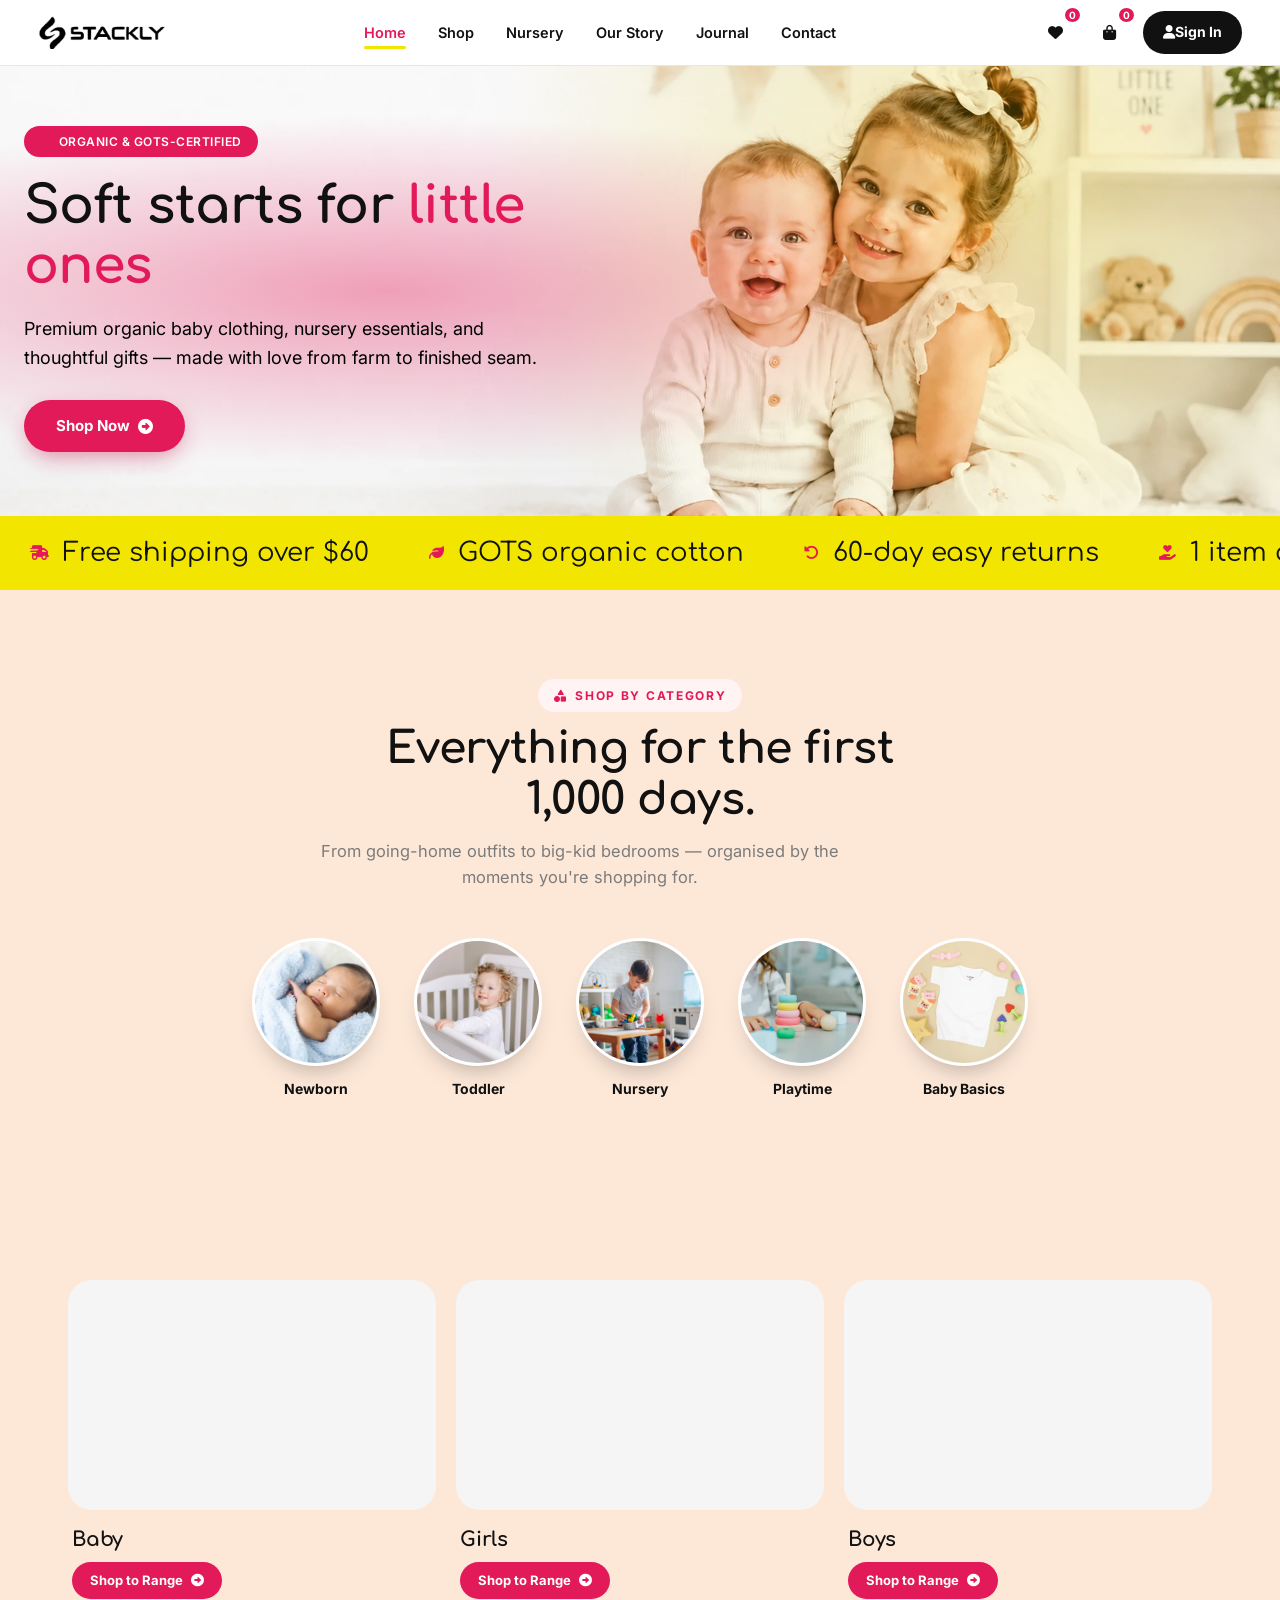
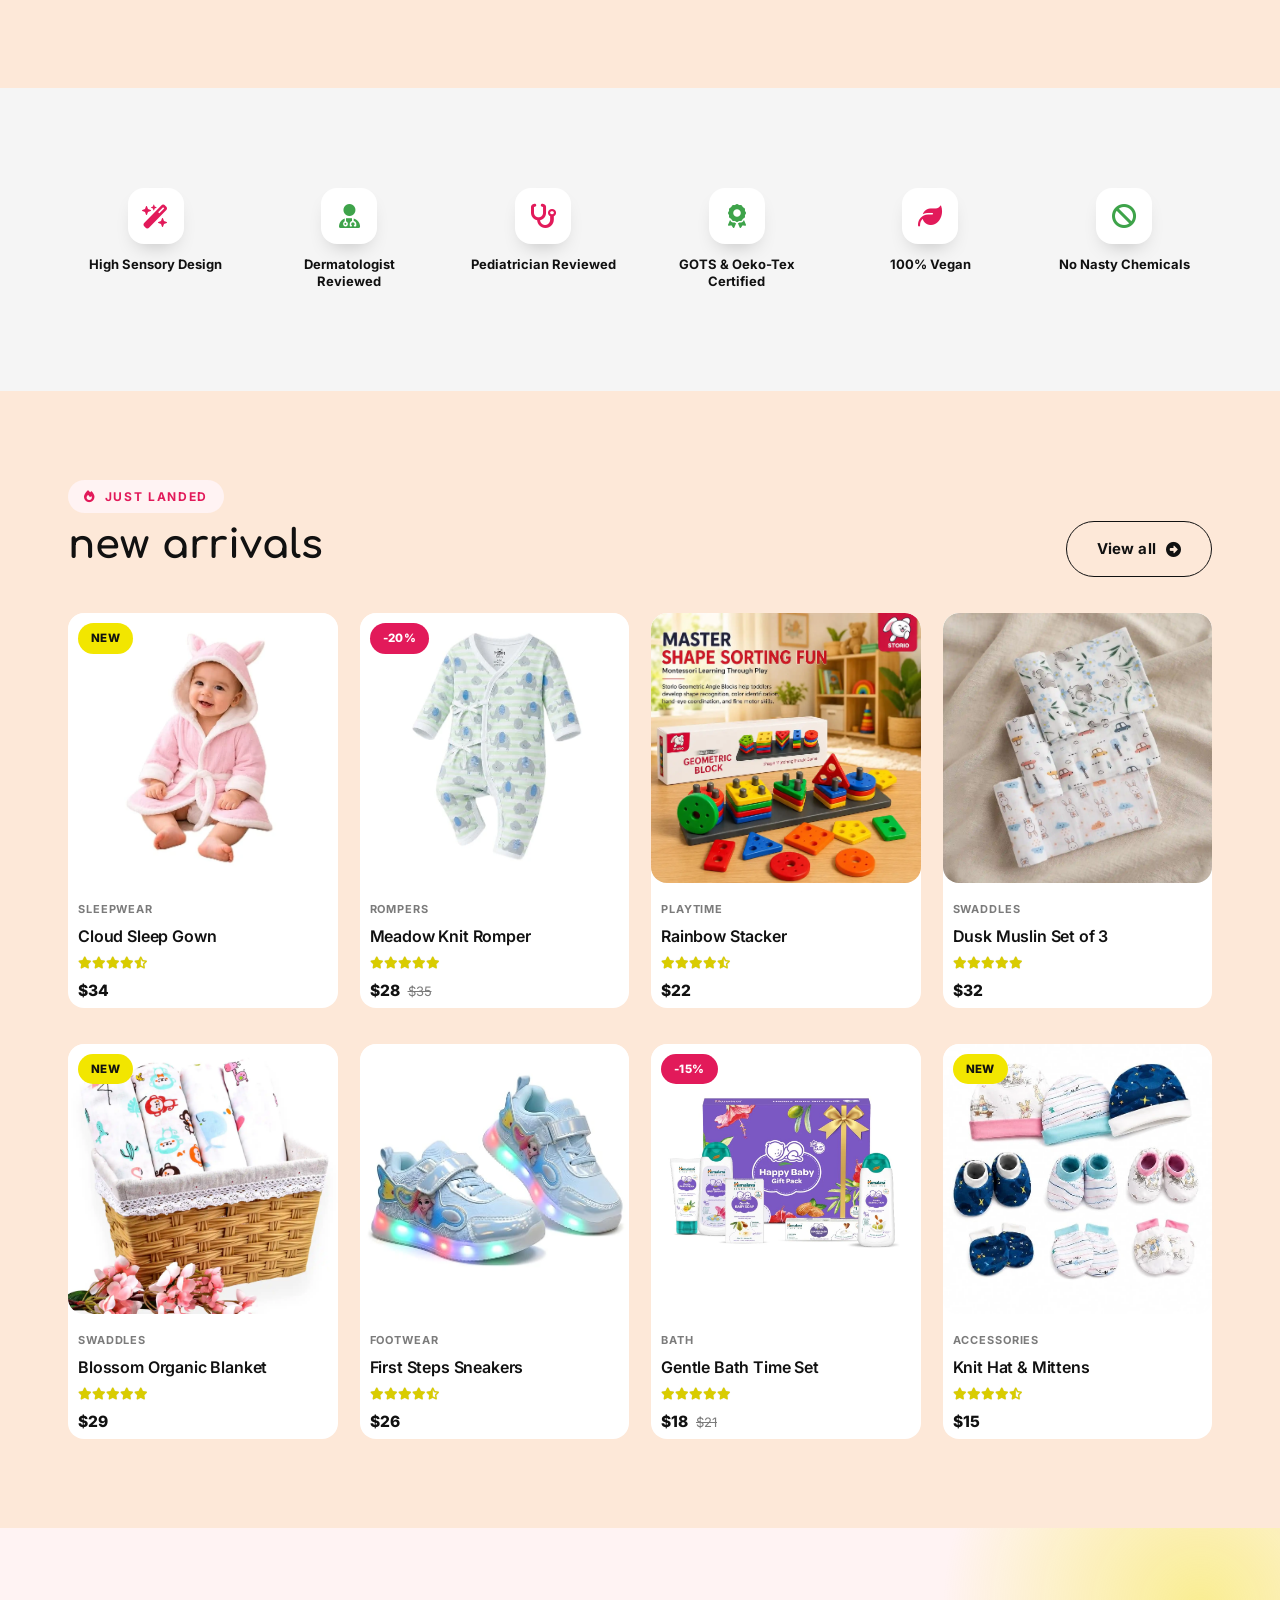
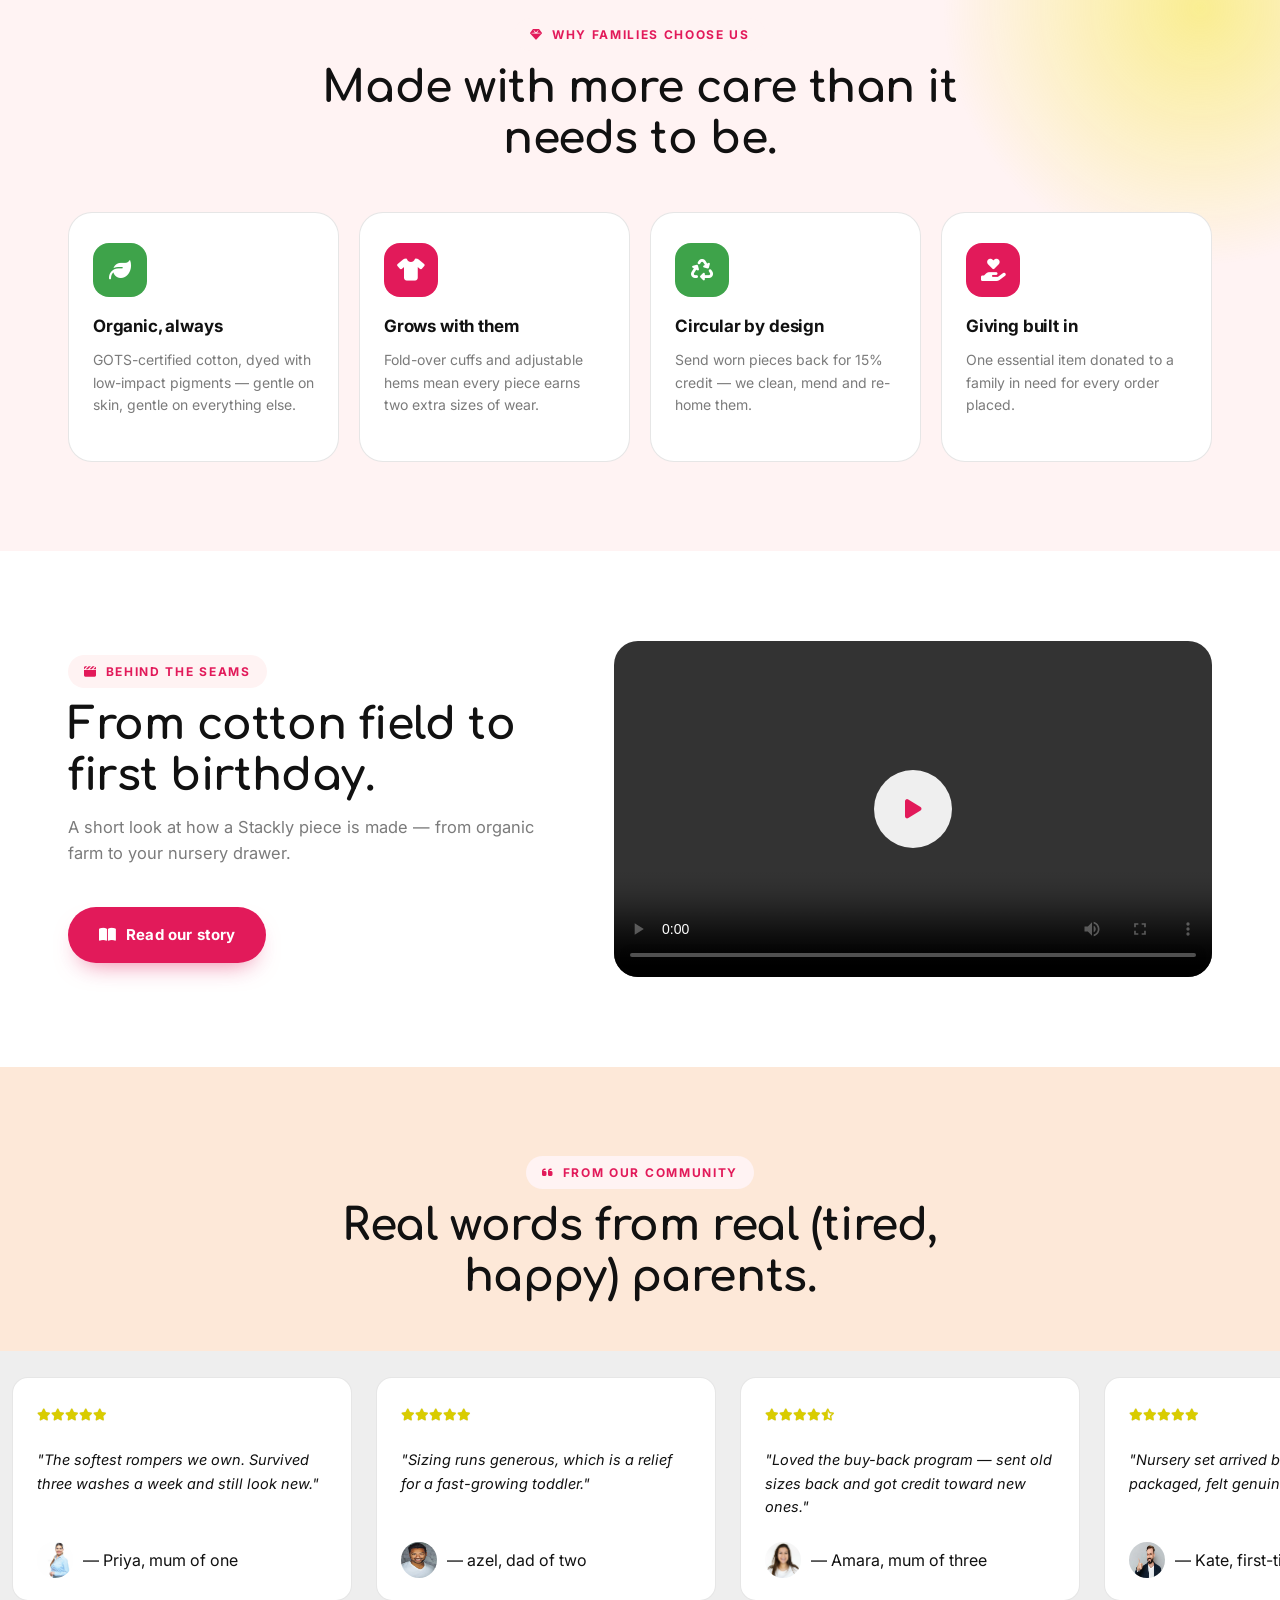
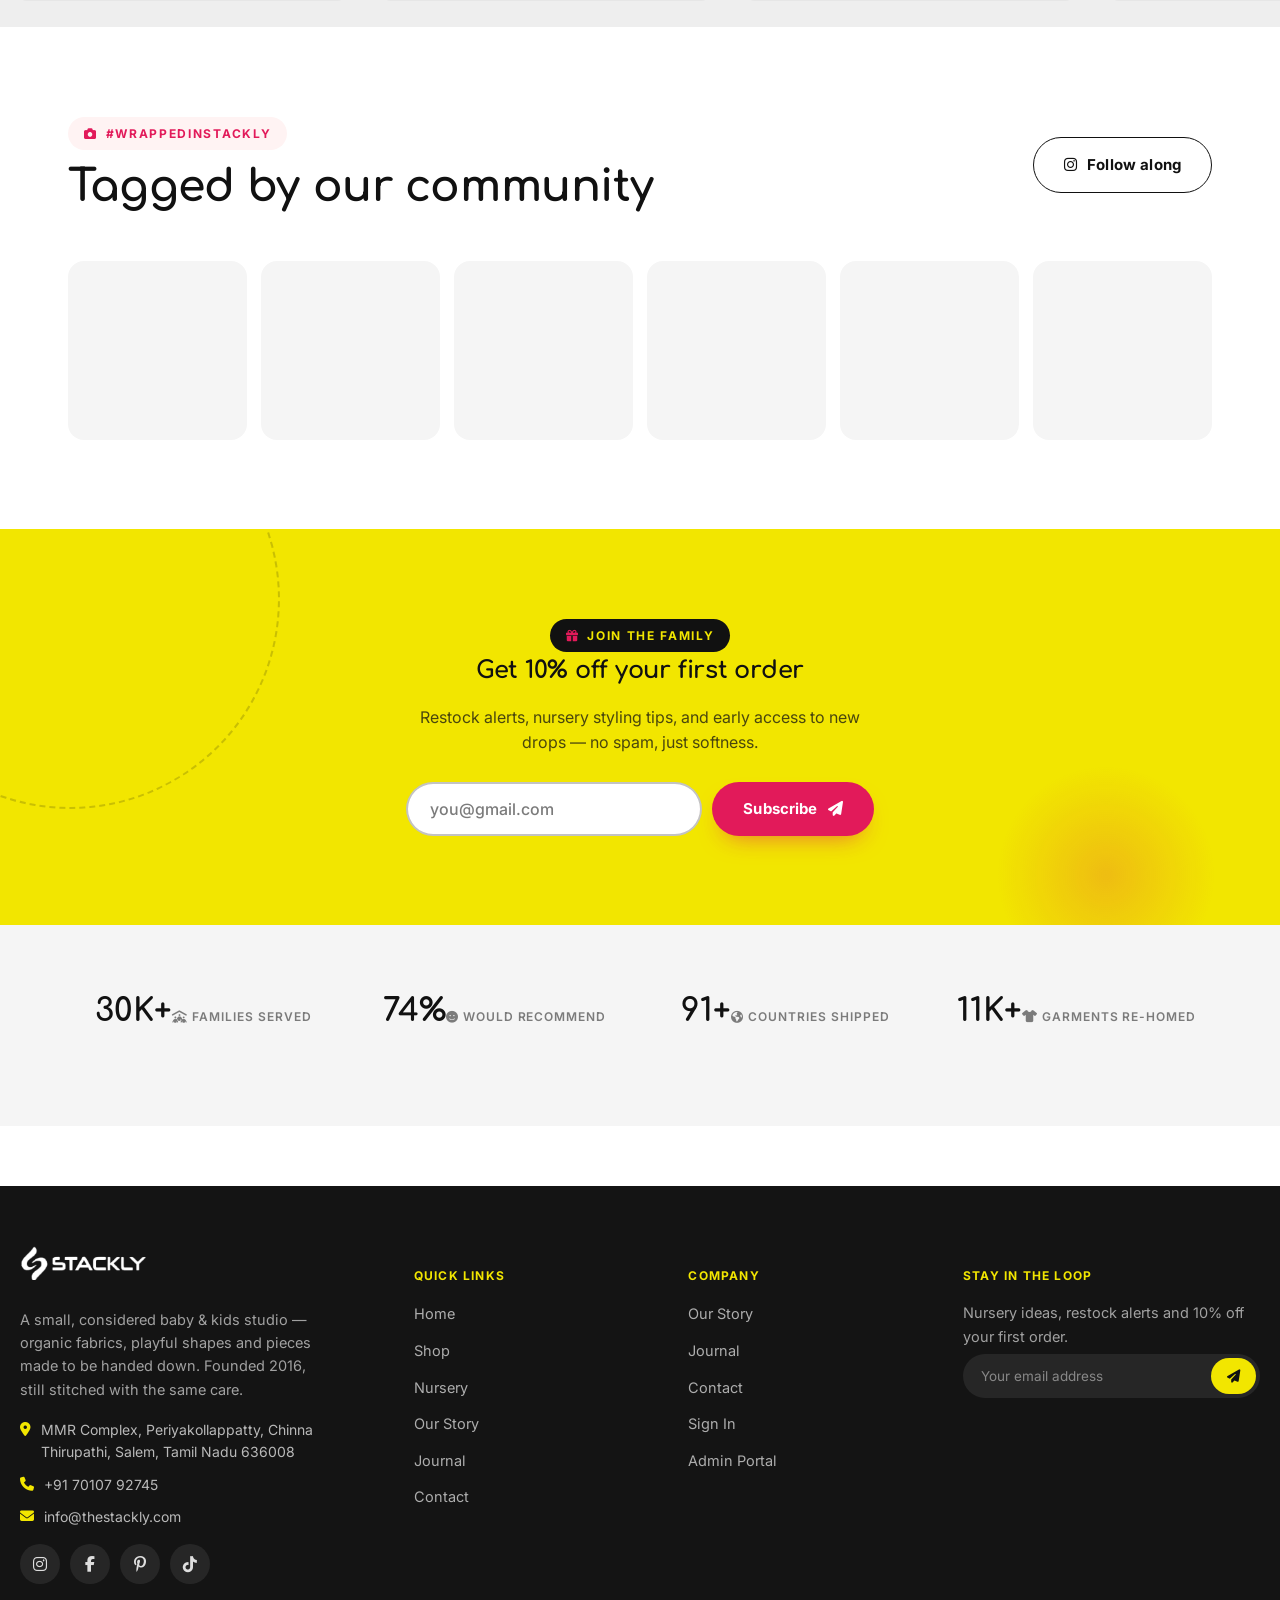
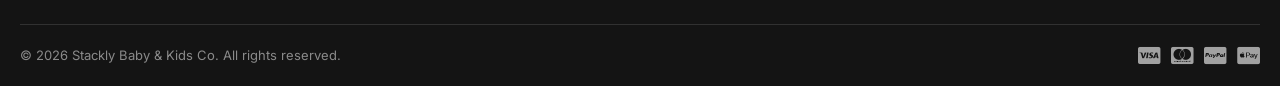
<file: index.html>
<!DOCTYPE html>
<html lang="en">
<head>
<meta charset="UTF-8">
<meta name="viewport" content="width=device-width, initial-scale=1, viewport-fit=cover">
<title>Stackly — Premium Baby &amp; Kids Essentials</title>
<meta name="description" content="Organic, playful baby and kids clothing, nursery decor and gifts — made to be handed down.">
<link rel="preconnect" href="https://fonts.googleapis.com">
<link rel="stylesheet" href="https://cdnjs.cloudflare.com/ajax/libs/font-awesome/6.5.2/css/all.min.css">
<link rel="stylesheet" href="css/style.css">
<link rel="stylesheet" href="css/home.css">
<link rel="preload" as="image" href="Assets/Hero_bg.webp">
</head>
<body>

<header class="site-header">
    <div class="header-inner">
      <div class="header-side left">
        <nav class="main-nav" aria-label="Primary">
          <a href="index.html">Home</a>
          <a href="shop.html">Shop</a>
          <a href="nursery.html">Nursery</a>
          <a href="about.html">Our Story</a>
          <a href="blog.html">Journal</a>
          <a href="contact.html">Contact</a>
        </nav>
      </div>

      <a href="index.html" class="brand">
        <img src="Assets/logo_black (6).webp" alt="Stackly" class="brand-logo">
      </a>

      <div class="header-side right">
        <button class="icon-btn hide-mobile" id="wishBtn" aria-label="Wishlist" onclick="location.href='wishlist.html'">
          <i class="fa-solid fa-heart"></i><span class="badge" id="wishBadge">0</span>
        </button>
        <button class="icon-btn hide-mobile" id="cartBtn" aria-label="Cart" onclick="location.href='cart.html'">
          <i class="fa-solid fa-bag-shopping"></i><span class="badge" id="cartBadge">0</span>
        </button>
        <a href="login.html" class="btn-signin hide-mobile"><i class="fa-solid fa-user"></i><span>Sign In</span></a>
        <button class="hamburger" id="hamburger" aria-label="Open menu" aria-expanded="false">
          <span></span><span></span><span></span>
        </button>
      </div>
    </div>
</header>

<div class="mobile-nav" id="mobileNav">
    <div class="scrim"></div>
    <div class="panel">
      <div class="mobile-nav-top">
        <a href="index.html" class="brand">
          <img src="Assets/logo_black (6).webp" alt="Stackly" class="mobile-brand-logo">
        </a>
        <button class="mobile-close" id="mobileNavClose" aria-label="Close menu"><i class="fa-solid fa-xmark"></i></button>
      </div>
      <ul>
        <li><a href="index.html"><span>Home</span><i class="fa-solid fa-circle-right"></i></a></li>
        <li><a href="shop.html"><span>Shop</span><i class="fa-solid fa-circle-right"></i></a></li>
        <li><a href="nursery.html"><span>Nursery</span><i class="fa-solid fa-circle-right"></i></a></li>
        <li><a href="about.html"><span>Our Story</span><i class="fa-solid fa-circle-right"></i></a></li>
        <li><a href="blog.html"><span>Journal</span><i class="fa-solid fa-circle-right"></i></a></li>
        <li><a href="contact.html"><span>Contact</span><i class="fa-solid fa-circle-right"></i></a></li>
      </ul>
      <div class="mobile-nav-actions">
        <a href="wishlist.html" class="btn btn-outline btn-block"><i class="fa-solid fa-heart"></i> Wishlist <span class="badge" id="wishBadgeMob">0</span></a>
        <a href="cart.html" class="btn btn-outline btn-block"><i class="fa-solid fa-bag-shopping"></i> My Bag <span class="badge" id="cartBadgeMob">0</span></a>
        <a href="login.html" class="btn btn-primary btn-block"><i class="fa-solid fa-user"></i> Sign In</a>
      </div>
      <div class="mobile-nav-foot">
        <a href="404.html" data-social-404 aria-label="Instagram"><i class="fa-brands fa-instagram"></i></a>
        <a href="404.html" data-social-404 aria-label="Facebook"><i class="fa-brands fa-facebook-f"></i></a>
        <a href="404.html" data-social-404 aria-label="Pinterest"><i class="fa-brands fa-pinterest-p"></i></a>
        <a href="404.html" data-social-404 aria-label="TikTok"><i class="fa-brands fa-tiktok"></i></a>
      </div>
    </div>
</div>

<main>

<!-- ============ 1. HERO ============ -->
<section class="hero">
  <div class="hero-svg-decor">
    <!-- Layer 1: Morphing blobs -->
    <svg class="hsd-layer-blobs" viewBox="0 0 400 600" preserveAspectRatio="xMidYMid slice" fill="none">
      <path class="blob-a" d="M-40,180 Q60,80 180,120 Q280,160 340,60 Q400,-20 440,100 Q480,220 380,280 Q280,340 200,300 Q100,260 40,320 Q-40,380 -40,180Z" fill="var(--pink)" opacity=".08"/>
      <path class="blob-b" d="M320,420 Q400,340 460,400 Q520,460 480,540 Q440,620 360,580 Q280,540 300,460 Q320,400 320,420Z" fill="var(--yellow)" opacity=".1"/>
      <path class="blob-c" d="M-20,440 Q40,380 120,420 Q200,460 180,540 Q160,620 80,580 Q0,540 -20,440Z" fill="var(--pink)" opacity=".06"/>
    </svg>
    <!-- Layer 2: Wave curves -->
    <svg class="hsd-layer-waves" viewBox="0 0 400 600" preserveAspectRatio="xMidYMid slice" fill="none">
      <path d="M-20,520 Q80,480 160,500 Q240,520 320,490 Q400,460 440,500 L440,620 L-20,620Z" fill="var(--pink)" opacity=".06"/>
      <path d="M-20,550 Q60,520 140,540 Q220,560 300,530 Q380,500 440,530 L440,620 L-20,620Z" fill="var(--yellow)" opacity=".05"/>
      <path d="M-20,575 Q100,555 180,570 Q260,585 340,565 Q420,545 440,565 L440,620 L-20,620Z" fill="var(--pink)" opacity=".04"/>
    </svg>
    <!-- Layer 3: Floating circles -->
    <svg class="hsd-layer-circles" viewBox="0 0 400 600" preserveAspectRatio="xMidYMid slice" fill="none">
      <circle class="fc" cx="320" cy="100" r="45" fill="var(--pink)" opacity=".1"/>
      <circle class="fc" cx="60" cy="200" r="28" fill="var(--yellow)" opacity=".12"/>
      <circle class="fc" cx="260" cy="320" r="18" fill="var(--pink)" opacity=".08"/>
      <circle class="fc" cx="140" cy="140" r="12" fill="var(--yellow)" opacity=".1"/>
      <circle class="fc" cx="350" cy="400" r="32" fill="var(--pink)" opacity=".07"/>
      <circle class="fc" cx="80" cy="450" r="22" fill="var(--yellow)" opacity=".09"/>
      <circle class="fc" cx="200" cy="80" r="10" fill="var(--pink)" opacity=".1"/>
      <circle class="fc" cx="300" cy="240" r="8" fill="var(--yellow)" opacity=".12"/>
    </svg>
    <!-- Layer 4: Twinkling stars -->
    <svg class="hsd-layer-stars" viewBox="0 0 400 600" preserveAspectRatio="xMidYMid slice" fill="none">
      <path class="tw" d="M340,60 L344,72 L356,72 L346,80 L350,92 L340,84 L330,92 L334,80 L324,72 L336,72Z" fill="var(--yellow)" opacity=".3"/>
      <path class="tw" d="M80,100 L83,108 L91,108 L85,113 L87,121 L80,116 L73,121 L75,113 L69,108 L77,108Z" fill="var(--pink)" opacity=".25"/>
      <path class="tw" d="M300,280 L303,288 L311,288 L305,293 L307,301 L300,296 L293,301 L295,293 L289,288 L297,288Z" fill="var(--yellow)" opacity=".2"/>
      <path class="tw" d="M50,380 L53,388 L61,388 L55,393 L57,401 L50,396 L43,401 L45,393 L39,388 L47,388Z" fill="var(--pink)" opacity=".22"/>
      <path class="tw" d="M220,500 L223,508 L231,508 L225,513 L227,521 L220,516 L213,521 L215,513 L209,508 L217,508Z" fill="var(--yellow)" opacity=".18"/>
      <path class="tw" d="M380,200 L382,206 L388,206 L383,210 L385,216 L380,212 L375,216 L377,210 L372,206 L378,206Z" fill="var(--pink)" opacity=".2"/>
    </svg>
    <!-- Layer 5: Dot grid -->
    <svg class="hsd-layer-dots" viewBox="0 0 400 600" preserveAspectRatio="xMidYMid slice" fill="none">
      <circle cx="40" cy="60" r="2" fill="var(--pink)" opacity=".2"/>
      <circle cx="80" cy="60" r="2" fill="var(--pink)" opacity=".15"/>
      <circle cx="120" cy="60" r="2" fill="var(--pink)" opacity=".2"/>
      <circle cx="160" cy="60" r="2" fill="var(--pink)" opacity=".15"/>
      <circle cx="200" cy="60" r="2" fill="var(--pink)" opacity=".2"/>
      <circle cx="240" cy="60" r="2" fill="var(--pink)" opacity=".15"/>
      <circle cx="280" cy="60" r="2" fill="var(--pink)" opacity=".2"/>
      <circle cx="320" cy="60" r="2" fill="var(--pink)" opacity=".15"/>
      <circle cx="360" cy="60" r="2" fill="var(--pink)" opacity=".2"/>
      <circle cx="60" cy="100" r="2" fill="var(--pink)" opacity=".15"/>
      <circle cx="100" cy="100" r="2" fill="var(--pink)" opacity=".2"/>
      <circle cx="140" cy="100" r="2" fill="var(--pink)" opacity=".15"/>
      <circle cx="180" cy="100" r="2" fill="var(--pink)" opacity=".2"/>
      <circle cx="220" cy="100" r="2" fill="var(--pink)" opacity=".15"/>
      <circle cx="260" cy="100" r="2" fill="var(--pink)" opacity=".2"/>
      <circle cx="300" cy="100" r="2" fill="var(--pink)" opacity=".15"/>
      <circle cx="340" cy="100" r="2" fill="var(--pink)" opacity=".2"/>
      <circle cx="40" cy="140" r="2" fill="var(--pink)" opacity=".2"/>
      <circle cx="80" cy="140" r="2" fill="var(--pink)" opacity=".15"/>
      <circle cx="120" cy="140" r="2" fill="var(--pink)" opacity=".2"/>
      <circle cx="160" cy="140" r="2" fill="var(--pink)" opacity=".15"/>
      <circle cx="200" cy="140" r="2" fill="var(--pink)" opacity=".2"/>
      <circle cx="240" cy="140" r="2" fill="var(--pink)" opacity=".15"/>
      <circle cx="280" cy="140" r="2" fill="var(--pink)" opacity=".2"/>
      <circle cx="320" cy="140" r="2" fill="var(--pink)" opacity=".15"/>
      <circle cx="360" cy="140" r="2" fill="var(--pink)" opacity=".2"/>
      <circle cx="60" cy="180" r="2" fill="var(--pink)" opacity=".15"/>
      <circle cx="100" cy="180" r="2" fill="var(--pink)" opacity=".2"/>
      <circle cx="140" cy="180" r="2" fill="var(--pink)" opacity=".15"/>
      <circle cx="180" cy="180" r="2" fill="var(--pink)" opacity=".2"/>
      <circle cx="220" cy="180" r="2" fill="var(--pink)" opacity=".15"/>
      <circle cx="260" cy="180" r="2" fill="var(--pink)" opacity=".2"/>
      <circle cx="300" cy="180" r="2" fill="var(--pink)" opacity=".15"/>
      <circle cx="340" cy="180" r="2" fill="var(--pink)" opacity=".2"/>
    </svg>
  </div>
  <div class="hero-content">
    <span class="eyebrow"><i class="fa-solid fa-leaf"></i> Organic &amp; GOTS-Certified</span>
    <h1>Soft starts for <span style="color:var(--pink);">little ones</span></h1>
    <p>Premium organic baby clothing, nursery essentials, and thoughtful gifts — made with love from farm to finished seam.</p>
    <a href="404.html" class="hero-shop-btn">Shop Now <i class="fa-solid fa-circle-right"></i></a>
  </div>
</section>

<!-- ============ 2. MARQUEE ============ -->
<section class="marquee-strip" aria-label="Highlights">
  <div class="marquee-track">
    <span><i class="fa-solid fa-truck-fast"></i> Free shipping over $60</span>
    <span><i class="fa-solid fa-leaf"></i> GOTS organic cotton</span>
    <span><i class="fa-solid fa-rotate-left"></i> 60-day easy returns</span>
    <span><i class="fa-solid fa-hand-holding-heart"></i> 1 item donated per order</span>
    <span><i class="fa-solid fa-truck-fast"></i> Free shipping over $60</span>
    <span><i class="fa-solid fa-leaf"></i> GOTS organic cotton</span>
    <span><i class="fa-solid fa-rotate-left"></i> 60-day easy returns</span>
    <span><i class="fa-solid fa-hand-holding-heart"></i> 1 item donated per order</span>
  </div>
</section>

<!-- ============ 3. SHOP BY CATEGORY — circular promo tiles ============ -->
<section class="section" style="background:#FDE8D8;">
  <div class="container">
    <div class="section-head center" style="margin-left:auto;margin-right:auto;">
      <span class="eyebrow"><i class="fa-solid fa-shapes"></i> Shop by category</span>
      <h2>Everything for the first 1,000&nbsp;days.</h2>
      <p>From going-home outfits to big-kid bedrooms — organised by the moments you're shopping for.</p>
    </div>
    <div class="promo-tiles stagger">
      <a href="404.html" class="promo-tile reveal-scale">
        <span class="pt-img"><img src="Assets/Newborn.webp" alt="Newborn clothing"></span>
        <span class="pt-lbl">Newborn</span>
      </a>
      <a href="404.html" class="promo-tile reveal-scale">
        <span class="pt-img"><img src="Assets/toddler.webp" alt="Toddler playwear"></span>
        <span class="pt-lbl">Toddler</span>
      </a>
      <a href="nursery.html" class="promo-tile reveal-scale">
        <span class="pt-img"><img src="Assets/Nursery.webp" alt="Nursery decor"></span>
        <span class="pt-lbl">Nursery</span>
      </a>
      <a href="404.html" class="promo-tile reveal-scale">
        <span class="pt-img"><img src="Assets/Playtime.webp" alt="Toys"></span>
        <span class="pt-lbl">Playtime</span>
      </a>
      <a href="404.html" class="promo-tile reveal-scale">
        <span class="pt-img"><img src="Assets/baby_basics.webp" alt="Swaddles and basics"></span>
        <span class="pt-lbl">Baby Basics</span>
      </a>
    </div>
  </div>
</section>

<!-- ============ 4. BIG CATEGORY TILES (Baby / Girls / Boys) ============ -->
<section class="section" style="background:#FDE8D8;">
  <div class="container">
    <div class="cat-tiles stagger">
      <div class="cat-tile-wrap reveal-scale">
        <a href="404.html" class="cat-tile">
          <video src="Assets/baby-laughing-compressed.mp4" autoplay loop muted playsinline translate="no" disablePictureInPicture disableRemotePlayback controlsList="nodownload noplaybackrate noremoteplayback nopictureinpicture" alt="Baby"></video>
        </a>
        <span class="ct-copy"><h4>Baby</h4><a href="404.html">Shop to Range <i class="fa-solid fa-circle-right"></i></a></span>
      </div>
      <div class="cat-tile-wrap reveal-scale">
        <a href="404.html" class="cat-tile">
          <video src="Assets/girl.mp4" autoplay loop muted playsinline translate="no" disablePictureInPicture disableRemotePlayback controlsList="nodownload noplaybackrate noremoteplayback nopictureinpicture" alt="Baby"></video>
        </a>
        <span class="ct-copy"><h4>Girls</h4><a href="404.html">Shop to Range <i class="fa-solid fa-circle-right"></i></a></span>
      </div>
      <div class="cat-tile-wrap reveal-scale">
        <a href="404.html" class="cat-tile">
           <video src="Assets/boy.mp4" autoplay loop muted playsinline translate="no" disablePictureInPicture disableRemotePlayback controlsList="nodownload noplaybackrate noremoteplayback nopictureinpicture" alt="Baby"></video>
        </a>
        <span class="ct-copy"><h4>Boys</h4><a href="404.html">Shop to Range <i class="fa-solid fa-circle-right"></i></a></span>
      </div>
    </div>
  </div>
</section>

<!-- ============ 5. TRUST BADGES ============ -->
<section class="trust-strip section">
  <div class="container">
    <div class="trust-grid stagger">
      <div class="trust-item reveal-scale"><div class="ti-icon"><i class="fa-solid fa-wand-magic-sparkles"></i></div><span>High Sensory Design</span></div>
      <div class="trust-item reveal-scale"><div class="ti-icon"><i class="fa-solid fa-user-doctor"></i></div><span>Dermatologist Reviewed</span></div>
      <div class="trust-item reveal-scale"><div class="ti-icon"><i class="fa-solid fa-stethoscope"></i></div><span>Pediatrician Reviewed</span></div>
      <div class="trust-item reveal-scale"><div class="ti-icon"><i class="fa-solid fa-award"></i></div><span>GOTS &amp; Oeko-Tex Certified</span></div>
      <div class="trust-item reveal-scale"><div class="ti-icon"><i class="fa-solid fa-leaf"></i></div><span>100% Vegan</span></div>
      <div class="trust-item reveal-scale"><div class="ti-icon"><i class="fa-solid fa-ban"></i></div><span>No Nasty Chemicals</span></div>
    </div>
  </div>
</section>

<!-- ============ 6. NEW ARRIVALS ============ -->
<section class="section newarr-section">
  <div class="container">
    <div class="newarr-head">
      <div>
        <span class="eyebrow"><i class="fa-solid fa-fire"></i> Just landed</span>
        <h2>new arrivals</h2>
      </div>
      <a href="404.html" class="btn btn-outline">View all <i class="fa-solid fa-circle-right"></i></a>
    </div>

    <div class="product-row">
      <article class="product-card reveal">
        <div class="product-media">
          <span class="chip chip-new" style="position:absolute;left:10px;top:10px;z-index:2;">New</span>
          <img src="Assets/sleep_gown.webp" alt="Organic cotton sleep gown">
          <div class="product-actions">
            <button data-wish aria-label="Add to wishlist"><i class="fa-solid fa-heart"></i></button>
            <button data-cart aria-label="Add to bag"><i class="fa-solid fa-bag-shopping"></i></button>
          </div>
        </div>
        <div class="product-info">
          <span class="p-cat">Sleepwear</span>
          <h4>Cloud Sleep Gown</h4>
          <div class="stars"><i class="fa-solid fa-star"></i><i class="fa-solid fa-star"></i><i class="fa-solid fa-star"></i><i class="fa-solid fa-star"></i><i class="fa-solid fa-star-half-stroke"></i></div>
          <div class="product-price"><span class="now">$34</span></div>
        </div>
      </article>

      <article class="product-card reveal">
        <div class="product-media">
          <span class="chip chip-sale" style="position:absolute;left:10px;top:10px;z-index:2;">-20%</span>
          <img src="Assets/Romber.webp" alt="Knit romper set">
          <div class="product-actions">
            <button data-wish aria-label="Add to wishlist"><i class="fa-solid fa-heart"></i></button>
            <button data-cart aria-label="Add to bag"><i class="fa-solid fa-bag-shopping"></i></button>
          </div>
        </div>
        <div class="product-info">
          <span class="p-cat">Rompers</span>
          <h4>Meadow Knit Romper</h4>
          <div class="stars"><i class="fa-solid fa-star"></i><i class="fa-solid fa-star"></i><i class="fa-solid fa-star"></i><i class="fa-solid fa-star"></i><i class="fa-solid fa-star"></i></div>
          <div class="product-price"><span class="now">$28</span><span class="was">$35</span></div>
        </div>
      </article>

      <article class="product-card reveal">
        <div class="product-media">
          <img src="Assets/stacker.webp" alt="Wooden stacking toy">
          <div class="product-actions">
            <button data-wish aria-label="Add to wishlist"><i class="fa-solid fa-heart"></i></button>
            <button data-cart aria-label="Add to bag"><i class="fa-solid fa-bag-shopping"></i></button>
          </div>
        </div>
        <div class="product-info">
          <span class="p-cat">Playtime</span>
          <h4>Rainbow Stacker</h4>
          <div class="stars"><i class="fa-solid fa-star"></i><i class="fa-solid fa-star"></i><i class="fa-solid fa-star"></i><i class="fa-solid fa-star"></i><i class="fa-solid fa-star-half-stroke"></i></div>
          <div class="product-price"><span class="now">$22</span></div>
        </div>
      </article>

      <article class="product-card reveal">
        <div class="product-media">
          <img src="Assets/Muslin.webp" alt="Muslin swaddle blanket set">
          <div class="product-actions">
            <button data-wish aria-label="Add to wishlist"><i class="fa-solid fa-heart"></i></button>
            <button data-cart aria-label="Add to bag"><i class="fa-solid fa-bag-shopping"></i></button>
          </div>
        </div>
        <div class="product-info">
          <span class="p-cat">Swaddles</span>
          <h4>Dusk Muslin Set of 3</h4>
          <div class="stars"><i class="fa-solid fa-star"></i><i class="fa-solid fa-star"></i><i class="fa-solid fa-star"></i><i class="fa-solid fa-star"></i><i class="fa-solid fa-star"></i></div>
          <div class="product-price"><span class="now">$32</span></div>
        </div>
      </article>
    </div>

    <div class="product-row">
      <article class="product-card reveal">
        <div class="product-media">
          <span class="chip chip-new" style="position:absolute;left:10px;top:10px;z-index:2;">New</span>
          <img src="Assets/blanket.webp" alt="Organic baby blanket">
          <div class="product-actions">
            <button data-wish aria-label="Add to wishlist"><i class="fa-solid fa-heart"></i></button>
            <button data-cart aria-label="Add to bag"><i class="fa-solid fa-bag-shopping"></i></button>
          </div>
        </div>
        <div class="product-info">
          <span class="p-cat">Swaddles</span>
          <h4>Blossom Organic Blanket</h4>
          <div class="stars"><i class="fa-solid fa-star"></i><i class="fa-solid fa-star"></i><i class="fa-solid fa-star"></i><i class="fa-solid fa-star"></i><i class="fa-solid fa-star"></i></div>
          <div class="product-price"><span class="now">$29</span></div>
        </div>
      </article>

      <article class="product-card reveal">
        <div class="product-media">
          <img src="Assets/sneakers.webp" alt="Baby sneakers">
          <div class="product-actions">
            <button data-wish aria-label="Add to wishlist"><i class="fa-solid fa-heart"></i></button>
            <button data-cart aria-label="Add to bag"><i class="fa-solid fa-bag-shopping"></i></button>
          </div>
        </div>
        <div class="product-info">
          <span class="p-cat">Footwear</span>
          <h4>First Steps Sneakers</h4>
          <div class="stars"><i class="fa-solid fa-star"></i><i class="fa-solid fa-star"></i><i class="fa-solid fa-star"></i><i class="fa-solid fa-star"></i><i class="fa-solid fa-star-half-stroke"></i></div>
          <div class="product-price"><span class="now">$26</span></div>
        </div>
      </article>

      <article class="product-card reveal">
        <div class="product-media">
          <span class="chip chip-sale" style="position:absolute;left:10px;top:10px;z-index:2;">-15%</span>
          <img src="Assets/bath_time.webp" alt="Baby bath set">
          <div class="product-actions">
            <button data-wish aria-label="Add to wishlist"><i class="fa-solid fa-heart"></i></button>
            <button data-cart aria-label="Add to bag"><i class="fa-solid fa-bag-shopping"></i></button>
          </div>
        </div>
        <div class="product-info">
          <span class="p-cat">Bath</span>
          <h4>Gentle Bath Time Set</h4>
          <div class="stars"><i class="fa-solid fa-star"></i><i class="fa-solid fa-star"></i><i class="fa-solid fa-star"></i><i class="fa-solid fa-star"></i><i class="fa-solid fa-star"></i></div>
          <div class="product-price"><span class="now">$18</span><span class="was">$21</span></div>
        </div>
      </article>

      <article class="product-card reveal">
        <div class="product-media">
          <span class="chip chip-new" style="position:absolute;left:10px;top:10px;z-index:2;">New</span>
          <img src="Assets/Hat_and_mittens.webp" alt="Baby hat and mittens">
          <div class="product-actions">
            <button data-wish aria-label="Add to wishlist"><i class="fa-solid fa-heart"></i></button>
            <button data-cart aria-label="Add to bag"><i class="fa-solid fa-bag-shopping"></i></button>
          </div>
        </div>
        <div class="product-info">
          <span class="p-cat">Accessories</span>
          <h4>Knit Hat & Mittens</h4>
          <div class="stars"><i class="fa-solid fa-star"></i><i class="fa-solid fa-star"></i><i class="fa-solid fa-star"></i><i class="fa-solid fa-star"></i><i class="fa-solid fa-star-half-stroke"></i></div>
          <div class="product-price"><span class="now">$15</span></div>
        </div>
      </article>
    </div>
  </div>
</section>

<!-- ============ 7. WHY BLOOMWICK ============ -->
<section class="section why-section">
  <div class="blob why-blob floaty-slow"></div>
  <div class="container">
    <div class="section-head center" style="margin-left:auto;margin-right:auto;">
      <span class="eyebrow"><i class="fa-solid fa-gem"></i> Why families choose us</span>
      <h2>Made with more care than it needs to be.</h2>
    </div>
    <div class="why-grid stagger">
      <div class="tilt-card why-card reveal-scale">
        <div class="tilt-inner">
          <div class="why-icon"><i class="fa-solid fa-leaf"></i></div>
          <h4>Organic, always</h4>
          <p>GOTS-certified cotton, dyed with low-impact pigments — gentle on skin, gentle on everything else.</p>
        </div>
      </div>
      <div class="tilt-card why-card reveal-scale">
        <div class="tilt-inner">
          <div class="why-icon"><i class="fa-solid fa-shirt"></i></div>
          <h4>Grows with them</h4>
          <p>Fold-over cuffs and adjustable hems mean every piece earns two extra sizes of wear.</p>
        </div>
      </div>
      <div class="tilt-card why-card reveal-scale">
        <div class="tilt-inner">
          <div class="why-icon"><i class="fa-solid fa-recycle"></i></div>
          <h4>Circular by design</h4>
          <p>Send worn pieces back for 15% credit — we clean, mend and re-home them.</p>
        </div>
      </div>
      <div class="tilt-card why-card reveal-scale">
        <div class="tilt-inner">
          <div class="why-icon"><i class="fa-solid fa-hand-holding-heart"></i></div>
          <h4>Giving built in</h4>
          <p>One essential item donated to a family in need for every order placed.</p>
        </div>
      </div>
    </div>
  </div>
</section>

<!-- ============ 8. LIFESTYLE VIDEO ============ -->
<section class="section">
  <div class="container video-grid">
    <div class="section-head" style="margin-bottom:0;">
      <span class="eyebrow"><i class="fa-solid fa-clapperboard"></i> Behind the seams</span>
      <h2>From cotton field to first birthday.</h2>
      <p>A short look at how a Stackly piece is made — from organic farm to your nursery drawer.</p>
      <a href="about.html" class="btn btn-primary mt-3"><i class="fa-solid fa-book-open"></i> Read our story</a>
    </div>
    <div class="video-frame reveal-scale">
      <video preload="metadata" playsinline controls translate="no" disablePictureInPicture disableRemotePlayback controlsList="nodownload noplaybackrate noremoteplayback nopictureinpicture">
        <source src="Assets/Birthday_video.mp4" type="video/mp4">
      </video>
      <button class="play-btn" aria-label="Play video"><i class="fa-solid fa-play"></i></button>
    </div>
  </div>
</section>

<!-- ============ 9. TESTIMONIALS MARQUEE ============ -->
<section class="section testi-section">
  <div class="container">
    <div class="section-head center">
      <span class="eyebrow"><i class="fa-solid fa-quote-left"></i> From our community</span>
      <h2>Real words from real (tired, happy) parents.</h2>
    </div>
  </div>
  <div class="marquee-strip testi-strip">
    <div class="marquee-track" style="animation-duration:38s;">
      <div class="testi-card"><div class="stars"><i class="fa-solid fa-star"></i><i class="fa-solid fa-star"></i><i class="fa-solid fa-star"></i><i class="fa-solid fa-star"></i><i class="fa-solid fa-star"></i></div><p>"The softest rompers we own. Survived three washes a week and still look new."</p><div class="testi-author"><img class="testi-avatar" src="Assets/Meera.webp" alt="Meera"><span>— Priya, mum of one</span></div></div>
      <div class="testi-card"><div class="stars"><i class="fa-solid fa-star"></i><i class="fa-solid fa-star"></i><i class="fa-solid fa-star"></i><i class="fa-solid fa-star"></i><i class="fa-solid fa-star"></i></div><p>"Sizing runs generous, which is a relief for a fast-growing toddler."</p><div class="testi-author"><img class="testi-avatar" src="Assets/Rahul.webp" alt="Rahul"><span>— azel, dad of two</span></div></div>
      <div class="testi-card"><div class="stars"><i class="fa-solid fa-star"></i><i class="fa-solid fa-star"></i><i class="fa-solid fa-star"></i><i class="fa-solid fa-star"></i><i class="fa-solid fa-star-half-stroke"></i></div><p>"Loved the buy-back program — sent old sizes back and got credit toward new ones."</p><div class="testi-author"><img class="testi-avatar" src="Assets/Anaya.webp" alt="Anaya"><span>— Amara, mum of three</span></div></div>
      <div class="testi-card"><div class="stars"><i class="fa-solid fa-star"></i><i class="fa-solid fa-star"></i><i class="fa-solid fa-star"></i><i class="fa-solid fa-star"></i><i class="fa-solid fa-star"></i></div><p>"Nursery set arrived beautifully packaged, felt genuinely premium."</p><div class="testi-author"><img class="testi-avatar" src="Assets/Daniel.webp" alt="James"><span>— Kate, first-time mum</span></div></div>
      <div class="testi-card"><div class="stars"><i class="fa-solid fa-star"></i><i class="fa-solid fa-star"></i><i class="fa-solid fa-star"></i><i class="fa-solid fa-star"></i><i class="fa-solid fa-star"></i></div><p>"The softest rompers we own. Survived three washes a week and still look new."</p><div class="testi-author"><img class="testi-avatar" src="Assets/Meera.webp" alt="Meera"><span>— Priya, mum of one</span></div></div>
      <div class="testi-card"><div class="stars"><i class="fa-solid fa-star"></i><i class="fa-solid fa-star"></i><i class="fa-solid fa-star"></i><i class="fa-solid fa-star"></i><i class="fa-solid fa-star"></i></div><p>"Sizing runs generous, which is a relief for a fast-growing toddler."</p><div class="testi-author"><img class="testi-avatar" src="Assets/Rahul.webp" alt="David"><span>— Daniel, dad of two</span></div></div>
    </div>
  </div>
</section>

<!-- ============ 10. GALLERY ============ -->
<section class="section gallery-section">
  <div class="container">
    <div class="section-head flex items-center justify-between" style="max-width:none;flex-wrap:wrap;gap:16px;">
      <div>
        <span class="eyebrow"><i class="fa-solid fa-camera"></i> #WrappedInStackly</span>
        <h2>Tagged by our community</h2>
      </div>
      <a href="404.html" data-social-404 class="btn btn-outline"><i class="fa-brands fa-instagram"></i> Follow along</a>
    </div>
    <div class="gallery-grid stagger">
      <div class="gallery-item reveal-scale"><video src="Assets/community1_compressed.mp4" muted loop autoplay playsinline style="width:100%;height:100%;object-fit:cover;"></video><span class="gallery-overlay"><i class="fa-solid fa-heart"></i> 214</span></div>
      <div class="gallery-item reveal-scale"><video src="Assets/community2..mp4" muted loop autoplay playsinline style="width:100%;height:100%;object-fit:cover;"></video><span class="gallery-overlay"><i class="fa-solid fa-heart"></i> 189</span></div>
      <div class="gallery-item reveal-scale"><video src="Assets/community3_compressed.mp4" muted loop autoplay playsinline style="width:100%;height:100%;object-fit:cover;"></video><span class="gallery-overlay"><i class="fa-solid fa-heart"></i> 302</span></div>
      <div class="gallery-item reveal-scale"><video src="Assets/community4_compressed.mp4" muted loop autoplay playsinline style="width:100%;height:100%;object-fit:cover;"></video><span class="gallery-overlay"><i class="fa-solid fa-heart"></i> 411</span></div>
      <div class="gallery-item reveal-scale"><video src="Assets/community5_compressed.mp4" muted loop autoplay playsinline style="width:100%;height:100%;object-fit:cover;"></video>
      <span class="gallery-overlay"><i class="fa-solid fa-heart"></i> 156</span></div>
      <div class="gallery-item reveal-scale"><video src="Assets/community6_compressed.mp4" muted loop autoplay playsinline style="width:100%;height:100%;object-fit:cover;"></video><span class="gallery-overlay"><i class="fa-solid fa-heart"></i> 268</span></div>
    </div>
  </div>
</section>

<!-- ============ 11. NEWSLETTER CTA ============ -->
<section class="section newsletter-section">
  <div class="blob nl-blob-a spin-slow"></div>
  <div class="blob nl-blob-b floaty"></div>
  <div class="container newsletter-inner reveal-scale">
    <span class="eyebrow" style="background:var(--ink);color:var(--yellow);"><i class="fa-solid fa-gift"></i> Join the family</span>
    <h2>Get 10% off your first order</h2>
    <p style="max-width:48ch;margin:14px auto 0;">Restock alerts, nursery styling tips, and early access to new drops — no spam, just softness.</p>
    <form class="newsletter-form" data-newsletter>
      <input type="email" required placeholder="you@gmail.com" aria-label="Email address">
      <button type="submit" class="btn btn-primary">Subscribe <i class="fa-solid fa-paper-plane"></i></button>
    </form>
    <p class="newsletter-error" data-newsletter-error style="display:none;">Only Gmail addresses are allowed</p>
  </div>
</section>

<!-- ============ 12. STATS / TRUST ============ -->
<section class="section stats-section">
  <div class="container stats-grid stagger">
    <div class="stat reveal"><span class="num" data-target="40" data-suffix="K+">0</span><span class="lbl"><i class="fa-solid fa-people-roof"></i> Families served</span></div>
    <div class="stat reveal"><span class="num" data-target="98" data-suffix="%">0</span><span class="lbl"><i class="fa-solid fa-face-smile"></i> Would recommend</span></div>
    <div class="stat reveal"><span class="num" data-target="120" data-suffix="+">0</span><span class="lbl"><i class="fa-solid fa-earth-americas"></i> Countries shipped</span></div>
    <div class="stat reveal"><span class="num" data-target="15" data-suffix="K+">0</span><span class="lbl"><i class="fa-solid fa-shirt"></i> Garments re-homed</span></div>
  </div>
</section>

</main>

<!-- ============ FOOTER ============ -->
<footer class="site-footer">
    <div class="container footer-top">
      <div class="footer-grid">
        <div class="footer-brand">
          <a href="index.html" class="brand" style="align-items:flex-start;text-align:left">
            <img src="Assets/logo_white (6).webp" alt="Stackly" class="footer-logo">
          </a>
          <p>A small, considered baby &amp; kids studio — organic fabrics, playful shapes and pieces made to be handed down. Founded 2016, still stitched with the same care.</p>
          <div class="footer-addr">
            <div><i class="fa-solid fa-location-dot"></i><span>MMR Complex, Periyakollappatty, Chinna Thirupathi, Salem, Tamil Nadu 636008</span></div>
            <div><i class="fa-solid fa-phone"></i><span>+91 70107 92745</span></div>
            <div><i class="fa-solid fa-envelope"></i><span>info@thestackly.com</span></div>
          </div>
          <div class="footer-social">
            <a href="404.html" data-social-404 aria-label="Instagram"><i class="fa-brands fa-instagram"></i></a>
            <a href="404.html" data-social-404 aria-label="Facebook"><i class="fa-brands fa-facebook-f"></i></a>
            <a href="404.html" data-social-404 aria-label="Pinterest"><i class="fa-brands fa-pinterest-p"></i></a>
            <a href="404.html" data-social-404 aria-label="TikTok"><i class="fa-brands fa-tiktok"></i></a>
          </div>
        </div>

        <div class="footer-col">
          <h5>Quick Links <i class="fa-solid fa-circle-down show-mobile"></i></h5>
          <ul>
            <li><a href="index.html">Home</a></li>
            <li><a href="shop.html">Shop</a></li>
            <li><a href="nursery.html">Nursery</a></li>
            <li><a href="about.html">Our Story</a></li>
            <li><a href="blog.html">Journal</a></li>
            <li><a href="contact.html">Contact</a></li>
          </ul>
        </div>

        <div class="footer-col">
          <h5>Company <i class="fa-solid fa-circle-down show-mobile"></i></h5>
          <ul>
            <li><a href="404.html">Our Story</a></li>
            <li><a href="404.html">Journal</a></li>
            <li><a href="404.html">Contact</a></li>
            <li><a href="404.html">Sign In</a></li>
            <li><a href="404.html">Admin Portal</a></li>
          </ul>
        </div>

        <div class="footer-col">
          <h5>Stay in the Loop <i class="fa-solid fa-circle-down show-mobile"></i></h5>
          <ul>
            <li style="color:rgba(255,255,255,.6);font-size:14.5px;">Nursery ideas, restock alerts and 10% off your first order.</li>
          </ul>
          <form class="newsletter-mini" data-newsletter>
            <input type="email" required placeholder="Your email address" aria-label="Email address">
            <button type="submit" aria-label="Subscribe"><i class="fa-solid fa-paper-plane"></i></button>
          </form>
          <p data-newsletter-error style="display:none; color:#e74c3c; font-size:12px; margin-top:6px;">Only Gmail addresses are allowed.</p>
        </div>
      </div>
    </div>
    <div class="container footer-bottom">
      <span>&copy; 2026 Stackly Baby &amp; Kids Co. All rights reserved.</span>
      <div class="pay-icons">
        <i class="fa-brands fa-cc-visa"></i>
        <i class="fa-brands fa-cc-mastercard"></i>
        <i class="fa-brands fa-cc-paypal"></i>
        <i class="fa-brands fa-cc-apple-pay"></i>
      </div>
    </div>
</footer>

<button class="to-top" aria-label="Back to top"><i class="fa-solid fa-circle-up"></i></button>

<script src="js/main.js"></script>
</body>
</html>
</file>
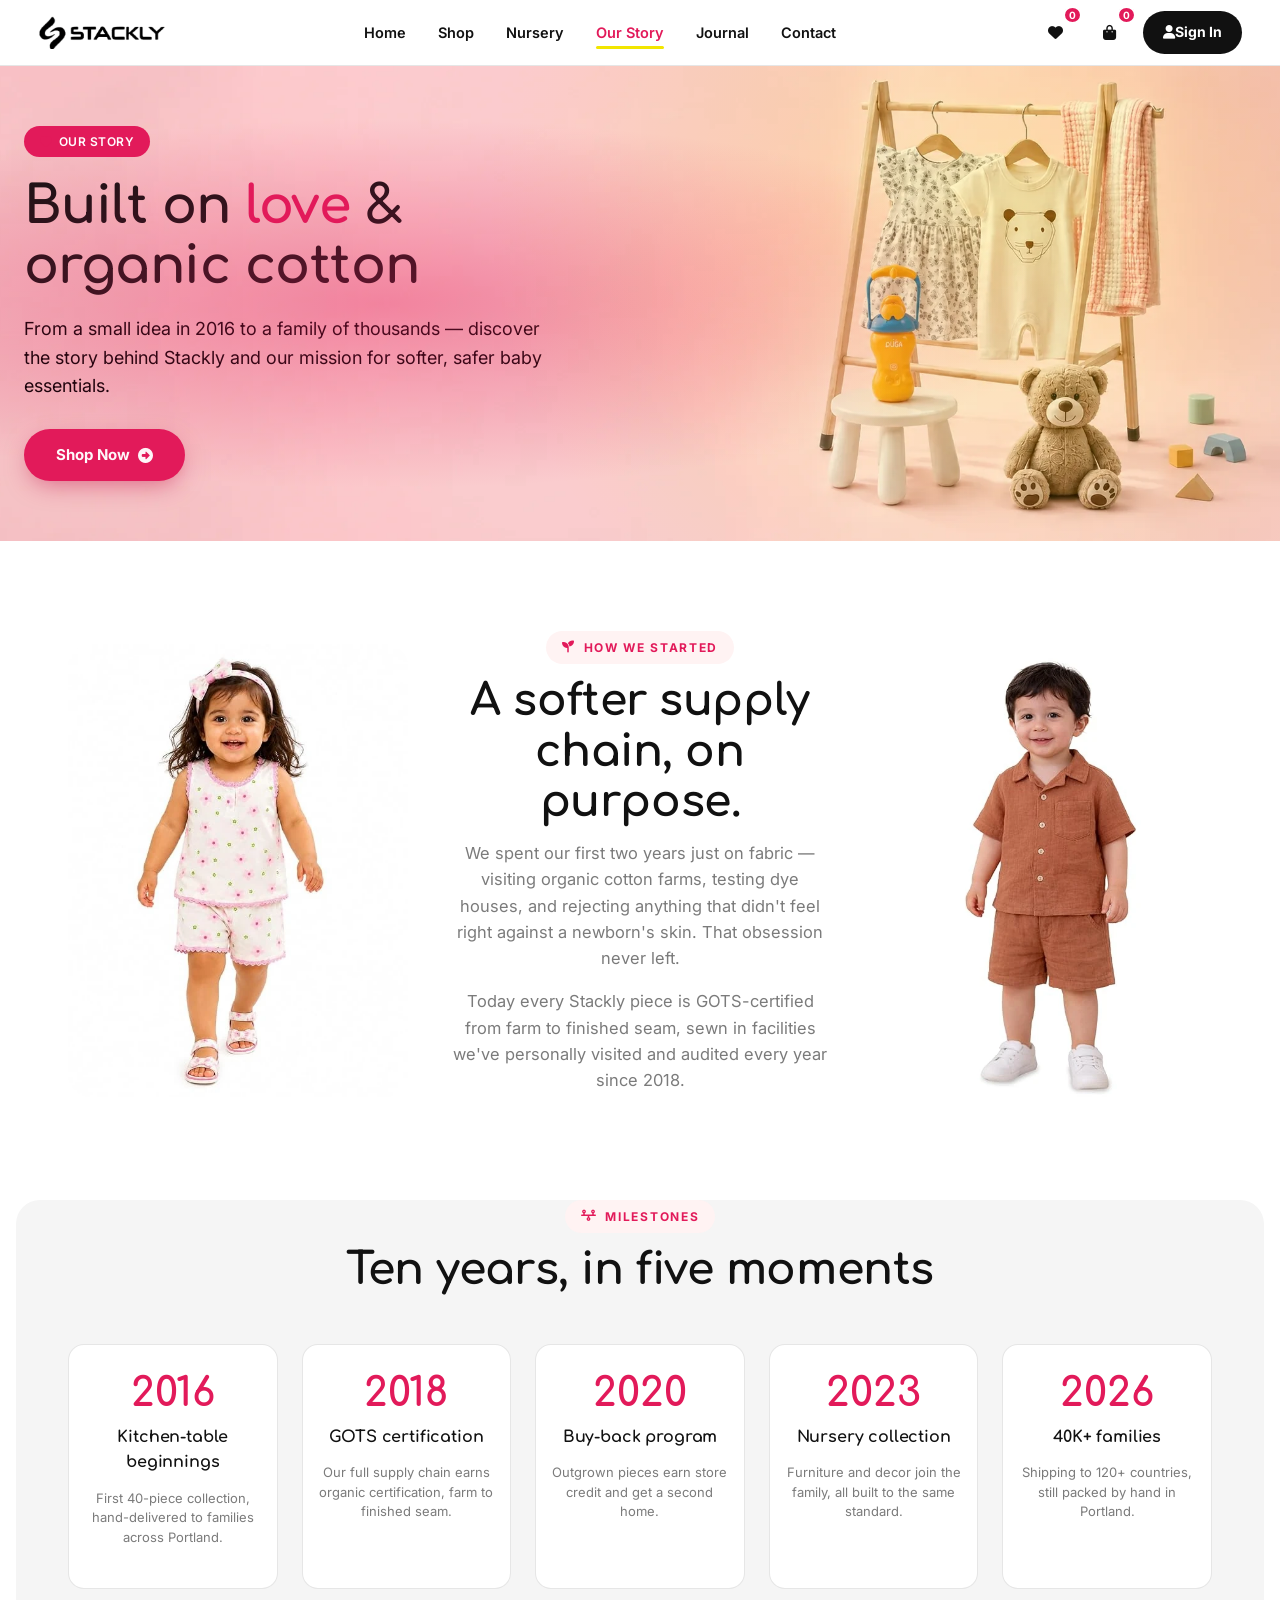
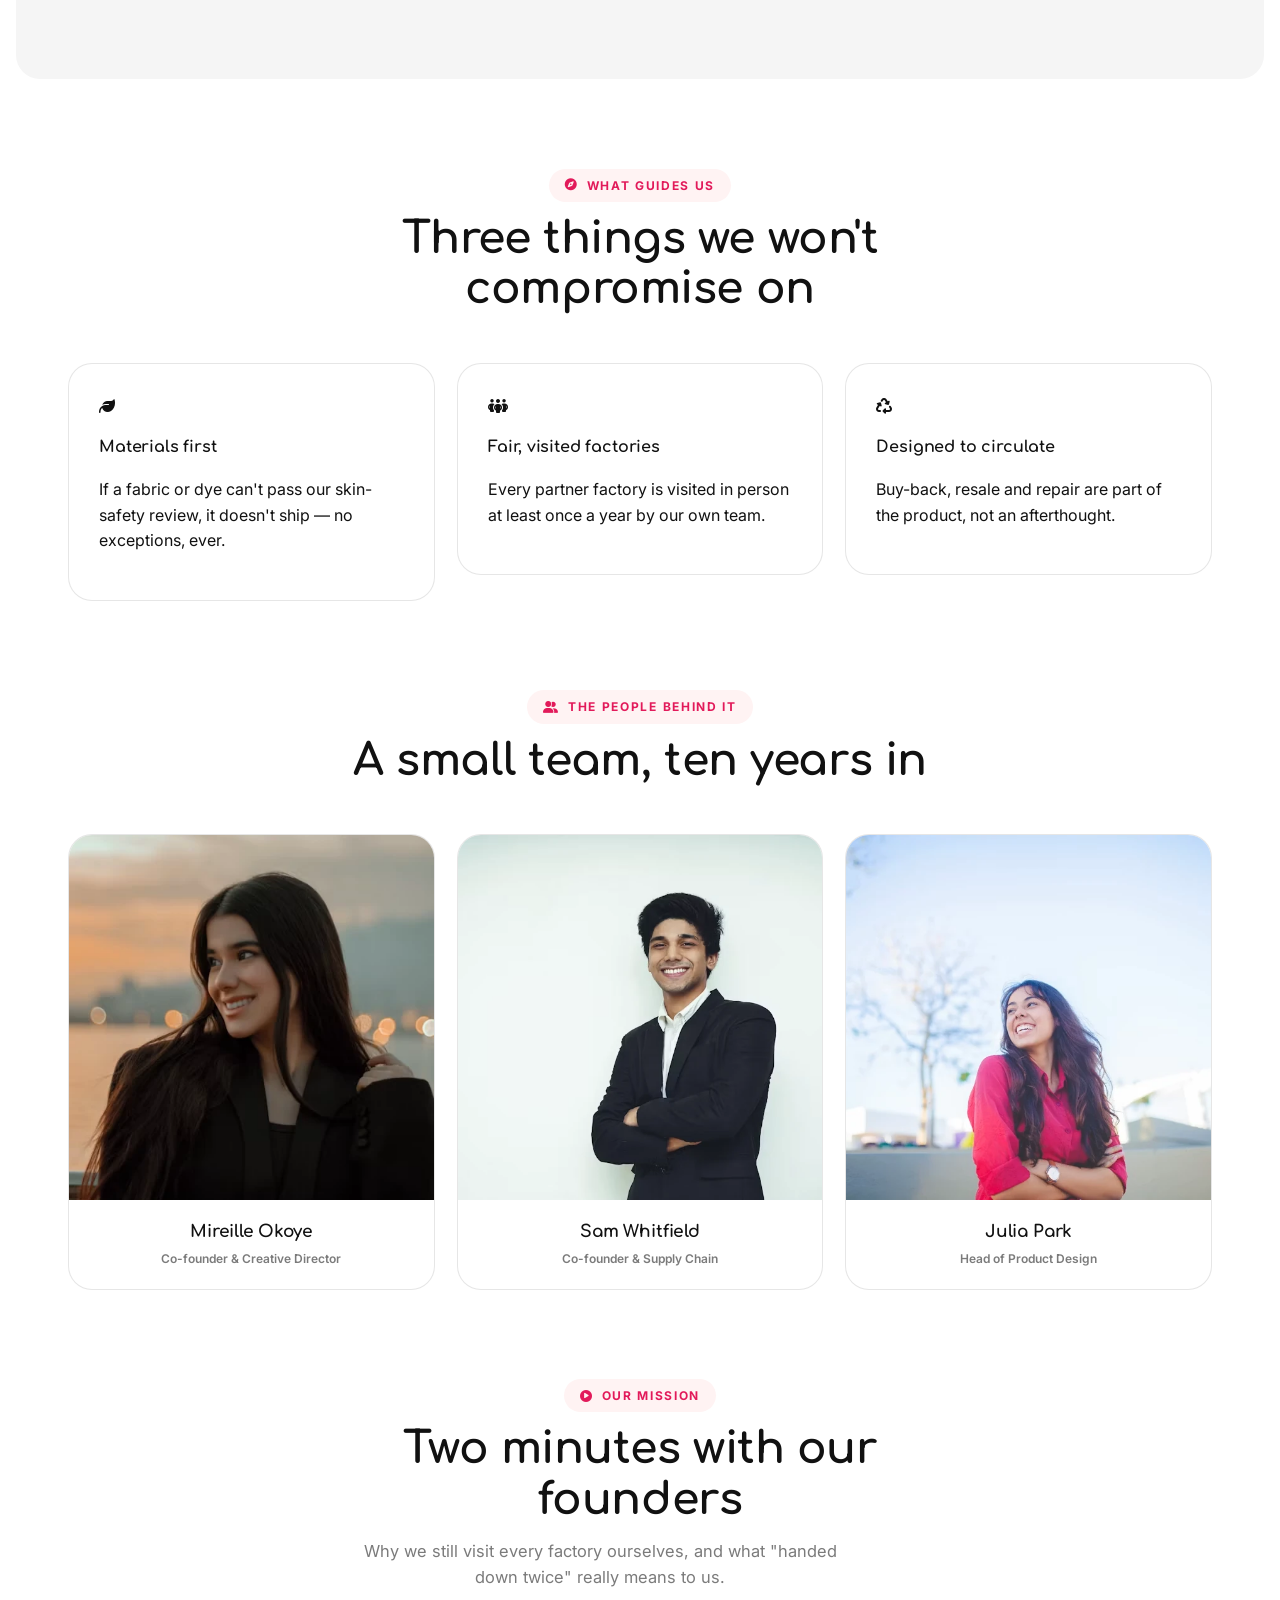
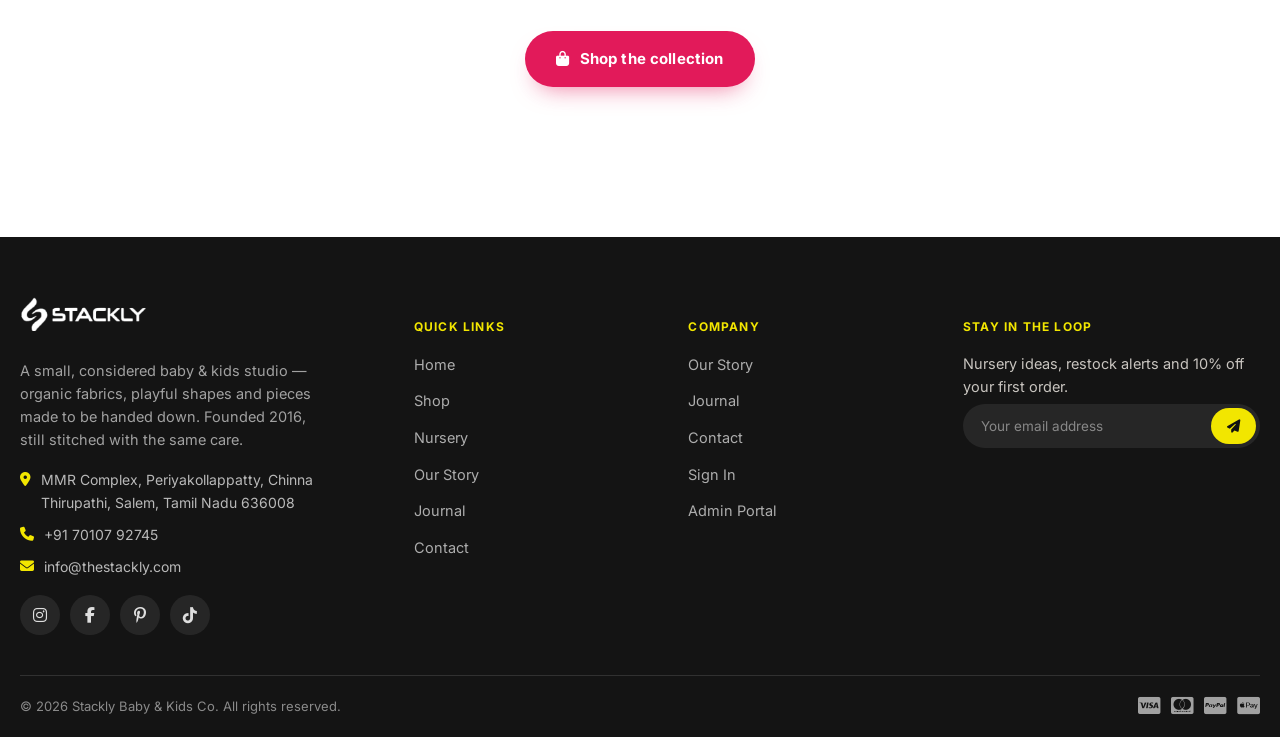
<file: about.html>
<!DOCTYPE html>
<html lang="en">
<head>
<meta charset="UTF-8">
<meta name="viewport" content="width=device-width, initial-scale=1, viewport-fit=cover">
<title>Our Story — Stackly Baby & Kids</title>
<meta name="description" content="Meet the team behind Stackly and learn how our organic baby and kids essentials are made.">
<link rel="preconnect" href="https://fonts.googleapis.com">
<link rel="stylesheet" href="https://cdnjs.cloudflare.com/ajax/libs/font-awesome/6.5.2/css/all.min.css">
<link rel="stylesheet" href="css/style.css">
<link rel="stylesheet" href="css/pages.css">
</head>
<body>
<header class="site-header">
    <div class="header-inner">
      <div class="header-side left">
        <nav class="main-nav" aria-label="Primary">
          <a href="index.html">Home</a>
          <a href="shop.html">Shop</a>
          <a href="nursery.html">Nursery</a>
          <a href="about.html">Our Story</a>
          <a href="blog.html">Journal</a>
          <a href="contact.html">Contact</a>
        </nav>
      </div>

      <a href="index.html" class="brand">
        <img src="Assets/logo_black (4).webp" alt="Stackly" class="brand-logo">
      </a>

      <div class="header-side right">
        <button class="icon-btn hide-mobile" id="wishBtn" aria-label="Wishlist" onclick="location.href='wishlist.html'">
          <i class="fa-solid fa-heart"></i><span class="badge" id="wishBadge">0</span>
        </button>
        <button class="icon-btn hide-mobile" id="cartBtn" aria-label="Cart" onclick="location.href='cart.html'">
          <i class="fa-solid fa-bag-shopping"></i><span class="badge" id="cartBadge">0</span>
        </button>
        <a href="login.html" class="btn-signin hide-mobile"><i class="fa-solid fa-user"></i><span>Sign In</span></a>
        <button class="hamburger" id="hamburger" aria-label="Open menu" aria-expanded="false">
          <span></span><span></span><span></span>
        </button>
      </div>
    </div>
  </header>

  <div class="mobile-nav" id="mobileNav">
    <div class="scrim"></div>
    <div class="panel">
      <div class="mobile-nav-top">
        <a href="index.html" class="brand">
          <img src="Assets/logo_black (6).webp" alt="Stackly" class="mobile-brand-logo">
        </a>
        <button class="mobile-close" id="mobileNavClose" aria-label="Close menu"><i class="fa-solid fa-xmark"></i></button>
      </div>
      <ul>
        <li><a href="index.html"><span>Home</span><i class="fa-solid fa-circle-right"></i></a></li>
        <li><a href="shop.html"><span>Shop</span><i class="fa-solid fa-circle-right"></i></a></li>
        <li><a href="nursery.html"><span>Nursery</span><i class="fa-solid fa-circle-right"></i></a></li>
        <li><a href="about.html"><span>Our Story</span><i class="fa-solid fa-circle-right"></i></a></li>
        <li><a href="blog.html"><span>Journal</span><i class="fa-solid fa-circle-right"></i></a></li>
        <li><a href="contact.html"><span>Contact</span><i class="fa-solid fa-circle-right"></i></a></li>
      </ul>
      <div class="mobile-nav-actions">
        <a href="wishlist.html" class="btn btn-outline btn-block"><i class="fa-solid fa-heart"></i> Wishlist <span class="badge" id="wishBadgeMob">0</span></a>
        <a href="cart.html" class="btn btn-outline btn-block"><i class="fa-solid fa-bag-shopping"></i> My Bag <span class="badge" id="cartBadgeMob">0</span></a>
        <a href="login.html" class="btn btn-primary btn-block"><i class="fa-solid fa-user"></i> Sign In</a>
      </div>
      <div class="mobile-nav-foot">
        <a href="404.html" data-social-404 aria-label="Instagram"><i class="fa-brands fa-instagram"></i></a>
        <a href="404.html" data-social-404 aria-label="Facebook"><i class="fa-brands fa-facebook-f"></i></a>
        <a href="404.html" data-social-404 aria-label="Pinterest"><i class="fa-brands fa-pinterest-p"></i></a>
        <a href="404.html" data-social-404 aria-label="TikTok"><i class="fa-brands fa-tiktok"></i></a>
      </div>
    </div>
  </div>

<main>
<!-- 1. PAGE BANNER -->
<section class="hero about-hero">
  <div class="hero-svg-decor">
    <!-- Layer 1: Morphing blobs -->
    <svg class="hsd-layer-blobs" viewBox="0 0 400 600" preserveAspectRatio="xMidYMid slice" fill="none">
      <path class="blob-a" d="M300,120 Q400,60 460,140 Q520,220 440,280 Q360,340 280,280 Q200,220 300,120Z" fill="var(--pink)" opacity=".08"/>
      <path class="blob-b" d="M-40,380 Q40,320 140,360 Q240,400 200,500 Q160,600 60,540 Q-40,480 -40,380Z" fill="var(--yellow)" opacity=".1"/>
      <path class="blob-c" d="M340,420 Q420,360 480,440 Q540,520 460,580 Q380,640 320,560 Q260,480 340,420Z" fill="var(--pink)" opacity=".06"/>
    </svg>
    <!-- Layer 2: Wave curves -->
    <svg class="hsd-layer-waves" viewBox="0 0 400 600" preserveAspectRatio="xMidYMid slice" fill="none">
      <path d="M-20,500 Q80,460 160,480 Q240,500 320,470 Q400,440 440,480 L440,620 L-20,620Z" fill="var(--pink)" opacity=".06"/>
      <path d="M-20,540 Q60,510 140,530 Q220,550 300,520 Q380,490 440,520 L440,620 L-20,620Z" fill="var(--yellow)" opacity=".05"/>
      <path d="M-20,570 Q100,550 180,565 Q260,580 340,560 Q420,540 440,555 L440,620 L-20,620Z" fill="var(--pink)" opacity=".04"/>
    </svg>
    <!-- Layer 3: Floating circles -->
    <svg class="hsd-layer-circles" viewBox="0 0 400 600" preserveAspectRatio="xMidYMid slice" fill="none">
      <circle class="fc" cx="60" cy="80" r="42" fill="var(--pink)" opacity=".1"/>
      <circle class="fc" cx="320" cy="180" r="26" fill="var(--yellow)" opacity=".12"/>
      <circle class="fc" cx="140" cy="300" r="20" fill="var(--pink)" opacity=".08"/>
      <circle class="fc" cx="360" cy="120" r="14" fill="var(--yellow)" opacity=".1"/>
      <circle class="fc" cx="80" cy="420" r="34" fill="var(--pink)" opacity=".07"/>
      <circle class="fc" cx="300" cy="380" r="18" fill="var(--yellow)" opacity=".09"/>
      <circle class="fc" cx="200" cy="60" r="10" fill="var(--pink)" opacity=".1"/>
      <circle class="fc" cx="160" cy="220" r="8" fill="var(--yellow)" opacity=".12"/>
    </svg>
    <!-- Layer 4: Twinkling stars -->
    <svg class="hsd-layer-stars" viewBox="0 0 400 600" preserveAspectRatio="xMidYMid slice" fill="none">
      <path class="tw" d="M60,50 L63,58 L71,58 L65,63 L67,71 L60,66 L53,71 L55,63 L49,58 L57,58Z" fill="var(--yellow)" opacity=".3"/>
      <path class="tw" d="M340,90 L343,98 L351,98 L345,103 L347,111 L340,106 L333,111 L335,103 L329,98 L337,98Z" fill="var(--pink)" opacity=".25"/>
      <path class="tw" d="M100,350 L103,358 L111,358 L105,363 L107,371 L100,366 L93,371 L95,363 L89,358 L97,358Z" fill="var(--yellow)" opacity=".2"/>
      <path class="tw" d="M350,440 L353,448 L361,448 L355,453 L357,461 L350,456 L343,461 L345,453 L339,448 L347,448Z" fill="var(--pink)" opacity=".22"/>
      <path class="tw" d="M180,520 L183,528 L191,528 L185,533 L187,541 L180,536 L173,541 L175,533 L169,528 L177,528Z" fill="var(--yellow)" opacity=".18"/>
      <path class="tw" d="M280,250 L282,256 L288,256 L283,260 L285,266 L280,262 L275,266 L277,260 L272,256 L278,256Z" fill="var(--pink)" opacity=".2"/>
    </svg>
    <!-- Layer 5: Dot grid -->
    <svg class="hsd-layer-dots" viewBox="0 0 400 600" preserveAspectRatio="xMidYMid slice" fill="none">
      <circle cx="40" cy="60" r="2" fill="var(--pink)" opacity=".2"/>
      <circle cx="80" cy="60" r="2" fill="var(--pink)" opacity=".15"/>
      <circle cx="120" cy="60" r="2" fill="var(--pink)" opacity=".2"/>
      <circle cx="160" cy="60" r="2" fill="var(--pink)" opacity=".15"/>
      <circle cx="200" cy="60" r="2" fill="var(--pink)" opacity=".2"/>
      <circle cx="240" cy="60" r="2" fill="var(--pink)" opacity=".15"/>
      <circle cx="280" cy="60" r="2" fill="var(--pink)" opacity=".2"/>
      <circle cx="320" cy="60" r="2" fill="var(--pink)" opacity=".15"/>
      <circle cx="360" cy="60" r="2" fill="var(--pink)" opacity=".2"/>
      <circle cx="60" cy="100" r="2" fill="var(--pink)" opacity=".15"/>
      <circle cx="100" cy="100" r="2" fill="var(--pink)" opacity=".2"/>
      <circle cx="140" cy="100" r="2" fill="var(--pink)" opacity=".15"/>
      <circle cx="180" cy="100" r="2" fill="var(--pink)" opacity=".2"/>
      <circle cx="220" cy="100" r="2" fill="var(--pink)" opacity=".15"/>
      <circle cx="260" cy="100" r="2" fill="var(--pink)" opacity=".2"/>
      <circle cx="300" cy="100" r="2" fill="var(--pink)" opacity=".15"/>
      <circle cx="340" cy="100" r="2" fill="var(--pink)" opacity=".2"/>
      <circle cx="40" cy="140" r="2" fill="var(--pink)" opacity=".2"/>
      <circle cx="80" cy="140" r="2" fill="var(--pink)" opacity=".15"/>
      <circle cx="120" cy="140" r="2" fill="var(--pink)" opacity=".2"/>
      <circle cx="160" cy="140" r="2" fill="var(--pink)" opacity=".15"/>
      <circle cx="200" cy="140" r="2" fill="var(--pink)" opacity=".2"/>
      <circle cx="240" cy="140" r="2" fill="var(--pink)" opacity=".15"/>
      <circle cx="280" cy="140" r="2" fill="var(--pink)" opacity=".2"/>
      <circle cx="320" cy="140" r="2" fill="var(--pink)" opacity=".15"/>
      <circle cx="360" cy="140" r="2" fill="var(--pink)" opacity=".2"/>
      <circle cx="60" cy="180" r="2" fill="var(--pink)" opacity=".15"/>
      <circle cx="100" cy="180" r="2" fill="var(--pink)" opacity=".2"/>
      <circle cx="140" cy="180" r="2" fill="var(--pink)" opacity=".15"/>
      <circle cx="180" cy="180" r="2" fill="var(--pink)" opacity=".2"/>
      <circle cx="220" cy="180" r="2" fill="var(--pink)" opacity=".15"/>
      <circle cx="260" cy="180" r="2" fill="var(--pink)" opacity=".2"/>
      <circle cx="300" cy="180" r="2" fill="var(--pink)" opacity=".15"/>
      <circle cx="340" cy="180" r="2" fill="var(--pink)" opacity=".2"/>
    </svg>
  </div>
  <div class="hero-content">
    <span class="eyebrow"><i class="fa-solid fa-heart"></i> Our Story</span>
    <h1>Built on <span style="color:var(--pink);">love</span> &amp; organic cotton</h1>
    <p>From a small idea in 2016 to a family of thousands — discover the story behind Stackly and our mission for softer, safer baby essentials.</p>
    <a href="404.html" class="hero-shop-btn">Shop Now <i class="fa-solid fa-circle-right"></i></a>
  </div>
</section>

<!-- 2. STORY -->
<section class="section">
  <div class="container">
    <div class="story-grid reveal-scale">
      <img src="Assets/organic_cotton1.webp" alt="Founders reviewing organic cotton" class="reveal-scale story-img" style="border-radius:var(--radius-lg);width:100%;aspect-ratio:3/4;object-fit:cover;">
      <div class="section-head reveal" style="margin-bottom:0; text-align:center; padding:0 16px;">
        <span class="eyebrow"><i class="fa-solid fa-seedling"></i> How we started</span>
        <h2>A softer supply chain, on purpose.</h2>
        <p>We spent our first two years just on fabric — visiting organic cotton farms, testing dye houses, and rejecting anything that didn't feel right against a newborn's skin. That obsession never left.</p>
        <p class="mt-2">Today every Stackly piece is GOTS-certified from farm to finished seam, sewn in facilities we've personally visited and audited every year since 2018.</p>
      </div>
      <img src="Assets/organic_cotton2.webp" alt="Organic cotton farm visit" class="reveal-scale story-img" style="border-radius:var(--radius-lg);width:100%;aspect-ratio:3/4;object-fit:cover;">
    </div>
  </div>
</section>

<!-- 3. TIMELINE -->
<section class="section" style="padding-top:0;background:var(--gray); border-radius:var(--radius-lg); margin:0 16px;">
  <div class="container">
    <div class="section-head center">
      <span class="eyebrow"><i class="fa-solid fa-timeline"></i> Milestones</span>
      <h2>Ten years, in five moments</h2>
    </div>
    <div class="ms-grid stagger">
      <div class="ms-card reveal-scale">
        <div style="font-family:var(--font-display); font-size:clamp(28px,4vw,40px); font-weight:700; color:var(--pink); line-height:1;">2016</div>
        <h4 style="margin:12px 0 6px;">Kitchen-table beginnings</h4>
        <p style="font-size:13px; color:var(--ink-soft); line-height:1.5;">First 40-piece collection, hand-delivered to families across Portland.</p>
      </div>
      <div class="ms-card reveal-scale">
        <div style="font-family:var(--font-display); font-size:clamp(28px,4vw,40px); font-weight:700; color:var(--pink); line-height:1;">2018</div>
        <h4 style="margin:12px 0 6px;">GOTS certification</h4>
        <p style="font-size:13px; color:var(--ink-soft); line-height:1.5;">Our full supply chain earns organic certification, farm to finished seam.</p>
      </div>
      <div class="ms-card reveal-scale">
        <div style="font-family:var(--font-display); font-size:clamp(28px,4vw,40px); font-weight:700; color:var(--pink); line-height:1;">2020</div>
        <h4 style="margin:12px 0 6px;">Buy-back program</h4>
        <p style="font-size:13px; color:var(--ink-soft); line-height:1.5;">Outgrown pieces earn store credit and get a second home.</p>
      </div>
      <div class="ms-card reveal-scale">
        <div style="font-family:var(--font-display); font-size:clamp(28px,4vw,40px); font-weight:700; color:var(--pink); line-height:1;">2023</div>
        <h4 style="margin:12px 0 6px;">Nursery collection</h4>
        <p style="font-size:13px; color:var(--ink-soft); line-height:1.5;">Furniture and decor join the family, all built to the same standard.</p>
      </div>
      <div class="ms-card reveal-scale">
        <div style="font-family:var(--font-display); font-size:clamp(28px,4vw,40px); font-weight:700; color:var(--pink); line-height:1;">2026</div>
        <h4 style="margin:12px 0 6px;">40K+ families</h4>
        <p style="font-size:13px; color:var(--ink-soft); line-height:1.5;">Shipping to 120+ countries, still packed by hand in Portland.</p>
      </div>
    </div>
  </div>
</section>

<!-- 4. VALUES — 3D TILT -->
<section class="section">
  <div class="container">
    <div class="section-head center">
      <span class="eyebrow"><i class="fa-solid fa-compass"></i> What guides us</span>
      <h2>Three things we won't compromise on</h2>
    </div>
    <div class="values-grid stagger">
      <div class="tilt-card reveal-scale">
        <div class="tilt-inner value-card">
          <div class="why-icon"><i class="fa-solid fa-leaf"></i></div>
          <h4>Materials first</h4>
          <p>If a fabric or dye can't pass our skin-safety review, it doesn't ship — no exceptions, ever.</p>
        </div>
      </div>
      <div class="tilt-card reveal-scale">
        <div class="tilt-inner value-card">
          <div class="why-icon"><i class="fa-solid fa-people-group"></i></div>
          <h4>Fair, visited factories</h4>
          <p>Every partner factory is visited in person at least once a year by our own team.</p>
        </div>
      </div>
      <div class="tilt-card reveal-scale">
        <div class="tilt-inner value-card">
          <div class="why-icon"><i class="fa-solid fa-recycle"></i></div>
          <h4>Designed to circulate</h4>
          <p>Buy-back, resale and repair are part of the product, not an afterthought.</p>
        </div>
      </div>
    </div>
  </div>
</section>

<!-- 5. TEAM -->
<section class="section" style="padding-top:0;">
  <div class="container">
    <div class="section-head center">
      <span class="eyebrow"><i class="fa-solid fa-user-group"></i> The people behind it</span>
      <h2>A small team, ten years in</h2>
    </div>
    <div class="team-grid stagger">
      <div class="team-card reveal-scale">
        <div class="team-card-img">
          <img src="Assets/Bhavya.webp" alt="Portrait of Stackly co-founder">
          <div class="tc-social">
            <a href="404.html" aria-label="Instagram"><i class="fa-brands fa-instagram"></i></a>
            <a href="404.html" aria-label="Twitter"><i class="fa-brands fa-x-twitter"></i></a>
            <a href="404.html" aria-label="LinkedIn"><i class="fa-brands fa-linkedin-in"></i></a>
          </div>
        </div>
        <div class="tc-info"><h4>Mireille Okoye</h4><span>Co-founder &amp; Creative Director</span></div>
      </div>
      <div class="team-card reveal-scale">
        <div class="team-card-img">
          <img src="Assets/sam.webp" alt="Portrait of Stackly co-founder">
          <div class="tc-social">
            <a href="404.html" aria-label="Instagram"><i class="fa-brands fa-instagram"></i></a>
            <a href="404.html" aria-label="Twitter"><i class="fa-brands fa-x-twitter"></i></a>
            <a href="404.html" aria-label="LinkedIn"><i class="fa-brands fa-linkedin-in"></i></a>
          </div>
        </div>
        <div class="tc-info"><h4>Sam Whitfield</h4><span>Co-founder &amp; Supply Chain</span></div>
      </div>
      <div class="team-card reveal-scale">
        <div class="team-card-img">
          <img src="Assets/juli.webp" alt="Portrait of Stackly design lead">
          <div class="tc-social">
            <a href="404.html" aria-label="Instagram"><i class="fa-brands fa-instagram"></i></a>
            <a href="404.html" aria-label="Twitter"><i class="fa-brands fa-x-twitter"></i></a>
            <a href="404.html" aria-label="LinkedIn"><i class="fa-brands fa-linkedin-in"></i></a>
          </div>
        </div>
        <div class="tc-info"><h4>Julia Park</h4><span>Head of Product Design</span></div>
      </div>
    </div>
  </div>
</section>

<!-- 6. CTA -->
<section class="section" style="padding-top:0;">
  <div class="container">
    <div class="section-head center" style="max-width:600px; margin:0 auto;">
      <span class="eyebrow"><i class="fa-solid fa-circle-play"></i> Our mission</span>
      <h2>Two minutes with our founders</h2>
      <p>Why we still visit every factory ourselves, and what "handed down twice" really means to us.</p>
      <a href="404.html" class="btn btn-primary mt-3"><i class="fa-solid fa-bag-shopping"></i> Shop the collection</a>
    </div>
  </div>
</section>

</main>
<footer class="site-footer">
    <div class="container footer-top">
      <div class="footer-grid">
        <div class="footer-brand">
          <a href="index.html" class="brand" style="align-items:flex-start;text-align:left">
            <img src="Assets/logo_white (4).webp" alt="Stackly" class="footer-logo">
          </a>
          <p>A small, considered baby &amp; kids studio — organic fabrics, playful shapes and pieces made to be handed down. Founded 2016, still stitched with the same care.</p>
          <div class="footer-addr">
            <div><i class="fa-solid fa-location-dot"></i><span>MMR Complex, Periyakollappatty, Chinna Thirupathi, Salem, Tamil Nadu 636008</span></div>
            <div><i class="fa-solid fa-phone"></i><span>+91 70107 92745</span></div>
            <div><i class="fa-solid fa-envelope"></i><span>info@thestackly.com</span></div>
          </div>
          <div class="footer-social">
            <a href="404.html" data-social-404 aria-label="Instagram"><i class="fa-brands fa-instagram"></i></a>
            <a href="404.html" data-social-404 aria-label="Facebook"><i class="fa-brands fa-facebook-f"></i></a>
            <a href="404.html" data-social-404 aria-label="Pinterest"><i class="fa-brands fa-pinterest-p"></i></a>
            <a href="404.html" data-social-404 aria-label="TikTok"><i class="fa-brands fa-tiktok"></i></a>
          </div>
        </div>

        <div class="footer-col">
          <h5>Quick Links <i class="fa-solid fa-circle-down show-mobile"></i></h5>
          <ul>
            <li><a href="index.html">Home</a></li>
            <li><a href="shop.html">Shop</a></li>
            <li><a href="nursery.html">Nursery</a></li>
            <li><a href="about.html">Our Story</a></li>
            <li><a href="blog.html">Journal</a></li>
            <li><a href="contact.html">Contact</a></li>
          </ul>
        </div>

        <div class="footer-col">
          <h5>Company <i class="fa-solid fa-circle-down show-mobile"></i></h5>
          <ul>
            <li><a href="404.html">Our Story</a></li>
            <li><a href="404.html">Journal</a></li>
            <li><a href="404.html">Contact</a></li>
            <li><a href="404.html">Sign In</a></li>
            <li><a href="404.html">Admin Portal</a></li>
          </ul>
        </div>

        <div class="footer-col">
          <h5>Stay in the Loop <i class="fa-solid fa-circle-down show-mobile"></i></h5>
          <ul>
            <li style="color:rgba(251,246,239,.78);font-size:14.5px;">Nursery ideas, restock alerts and 10% off your first order.</li>
          </ul>
          <form class="newsletter-mini" data-newsletter>
            <input type="email" required placeholder="Your email address" aria-label="Email address">
            <button type="submit" aria-label="Subscribe"><i class="fa-solid fa-paper-plane"></i></button>
          </form>
          <p data-newsletter-error style="display:none; color:#e74c3c; font-size:12px; margin-top:6px;">Only Gmail addresses are allowed.</p>
        </div>
      </div>
    </div>
    <div class="container footer-bottom">
      <span>&copy; 2026 Stackly Baby &amp; Kids Co. All rights reserved.</span>
      <div class="pay-icons">
        <i class="fa-brands fa-cc-visa"></i>
        <i class="fa-brands fa-cc-mastercard"></i>
        <i class="fa-brands fa-cc-paypal"></i>
        <i class="fa-brands fa-cc-apple-pay"></i>
      </div>
    </div>
  </footer>

  <button class="to-top" aria-label="Back to top"><i class="fa-solid fa-circle-up"></i></button>

<script src="js/main.js"></script>

</body>
</html>
</file>
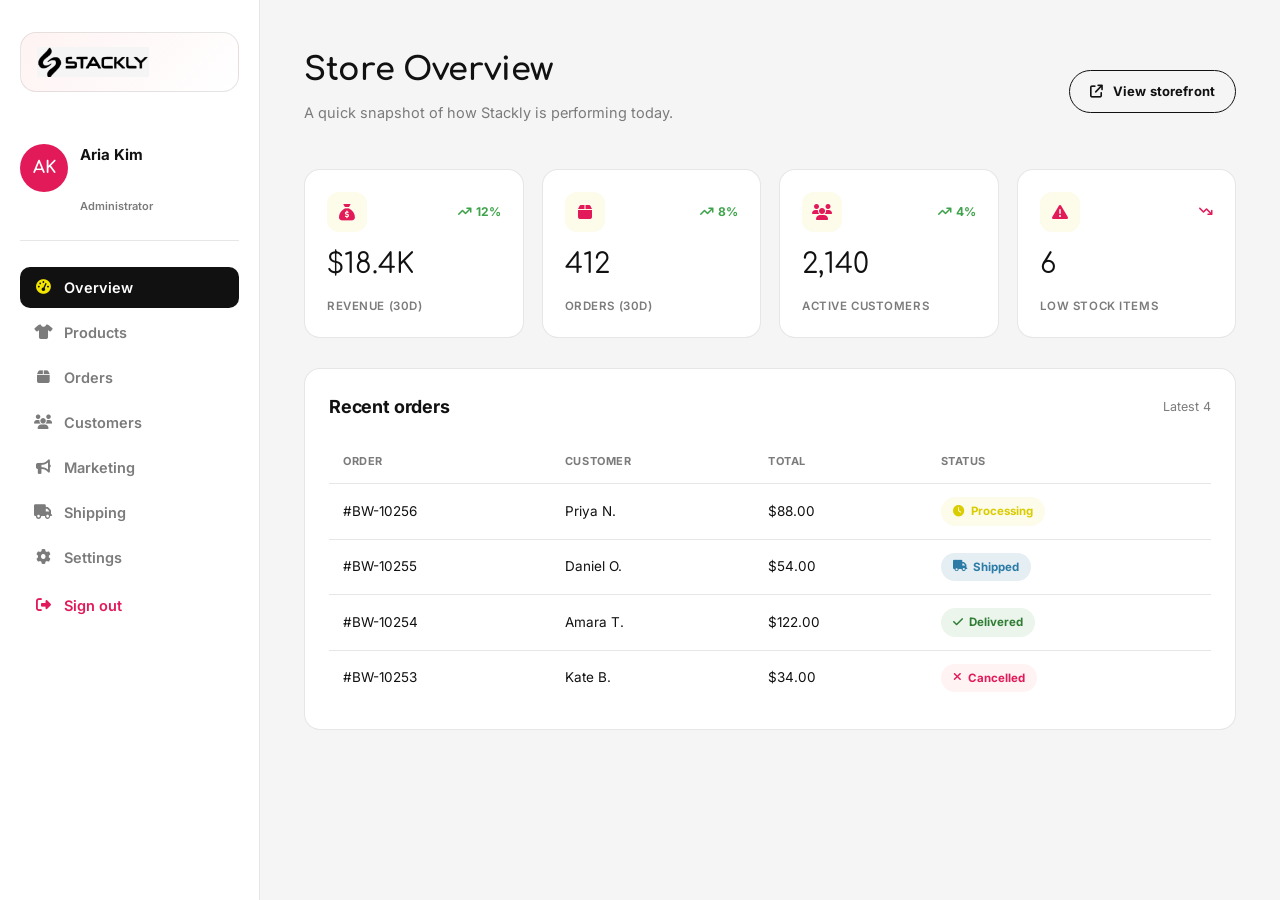
<file: admin-dashboard.html>
<!DOCTYPE html>
<html lang="en">
<head>
<meta charset="UTF-8">
<meta name="viewport" content="width=device-width, initial-scale=1, viewport-fit=cover">
<title>Admin Dashboard — Stackly</title>
<meta name="description" content="Manage products, orders and customers from the Stackly admin dashboard.">
<link rel="preconnect" href="https://fonts.googleapis.com">
<link rel="stylesheet" href="https://cdnjs.cloudflare.com/ajax/libs/font-awesome/6.5.2/css/all.min.css">
<link rel="stylesheet" href="css/style.css">
<link rel="stylesheet" href="css/dashboard.css">
<link rel="stylesheet" href="css/login.css">
</head>
<body class="dash-body">

<!-- MOBILE HEADER -->
<header class="dash-mob-header">
  <a href="index.html" class="brand">
    <img src="Assets/logo_black (4).webp" alt="Stackly" class="brand-logo">
  </a>
  <button class="hamburger" id="dashHamburger" aria-label="Open menu" aria-expanded="false">
    <span></span><span></span><span></span>
  </button>
</header>

<!-- MOBILE DRAWER -->
<div class="dash-mob-drawer" id="dashDrawer">
  <div class="dash-mob-scrim" id="dashScrim"></div>
  <div class="dash-mob-panel">
    <div class="dash-mob-top">
      <a href="index.html" class="dash-logo">
        <img src="Assets/logo_black (4).webp" alt="Stackly">
      </a>
    </div>
    <div class="dash-profile">
      <div class="dash-avatar" style="background:var(--pink);">AK</div>
      <div><h5>Aria Kim</h5><span>Administrator</span></div>
    </div>
    <nav class="dash-nav">
      <button data-panel="overview" data-title="Store Overview" class="active"><i class="fa-solid fa-gauge-high"></i> Overview</button>
      <button data-panel="products" data-title="Products"><i class="fa-solid fa-shirt"></i> Products</button>
      <button data-panel="orders" data-title="Order Queue"><i class="fa-solid fa-box"></i> Orders</button>
      <button data-panel="customers" data-title="Customers"><i class="fa-solid fa-users"></i> Customers</button>
      <button data-panel="marketing" data-title="Marketing"><i class="fa-solid fa-bullhorn"></i> Marketing</button>
      <button data-panel="shipping" data-title="Shipping Zones"><i class="fa-solid fa-truck"></i> Shipping</button>
      <button data-panel="settings" data-title="Store Settings"><i class="fa-solid fa-gear"></i> Settings</button>
      <a href="login.html" data-logout class="dash-nav-link"><i class="fa-solid fa-right-from-bracket"></i> Sign out</a>
    </nav>
  </div>
</div>

<main>
  <aside class="dash-sidebar">
    <a href="index.html" class="dash-logo">
      <img src="Assets/logo_black (4).webp" alt="Stackly">
    </a>
    <div class="dash-profile">
      <div class="dash-avatar" style="background:var(--pink);">AK</div>
      <div><h5>Aria Kim</h5><span>Administrator</span></div>
    </div>
    <nav class="dash-nav">
      <button data-panel="overview" data-title="Store Overview" class="active"><i class="fa-solid fa-gauge-high"></i> Overview</button>
      <button data-panel="products" data-title="Products"><i class="fa-solid fa-shirt"></i> Products</button>
      <button data-panel="orders" data-title="Order Queue"><i class="fa-solid fa-box"></i> Orders</button>
      <button data-panel="customers" data-title="Customers"><i class="fa-solid fa-users"></i> Customers</button>
      <button data-panel="marketing" data-title="Marketing"><i class="fa-solid fa-bullhorn"></i> Marketing</button>
      <button data-panel="shipping" data-title="Shipping Zones"><i class="fa-solid fa-truck"></i> Shipping</button>
      <button data-panel="settings" data-title="Store Settings"><i class="fa-solid fa-gear"></i> Settings</button>
      <a href="login.html" data-logout class="dash-nav-link"><i class="fa-solid fa-right-from-bracket"></i> Sign out</a>
    </nav>
  </aside>

  <div class="dash-main">
    <div class="dash-topbar">
      <div>
        <h1 id="dashPanelTitle">Store Overview</h1>
        <p>A quick snapshot of how Stackly is performing today.</p>
      </div>
      <a href="404.html" class="btn btn-outline btn-sm"><i class="fa-solid fa-arrow-up-right-from-square"></i> View storefront</a>
    </div>

    <!-- OVERVIEW -->
    <div class="dash-panel active" id="panel-overview">
      <div class="dash-stats">
        <div class="dash-stat-card"><div class="dsc-top"><div class="dsc-icon"><i class="fa-solid fa-sack-dollar"></i></div><span class="dsc-trend up"><i class="fa-solid fa-arrow-trend-up"></i> 12%</span></div><span class="dsc-num">$18.4K</span><span class="dsc-lbl">Revenue (30d)</span></div>
        <div class="dash-stat-card"><div class="dsc-top"><div class="dsc-icon"><i class="fa-solid fa-box"></i></div><span class="dsc-trend up"><i class="fa-solid fa-arrow-trend-up"></i> 8%</span></div><span class="dsc-num">412</span><span class="dsc-lbl">Orders (30d)</span></div>
        <div class="dash-stat-card"><div class="dsc-top"><div class="dsc-icon"><i class="fa-solid fa-users"></i></div><span class="dsc-trend up"><i class="fa-solid fa-arrow-trend-up"></i> 4%</span></div><span class="dsc-num">2,140</span><span class="dsc-lbl">Active customers</span></div>
        <div class="dash-stat-card"><div class="dsc-top"><div class="dsc-icon"><i class="fa-solid fa-triangle-exclamation"></i></div><span class="dsc-trend down"><i class="fa-solid fa-arrow-trend-down"></i></span></div><span class="dsc-num">6</span><span class="dsc-lbl">Low stock items</span></div>
      </div>

      <div class="dash-card">
        <div class="dash-card-head"><h3>Recent orders</h3><span style="font-size:12.5px;color:var(--ink-soft);">Latest 4</span></div>
        <div class="dash-table-wrap">
          <table class="dash-table">
            <thead><tr><th>Order</th><th>Customer</th><th>Total</th><th>Status</th></tr></thead>
            <tbody>
              <tr><td>#BW-10256</td><td>Priya N.</td><td>$88.00</td><td><span class="status-pill pending"><i class="fa-solid fa-clock"></i> Processing</span></td></tr>
              <tr><td>#BW-10255</td><td>Daniel O.</td><td>$54.00</td><td><span class="status-pill shipped"><i class="fa-solid fa-truck"></i> Shipped</span></td></tr>
              <tr><td>#BW-10254</td><td>Amara T.</td><td>$122.00</td><td><span class="status-pill paid"><i class="fa-solid fa-check"></i> Delivered</span></td></tr>
              <tr><td>#BW-10253</td><td>Kate B.</td><td>$34.00</td><td><span class="status-pill cancelled"><i class="fa-solid fa-xmark"></i> Cancelled</span></td></tr>
            </tbody>
          </table>
        </div>
      </div>
    </div>

    <!-- PRODUCTS -->
    <div class="dash-panel" id="panel-products">
      <div class="dash-card">
        <div class="dash-card-head">
          <h3>Product catalogue</h3>
          <button class="btn btn-primary btn-sm" type="button" onclick="location.href='404.html'"><i class="fa-solid fa-plus"></i> Add product</button>
        </div>
        <div class="dash-table-wrap">
          <table class="dash-table">
            <thead><tr><th>Product</th><th>Category</th><th>Price</th><th>Stock</th><th></th></tr></thead>
            <tbody>
              <tr><td>Cloud Sleep Gown</td><td>Sleepwear</td><td>$34.00</td><td>128</td><td class="row-actions"><button aria-label="Edit" onclick="location.href='404.html'"><i class="fa-solid fa-pen"></i></button><button aria-label="Delete" onclick="location.href='404.html'"><i class="fa-solid fa-trash"></i></button></td></tr>
              <tr><td>Meadow Knit Romper</td><td>Rompers</td><td>$28.00</td><td>6</td><td class="row-actions"><button aria-label="Edit" onclick="location.href='404.html'"><i class="fa-solid fa-pen"></i></button><button aria-label="Delete" onclick="location.href='404.html'"><i class="fa-solid fa-trash"></i></button></td></tr>
              <tr><td>Rainbow Stacker</td><td>Toys</td><td>$22.00</td><td>54</td><td class="row-actions"><button aria-label="Edit" onclick="location.href='404.html'"><i class="fa-solid fa-pen"></i></button><button aria-label="Delete" onclick="location.href='404.html'"><i class="fa-solid fa-trash"></i></button></td></tr>
              <tr><td>Bramble Oak Crib</td><td>Furniture</td><td>$420.00</td><td>9</td><td class="row-actions"><button aria-label="Edit" onclick="location.href='404.html'"><i class="fa-solid fa-pen"></i></button><button aria-label="Delete" onclick="location.href='404.html'"><i class="fa-solid fa-trash"></i></button></td></tr>
            </tbody>
          </table>
        </div>
      </div>
    </div>

    <!-- ORDERS -->
    <div class="dash-panel" id="panel-orders">
      <div class="dash-card">
        <div class="dash-card-head"><h3>Order queue</h3></div>
        <div class="dash-table-wrap">
          <table class="dash-table">
            <thead><tr><th>Order</th><th>Customer</th><th>Items</th><th>Total</th><th>Status</th><th></th></tr></thead>
            <tbody>
              <tr><td>#BW-10256</td><td>Priya N.</td><td>3</td><td>$88.00</td><td><span class="status-pill pending"><i class="fa-solid fa-clock"></i> Processing</span></td><td class="row-actions"><button aria-label="View" onclick="location.href='404.html'"><i class="fa-solid fa-eye"></i></button></td></tr>
              <tr><td>#BW-10255</td><td>Daniel O.</td><td>2</td><td>$54.00</td><td><span class="status-pill shipped"><i class="fa-solid fa-truck"></i> Shipped</span></td><td class="row-actions"><button aria-label="View" onclick="location.href='404.html'"><i class="fa-solid fa-eye"></i></button></td></tr>
              <tr><td>#BW-10254</td><td>Amara T.</td><td>4</td><td>$122.00</td><td><span class="status-pill paid"><i class="fa-solid fa-check"></i> Delivered</span></td><td class="row-actions"><button aria-label="View" onclick="location.href='404.html'"><i class="fa-solid fa-eye"></i></button></td></tr>
            </tbody>
          </table>
        </div>
      </div>
    </div>

    <!-- CUSTOMERS -->
    <div class="dash-panel" id="panel-customers">
      <div class="dash-card">
        <div class="dash-card-head"><h3>Customers</h3></div>
        <div class="dash-table-wrap">
          <table class="dash-table">
            <thead><tr><th>Name</th><th>Email</th><th>Orders</th><th>Lifetime value</th></tr></thead>
            <tbody>
              <tr><td>Priya Nair</td><td>priya@email.com</td><td>6</td><td>$310.00</td></tr>
              <tr><td>Daniel Osei</td><td>daniel@email.com</td><td>3</td><td>$142.00</td></tr>
              <tr><td>Amara Thompson</td><td>amara@email.com</td><td>9</td><td>$486.00</td></tr>
              <tr><td>Kate Bennett</td><td>kate@email.com</td><td>2</td><td>$68.00</td></tr>
            </tbody>
          </table>
        </div>
      </div>
    </div>

    <!-- MARKETING -->
    <div class="dash-panel" id="panel-marketing">
      <div class="dash-stats">
        <div class="dash-stat-card"><div class="dsc-top"><div class="dsc-icon"><i class="fa-solid fa-ticket"></i></div><span class="dsc-trend up"><i class="fa-solid fa-arrow-trend-up"></i> 24%</span></div><span class="dsc-num">8</span><span class="dsc-lbl">Active coupons</span></div>
        <div class="dash-stat-card"><div class="dsc-top"><div class="dsc-icon"><i class="fa-solid fa-envelope"></i></div><span class="dsc-trend up"><i class="fa-solid fa-arrow-trend-up"></i> 12%</span></div><span class="dsc-num">3,420</span><span class="dsc-lbl">Emails sent (30d)</span></div>
        <div class="dash-stat-card"><div class="dsc-top"><div class="dsc-icon"><i class="fa-solid fa-mouse-pointer"></i></div></div><span class="dsc-num">4.2%</span><span class="dsc-lbl">Click rate</span></div>
        <div class="dash-stat-card"><div class="dsc-top"><div class="dsc-icon"><i class="fa-solid fa-coins"></i></div></div><span class="dsc-num">$2,140</span><span class="dsc-lbl">Revenue from promos</span></div>
      </div>
      <div class="dash-card">
        <div class="dash-card-head"><h3>Coupon codes</h3><button class="btn btn-primary btn-sm" type="button" onclick="location.href='404.html'"><i class="fa-solid fa-plus"></i> Create coupon</button></div>
        <div class="dash-table-wrap">
          <table class="dash-table">
            <thead><tr><th>Code</th><th>Type</th><th>Value</th><th>Uses</th><th>Expires</th><th>Status</th></tr></thead>
            <tbody>
              <tr><td><strong>SUMMER15</strong></td><td>Percentage</td><td>15% off</td><td>312 / 500</td><td>Sep 30, 2026</td><td><span class="status-pill paid"><i class="fa-solid fa-check"></i> Active</span></td></tr>
              <tr><td><strong>WELCOME10</strong></td><td>Percentage</td><td>10% off</td><td>1,204 / —</td><td>No expiry</td><td><span class="status-pill paid"><i class="fa-solid fa-check"></i> Active</span></td></tr>
              <tr><td><strong>FREESHIP</strong></td><td>Free shipping</td><td>$0 delivery</td><td>856 / 1,000</td><td>Dec 31, 2026</td><td><span class="status-pill paid"><i class="fa-solid fa-check"></i> Active</span></td></tr>
              <tr><td><strong>FLASH50</strong></td><td>Fixed amount</td><td>$50 off</td><td>48 / 50</td><td>Aug 20, 2026</td><td><span class="status-pill pending"><i class="fa-solid fa-clock"></i> Expiring</span></td></tr>
              <tr><td><strong>EXPIRED20</strong></td><td>Percentage</td><td>20% off</td><td>500 / 500</td><td>Jul 01, 2026</td><td><span class="status-pill cancelled"><i class="fa-solid fa-xmark"></i> Expired</span></td></tr>
            </tbody>
          </table>
        </div>
      </div>
      <div class="dash-card">
        <div class="dash-card-head"><h3>Email campaigns</h3><button class="btn btn-primary btn-sm" type="button" onclick="location.href='404.html'"><i class="fa-solid fa-plus"></i> New campaign</button></div>
        <div class="dash-table-wrap">
          <table class="dash-table">
            <thead><tr><th>Campaign</th><th>Subject</th><th>Sent</th><th>Opened</th><th>Clicked</th><th>Status</th></tr></thead>
            <tbody>
              <tr><td>Back to School</td><td>Gear up for nursery — 15% off</td><td>2,840</td><td>42%</td><td>8.1%</td><td><span class="status-pill shipped"><i class="fa-solid fa-check"></i> Sent</span></td></tr>
              <tr><td>New Arrivals Aug</td><td>Just in: Fall collection is here</td><td>3,102</td><td>38%</td><td>6.4%</td><td><span class="status-pill shipped"><i class="fa-solid fa-check"></i> Sent</span></td></tr>
              <tr><td>Win-back Flow</td><td>We miss you — here's 20% off</td><td>—</td><td>—</td><td>—</td><td><span class="status-pill pending"><i class="fa-solid fa-clock"></i> Draft</span></td></tr>
            </tbody>
          </table>
        </div>
      </div>
    </div>

    <!-- SHIPPING -->
    <div class="dash-panel" id="panel-shipping">
      <div class="dash-card">
        <div class="dash-card-head"><h3>Shipping zones</h3><button class="btn btn-primary btn-sm" type="button" onclick="location.href='404.html'"><i class="fa-solid fa-plus"></i> Add zone</button></div>
        <div class="dash-table-wrap">
          <table class="dash-table">
            <thead><tr><th>Zone</th><th>Regions</th><th>Method</th><th>Rate</th><th>Est. Delivery</th><th>Status</th></tr></thead>
            <tbody>
              <tr><td><strong>Domestic — Standard</strong></td><td>United States</td><td>USPS Priority</td><td>$5.99 (free over $60)</td><td>3–5 business days</td><td><span class="status-pill paid"><i class="fa-solid fa-check"></i> Active</span></td></tr>
              <tr><td><strong>Domestic — Express</strong></td><td>United States</td><td>FedEx 2-Day</td><td>$14.99</td><td>2 business days</td><td><span class="status-pill paid"><i class="fa-solid fa-check"></i> Active</span></td></tr>
              <tr><td><strong>Canada</strong></td><td>Canada</td><td>UPS Standard</td><td>$12.99</td><td>5–8 business days</td><td><span class="status-pill paid"><i class="fa-solid fa-check"></i> Active</span></td></tr>
              <tr><td><strong>International</strong></td><td>UK, EU, Australia</td><td>DHL Express</td><td>$24.99</td><td>7–14 business days</td><td><span class="status-pill paid"><i class="fa-solid fa-check"></i> Active</span></td></tr>
              <tr><td><strong>Local Pickup</strong></td><td>Salem, Tamil Nadu</td><td>In-store pickup</td><td>Free</td><td>Ready in 2 hours</td><td><span class="status-pill pending"><i class="fa-solid fa-clock"></i> Limited</span></td></tr>
            </tbody>
          </table>
        </div>
      </div>
      <div class="dash-card">
        <div class="dash-card-head"><h3>Fulfilled shipments</h3><span style="font-size:12.5px;color:var(--ink-soft);">Last 7 days</span></div>
        <div class="dash-stats" style="margin-bottom:0;">
          <div class="dash-stat-card"><div class="dsc-top"><div class="dsc-icon"><i class="fa-solid fa-box"></i></div></div><span class="dsc-num">86</span><span class="dsc-lbl">Shipped</span></div>
          <div class="dash-stat-card"><div class="dsc-top"><div class="dsc-icon"><i class="fa-solid fa-truck"></i></div></div><span class="dsc-num">42</span><span class="dsc-lbl">In transit</span></div>
          <div class="dash-stat-card"><div class="dsc-top"><div class="dsc-icon"><i class="fa-solid fa-circle-check"></i></div></div><span class="dsc-num">71</span><span class="dsc-lbl">Delivered</span></div>
          <div class="dash-stat-card"><div class="dsc-top"><div class="dsc-icon"><i class="fa-solid fa-triangle-exclamation"></i></div></div><span class="dsc-num">3</span><span class="dsc-lbl">Exceptions</span></div>
        </div>
      </div>
    </div>

    <!-- SETTINGS -->
    <div class="dash-panel" id="panel-settings">
      <!-- Profile Header -->
      <div class="settings-profile">
        <div class="settings-profile-avatar" style="background:var(--pink);">AK</div>
        <div class="settings-profile-info">
          <h3>Aria Kim</h3>
          <p>admin@thestackly.com</p>
          <span class="sp-role"><i class="fa-solid fa-shield-halved"></i> Administrator</span>
        </div>
        <div class="settings-profile-actions">
          <button type="button" class="btn btn-primary btn-sm" onclick="location.href='404.html'"><i class="fa-solid fa-camera"></i> Change Photo</button>
        </div>
      </div>

      <!-- Store Information -->
      <div class="settings-section">
        <div class="settings-section-head">
          <i class="fa-solid fa-store"></i>
          <div><h3>Store Information</h3><p>Basic details about your store</p></div>
        </div>
        <form id="adminSettingsForm">
          <div class="settings-grid">
            <div class="field"><label for="storeName">Store name</label><input id="storeName" type="text" value="Stackly Baby & Kids Co."></div>
            <div class="field"><label for="storeEmail">Support email</label><input id="storeEmail" type="email" value="info@thestackly.com"></div>
            <div class="field"><label for="storePhone">Support phone</label><input id="storePhone" type="tel" value="+91 70107 92745"></div>
            <div class="field"><label for="storeAddress">Store address</label><textarea id="storeAddress" rows="3">MMR Complex, Periyakollappatty, Chinna Thirupathi, Salem, Tamil Nadu 636008</textarea></div>
          </div>
          <div class="settings-actions">
            <button type="submit" class="btn btn-primary" onclick="location.href='404.html'"><i class="fa-solid fa-floppy-disk"></i> Save changes</button>
            <button type="button" class="btn-outline" onclick="location.href='404.html'">Cancel</button>
          </div>
        </form>
      </div>

      <!-- Regional & Payment -->
      <div class="settings-section">
        <div class="settings-section-head">
          <i class="fa-solid fa-globe"></i>
          <div><h3>Regional &amp; Payment</h3><p>Configure currency, timezone and tax settings</p></div>
        </div>
        <form>
          <div class="settings-grid">
            <div class="field"><label for="storeCurrency">Currency</label><select id="storeCurrency"><option selected>USD ($)</option><option>EUR (€)</option><option>GBP (£)</option><option>INR (₹)</option></select></div>
            <div class="field"><label for="storeTimezone">Timezone</label><select id="storeTimezone"><option selected>America/Los_Angeles (PT)</option><option>America/New_York (ET)</option><option>Europe/London (GMT)</option><option>Asia/Kolkata (IST)</option></select></div>
            <div class="field"><label for="storeTax">Tax rate (%)</label><input id="storeTax" type="number" value="8.5" step="0.1" min="0" max="30"></div>
          </div>
          <div class="settings-actions">
            <button type="submit" class="btn btn-primary" onclick="location.href='404.html'"><i class="fa-solid fa-floppy-disk"></i> Save settings</button>
          </div>
        </form>
      </div>
    </div>
  </div>

</main>

<script src="js/main.js"></script>
<script src="js/dashboard.js"></script>
</body>
</html>
</file>
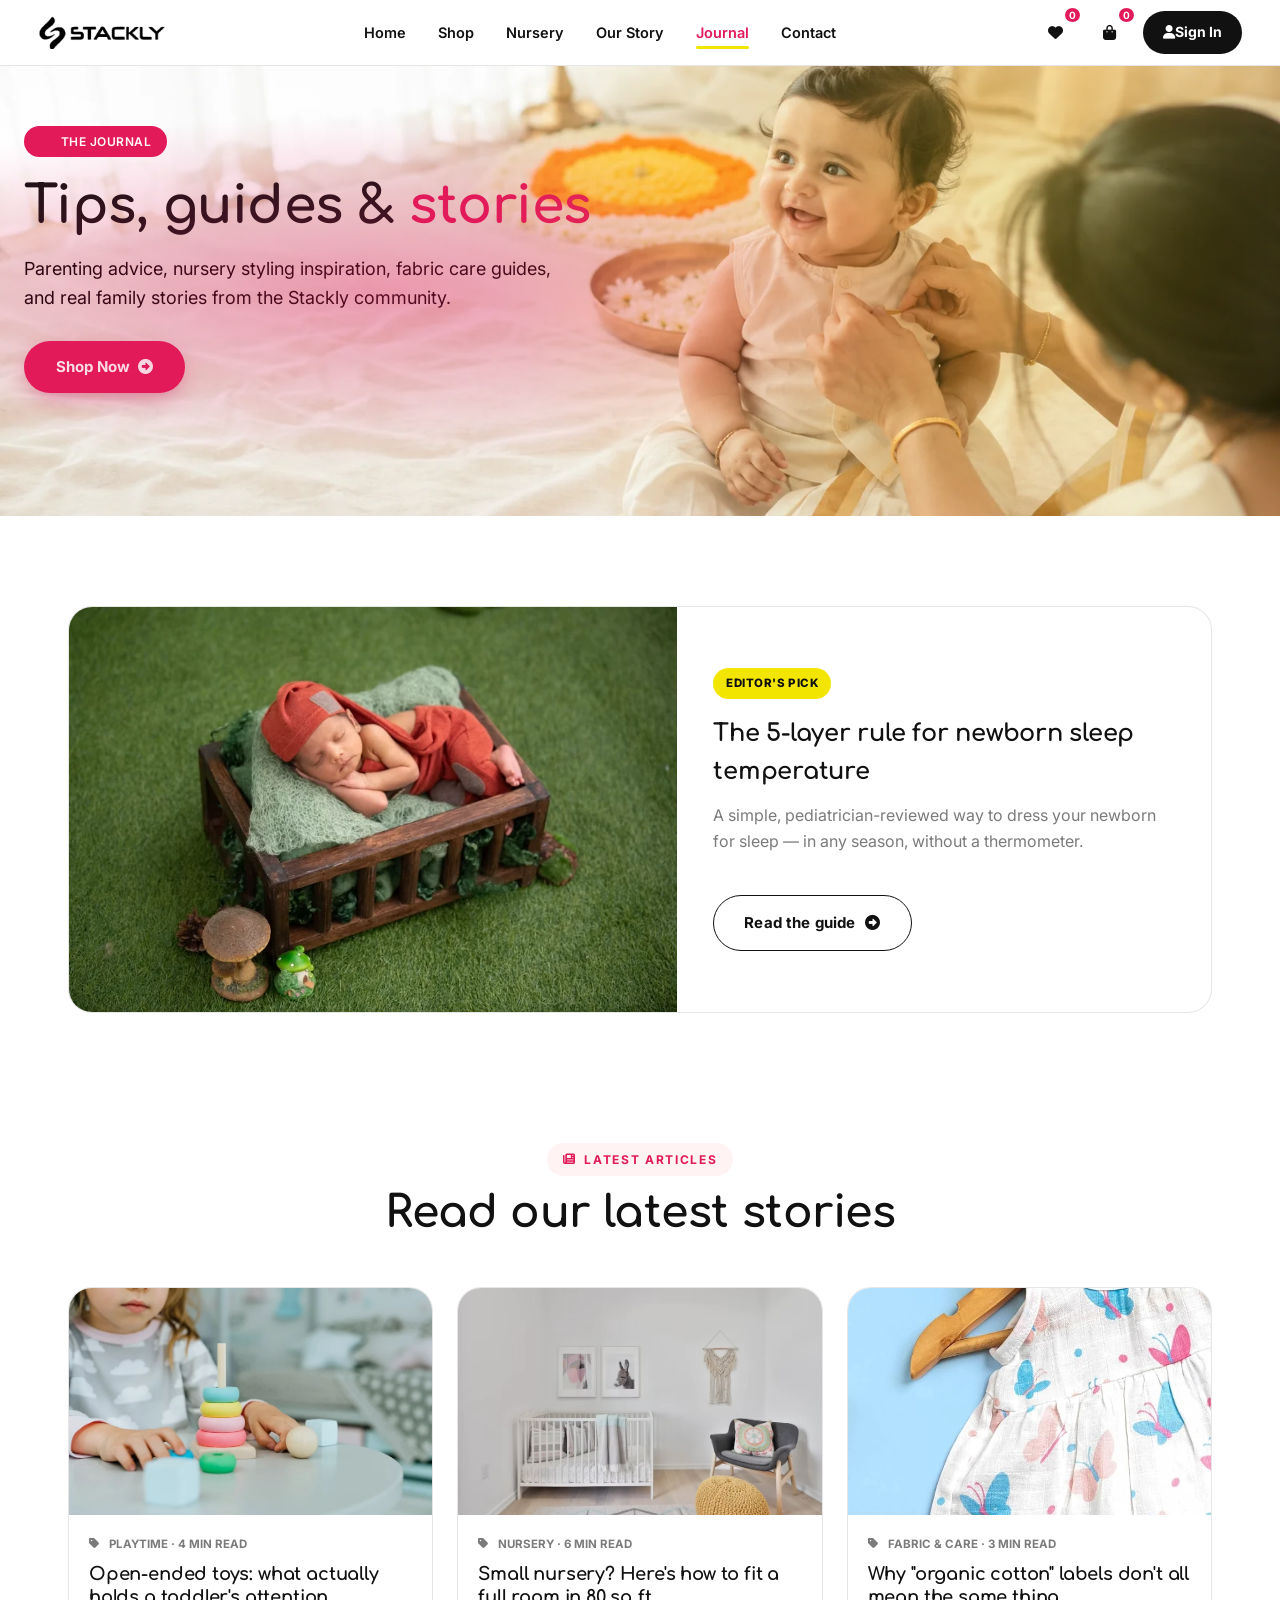
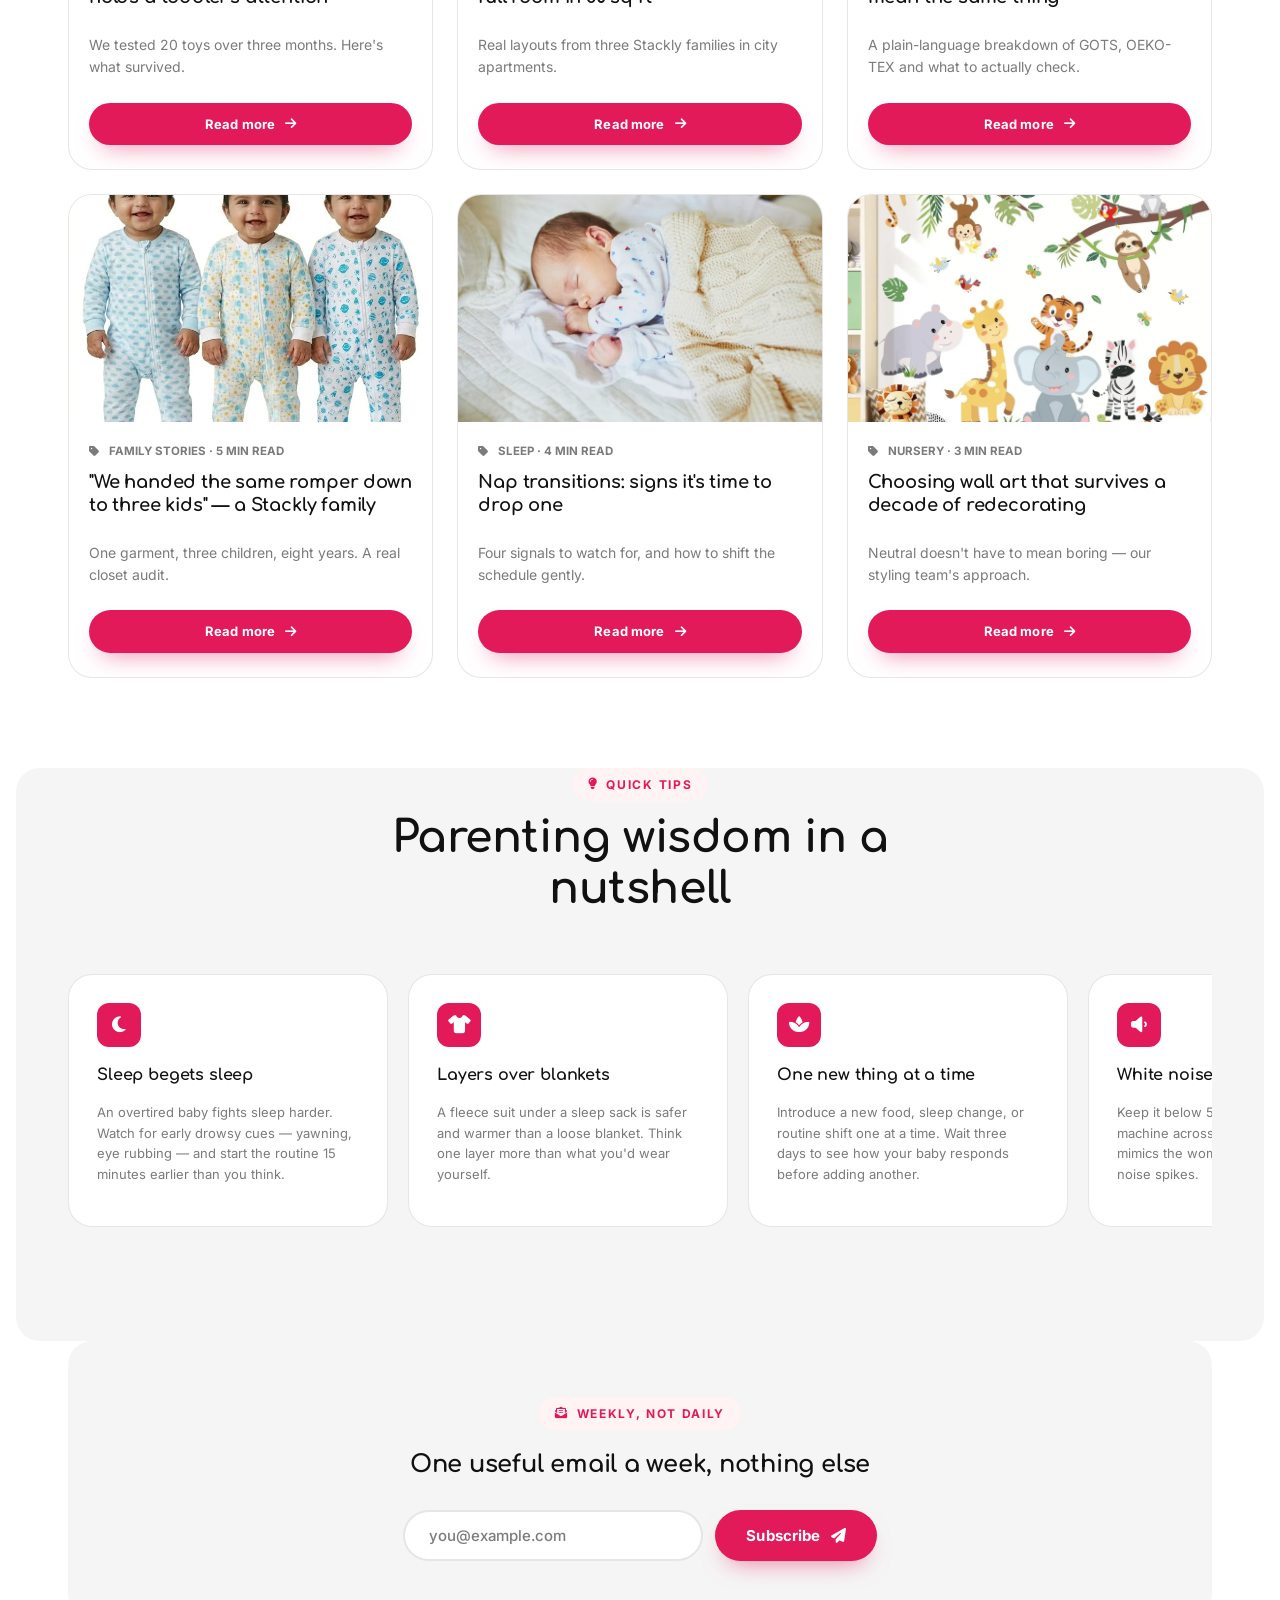
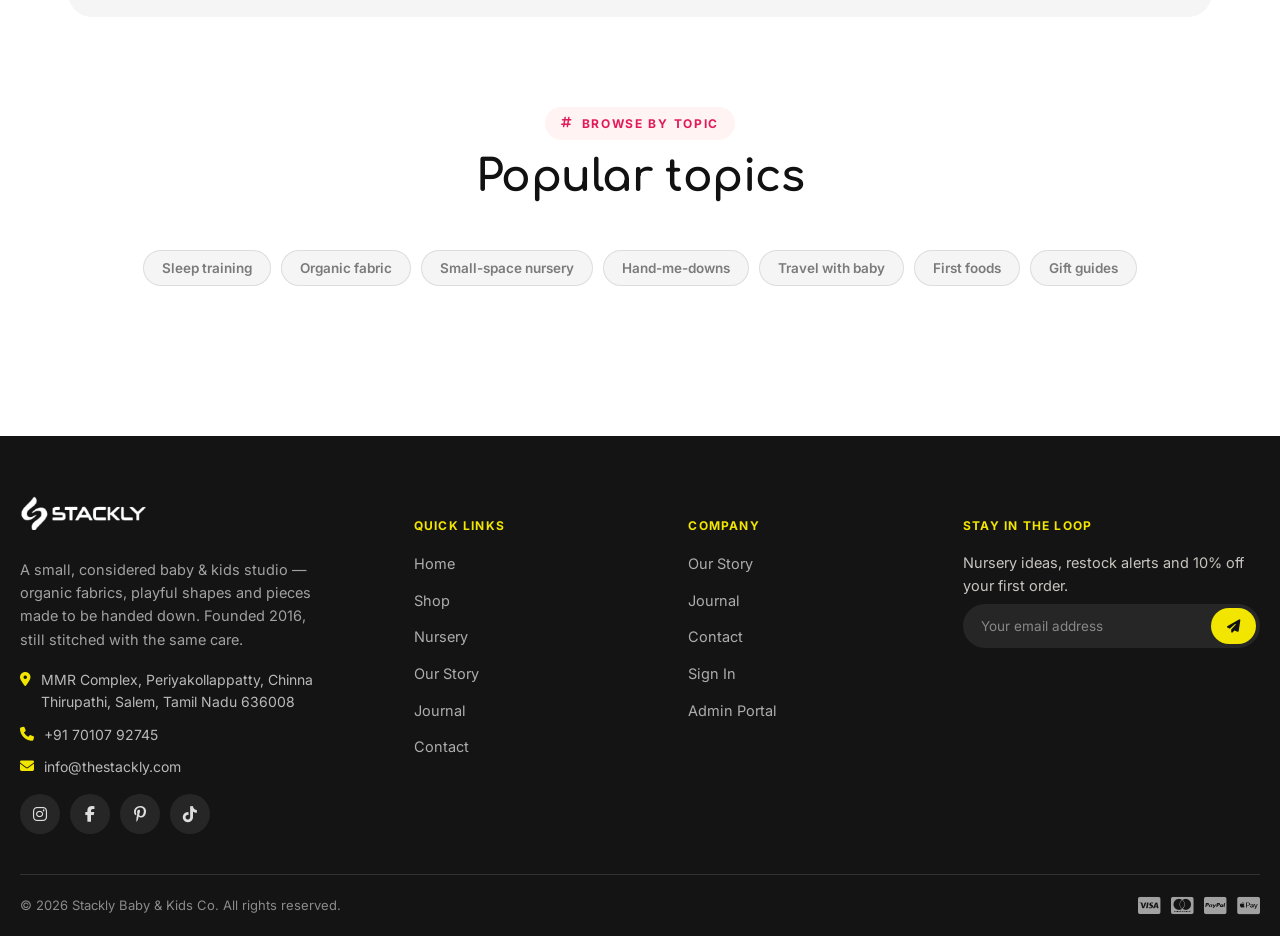
<file: blog.html>
<!DOCTYPE html>
<html lang="en">
<head>
<meta charset="UTF-8">
<meta name="viewport" content="width=device-width, initial-scale=1, viewport-fit=cover">
<title>Journal — Stackly Baby & Kids</title>
<meta name="description" content="Parenting tips, nursery styling and fabric guides from the Stackly journal.">
<link rel="preconnect" href="https://fonts.googleapis.com">
<link rel="stylesheet" href="https://cdnjs.cloudflare.com/ajax/libs/font-awesome/6.5.2/css/all.min.css">
<link rel="stylesheet" href="css/style.css">
<link rel="stylesheet" href="css/pages.css">
</head>
<body>
<header class="site-header">
    <div class="header-inner">
      <div class="header-side left">
        <nav class="main-nav" aria-label="Primary">
          <a href="index.html">Home</a>
          <a href="shop.html">Shop</a>
          <a href="nursery.html">Nursery</a>
          <a href="about.html">Our Story</a>
          <a href="blog.html">Journal</a>
          <a href="contact.html">Contact</a>
        </nav>
      </div>

      <a href="index.html" class="brand">
        <img src="Assets/logo_black (4).webp" alt="Stackly" class="brand-logo">
      </a>

      <div class="header-side right">
        <button class="icon-btn hide-mobile" id="wishBtn" aria-label="Wishlist" onclick="location.href='wishlist.html'">
          <i class="fa-solid fa-heart"></i><span class="badge" id="wishBadge">0</span>
        </button>
        <button class="icon-btn hide-mobile" id="cartBtn" aria-label="Cart" onclick="location.href='cart.html'">
          <i class="fa-solid fa-bag-shopping"></i><span class="badge" id="cartBadge">0</span>
        </button>
        <a href="login.html" class="btn-signin hide-mobile"><i class="fa-solid fa-user"></i><span>Sign In</span></a>
        <button class="hamburger" id="hamburger" aria-label="Open menu" aria-expanded="false">
          <span></span><span></span><span></span>
        </button>
      </div>
    </div>
  </header>

  <div class="mobile-nav" id="mobileNav">
    <div class="scrim"></div>
    <div class="panel">
      <div class="mobile-nav-top">
        <a href="index.html" class="brand">
          <img src="Assets/logo_black (6).webp" alt="Stackly" class="mobile-brand-logo">
        </a>
        <button class="mobile-close" id="mobileNavClose" aria-label="Close menu"><i class="fa-solid fa-xmark"></i></button>
      </div>
      <ul>
        <li><a href="index.html"><span>Home</span><i class="fa-solid fa-circle-right"></i></a></li>
        <li><a href="shop.html"><span>Shop</span><i class="fa-solid fa-circle-right"></i></a></li>
        <li><a href="nursery.html"><span>Nursery</span><i class="fa-solid fa-circle-right"></i></a></li>
        <li><a href="about.html"><span>Our Story</span><i class="fa-solid fa-circle-right"></i></a></li>
        <li><a href="blog.html"><span>Journal</span><i class="fa-solid fa-circle-right"></i></a></li>
        <li><a href="contact.html"><span>Contact</span><i class="fa-solid fa-circle-right"></i></a></li>
      </ul>
      <div class="mobile-nav-actions">
        <a href="wishlist.html" class="btn btn-outline btn-block"><i class="fa-solid fa-heart"></i> Wishlist <span class="badge" id="wishBadgeMob">0</span></a>
        <a href="cart.html" class="btn btn-outline btn-block"><i class="fa-solid fa-bag-shopping"></i> My Bag <span class="badge" id="cartBadgeMob">0</span></a>
        <a href="login.html" class="btn btn-primary btn-block"><i class="fa-solid fa-user"></i> Sign In</a>
      </div>
      <div class="mobile-nav-foot">
        <a href="404.html" data-social-404 aria-label="Instagram"><i class="fa-brands fa-instagram"></i></a>
        <a href="404.html" data-social-404 aria-label="Facebook"><i class="fa-brands fa-facebook-f"></i></a>
        <a href="404.html" data-social-404 aria-label="Pinterest"><i class="fa-brands fa-pinterest-p"></i></a>
        <a href="404.html" data-social-404 aria-label="TikTok"><i class="fa-brands fa-tiktok"></i></a>
      </div>
    </div>
  </div>

<main>
<!-- 1. PAGE BANNER -->
<section class="hero journal-hero">
  <div class="hero-svg-decor">
    <!-- Layer 1: Morphing blobs -->
    <svg class="hsd-layer-blobs" viewBox="0 0 400 600" preserveAspectRatio="xMidYMid slice" fill="none">
      <path class="blob-a" d="M-20,160 Q80,80 190,120 Q300,160 360,60 Q420,-20 460,100 Q500,220 400,280 Q300,340 200,300 Q100,260 -20,160Z" fill="var(--pink)" opacity=".08"/>
      <path class="blob-b" d="M330,400 Q410,320 480,380 Q550,440 510,540 Q470,640 390,600 Q310,560 330,480 Q350,420 330,400Z" fill="var(--yellow)" opacity=".1"/>
      <path class="blob-c" d="M-30,480 Q30,420 110,460 Q190,500 170,580 Q150,660 70,620 Q-10,580 -30,480Z" fill="var(--pink)" opacity=".06"/>
    </svg>
    <!-- Layer 2: Wave curves -->
    <svg class="hsd-layer-waves" viewBox="0 0 400 600" preserveAspectRatio="xMidYMid slice" fill="none">
      <path d="M-20,515 Q80,475 160,495 Q240,515 320,485 Q400,455 440,495 L440,620 L-20,620Z" fill="var(--pink)" opacity=".06"/>
      <path d="M-20,548 Q60,518 140,538 Q220,558 300,528 Q380,498 440,528 L440,620 L-20,620Z" fill="var(--yellow)" opacity=".05"/>
      <path d="M-20,574 Q100,554 180,569 Q260,584 340,564 Q420,544 440,559 L440,620 L-20,620Z" fill="var(--pink)" opacity=".04"/>
    </svg>
    <!-- Layer 3: Floating circles -->
    <svg class="hsd-layer-circles" viewBox="0 0 400 600" preserveAspectRatio="xMidYMid slice" fill="none">
      <circle class="fc" cx="50" cy="100" r="44" fill="var(--pink)" opacity=".1"/>
      <circle class="fc" cx="330" cy="200" r="28" fill="var(--yellow)" opacity=".12"/>
      <circle class="fc" cx="150" cy="340" r="18" fill="var(--pink)" opacity=".08"/>
      <circle class="fc" cx="370" cy="140" r="14" fill="var(--yellow)" opacity=".1"/>
      <circle class="fc" cx="90" cy="460" r="38" fill="var(--pink)" opacity=".07"/>
      <circle class="fc" cx="310" cy="420" r="20" fill="var(--yellow)" opacity=".09"/>
      <circle class="fc" cx="210" cy="80" r="10" fill="var(--pink)" opacity=".1"/>
      <circle class="fc" cx="170" cy="240" r="8" fill="var(--yellow)" opacity=".12"/>
    </svg>
    <!-- Layer 4: Twinkling stars -->
    <svg class="hsd-layer-stars" viewBox="0 0 400 600" preserveAspectRatio="xMidYMid slice" fill="none">
      <path class="tw" d="M50,55 L54,67 L66,67 L56,75 L60,87 L50,79 L40,87 L44,75 L34,67 L46,67Z" fill="var(--yellow)" opacity=".3"/>
      <path class="tw" d="M350,85 L353,93 L361,93 L355,98 L357,106 L350,101 L343,106 L345,98 L339,93 L347,93Z" fill="var(--pink)" opacity=".25"/>
      <path class="tw" d="M110,370 L113,378 L121,378 L115,383 L117,391 L110,386 L103,391 L105,383 L99,378 L107,378Z" fill="var(--yellow)" opacity=".2"/>
      <path class="tw" d="M360,460 L363,468 L371,468 L365,473 L367,481 L360,476 L353,481 L355,473 L349,468 L357,468Z" fill="var(--pink)" opacity=".22"/>
      <path class="tw" d="M190,530 L193,538 L201,538 L195,543 L197,551 L190,546 L183,551 L185,543 L179,538 L187,538Z" fill="var(--yellow)" opacity=".18"/>
      <path class="tw" d="M290,270 L292,276 L298,276 L293,280 L295,286 L290,282 L285,286 L287,280 L282,276 L288,276Z" fill="var(--pink)" opacity=".2"/>
    </svg>
    <!-- Layer 5: Dot grid -->
    <svg class="hsd-layer-dots" viewBox="0 0 400 600" preserveAspectRatio="xMidYMid slice" fill="none">
      <circle cx="40" cy="60" r="2" fill="var(--pink)" opacity=".2"/>
      <circle cx="80" cy="60" r="2" fill="var(--pink)" opacity=".15"/>
      <circle cx="120" cy="60" r="2" fill="var(--pink)" opacity=".2"/>
      <circle cx="160" cy="60" r="2" fill="var(--pink)" opacity=".15"/>
      <circle cx="200" cy="60" r="2" fill="var(--pink)" opacity=".2"/>
      <circle cx="240" cy="60" r="2" fill="var(--pink)" opacity=".15"/>
      <circle cx="280" cy="60" r="2" fill="var(--pink)" opacity=".2"/>
      <circle cx="320" cy="60" r="2" fill="var(--pink)" opacity=".15"/>
      <circle cx="360" cy="60" r="2" fill="var(--pink)" opacity=".2"/>
      <circle cx="60" cy="100" r="2" fill="var(--pink)" opacity=".15"/>
      <circle cx="100" cy="100" r="2" fill="var(--pink)" opacity=".2"/>
      <circle cx="140" cy="100" r="2" fill="var(--pink)" opacity=".15"/>
      <circle cx="180" cy="100" r="2" fill="var(--pink)" opacity=".2"/>
      <circle cx="220" cy="100" r="2" fill="var(--pink)" opacity=".15"/>
      <circle cx="260" cy="100" r="2" fill="var(--pink)" opacity=".2"/>
      <circle cx="300" cy="100" r="2" fill="var(--pink)" opacity=".15"/>
      <circle cx="340" cy="100" r="2" fill="var(--pink)" opacity=".2"/>
      <circle cx="40" cy="140" r="2" fill="var(--pink)" opacity=".2"/>
      <circle cx="80" cy="140" r="2" fill="var(--pink)" opacity=".15"/>
      <circle cx="120" cy="140" r="2" fill="var(--pink)" opacity=".2"/>
      <circle cx="160" cy="140" r="2" fill="var(--pink)" opacity=".15"/>
      <circle cx="200" cy="140" r="2" fill="var(--pink)" opacity=".2"/>
      <circle cx="240" cy="140" r="2" fill="var(--pink)" opacity=".15"/>
      <circle cx="280" cy="140" r="2" fill="var(--pink)" opacity=".2"/>
      <circle cx="320" cy="140" r="2" fill="var(--pink)" opacity=".15"/>
      <circle cx="360" cy="140" r="2" fill="var(--pink)" opacity=".2"/>
      <circle cx="60" cy="180" r="2" fill="var(--pink)" opacity=".15"/>
      <circle cx="100" cy="180" r="2" fill="var(--pink)" opacity=".2"/>
      <circle cx="140" cy="180" r="2" fill="var(--pink)" opacity=".15"/>
      <circle cx="180" cy="180" r="2" fill="var(--pink)" opacity=".2"/>
      <circle cx="220" cy="180" r="2" fill="var(--pink)" opacity=".15"/>
      <circle cx="260" cy="180" r="2" fill="var(--pink)" opacity=".2"/>
      <circle cx="300" cy="180" r="2" fill="var(--pink)" opacity=".15"/>
      <circle cx="340" cy="180" r="2" fill="var(--pink)" opacity=".2"/>
    </svg>
  </div>
  <div class="hero-content">
    <span class="eyebrow"><i class="fa-solid fa-book-open"></i> The Journal</span>
    <h1>Tips, guides &amp; <span style="color:var(--pink);">stories</span></h1>
    <p>Parenting advice, nursery styling inspiration, fabric care guides, and real family stories from the Stackly community.</p>
    <a href="404.html" class="hero-shop-btn">Shop Now <i class="fa-solid fa-circle-right"></i></a>
  </div>
</section>

<!-- 2. FEATURED POST -->
<section class="section">
  <div class="container">
    <div class="blog-featured reveal-scale">
      <img src="Assets/baby_sleeping.webp" alt="Baby wrapped in muslin blanket">
      <div class="bf-copy">
        <span class="chip chip-new">Editor's pick</span>
        <h2 class="mt-2">The 5-layer rule for newborn sleep temperature</h2>
        <p style="margin-top:12px;color:var(--ink-soft);">A simple, pediatrician-reviewed way to dress your newborn for sleep — in any season, without a thermometer.</p>
        <a href="404.html" class="btn btn-outline mt-3">Read the guide <i class="fa-solid fa-circle-right"></i></a>
      </div>
    </div>
  </div>
</section>

<!-- 3. BLOG GRID -->
<section class="section" style="padding-top:0;">
  <div class="container">
    <div class="section-head center">
      <span class="eyebrow"><i class="fa-solid fa-newspaper"></i> Latest articles</span>
      <h2>Read our latest stories</h2>
    </div>
    <div class="blog-grid stagger">
      <article class="blog-card reveal">
        <div class="bc-media"><img src="Assets/Playtime.webp" alt="Toddler playing with wooden toys"></div>
        <div class="bc-body"><span class="bc-meta"><i class="fa-solid fa-tag"></i> Playtime · 4 min read</span><h4>Open-ended toys: what actually holds a toddler's attention</h4><p>We tested 20 toys over three months. Here's what survived.</p><a href="404.html" class="btn btn-primary btn-sm">Read more <i class="fa-solid fa-arrow-right"></i></a></div>
      </article>
      <article class="blog-card reveal">
        <div class="bc-media"><img src="Assets/small_nursery.webp" alt="Nursery styled corner"></div>
        <div class="bc-body"><span class="bc-meta"><i class="fa-solid fa-tag"></i> Nursery · 6 min read</span><h4>Small nursery? Here's how to fit a full room in 80 sq ft</h4><p>Real layouts from three Stackly families in city apartments.</p><a href="404.html" class="btn btn-primary btn-sm">Read more <i class="fa-solid fa-arrow-right"></i></a></div>
      </article>
      <article class="blog-card reveal">
        <div class="bc-media"><img src="Assets/cotton_labels.webp" alt="Folded organic cotton muslins"></div>
        <div class="bc-body"><span class="bc-meta"><i class="fa-solid fa-tag"></i> Fabric &amp; Care · 3 min read</span><h4>Why "organic cotton" labels don't all mean the same thing</h4><p>A plain-language breakdown of GOTS, OEKO-TEX and what to actually check.</p><a href="404.html" class="btn btn-primary btn-sm">Read more <i class="fa-solid fa-arrow-right"></i></a></div>
      </article>
      <article class="blog-card reveal">
        <div class="bc-media"><img src="Assets/three_romber.webp" alt="Parent holding baby in knitwear"></div>
        <div class="bc-body"><span class="bc-meta"><i class="fa-solid fa-tag"></i> Family Stories · 5 min read</span><h4>"We handed the same romper down to three kids" — a Stackly family</h4><p>One garment, three children, eight years. A real closet audit.</p><a href="404.html" class="btn btn-primary btn-sm">Read more <i class="fa-solid fa-arrow-right"></i></a></div>
      </article>
      <article class="blog-card reveal">
        <div class="bc-media"><img src="Assets/nap_transitions.webp" alt="Toddler outdoors in autumn"></div>
        <div class="bc-body"><span class="bc-meta"><i class="fa-solid fa-tag"></i> Sleep · 4 min read</span><h4>Nap transitions: signs it's time to drop one</h4><p>Four signals to watch for, and how to shift the schedule gently.</p><a href="404.html" class="btn btn-primary btn-sm">Read more <i class="fa-solid fa-arrow-right"></i></a></div>
      </article>
      <article class="blog-card reveal">
        <div class="bc-media"><img src="Assets/wall__decor.webp" alt="Framed nursery wall art"></div>
        <div class="bc-body"><span class="bc-meta"><i class="fa-solid fa-tag"></i> Nursery · 3 min read</span><h4>Choosing wall art that survives a decade of redecorating</h4><p>Neutral doesn't have to mean boring — our styling team's approach.</p><a href="404.html" class="btn btn-primary btn-sm">Read more <i class="fa-solid fa-arrow-right"></i></a></div>
      </article>
    </div>
  </div>
</section>

<!-- 4. PARENTING TIPS CAROUSEL -->
<section class="section" style="padding-top:0; background:var(--gray); border-radius:var(--radius-lg); margin:0 16px;">
  <div class="container">
    <div class="section-head center">
      <span class="eyebrow"><i class="fa-solid fa-lightbulb"></i> Quick tips</span>
      <h2>Parenting wisdom in a nutshell</h2>
    </div>
    <div class="tips-viewport">
    <div id="tipsCarousel" style="display:flex; gap:20px; padding:12px 0 24px;" class="stagger">
      <div class="reveal-scale tc-card"><div class="tc-icon"><i class="fa-solid fa-moon"></i></div><h4 style="margin-bottom:8px;">Sleep begets sleep</h4><p style="font-size:13px; color:var(--ink-soft); line-height:1.6;">An overtired baby fights sleep harder. Watch for early drowsy cues — yawning, eye rubbing — and start the routine 15 minutes earlier than you think.</p></div>
      <div class="reveal-scale tc-card"><div class="tc-icon"><i class="fa-solid fa-shirt"></i></div><h4 style="margin-bottom:8px;">Layers over blankets</h4><p style="font-size:13px; color:var(--ink-soft); line-height:1.6;">A fleece suit under a sleep sack is safer and warmer than a loose blanket. Think one layer more than what you'd wear yourself.</p></div>
      <div class="reveal-scale tc-card"><div class="tc-icon"><i class="fa-solid fa-spa"></i></div><h4 style="margin-bottom:8px;">One new thing at a time</h4><p style="font-size:13px; color:var(--ink-soft); line-height:1.6;">Introduce a new food, sleep change, or routine shift one at a time. Wait three days to see how your baby responds before adding another.</p></div>
      <div class="reveal-scale tc-card"><div class="tc-icon"><i class="fa-solid fa-volume-low"></i></div><h4 style="margin-bottom:8px;">White noise works</h4><p style="font-size:13px; color:var(--ink-soft); line-height:1.6;">Keep it below 50 dB and place the machine across the room. A steady hum mimics the womb and blocks household noise spikes.</p></div>
      <div class="reveal-scale tc-card"><div class="tc-icon"><i class="fa-solid fa-heart"></i></div><h4 style="margin-bottom:8px;">Skin-to-skin calms</h4><p style="font-size:13px; color:var(--ink-soft); line-height:1.6;">Even five minutes of bare chest contact lowers cortisol for both parent and baby. Try it before bedtime when fussiness peaks.</p></div>
      <!-- duplicated for seamless loop -->
      <div class="tc-card"><div class="tc-icon"><i class="fa-solid fa-moon"></i></div><h4 style="margin-bottom:8px;">Sleep begets sleep</h4><p style="font-size:13px; color:var(--ink-soft); line-height:1.6;">An overtired baby fights sleep harder. Watch for early drowsy cues — yawning, eye rubbing — and start the routine 15 minutes earlier than you think.</p></div>
      <div class="tc-card"><div class="tc-icon"><i class="fa-solid fa-shirt"></i></div><h4 style="margin-bottom:8px;">Layers over blankets</h4><p style="font-size:13px; color:var(--ink-soft); line-height:1.6;">A fleece suit under a sleep sack is safer and warmer than a loose blanket. Think one layer more than what you'd wear yourself.</p></div>
      <div class="tc-card"><div class="tc-icon"><i class="fa-solid fa-spa"></i></div><h4 style="margin-bottom:8px;">One new thing at a time</h4><p style="font-size:13px; color:var(--ink-soft); line-height:1.6;">Introduce a new food, sleep change, or routine shift one at a time. Wait three days to see how your baby responds before adding another.</p></div>
      <div class="tc-card"><div class="tc-icon"><i class="fa-solid fa-volume-low"></i></div><h4 style="margin-bottom:8px;">White noise works</h4><p style="font-size:13px; color:var(--ink-soft); line-height:1.6;">Keep it below 50 dB and place the machine across the room. A steady hum mimics the womb and blocks household noise spikes.</p></div>
      <div class="tc-card"><div class="tc-icon"><i class="fa-solid fa-heart"></i></div><h4 style="margin-bottom:8px;">Skin-to-skin calms</h4><p style="font-size:13px; color:var(--ink-soft); line-height:1.6;">Even five minutes of bare chest contact lowers cortisol for both parent and baby. Try it before bedtime when fussiness peaks.</p></div>
    </div>
    </div>
  </div>
</section>

<!-- 5. NEWSLETTER CTA -->
<section class="section" style="padding-top:0;">
  <div class="container">
    <div class="simple-cta reveal-scale">
      <span class="eyebrow"><i class="fa-solid fa-envelope-open-text"></i> Weekly, not daily</span>
      <h2 class="mt-2">One useful email a week, nothing else</h2>
      <form class="newsletter-form" data-newsletter style="justify-content:center;">
        <input type="email" required placeholder="you@example.com" aria-label="Email address">
        <button type="submit" class="btn btn-primary">Subscribe <i class="fa-solid fa-paper-plane"></i></button>
      </form>
      <p data-newsletter-error style="display:none; color:#e74c3c; font-size:13px; margin-top:8px; text-align:center;">Only Gmail addresses are allowed.</p>
    </div>
  </div>
</section>

<!-- 6. POPULAR TOPICS -->
<section class="section" style="padding-top:0;">
  <div class="container">
    <div class="section-head center">
      <span class="eyebrow"><i class="fa-solid fa-hashtag"></i> Browse by topic</span>
      <h2>Popular topics</h2>
    </div>
    <div class="filter-chips" style="justify-content:center;margin-top:26px;">
      <button onclick="window.location.href='404.html'">Sleep training</button>
      <button onclick="window.location.href='404.html'">Organic fabric</button>
      <button onclick="window.location.href='404.html'">Small-space nursery</button>
      <button onclick="window.location.href='404.html'">Hand-me-downs</button>
      <button onclick="window.location.href='404.html'">Travel with baby</button>
      <button onclick="window.location.href='404.html'">First foods</button>
      <button onclick="window.location.href='404.html'">Gift guides</button>
    </div>
  </div>
</section>

</main>
<footer class="site-footer">
    <div class="container footer-top">
      <div class="footer-grid">
        <div class="footer-brand">
          <a href="index.html" class="brand" style="align-items:flex-start;text-align:left">
            <img src="Assets/logo_white (4).webp" alt="Stackly" class="footer-logo">
          </a>
          <p>A small, considered baby &amp; kids studio — organic fabrics, playful shapes and pieces made to be handed down. Founded 2016, still stitched with the same care.</p>
          <div class="footer-addr">
            <div><i class="fa-solid fa-location-dot"></i><span>MMR Complex, Periyakollappatty, Chinna Thirupathi, Salem, Tamil Nadu 636008</span></div>
            <div><i class="fa-solid fa-phone"></i><span>+91 70107 92745</span></div>
            <div><i class="fa-solid fa-envelope"></i><span>info@thestackly.com</span></div>
          </div>
          <div class="footer-social">
            <a href="404.html" data-social-404 aria-label="Instagram"><i class="fa-brands fa-instagram"></i></a>
            <a href="404.html" data-social-404 aria-label="Facebook"><i class="fa-brands fa-facebook-f"></i></a>
            <a href="404.html" data-social-404 aria-label="Pinterest"><i class="fa-brands fa-pinterest-p"></i></a>
            <a href="404.html" data-social-404 aria-label="TikTok"><i class="fa-brands fa-tiktok"></i></a>
          </div>
        </div>

        <div class="footer-col">
          <h5>Quick Links <i class="fa-solid fa-circle-down show-mobile"></i></h5>
          <ul>
            <li><a href="index.html">Home</a></li>
            <li><a href="shop.html">Shop</a></li>
            <li><a href="nursery.html">Nursery</a></li>
            <li><a href="about.html">Our Story</a></li>
            <li><a href="blog.html">Journal</a></li>
            <li><a href="contact.html">Contact</a></li>
          </ul>
        </div>

        <div class="footer-col">
          <h5>Company <i class="fa-solid fa-circle-down show-mobile"></i></h5>
          <ul>
            <li><a href="404.html">Our Story</a></li>
            <li><a href="404.html">Journal</a></li>
            <li><a href="404.html">Contact</a></li>
            <li><a href="404.html">Sign In</a></li>
            <li><a href="404.html">Admin Portal</a></li>
          </ul>
        </div>

        <div class="footer-col">
          <h5>Stay in the Loop <i class="fa-solid fa-circle-down show-mobile"></i></h5>
          <ul>
            <li style="color:rgba(251,246,239,.78);font-size:14.5px;">Nursery ideas, restock alerts and 10% off your first order.</li>
          </ul>
          <form class="newsletter-mini" data-newsletter>
            <input type="email" required placeholder="Your email address" aria-label="Email address">
            <button type="submit" aria-label="Subscribe"><i class="fa-solid fa-paper-plane"></i></button>
          </form>
          <p data-newsletter-error style="display:none; color:#e74c3c; font-size:12px; margin-top:6px;">Only Gmail addresses are allowed.</p>
        </div>
      </div>
    </div>
    <div class="container footer-bottom">
      <span>&copy; 2026 Stackly Baby &amp; Kids Co. All rights reserved.</span>
      <div class="pay-icons">
        <i class="fa-brands fa-cc-visa"></i>
        <i class="fa-brands fa-cc-mastercard"></i>
        <i class="fa-brands fa-cc-paypal"></i>
        <i class="fa-brands fa-cc-apple-pay"></i>
      </div>
    </div>
  </footer>

  <button class="to-top" aria-label="Back to top"><i class="fa-solid fa-circle-up"></i></button>

<script src="js/main.js"></script>

</body>
</html>
</file>
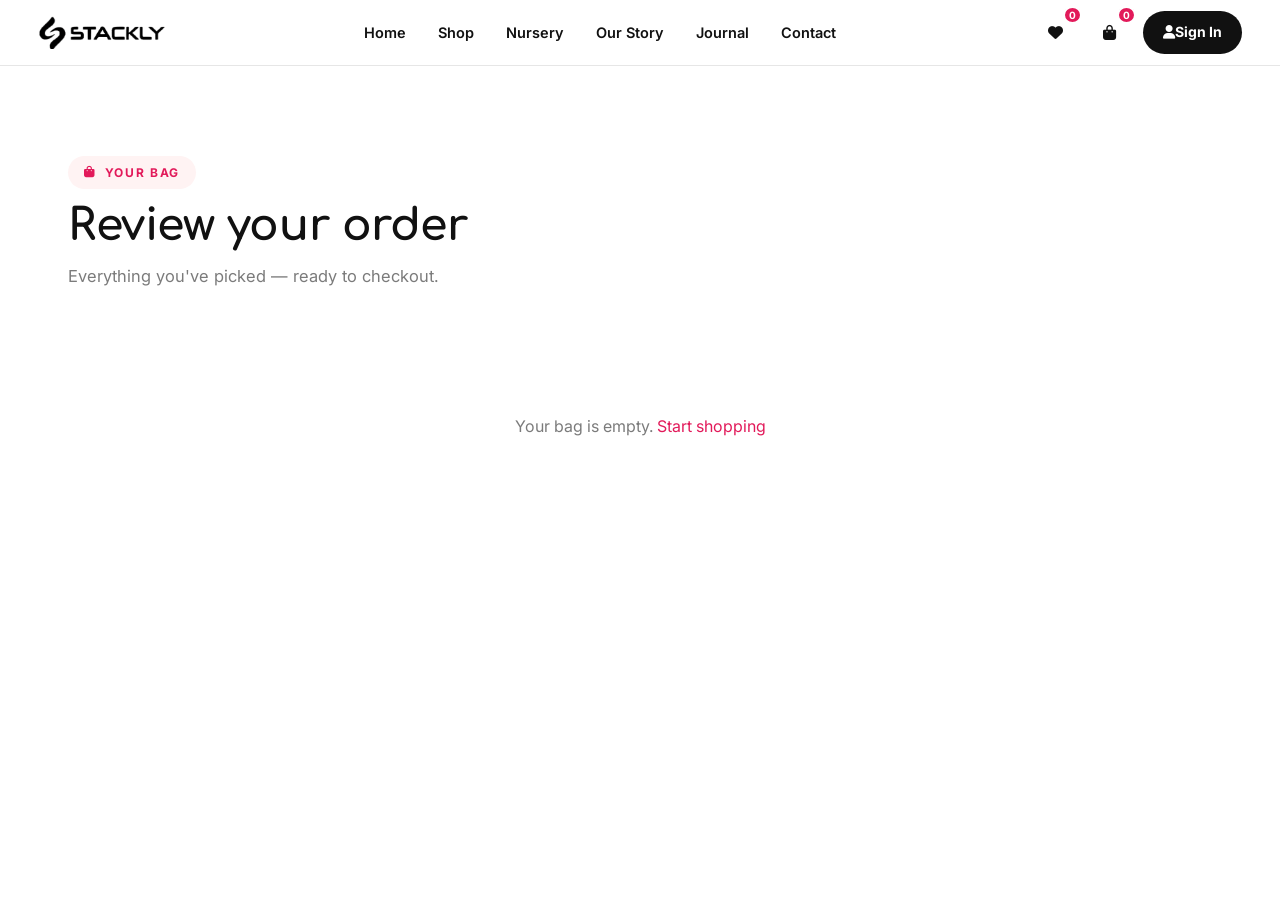
<file: cart.html>
<!DOCTYPE html>
<html lang="en">
<head>
<meta charset="UTF-8">
<meta name="viewport" content="width=device-width, initial-scale=1, viewport-fit=cover">
<title>My Bag — Stackly Baby & Kids</title>
<meta name="description" content="Review your bag and check out organic baby and kids essentials.">
<link rel="preconnect" href="https://fonts.googleapis.com">
<link rel="stylesheet" href="https://cdnjs.cloudflare.com/ajax/libs/font-awesome/6.5.2/css/all.min.css">
<link rel="stylesheet" href="css/style.css">
<link rel="stylesheet" href="css/pages.css">
</head>
<body>
<header class="site-header">
    <div class="header-inner">
      <div class="header-side left">
        <nav class="main-nav" aria-label="Primary">
          <a href="index.html">Home</a>
          <a href="shop.html">Shop</a>
          <a href="nursery.html">Nursery</a>
          <a href="about.html">Our Story</a>
          <a href="blog.html">Journal</a>
          <a href="contact.html">Contact</a>
        </nav>
      </div>

      <a href="index.html" class="brand">
        <img src="Assets/logo_black (4).webp" alt="Stackly" class="brand-logo">
      </a>

      <div class="header-side right">
        <button class="icon-btn hide-mobile" id="wishBtn" aria-label="Wishlist" onclick="location.href='wishlist.html'">
          <i class="fa-solid fa-heart"></i><span class="badge" id="wishBadge">0</span>
        </button>
        <button class="icon-btn hide-mobile" id="cartBtn" aria-label="Cart" onclick="location.href='cart.html'">
          <i class="fa-solid fa-bag-shopping"></i><span class="badge" id="cartBadge">0</span>
        </button>
        <a href="login.html" class="btn-signin hide-mobile"><i class="fa-solid fa-user"></i><span>Sign In</span></a>
        <button class="hamburger" id="hamburger" aria-label="Open menu" aria-expanded="false">
          <span></span><span></span><span></span>
        </button>
      </div>
    </div>
  </header>

  <div class="mobile-nav" id="mobileNav">
    <div class="scrim"></div>
    <div class="panel">
      <div class="mobile-nav-top">
        <a href="index.html" class="brand">
          <img src="Assets/logo_black (6).webp" alt="Stackly" class="mobile-brand-logo">
        </a>
        <button class="mobile-close" id="mobileNavClose" aria-label="Close menu"><i class="fa-solid fa-xmark"></i></button>
      </div>
      <ul>
        <li><a href="index.html"><span>Home</span><i class="fa-solid fa-circle-right"></i></a></li>
        <li><a href="shop.html"><span>Shop</span><i class="fa-solid fa-circle-right"></i></a></li>
        <li><a href="nursery.html"><span>Nursery</span><i class="fa-solid fa-circle-right"></i></a></li>
        <li><a href="about.html"><span>Our Story</span><i class="fa-solid fa-circle-right"></i></a></li>
        <li><a href="blog.html"><span>Journal</span><i class="fa-solid fa-circle-right"></i></a></li>
        <li><a href="contact.html"><span>Contact</span><i class="fa-solid fa-circle-right"></i></a></li>
      </ul>
      <div class="mobile-nav-actions">
        <a href="wishlist.html" class="btn btn-outline btn-block"><i class="fa-solid fa-heart"></i> Wishlist <span class="badge" id="wishBadgeMob">0</span></a>
        <a href="cart.html" class="btn btn-outline btn-block"><i class="fa-solid fa-bag-shopping"></i> My Bag <span class="badge" id="cartBadgeMob">0</span></a>
        <a href="login.html" class="btn btn-primary btn-block"><i class="fa-solid fa-user"></i> Sign In</a>
      </div>
      <div class="mobile-nav-foot">
        <a href="404.html" data-social-404 aria-label="Instagram"><i class="fa-brands fa-instagram"></i></a>
        <a href="404.html" data-social-404 aria-label="Facebook"><i class="fa-brands fa-facebook-f"></i></a>
        <a href="404.html" data-social-404 aria-label="Pinterest"><i class="fa-brands fa-pinterest-p"></i></a>
        <a href="404.html" data-social-404 aria-label="TikTok"><i class="fa-brands fa-tiktok"></i></a>
      </div>
    </div>
  </div>

<main>
<!-- CART PAGE -->
<section class="section">
  <div class="container">
    <div class="section-head">
      <span class="eyebrow"><i class="fa-solid fa-bag-shopping"></i> Your bag</span>
      <h2>Review your order</h2>
      <p>Everything you've picked — ready to checkout.</p>
    </div>
    <div class="product-grid" id="cartGrid"></div>
    <div id="cartSummary" style="display:none; max-width:400px; margin:36px auto 0; padding:28px; background:#fff; border:1px solid var(--line); border-radius:var(--radius-md); text-align:center;">
      <div style="display:flex; justify-content:space-between; align-items:center; margin-bottom:16px;">
        <span style="font-size:15px; font-weight:700; color:var(--ink);">Total</span>
        <span id="cartTotal" style="font-family:var(--font-display); font-size:24px; font-weight:700; color:var(--pink);"></span>
      </div>
      <button class="btn btn-primary btn-block" style="padding:14px 24px; font-size:15px;" onclick="location.href='404.html'"><i class="fa-solid fa-lock"></i> Proceed to Checkout</button>
    </div>
  </div>
</section>
</main>

<script src="js/main.js"></script>
</body>
</html>
</file>
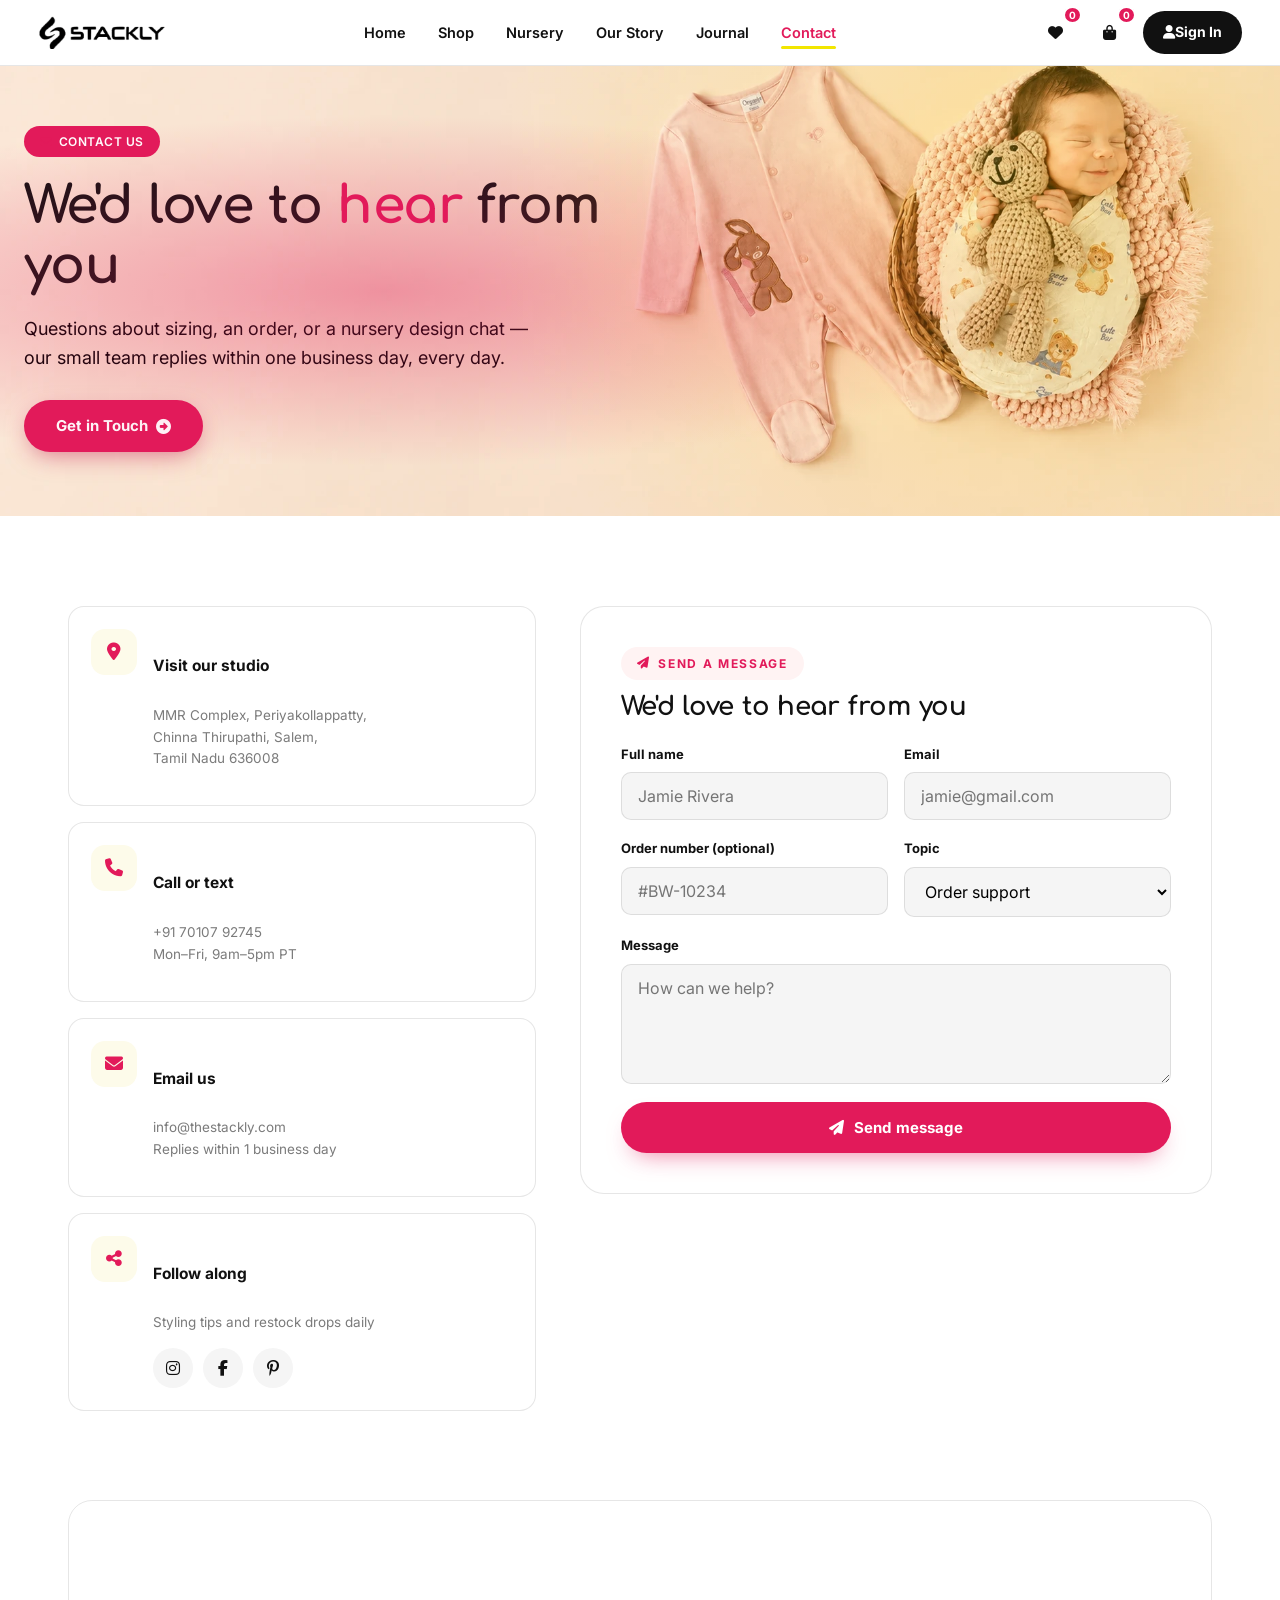
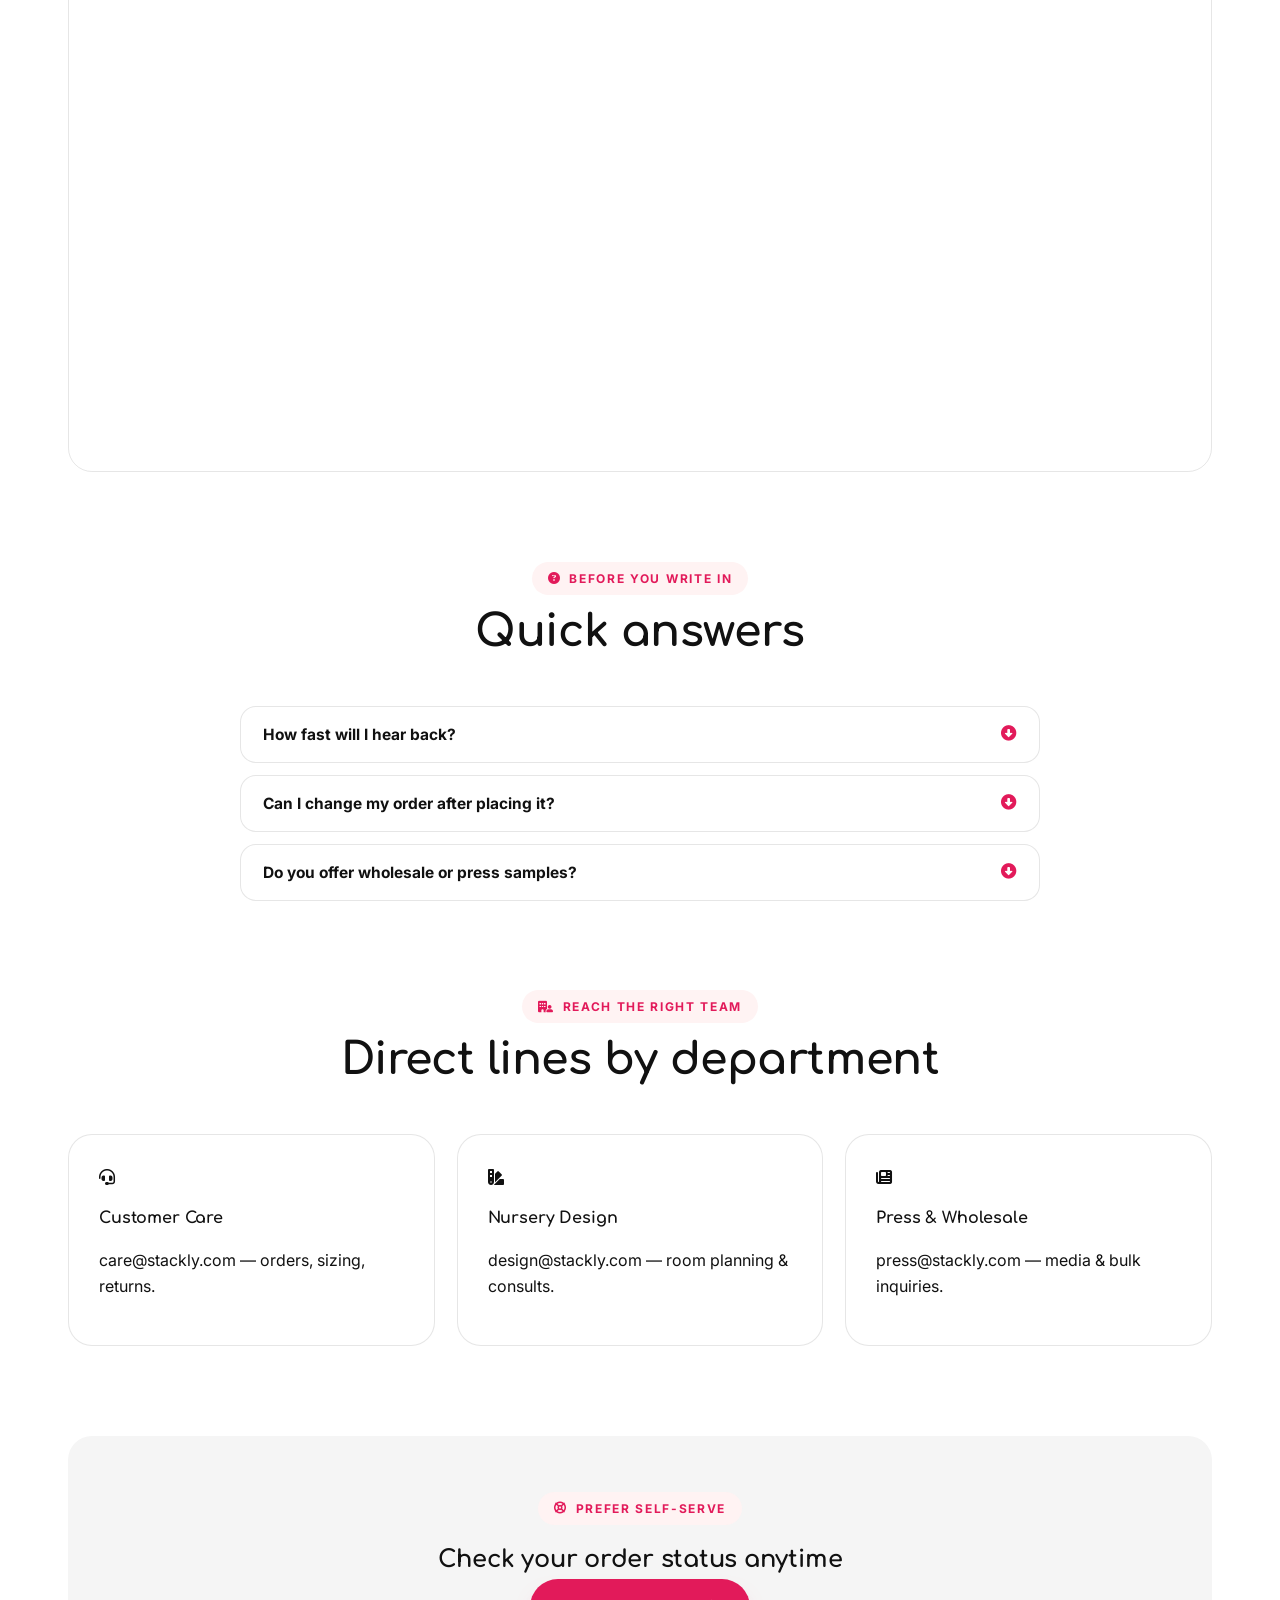
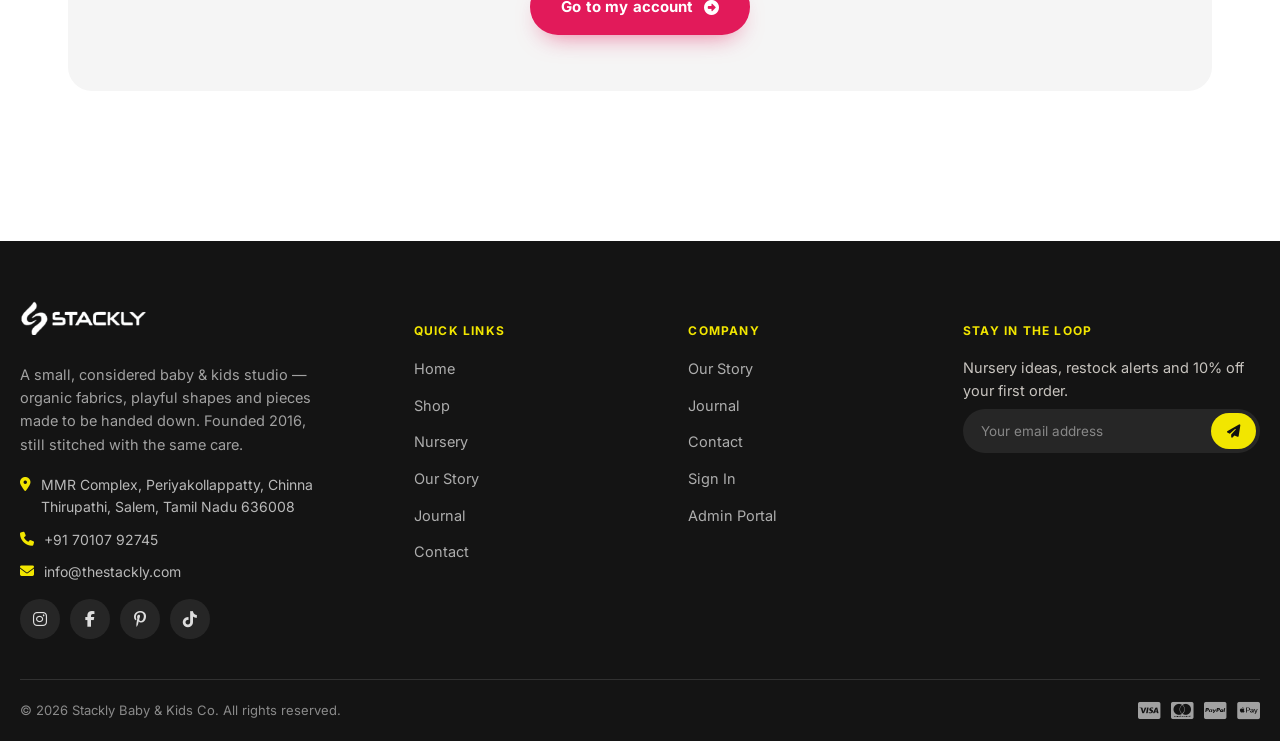
<file: contact.html>
<!DOCTYPE html>
<html lang="en">
<head>
<meta charset="UTF-8">
<meta name="viewport" content="width=device-width, initial-scale=1, viewport-fit=cover">
<title>Contact — Stackly Baby & Kids</title>
<meta name="description" content="Get in touch with the Stackly team for order support, sizing help or nursery design chats.">
<link rel="preconnect" href="https://fonts.googleapis.com">
<link rel="stylesheet" href="https://cdnjs.cloudflare.com/ajax/libs/font-awesome/6.5.2/css/all.min.css">
<link rel="stylesheet" href="css/style.css">
<link rel="stylesheet" href="css/pages.css">
</head>
<body>
<header class="site-header">
    <div class="header-inner">
      <div class="header-side left">
        <nav class="main-nav" aria-label="Primary">
          <a href="index.html">Home</a>
          <a href="shop.html">Shop</a>
          <a href="nursery.html">Nursery</a>
          <a href="about.html">Our Story</a>
          <a href="blog.html">Journal</a>
          <a href="contact.html">Contact</a>
        </nav>
      </div>

      <a href="index.html" class="brand">
        <img src="Assets/logo_black (4).webp" alt="Stackly" class="brand-logo">
      </a>

      <div class="header-side right">
        <button class="icon-btn hide-mobile" id="wishBtn" aria-label="Wishlist" onclick="location.href='wishlist.html'">
          <i class="fa-solid fa-heart"></i><span class="badge" id="wishBadge">0</span>
        </button>
        <button class="icon-btn hide-mobile" id="cartBtn" aria-label="Cart" onclick="location.href='cart.html'">
          <i class="fa-solid fa-bag-shopping"></i><span class="badge" id="cartBadge">0</span>
        </button>
        <a href="login.html" class="btn-signin hide-mobile"><i class="fa-solid fa-user"></i><span>Sign In</span></a>
        <button class="hamburger" id="hamburger" aria-label="Open menu" aria-expanded="false">
          <span></span><span></span><span></span>
        </button>
      </div>
    </div>
  </header>

  <div class="mobile-nav" id="mobileNav">
    <div class="scrim"></div>
    <div class="panel">
      <div class="mobile-nav-top">
        <a href="index.html" class="brand">
          <img src="Assets/logo_black (6).webp" alt="Stackly" class="mobile-brand-logo">
        </a>
        <button class="mobile-close" id="mobileNavClose" aria-label="Close menu"><i class="fa-solid fa-xmark"></i></button>
      </div>
      <ul>
        <li><a href="index.html"><span>Home</span><i class="fa-solid fa-circle-right"></i></a></li>
        <li><a href="shop.html"><span>Shop</span><i class="fa-solid fa-circle-right"></i></a></li>
        <li><a href="nursery.html"><span>Nursery</span><i class="fa-solid fa-circle-right"></i></a></li>
        <li><a href="about.html"><span>Our Story</span><i class="fa-solid fa-circle-right"></i></a></li>
        <li><a href="blog.html"><span>Journal</span><i class="fa-solid fa-circle-right"></i></a></li>
        <li><a href="contact.html"><span>Contact</span><i class="fa-solid fa-circle-right"></i></a></li>
      </ul>
      <div class="mobile-nav-actions">
        <a href="wishlist.html" class="btn btn-outline btn-block"><i class="fa-solid fa-heart"></i> Wishlist <span class="badge" id="wishBadgeMob">0</span></a>
        <a href="cart.html" class="btn btn-outline btn-block"><i class="fa-solid fa-bag-shopping"></i> My Bag <span class="badge" id="cartBadgeMob">0</span></a>
        <a href="login.html" class="btn btn-primary btn-block"><i class="fa-solid fa-user"></i> Sign In</a>
      </div>
      <div class="mobile-nav-foot">
        <a href="404.html" data-social-404 aria-label="Instagram"><i class="fa-brands fa-instagram"></i></a>
        <a href="404.html" data-social-404 aria-label="Facebook"><i class="fa-brands fa-facebook-f"></i></a>
        <a href="404.html" data-social-404 aria-label="Pinterest"><i class="fa-brands fa-pinterest-p"></i></a>
        <a href="404.html" data-social-404 aria-label="TikTok"><i class="fa-brands fa-tiktok"></i></a>
      </div>
    </div>
  </div>

<main>
<!-- 1. PAGE BANNER -->
<section class="hero contact-hero">
  <div class="hero-svg-decor">
    <!-- Layer 1: Morphing blobs -->
    <svg class="hsd-layer-blobs" viewBox="0 0 400 600" preserveAspectRatio="xMidYMid slice" fill="none">
      <path class="blob-a" d="M310,150 Q410,70 480,150 Q550,230 470,290 Q390,350 310,290 Q230,230 310,150Z" fill="var(--pink)" opacity=".08"/>
      <path class="blob-b" d="M-20,400 Q60,340 150,380 Q240,420 200,520 Q160,620 60,580 Q-40,540 -20,400Z" fill="var(--yellow)" opacity=".1"/>
      <path class="blob-c" d="M350,440 Q430,380 490,460 Q550,540 470,600 Q390,660 330,580 Q270,500 350,440Z" fill="var(--pink)" opacity=".06"/>
    </svg>
    <!-- Layer 2: Wave curves -->
    <svg class="hsd-layer-waves" viewBox="0 0 400 600" preserveAspectRatio="xMidYMid slice" fill="none">
      <path d="M-20,505 Q80,465 160,485 Q240,505 320,475 Q400,445 440,485 L440,620 L-20,620Z" fill="var(--pink)" opacity=".06"/>
      <path d="M-20,542 Q60,512 140,532 Q220,552 300,522 Q380,492 440,522 L440,620 L-20,620Z" fill="var(--yellow)" opacity=".05"/>
      <path d="M-20,573 Q100,553 180,568 Q260,583 340,563 Q420,543 440,558 L440,620 L-20,620Z" fill="var(--pink)" opacity=".04"/>
    </svg>
    <!-- Layer 3: Floating circles -->
    <svg class="hsd-layer-circles" viewBox="0 0 400 600" preserveAspectRatio="xMidYMid slice" fill="none">
      <circle class="fc" cx="70" cy="110" r="46" fill="var(--pink)" opacity=".1"/>
      <circle class="fc" cx="340" cy="220" r="26" fill="var(--yellow)" opacity=".12"/>
      <circle class="fc" cx="170" cy="360" r="20" fill="var(--pink)" opacity=".08"/>
      <circle class="fc" cx="380" cy="130" r="14" fill="var(--yellow)" opacity=".1"/>
      <circle class="fc" cx="100" cy="480" r="34" fill="var(--pink)" opacity=".07"/>
      <circle class="fc" cx="300" cy="440" r="22" fill="var(--yellow)" opacity=".09"/>
      <circle class="fc" cx="220" cy="90" r="10" fill="var(--pink)" opacity=".1"/>
      <circle class="fc" cx="180" cy="260" r="9" fill="var(--yellow)" opacity=".12"/>
    </svg>
    <!-- Layer 4: Twinkling stars -->
    <svg class="hsd-layer-stars" viewBox="0 0 400 600" preserveAspectRatio="xMidYMid slice" fill="none">
      <path class="tw" d="M80,60 L84,72 L96,72 L86,80 L90,92 L80,84 L70,92 L74,80 L64,72 L76,72Z" fill="var(--yellow)" opacity=".3"/>
      <path class="tw" d="M370,95 L373,103 L381,103 L375,108 L377,116 L370,111 L363,116 L365,108 L359,103 L367,103Z" fill="var(--pink)" opacity=".25"/>
      <path class="tw" d="M120,380 L123,388 L131,388 L125,393 L127,401 L120,396 L113,401 L115,393 L109,388 L117,388Z" fill="var(--yellow)" opacity=".2"/>
      <path class="tw" d="M380,480 L383,488 L391,488 L385,493 L387,501 L380,496 L373,501 L375,493 L369,488 L377,488Z" fill="var(--pink)" opacity=".22"/>
      <path class="tw" d="M210,540 L213,548 L221,548 L215,553 L217,561 L210,556 L203,561 L205,553 L199,548 L207,548Z" fill="var(--yellow)" opacity=".18"/>
      <path class="tw" d="M300,280 L302,286 L308,286 L303,290 L305,296 L300,292 L295,296 L297,290 L292,286 L298,286Z" fill="var(--pink)" opacity=".2"/>
    </svg>
    <!-- Layer 5: Dot grid -->
    <svg class="hsd-layer-dots" viewBox="0 0 400 600" preserveAspectRatio="xMidYMid slice" fill="none">
      <circle cx="40" cy="60" r="2" fill="var(--pink)" opacity=".2"/>
      <circle cx="80" cy="60" r="2" fill="var(--pink)" opacity=".15"/>
      <circle cx="120" cy="60" r="2" fill="var(--pink)" opacity=".2"/>
      <circle cx="160" cy="60" r="2" fill="var(--pink)" opacity=".15"/>
      <circle cx="200" cy="60" r="2" fill="var(--pink)" opacity=".2"/>
      <circle cx="240" cy="60" r="2" fill="var(--pink)" opacity=".15"/>
      <circle cx="280" cy="60" r="2" fill="var(--pink)" opacity=".2"/>
      <circle cx="320" cy="60" r="2" fill="var(--pink)" opacity=".15"/>
      <circle cx="360" cy="60" r="2" fill="var(--pink)" opacity=".2"/>
      <circle cx="60" cy="100" r="2" fill="var(--pink)" opacity=".15"/>
      <circle cx="100" cy="100" r="2" fill="var(--pink)" opacity=".2"/>
      <circle cx="140" cy="100" r="2" fill="var(--pink)" opacity=".15"/>
      <circle cx="180" cy="100" r="2" fill="var(--pink)" opacity=".2"/>
      <circle cx="220" cy="100" r="2" fill="var(--pink)" opacity=".15"/>
      <circle cx="260" cy="100" r="2" fill="var(--pink)" opacity=".2"/>
      <circle cx="300" cy="100" r="2" fill="var(--pink)" opacity=".15"/>
      <circle cx="340" cy="100" r="2" fill="var(--pink)" opacity=".2"/>
      <circle cx="40" cy="140" r="2" fill="var(--pink)" opacity=".2"/>
      <circle cx="80" cy="140" r="2" fill="var(--pink)" opacity=".15"/>
      <circle cx="120" cy="140" r="2" fill="var(--pink)" opacity=".2"/>
      <circle cx="160" cy="140" r="2" fill="var(--pink)" opacity=".15"/>
      <circle cx="200" cy="140" r="2" fill="var(--pink)" opacity=".2"/>
      <circle cx="240" cy="140" r="2" fill="var(--pink)" opacity=".15"/>
      <circle cx="280" cy="140" r="2" fill="var(--pink)" opacity=".2"/>
      <circle cx="320" cy="140" r="2" fill="var(--pink)" opacity=".15"/>
      <circle cx="360" cy="140" r="2" fill="var(--pink)" opacity=".2"/>
      <circle cx="60" cy="180" r="2" fill="var(--pink)" opacity=".15"/>
      <circle cx="100" cy="180" r="2" fill="var(--pink)" opacity=".2"/>
      <circle cx="140" cy="180" r="2" fill="var(--pink)" opacity=".15"/>
      <circle cx="180" cy="180" r="2" fill="var(--pink)" opacity=".2"/>
      <circle cx="220" cy="180" r="2" fill="var(--pink)" opacity=".15"/>
      <circle cx="260" cy="180" r="2" fill="var(--pink)" opacity=".2"/>
      <circle cx="300" cy="180" r="2" fill="var(--pink)" opacity=".15"/>
      <circle cx="340" cy="180" r="2" fill="var(--pink)" opacity=".2"/>
    </svg>
  </div>
  <div class="hero-content">
    <span class="eyebrow"><i class="fa-solid fa-envelope"></i> Contact Us</span>
    <h1>We'd love to <span style="color:var(--pink);">hear</span> from you</h1>
    <p>Questions about sizing, an order, or a nursery design chat — our small team replies within one business day, every day.</p>
    <a href="#contactForm" class="hero-shop-btn">Get in Touch <i class="fa-solid fa-circle-right"></i></a>
  </div>
</section>

<!-- 2. CONTACT INFO + FORM -->
<section class="section">
  <div class="container contact-grid">
    <div class="contact-cards reveal">
      <div class="contact-info-card">
        <div class="ci-icon"><i class="fa-solid fa-location-dot"></i></div>
        <div><h5>Visit our studio</h5><p>MMR Complex, Periyakollappatty,<br>Chinna Thirupathi, Salem,<br>Tamil Nadu 636008</p></div>
      </div>
      <div class="contact-info-card">
        <div class="ci-icon"><i class="fa-solid fa-phone"></i></div>
        <div><h5>Call or text</h5><p>+91 70107 92745<br>Mon–Fri, 9am–5pm PT</p></div>
      </div>
      <div class="contact-info-card">
        <div class="ci-icon"><i class="fa-solid fa-envelope"></i></div>
        <div><h5>Email us</h5><p>info@thestackly.com<br>Replies within 1 business day</p></div>
      </div>
      <div class="contact-info-card">
        <div class="ci-icon"><i class="fa-solid fa-share-nodes"></i></div>
        <div><h5>Follow along</h5><p>Styling tips and restock drops daily</p>
          <div class="footer-social" style="margin-top:10px;">
            <a href="404.html" data-social-404 aria-label="Instagram" style="background:var(--gray);color:var(--ink);"><i class="fa-brands fa-instagram"></i></a>
            <a href="404.html" data-social-404 aria-label="Facebook" style="background:var(--gray);color:var(--ink);"><i class="fa-brands fa-facebook-f"></i></a>
            <a href="404.html" data-social-404 aria-label="Pinterest" style="background:var(--gray);color:var(--ink);"><i class="fa-brands fa-pinterest-p"></i></a>
          </div>
        </div>
      </div>
    </div>

    <form class="contact-form reveal-scale" id="contactForm">
      <div class="section-head" style="margin-bottom:22px;">
        <span class="eyebrow"><i class="fa-solid fa-paper-plane"></i> Send a message</span>
        <h2 style="font-size:26px;">We'd love to hear from you</h2>
      </div>
      <div class="form-row">
        <div class="field"><label for="cName">Full name</label><input id="cName" type="text" required placeholder="Jamie Rivera"><p id="cNameError" style="display:none; color:#e74c3c; font-size:12px; margin-top:4px;">Only alphabets are allowed.</p></div>
        <div class="field"><label for="cEmail">Email</label><input id="cEmail" type="email" required placeholder="jamie@gmail.com"><p id="cEmailError" style="display:none; color:#e74c3c; font-size:12px; margin-top:4px;">Only Gmail addresses are allowed.</p></div>
      </div>
      <div class="form-row">
        <div class="field"><label for="cOrder">Order number (optional)</label><input id="cOrder" type="text" placeholder="#BW-10234"></div>
        <div class="field"><label for="cTopic">Topic</label>
          <select id="cTopic">
            <option>Order support</option>
            <option>Sizing help</option>
            <option>Nursery design chat</option>
            <option>Press &amp; partnerships</option>
            <option>Something else</option>
          </select>
        </div>
      </div>
      <div class="field"><label for="cMsg">Message</label><textarea id="cMsg" required placeholder="How can we help?"></textarea></div>
      <button type="submit" class="btn btn-primary btn-block"><i class="fa-solid fa-paper-plane"></i> Send message</button>
    </form>
  </div>
</section>

<!-- 3. MAP -->
<section class="section" style="padding-top:0;">
  <div class="container">
    <div class="map-frame reveal-scale">
      <iframe src="https://www.google.com/maps/embed?pb=!1m18!1m12!1m3!1d3907.161535800872!2d78.17140487410012!3d11.682961841820818!2m3!1f0!2f0!3f0!3m2!1i1024!2i768!4f13.1!3m3!1m2!1s0x3babefef7fd970bb%3A0xe11aef1a71994f9!2sStackly!5e0!3m2!1sen!2sin!4v1787053106220!5m2!1sen!2sin" title="Stackly studio location map" loading="lazy" allowfullscreen="" referrerpolicy="strict-origin-when-cross-origin" style="border:0;width:100%;height:100%;"></iframe>
    </div>
  </div>
</section>

<!-- 4. FAQ -->
<section class="section" style="padding-top:0;">
  <div class="container">
    <div class="section-head center">
      <span class="eyebrow"><i class="fa-solid fa-circle-question"></i> Before you write in</span>
      <h2>Quick answers</h2>
    </div>
    <div class="faq-list">
      <div class="faq-item">
        <button class="faq-q">How fast will I hear back? <i class="fa-solid fa-circle-down"></i></button>
        <div class="faq-a"><p>Within one business day — usually much sooner during weekday mornings.</p></div>
      </div>
      <div class="faq-item">
        <button class="faq-q">Can I change my order after placing it? <i class="fa-solid fa-circle-down"></i></button>
        <div class="faq-a"><p>Yes, within 2 hours of ordering. After that it's already in our packing queue.</p></div>
      </div>
      <div class="faq-item">
        <button class="faq-q">Do you offer wholesale or press samples? <i class="fa-solid fa-circle-down"></i></button>
        <div class="faq-a"><p>Yes — select "Press &amp; partnerships" above and our team will follow up directly.</p></div>
      </div>
    </div>
  </div>
</section>

<!-- 5. DEPARTMENTS -->
<section class="section" style="padding-top:0;">
  <div class="container">
    <div class="section-head center">
      <span class="eyebrow"><i class="fa-solid fa-building-user"></i> Reach the right team</span>
      <h2>Direct lines by department</h2>
    </div>
    <div class="values-grid stagger">
      <div class="value-card reveal-scale"><div class="why-icon"><i class="fa-solid fa-headset"></i></div><h4>Customer Care</h4><p>care@stackly.com — orders, sizing, returns.</p></div>
      <div class="value-card reveal-scale"><div class="why-icon"><i class="fa-solid fa-swatchbook"></i></div><h4>Nursery Design</h4><p>design@stackly.com — room planning &amp; consults.</p></div>
      <div class="value-card reveal-scale"><div class="why-icon"><i class="fa-solid fa-newspaper"></i></div><h4>Press &amp; Wholesale</h4><p>press@stackly.com — media &amp; bulk inquiries.</p></div>
    </div>
  </div>
</section>

<!-- 6. CTA -->
<section class="section" style="padding-top:0;">
  <div class="container">
    <div class="simple-cta reveal-scale">
      <span class="eyebrow"><i class="fa-solid fa-life-ring"></i> Prefer self-serve</span>
      <h2 class="mt-2">Check your order status anytime</h2>
      <a href="login.html" class="btn btn-primary">Go to my account <i class="fa-solid fa-circle-right"></i></a>
    </div>
  </div>
</section>


</main>
<footer class="site-footer">
    <div class="container footer-top">
      <div class="footer-grid">
        <div class="footer-brand">
          <a href="index.html" class="brand" style="align-items:flex-start;text-align:left">
            <img src="Assets/logo_white (4).webp" alt="Stackly" class="footer-logo">
          </a>
          <p>A small, considered baby &amp; kids studio — organic fabrics, playful shapes and pieces made to be handed down. Founded 2016, still stitched with the same care.</p>
          <div class="footer-addr">
            <div><i class="fa-solid fa-location-dot"></i><span>MMR Complex, Periyakollappatty, Chinna Thirupathi, Salem, Tamil Nadu 636008</span></div>
            <div><i class="fa-solid fa-phone"></i><span>+91 70107 92745</span></div>
            <div><i class="fa-solid fa-envelope"></i><span>info@thestackly.com</span></div>
          </div>
          <div class="footer-social">
            <a href="404.html" data-social-404 aria-label="Instagram"><i class="fa-brands fa-instagram"></i></a>
            <a href="404.html" data-social-404 aria-label="Facebook"><i class="fa-brands fa-facebook-f"></i></a>
            <a href="404.html" data-social-404 aria-label="Pinterest"><i class="fa-brands fa-pinterest-p"></i></a>
            <a href="404.html" data-social-404 aria-label="TikTok"><i class="fa-brands fa-tiktok"></i></a>
          </div>
        </div>

        <div class="footer-col">
          <h5>Quick Links <i class="fa-solid fa-circle-down show-mobile"></i></h5>
          <ul>
            <li><a href="index.html">Home</a></li>
            <li><a href="shop.html">Shop</a></li>
            <li><a href="nursery.html">Nursery</a></li>
            <li><a href="about.html">Our Story</a></li>
            <li><a href="blog.html">Journal</a></li>
            <li><a href="contact.html">Contact</a></li>
          </ul>
        </div>

        <div class="footer-col">
          <h5>Company <i class="fa-solid fa-circle-down show-mobile"></i></h5>
          <ul>
            <li><a href="404.html">Our Story</a></li>
            <li><a href="404.html">Journal</a></li>
            <li><a href="404.html">Contact</a></li>
            <li><a href="404.html">Sign In</a></li>
            <li><a href="404.html">Admin Portal</a></li>
          </ul>
        </div>

        <div class="footer-col">
          <h5>Stay in the Loop <i class="fa-solid fa-circle-down show-mobile"></i></h5>
          <ul>
            <li style="color:rgba(251,246,239,.78);font-size:14.5px;">Nursery ideas, restock alerts and 10% off your first order.</li>
          </ul>
          <form class="newsletter-mini" data-newsletter>
            <input type="email" required placeholder="Your email address" aria-label="Email address">
            <button type="submit" aria-label="Subscribe"><i class="fa-solid fa-paper-plane"></i></button>
          </form>
          <p data-newsletter-error style="display:none; color:#e74c3c; font-size:12px; margin-top:6px;">Only Gmail addresses are allowed.</p>
        </div>
      </div>
    </div>
    <div class="container footer-bottom">
      <span>&copy; 2026 Stackly Baby &amp; Kids Co. All rights reserved.</span>
      <div class="pay-icons">
        <i class="fa-brands fa-cc-visa"></i>
        <i class="fa-brands fa-cc-mastercard"></i>
        <i class="fa-brands fa-cc-paypal"></i>
        <i class="fa-brands fa-cc-apple-pay"></i>
      </div>
    </div>
  </footer>

  <button class="to-top" aria-label="Back to top"><i class="fa-solid fa-circle-up"></i></button>

<script src="js/main.js"></script>

</body>
</html>
</file>
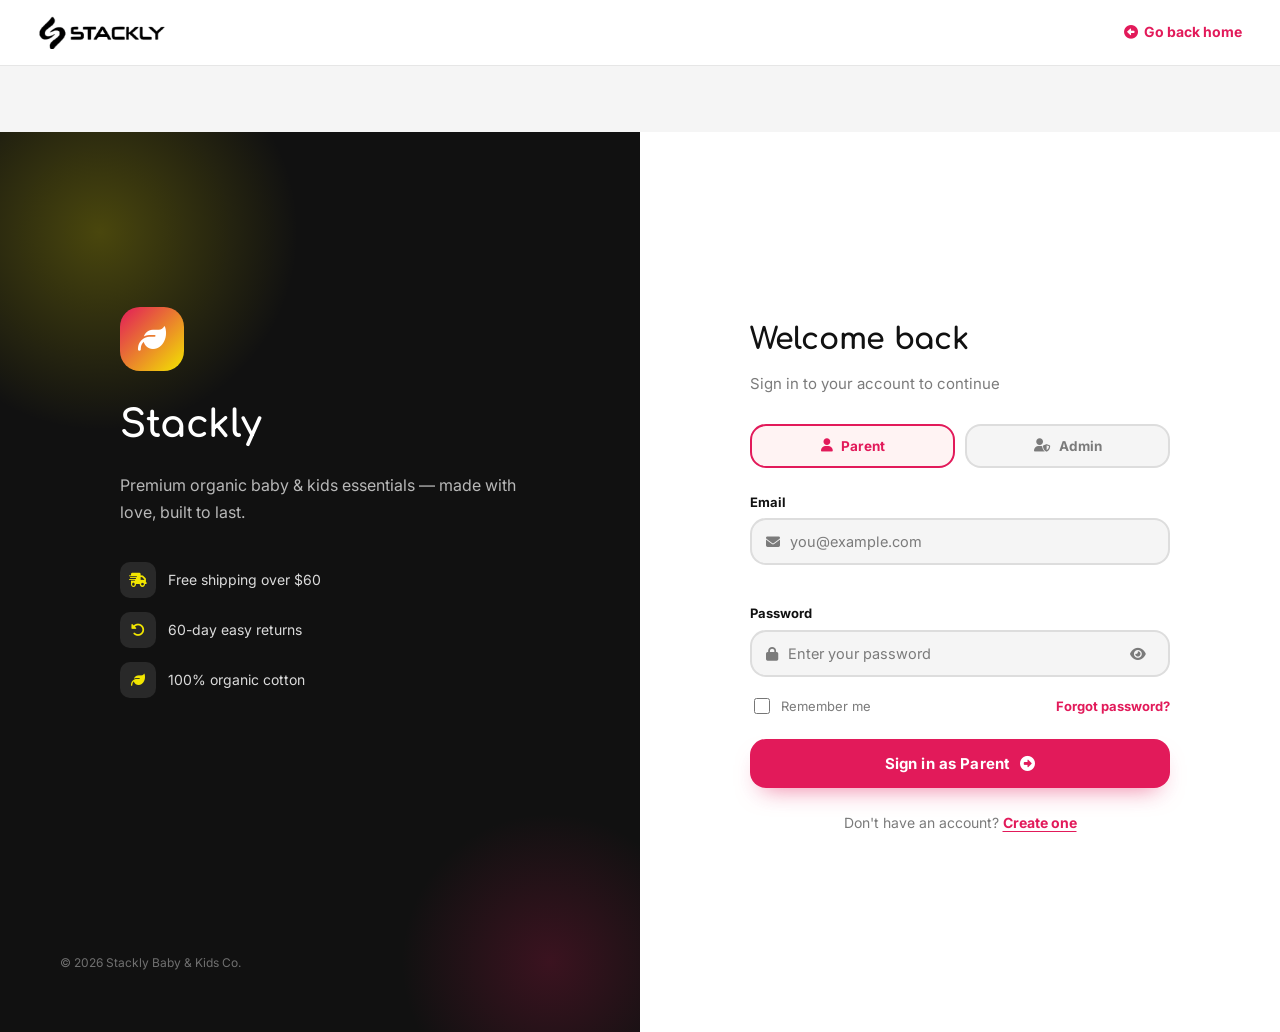
<file: login.html>
<!DOCTYPE html>
<html lang="en">
<head>
<meta charset="UTF-8">
<meta name="viewport" content="width=device-width, initial-scale=1, viewport-fit=cover">
<title>Sign In — Stackly</title>
<meta name="description" content="Sign in to your Stackly parent or admin account.">
<link rel="preconnect" href="https://fonts.googleapis.com">
<link rel="stylesheet" href="https://cdnjs.cloudflare.com/ajax/libs/font-awesome/6.5.2/css/all.min.css">
<link rel="stylesheet" href="css/style.css">
<link rel="stylesheet" href="css/login.css">
</head>
<body class="auth-body">

<header class="auth-topbar">
  <a href="index.html" class="brand">
    <img src="Assets/logo_black (4).webp" alt="Stackly" class="brand-logo">
  </a>
  <a href="index.html" class="auth-topbar-link"><i class="fa-solid fa-circle-left"></i> Go back home</a>
</header>

<main class="auth-page">
  <!-- LEFT — decorative panel -->
  <div class="auth-visual">
    <div class="av-blob av-blob-1"></div>
    <div class="av-blob av-blob-2"></div>
    <div class="av-content">
      <div class="av-icon"><i class="fa-solid fa-leaf"></i></div>
      <h2>Stackly</h2>
      <p>Premium organic baby &amp; kids essentials — made with love, built to last.</p>
      <div class="av-features">
        <div class="av-feat"><i class="fa-solid fa-truck-fast"></i><span>Free shipping over $60</span></div>
        <div class="av-feat"><i class="fa-solid fa-rotate-left"></i><span>60-day easy returns</span></div>
        <div class="av-feat"><i class="fa-solid fa-leaf"></i><span>100% organic cotton</span></div>
      </div>
    </div>
    <div class="av-footer">&copy; 2026 Stackly Baby &amp; Kids Co.</div>
  </div>

  <!-- RIGHT — form panel -->
  <div class="auth-form-panel">
    <div class="afp-inner">

      <!-- Sign In form -->
      <div class="auth-form active" id="signinForm">
        <div class="afp-header">
          <h1>Welcome back</h1>
          <p>Sign in to your account to continue</p>
        </div>

        <div class="role-pills">
          <button class="role-pill active" data-role="user" type="button"><i class="fa-solid fa-user"></i> Parent</button>
          <button class="role-pill" data-role="admin" type="button"><i class="fa-solid fa-user-shield"></i> Admin</button>
        </div>

        <form id="formSignin" novalidate>
          <div class="field">
            <label for="siEmail">Email</label>
            <div class="input-wrap"><i class="fa-solid fa-envelope"></i><input id="siEmail" type="email" required placeholder="you@example.com" autocomplete="username"></div>
            <span class="field-error" id="siEmailErr"></span>
          </div>
          <div class="field">
            <label for="siPassword">Password</label>
            <div class="input-wrap"><i class="fa-solid fa-lock"></i><input id="siPassword" type="password" required placeholder="Enter your password" autocomplete="current-password" minlength="6"><button type="button" class="pw-toggle" data-target="siPassword" aria-label="Show password"><i class="fa-solid fa-eye"></i></button></div>
          </div>
          <div class="afp-row">
            <label class="check-label"><input type="checkbox"> Remember me</label>
            <a href="404.html" class="afp-link">Forgot password?</a>
          </div>
          <button type="submit" class="btn btn-primary btn-block afp-submit"><span id="signinBtnLabel">Sign in as Parent</span> <i class="fa-solid fa-circle-right"></i></button>
        </form>

        <p class="afp-switch">Don't have an account? <a href="signup.html" class="link-btn">Create one</a></p>
      </div>

    </div>
  </div>
</main>

<script src="js/main.js"></script>
<script src="js/login.js"></script>
</body>
</html>
</file>
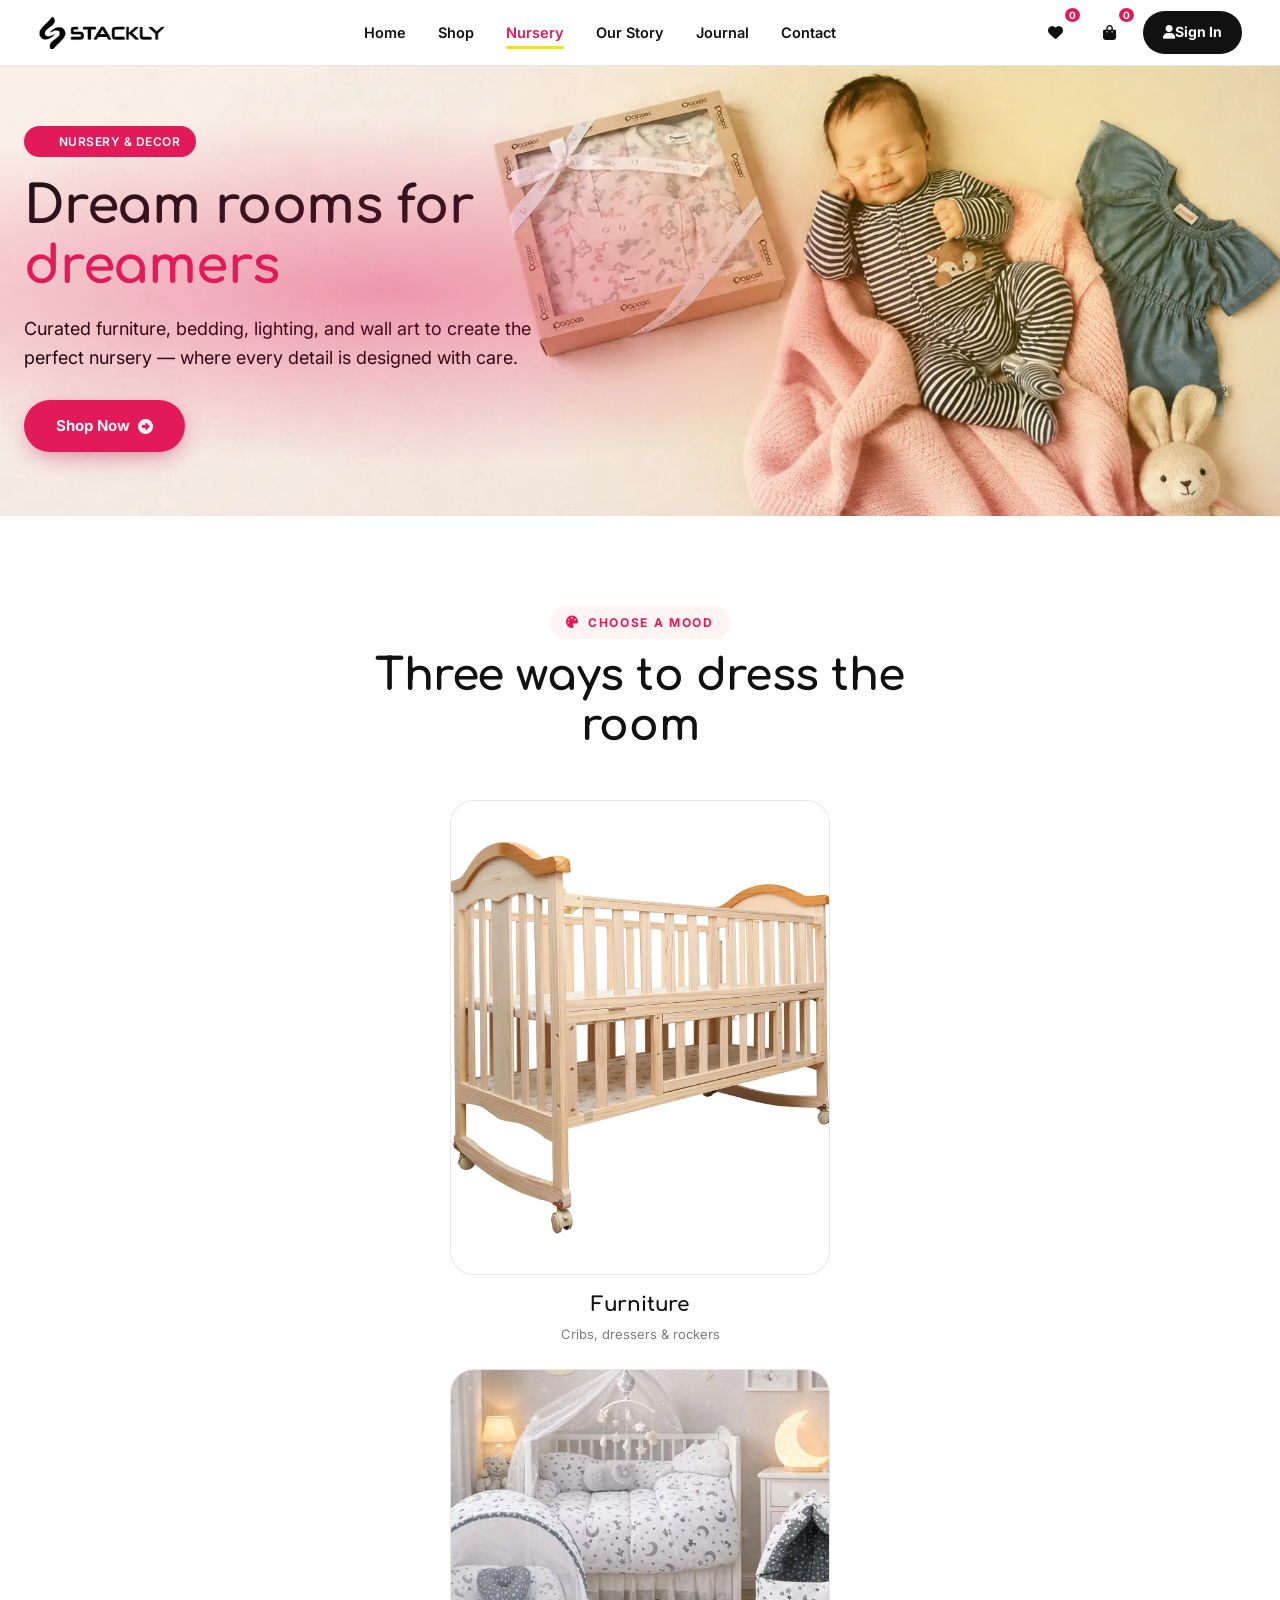
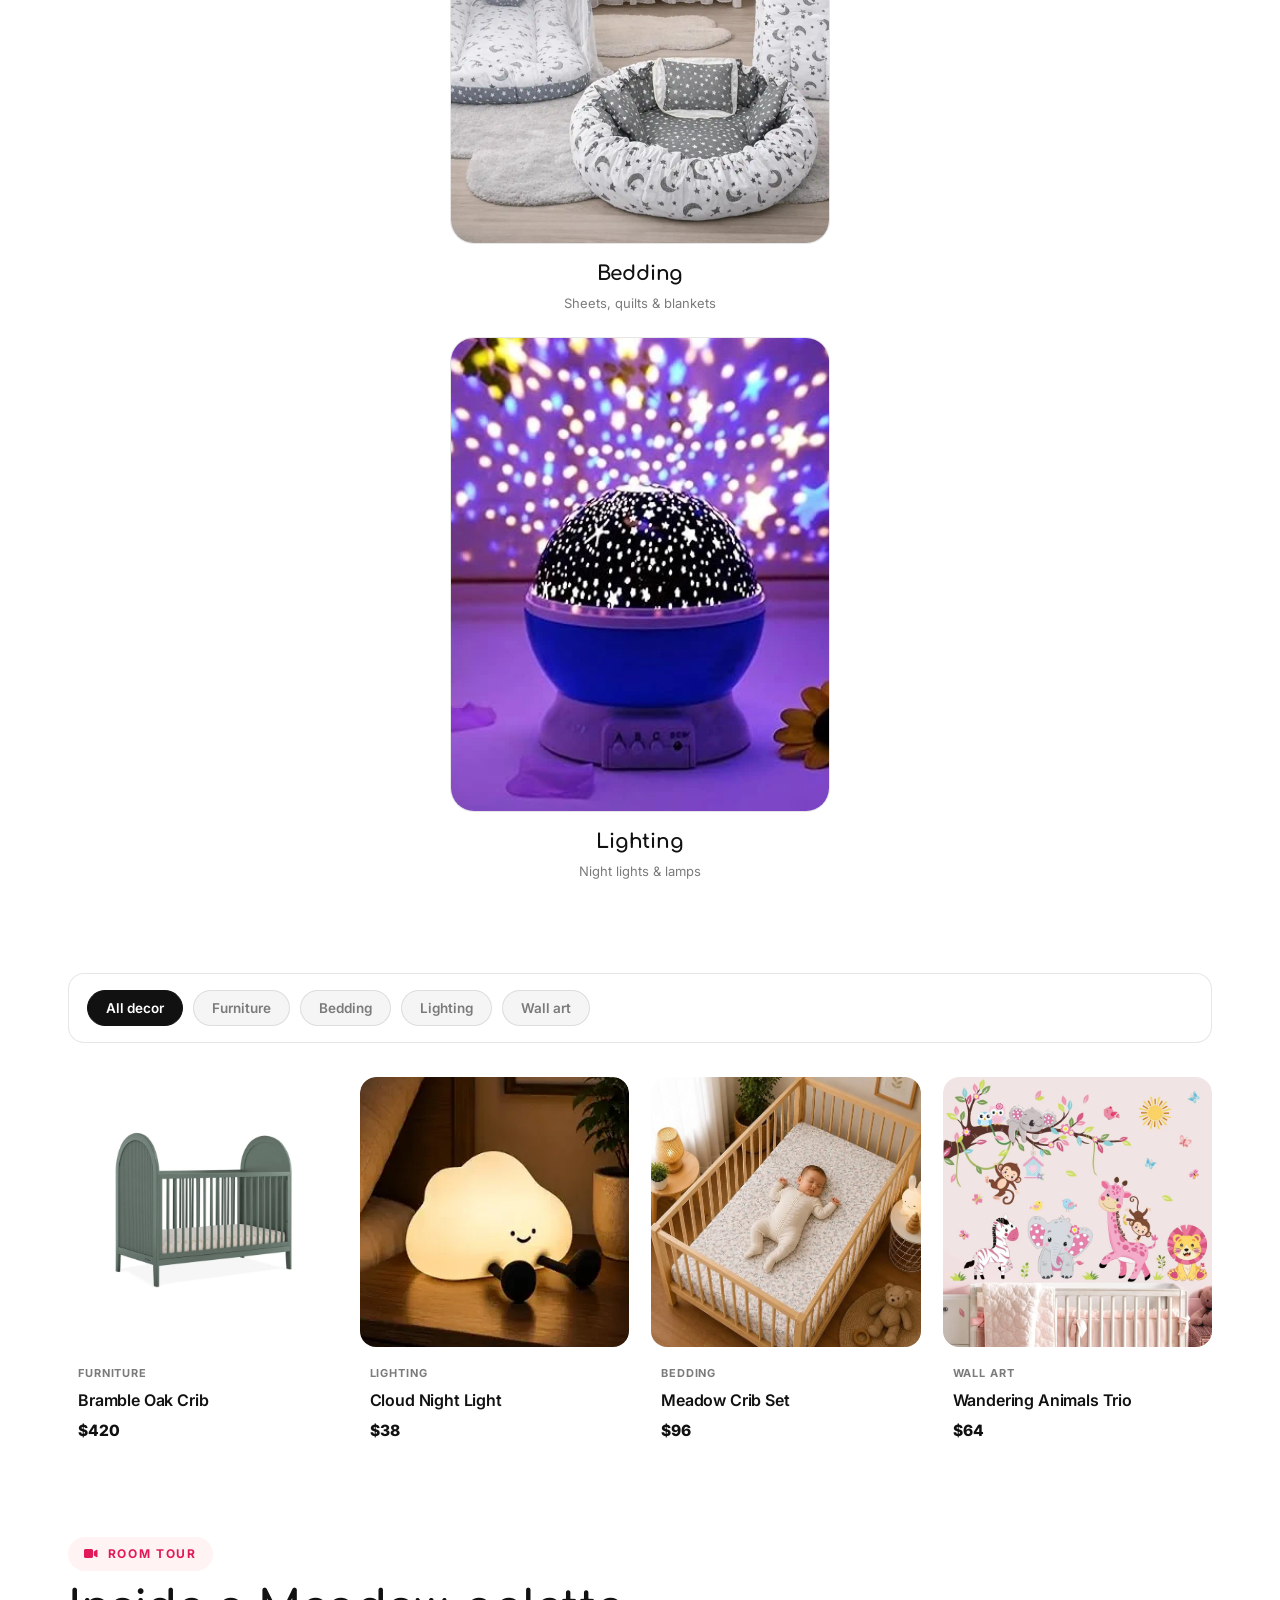
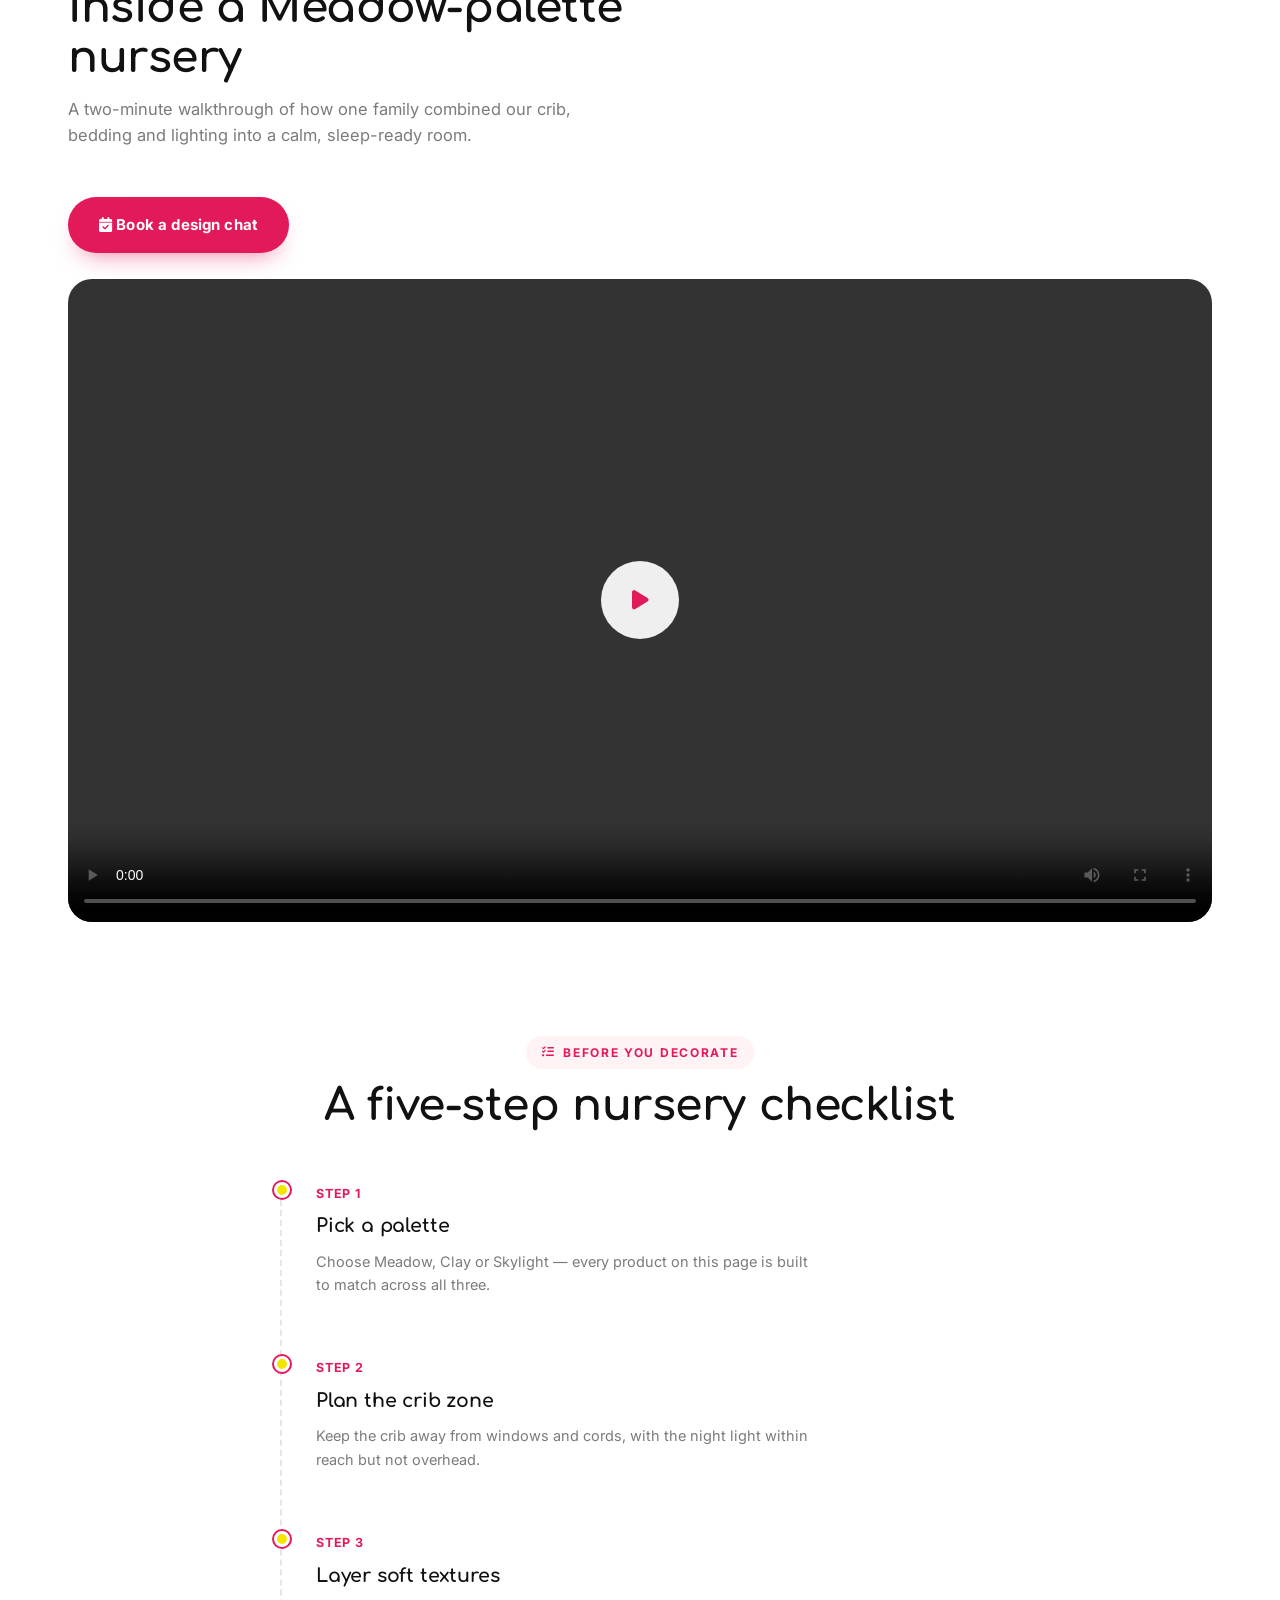
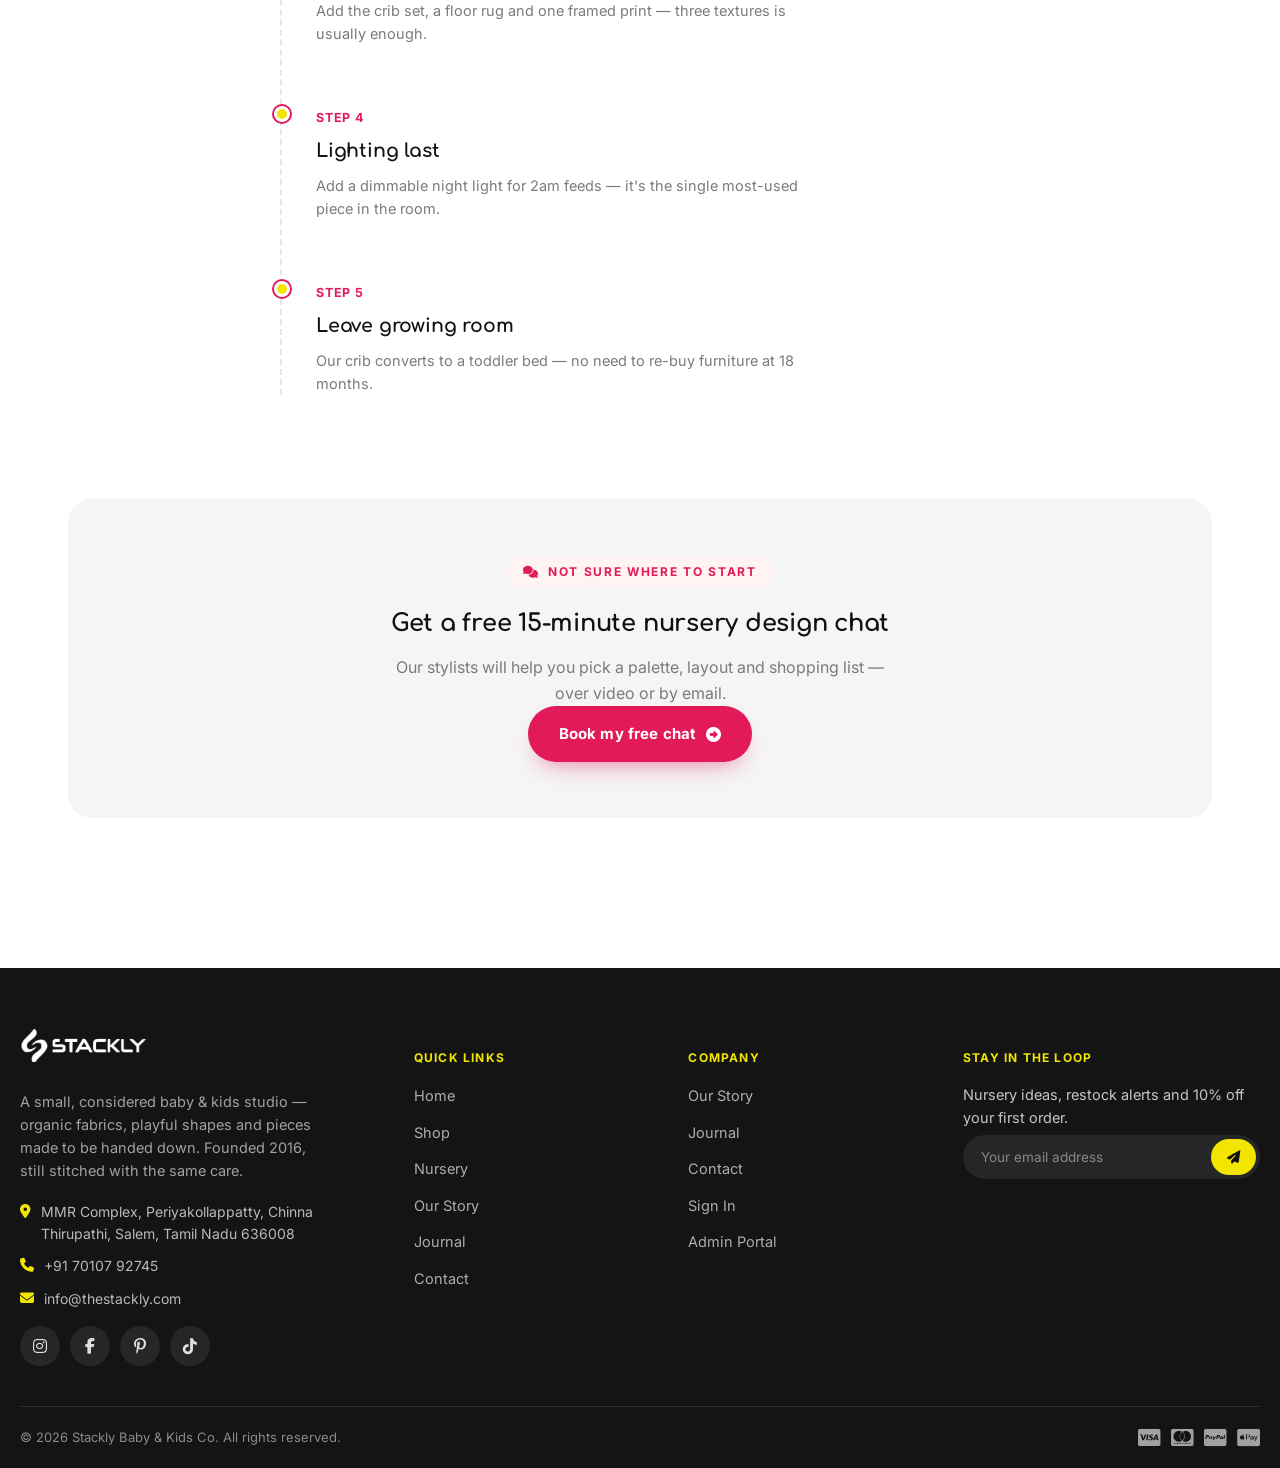
<file: nursery.html>
<!DOCTYPE html>
<html lang="en">
<head>
<meta charset="UTF-8">
<meta name="viewport" content="width=device-width, initial-scale=1, viewport-fit=cover">
<title>Nursery & Decor — Stackly Baby & Kids</title>
<meta name="description" content="Curated nursery furniture, bedding, lighting and wall art collections from Stackly.">
<link rel="preconnect" href="https://fonts.googleapis.com">
<link rel="stylesheet" href="https://cdnjs.cloudflare.com/ajax/libs/font-awesome/6.5.2/css/all.min.css">
<link rel="stylesheet" href="css/style.css">
<link rel="stylesheet" href="css/pages.css">
</head>
<body>
<header class="site-header">
    <div class="header-inner">
      <div class="header-side left">
        <nav class="main-nav" aria-label="Primary">
          <a href="index.html">Home</a>
          <a href="shop.html">Shop</a>
          <a href="nursery.html">Nursery</a>
          <a href="about.html">Our Story</a>
          <a href="blog.html">Journal</a>
          <a href="contact.html">Contact</a>
        </nav>
      </div>

      <a href="index.html" class="brand">
        <img src="Assets/logo_black (4).webp" alt="Stackly" class="brand-logo">
      </a>

      <div class="header-side right">
        <button class="icon-btn hide-mobile" id="wishBtn" aria-label="Wishlist" onclick="location.href='wishlist.html'">
          <i class="fa-solid fa-heart"></i><span class="badge" id="wishBadge">0</span>
        </button>
        <button class="icon-btn hide-mobile" id="cartBtn" aria-label="Cart" onclick="location.href='cart.html'">
          <i class="fa-solid fa-bag-shopping"></i><span class="badge" id="cartBadge">0</span>
        </button>
        <a href="login.html" class="btn-signin hide-mobile"><i class="fa-solid fa-user"></i><span>Sign In</span></a>
        <button class="hamburger" id="hamburger" aria-label="Open menu" aria-expanded="false">
          <span></span><span></span><span></span>
        </button>
      </div>
    </div>
  </header>

  <div class="mobile-nav" id="mobileNav">
    <div class="scrim"></div>
    <div class="panel">
      <div class="mobile-nav-top">
        <a href="index.html" class="brand">
          <img src="Assets/logo_black (6).webp" alt="Stackly" class="mobile-brand-logo">
        </a>
        <button class="mobile-close" id="mobileNavClose" aria-label="Close menu"><i class="fa-solid fa-xmark"></i></button>
      </div>
      <ul>
        <li><a href="index.html"><span>Home</span><i class="fa-solid fa-circle-right"></i></a></li>
        <li><a href="shop.html"><span>Shop</span><i class="fa-solid fa-circle-right"></i></a></li>
        <li><a href="nursery.html"><span>Nursery</span><i class="fa-solid fa-circle-right"></i></a></li>
        <li><a href="about.html"><span>Our Story</span><i class="fa-solid fa-circle-right"></i></a></li>
        <li><a href="blog.html"><span>Journal</span><i class="fa-solid fa-circle-right"></i></a></li>
        <li><a href="contact.html"><span>Contact</span><i class="fa-solid fa-circle-right"></i></a></li>
      </ul>
      <div class="mobile-nav-actions">
        <a href="wishlist.html" class="btn btn-outline btn-block"><i class="fa-solid fa-heart"></i> Wishlist <span class="badge" id="wishBadgeMob">0</span></a>
        <a href="cart.html" class="btn btn-outline btn-block"><i class="fa-solid fa-bag-shopping"></i> My Bag <span class="badge" id="cartBadgeMob">0</span></a>
        <a href="login.html" class="btn btn-primary btn-block"><i class="fa-solid fa-user"></i> Sign In</a>
      </div>
      <div class="mobile-nav-foot">
        <a href="404.html" data-social-404 aria-label="Instagram"><i class="fa-brands fa-instagram"></i></a>
        <a href="404.html" data-social-404 aria-label="Facebook"><i class="fa-brands fa-facebook-f"></i></a>
        <a href="404.html" data-social-404 aria-label="Pinterest"><i class="fa-brands fa-pinterest-p"></i></a>
        <a href="404.html" data-social-404 aria-label="TikTok"><i class="fa-brands fa-tiktok"></i></a>
      </div>
    </div>
  </div>

<main>
<!-- 1. PAGE BANNER -->
<section class="hero nursery-hero">
  <div class="hero-svg-decor">
    <!-- Layer 1: Morphing blobs -->
    <svg class="hsd-layer-blobs" viewBox="0 0 400 600" preserveAspectRatio="xMidYMid slice" fill="none">
      <path class="blob-a" d="M-10,130 Q90,50 200,90 Q310,130 370,30 Q430,-50 470,70 Q510,190 410,250 Q310,310 210,270 Q110,230 -10,130Z" fill="var(--pink)" opacity=".08"/>
      <path class="blob-b" d="M340,370 Q420,290 490,350 Q560,410 520,510 Q480,610 400,570 Q320,530 340,450 Q360,390 340,370Z" fill="var(--yellow)" opacity=".1"/>
      <path class="blob-c" d="M-20,470 Q40,410 120,450 Q200,490 180,570 Q160,650 80,610 Q0,570 -20,470Z" fill="var(--pink)" opacity=".06"/>
    </svg>
    <!-- Layer 2: Wave curves -->
    <svg class="hsd-layer-waves" viewBox="0 0 400 600" preserveAspectRatio="xMidYMid slice" fill="none">
      <path d="M-20,518 Q80,478 160,498 Q240,518 320,488 Q400,458 440,498 L440,620 L-20,620Z" fill="var(--pink)" opacity=".06"/>
      <path d="M-20,550 Q60,520 140,540 Q220,560 300,530 Q380,500 440,530 L440,620 L-20,620Z" fill="var(--yellow)" opacity=".05"/>
      <path d="M-20,576 Q100,556 180,571 Q260,586 340,566 Q420,546 440,561 L440,620 L-20,620Z" fill="var(--pink)" opacity=".04"/>
    </svg>
    <!-- Layer 3: Floating circles -->
    <svg class="hsd-layer-circles" viewBox="0 0 400 600" preserveAspectRatio="xMidYMid slice" fill="none">
      <circle class="fc" cx="330" cy="80" r="50" fill="var(--pink)" opacity=".1"/>
      <circle class="fc" cx="60" cy="190" r="32" fill="var(--yellow)" opacity=".12"/>
      <circle class="fc" cx="250" cy="310" r="24" fill="var(--pink)" opacity=".08"/>
      <circle class="fc" cx="130" cy="110" r="16" fill="var(--yellow)" opacity=".1"/>
      <circle class="fc" cx="360" cy="400" r="38" fill="var(--pink)" opacity=".07"/>
      <circle class="fc" cx="80" cy="470" r="26" fill="var(--yellow)" opacity=".09"/>
      <circle class="fc" cx="200" cy="60" r="12" fill="var(--pink)" opacity=".1"/>
      <circle class="fc" cx="310" cy="230" r="10" fill="var(--yellow)" opacity=".12"/>
    </svg>
    <!-- Layer 4: Twinkling stars -->
    <svg class="hsd-layer-stars" viewBox="0 0 400 600" preserveAspectRatio="xMidYMid slice" fill="none">
      <path class="tw" d="M350,50 L354,62 L366,62 L356,70 L360,82 L350,74 L340,82 L344,70 L334,62 L346,62Z" fill="var(--yellow)" opacity=".3"/>
      <path class="tw" d="M70,80 L73,88 L81,88 L75,93 L77,101 L70,96 L63,101 L65,93 L59,88 L67,88Z" fill="var(--pink)" opacity=".25"/>
      <path class="tw" d="M290,290 L293,298 L301,298 L295,303 L297,311 L290,306 L283,311 L285,303 L279,298 L287,298Z" fill="var(--yellow)" opacity=".2"/>
      <path class="tw" d="M50,420 L53,428 L61,428 L55,433 L57,441 L50,436 L43,441 L45,433 L39,428 L47,428Z" fill="var(--pink)" opacity=".22"/>
      <path class="tw" d="M230,510 L233,518 L241,518 L235,523 L237,531 L230,526 L223,531 L225,523 L219,518 L227,518Z" fill="var(--yellow)" opacity=".18"/>
      <path class="tw" d="M400,180 L402,186 L408,186 L403,190 L405,196 L400,192 L395,196 L397,190 L392,186 L398,186Z" fill="var(--pink)" opacity=".2"/>
    </svg>
    <!-- Layer 5: Dot grid -->
    <svg class="hsd-layer-dots" viewBox="0 0 400 600" preserveAspectRatio="xMidYMid slice" fill="none">
      <circle cx="40" cy="60" r="2" fill="var(--pink)" opacity=".2"/>
      <circle cx="80" cy="60" r="2" fill="var(--pink)" opacity=".15"/>
      <circle cx="120" cy="60" r="2" fill="var(--pink)" opacity=".2"/>
      <circle cx="160" cy="60" r="2" fill="var(--pink)" opacity=".15"/>
      <circle cx="200" cy="60" r="2" fill="var(--pink)" opacity=".2"/>
      <circle cx="240" cy="60" r="2" fill="var(--pink)" opacity=".15"/>
      <circle cx="280" cy="60" r="2" fill="var(--pink)" opacity=".2"/>
      <circle cx="320" cy="60" r="2" fill="var(--pink)" opacity=".15"/>
      <circle cx="360" cy="60" r="2" fill="var(--pink)" opacity=".2"/>
      <circle cx="60" cy="100" r="2" fill="var(--pink)" opacity=".15"/>
      <circle cx="100" cy="100" r="2" fill="var(--pink)" opacity=".2"/>
      <circle cx="140" cy="100" r="2" fill="var(--pink)" opacity=".15"/>
      <circle cx="180" cy="100" r="2" fill="var(--pink)" opacity=".2"/>
      <circle cx="220" cy="100" r="2" fill="var(--pink)" opacity=".15"/>
      <circle cx="260" cy="100" r="2" fill="var(--pink)" opacity=".2"/>
      <circle cx="300" cy="100" r="2" fill="var(--pink)" opacity=".15"/>
      <circle cx="340" cy="100" r="2" fill="var(--pink)" opacity=".2"/>
      <circle cx="40" cy="140" r="2" fill="var(--pink)" opacity=".2"/>
      <circle cx="80" cy="140" r="2" fill="var(--pink)" opacity=".15"/>
      <circle cx="120" cy="140" r="2" fill="var(--pink)" opacity=".2"/>
      <circle cx="160" cy="140" r="2" fill="var(--pink)" opacity=".15"/>
      <circle cx="200" cy="140" r="2" fill="var(--pink)" opacity=".2"/>
      <circle cx="240" cy="140" r="2" fill="var(--pink)" opacity=".15"/>
      <circle cx="280" cy="140" r="2" fill="var(--pink)" opacity=".2"/>
      <circle cx="320" cy="140" r="2" fill="var(--pink)" opacity=".15"/>
      <circle cx="360" cy="140" r="2" fill="var(--pink)" opacity=".2"/>
      <circle cx="60" cy="180" r="2" fill="var(--pink)" opacity=".15"/>
      <circle cx="100" cy="180" r="2" fill="var(--pink)" opacity=".2"/>
      <circle cx="140" cy="180" r="2" fill="var(--pink)" opacity=".15"/>
      <circle cx="180" cy="180" r="2" fill="var(--pink)" opacity=".2"/>
      <circle cx="220" cy="180" r="2" fill="var(--pink)" opacity=".15"/>
      <circle cx="260" cy="180" r="2" fill="var(--pink)" opacity=".2"/>
      <circle cx="300" cy="180" r="2" fill="var(--pink)" opacity=".15"/>
      <circle cx="340" cy="180" r="2" fill="var(--pink)" opacity=".2"/>
    </svg>
  </div>
  <div class="hero-content">
    <span class="eyebrow"><i class="fa-solid fa-palette"></i> Nursery &amp; Decor</span>
    <h1>Dream rooms for <span style="color:var(--pink);">dreamers</span></h1>
    <p>Curated furniture, bedding, lighting, and wall art to create the perfect nursery — where every detail is designed with care.</p>
    <a href="404.html" class="hero-shop-btn">Shop Now <i class="fa-solid fa-circle-right"></i></a>
  </div>
</section>

<!-- 2. ROOM INSPIRATION -->
<section class="section">
  <div class="container">
    <div class="section-head center" style="margin-left:auto;margin-right:auto;">
      <span class="eyebrow"><i class="fa-solid fa-palette"></i> Choose a mood</span>
      <h2>Three ways to dress the room</h2>
    </div>
    <div style="display:flex; flex-direction:column; align-items:center; gap:22px;">
      <div class="reveal-scale" style="width:100%; max-width:380px; text-align:center;">
        <div class="cat-card spotlight-card shape-blob" style="aspect-ratio:4/5; display:block;">
          <img src="Assets/Cribs__1_ (1).webp" alt="Nursery furniture">
        </div>
        <div style="padding:14px 4px 0;"><h4 style="font-size:20px; color:var(--ink);">Furniture</h4><span style="font-family:var(--font-body); font-size:13px; color:var(--ink-soft);">Cribs, dressers &amp; rockers</span></div>
      </div>
      <div class="reveal-scale" style="width:100%; max-width:380px; text-align:center;">
        <div class="cat-card spotlight-card shape-squircle" style="aspect-ratio:4/5; display:block;">
          <img src="Assets/bedding.webp" alt="Nursery bedding">
        </div>
        <div style="padding:14px 4px 0;"><h4 style="font-size:20px; color:var(--ink);">Bedding</h4><span style="font-family:var(--font-body); font-size:13px; color:var(--ink-soft);">Sheets, quilts &amp; blankets</span></div>
      </div>
      <div class="reveal-scale" style="width:100%; max-width:380px; text-align:center;">
        <div class="cat-card spotlight-card shape-hex" style="aspect-ratio:4/5; display:block;">
          <img src="Assets/Night_light.webp" alt="Nursery lighting">
        </div>
        <div style="padding:14px 4px 0;"><h4 style="font-size:20px; color:var(--ink);">Lighting</h4><span style="font-family:var(--font-body); font-size:13px; color:var(--ink-soft);">Night lights &amp; lamps</span></div>
      </div>
    </div>
  </div>
</section>

<!-- 3. PRODUCT GRID -->
<section class="section" id="nursery-shop" style="padding-top:0;">
  <div class="container">
    <div class="filter-bar">
      <div class="filter-chips">
        <button class="active">All decor</button>
        <button>Furniture</button>
        <button>Bedding</button>
        <button>Lighting</button>
        <button>Wall art</button>
      </div>
    </div>
    <div class="product-grid stagger">
      <article class="product-card reveal">
        <div class="product-media"><img src="Assets/oak_crib.webp" alt="Oak crib">
          <div class="product-actions"><button data-wish aria-label="Wishlist"><i class="fa-solid fa-heart"></i></button><button data-cart aria-label="Add to bag"><i class="fa-solid fa-bag-shopping"></i></button></div></div>
        <div class="product-info"><span class="p-cat">Furniture</span><h4>Bramble Oak Crib</h4><div class="product-price"><span class="now">$420</span></div></div>
      </article>
      <article class="product-card reveal">
        <div class="product-media"><img src="Assets/Cloud_Night_Light.webp" alt="Cloud night light">
          <div class="product-actions"><button data-wish aria-label="Wishlist"><i class="fa-solid fa-heart"></i></button><button data-cart aria-label="Add to bag"><i class="fa-solid fa-bag-shopping"></i></button></div></div>
        <div class="product-info"><span class="p-cat">Lighting</span><h4>Cloud Night Light</h4><div class="product-price"><span class="now">$38</span></div></div>
      </article>
      <article class="product-card reveal">
        <div class="product-media"><img src="Assets/Meadow_Crib_Set.webp" alt="Crib bedding set">
          <div class="product-actions"><button data-wish aria-label="Wishlist"><i class="fa-solid fa-heart"></i></button><button data-cart aria-label="Add to bag"><i class="fa-solid fa-bag-shopping"></i></button></div></div>
        <div class="product-info"><span class="p-cat">Bedding</span><h4>Meadow Crib Set</h4><div class="product-price"><span class="now">$96</span></div></div>
      </article>
      <article class="product-card reveal">
        <div class="product-media"><img src="Assets/Wandering_Animals_Trio.webp" alt="Framed wall art set">
          <div class="product-actions"><button data-wish aria-label="Wishlist"><i class="fa-solid fa-heart"></i></button><button data-cart aria-label="Add to bag"><i class="fa-solid fa-bag-shopping"></i></button></div></div>
        <div class="product-info"><span class="p-cat">Wall Art</span><h4>Wandering Animals Trio</h4><div class="product-price"><span class="now">$64</span></div></div>
      </article>
    </div>
  </div>
</section>

<!-- 4. ROOM TOUR VIDEO -->
<section class="section" style="padding-top:0;">
  <div class="container video-grid">
    <div class="section-head" style="margin-bottom:0; padding-right:20px;">
      <span class="eyebrow"><i class="fa-solid fa-video"></i> Room tour</span>
      <h2>Inside a Meadow-palette nursery</h2>
      <p>A two-minute walkthrough of how one family combined our crib, bedding and lighting into a calm, sleep-ready room.</p>
      <a href="404.html" class="btn btn-primary" style="margin-top:32px; display:inline-block;"><i class="fa-solid fa-calendar-check"></i> Book a design chat</a>
    </div>
    <br>
    <div class="video-frame reveal-scale">
      <video preload="metadata" playsinline controls translate="no" disablePictureInPicture disableRemotePlayback controlsList="nodownload noplaybackrate noremoteplayback nopictureinpicture">
        <source src="Assets/crib_compressed.mp4" type="video/mp4">
      </video>
      <button class="play-btn" aria-label="Play video"><i class="fa-solid fa-play"></i></button>
    </div>
  </div>
</section>

<!-- 5. DESIGN CHECKLIST -->
<section class="section" style="padding-top:0; margin-top:24px;">
  <div class="container">
    <div class="section-head center">
      <span class="eyebrow"><i class="fa-solid fa-list-check"></i> Before you decorate</span>
      <h2>A five-step nursery checklist</h2>
    </div>
    <div class="timeline stagger" style="max-width:720px;margin-left:auto;margin-right:auto;">
      <div class="timeline-item reveal"><span class="yr">Step 1</span><h4>Pick a palette</h4><p>Choose Meadow, Clay or Skylight — every product on this page is built to match across all three.</p></div>
      <div class="timeline-item reveal"><span class="yr">Step 2</span><h4>Plan the crib zone</h4><p>Keep the crib away from windows and cords, with the night light within reach but not overhead.</p></div>
      <div class="timeline-item reveal"><span class="yr">Step 3</span><h4>Layer soft textures</h4><p>Add the crib set, a floor rug and one framed print — three textures is usually enough.</p></div>
      <div class="timeline-item reveal"><span class="yr">Step 4</span><h4>Lighting last</h4><p>Add a dimmable night light for 2am feeds — it's the single most-used piece in the room.</p></div>
      <div class="timeline-item reveal"><span class="yr">Step 5</span><h4>Leave growing room</h4><p>Our crib converts to a toddler bed — no need to re-buy furniture at 18 months.</p></div>
    </div>
  </div>
</section>

<!-- 6. CTA -->
<section class="section" style="padding-top:0;">
  <div class="container">
    <div class="simple-cta reveal-scale">
      <span class="eyebrow"><i class="fa-solid fa-comments"></i> Not sure where to start</span>
      <h2 class="mt-2">Get a free 15-minute nursery design chat</h2>
      <p style="color:var(--ink-soft);max-width:52ch;margin:12px auto 0;">Our stylists will help you pick a palette, layout and shopping list — over video or by email.</p>
      <a href="404.html" class="btn btn-primary">Book my free chat <i class="fa-solid fa-circle-right"></i></a>
    </div>
  </div>
</section>

</main>
<footer class="site-footer">
    <div class="container footer-top">
      <div class="footer-grid">
        <div class="footer-brand">
          <a href="index.html" class="brand" style="align-items:flex-start;text-align:left">
            <img src="Assets/logo_white (4).webp" alt="Stackly" class="footer-logo">
          </a>
          <p>A small, considered baby &amp; kids studio — organic fabrics, playful shapes and pieces made to be handed down. Founded 2016, still stitched with the same care.</p>
          <div class="footer-addr">
            <div><i class="fa-solid fa-location-dot"></i><span>MMR Complex, Periyakollappatty, Chinna Thirupathi, Salem, Tamil Nadu 636008</span></div>
            <div><i class="fa-solid fa-phone"></i><span>+91 70107 92745</span></div>
            <div><i class="fa-solid fa-envelope"></i><span>info@thestackly.com</span></div>
          </div>
          <div class="footer-social">
            <a href="404.html" data-social-404 aria-label="Instagram"><i class="fa-brands fa-instagram"></i></a>
            <a href="404.html" data-social-404 aria-label="Facebook"><i class="fa-brands fa-facebook-f"></i></a>
            <a href="404.html" data-social-404 aria-label="Pinterest"><i class="fa-brands fa-pinterest-p"></i></a>
            <a href="404.html" data-social-404 aria-label="TikTok"><i class="fa-brands fa-tiktok"></i></a>
          </div>
        </div>

        <div class="footer-col">
          <h5>Quick Links <i class="fa-solid fa-circle-down show-mobile"></i></h5>
          <ul>
            <li><a href="index.html">Home</a></li>
            <li><a href="shop.html">Shop</a></li>
            <li><a href="nursery.html">Nursery</a></li>
            <li><a href="about.html">Our Story</a></li>
            <li><a href="blog.html">Journal</a></li>
            <li><a href="contact.html">Contact</a></li>
          </ul>
        </div>

        <div class="footer-col">
          <h5>Company <i class="fa-solid fa-circle-down show-mobile"></i></h5>
          <ul>
            <li><a href="404.html">Our Story</a></li>
            <li><a href="404.html">Journal</a></li>
            <li><a href="404.html">Contact</a></li>
            <li><a href="404.html">Sign In</a></li>
            <li><a href="404.html">Admin Portal</a></li>
          </ul>
        </div>

        <div class="footer-col">
          <h5>Stay in the Loop <i class="fa-solid fa-circle-down show-mobile"></i></h5>
          <ul>
            <li style="color:rgba(251,246,239,.78);font-size:14.5px;">Nursery ideas, restock alerts and 10% off your first order.</li>
          </ul>
          <form class="newsletter-mini" data-newsletter>
            <input type="email" required placeholder="Your email address" aria-label="Email address">
            <button type="submit" aria-label="Subscribe"><i class="fa-solid fa-paper-plane"></i></button>
          </form>
          <p data-newsletter-error style="display:none; color:#e74c3c; font-size:12px; margin-top:6px;">Only Gmail addresses are allowed.</p>
        </div>
      </div>
    </div>
    <div class="container footer-bottom">
      <span>&copy; 2026 Stackly Baby &amp; Kids Co. All rights reserved.</span>
      <div class="pay-icons">
        <i class="fa-brands fa-cc-visa"></i>
        <i class="fa-brands fa-cc-mastercard"></i>
        <i class="fa-brands fa-cc-paypal"></i>
        <i class="fa-brands fa-cc-apple-pay"></i>
      </div>
    </div>
  </footer>

  <button class="to-top" aria-label="Back to top"><i class="fa-solid fa-circle-up"></i></button>

<script src="js/main.js"></script>

</body>
</html>
</file>
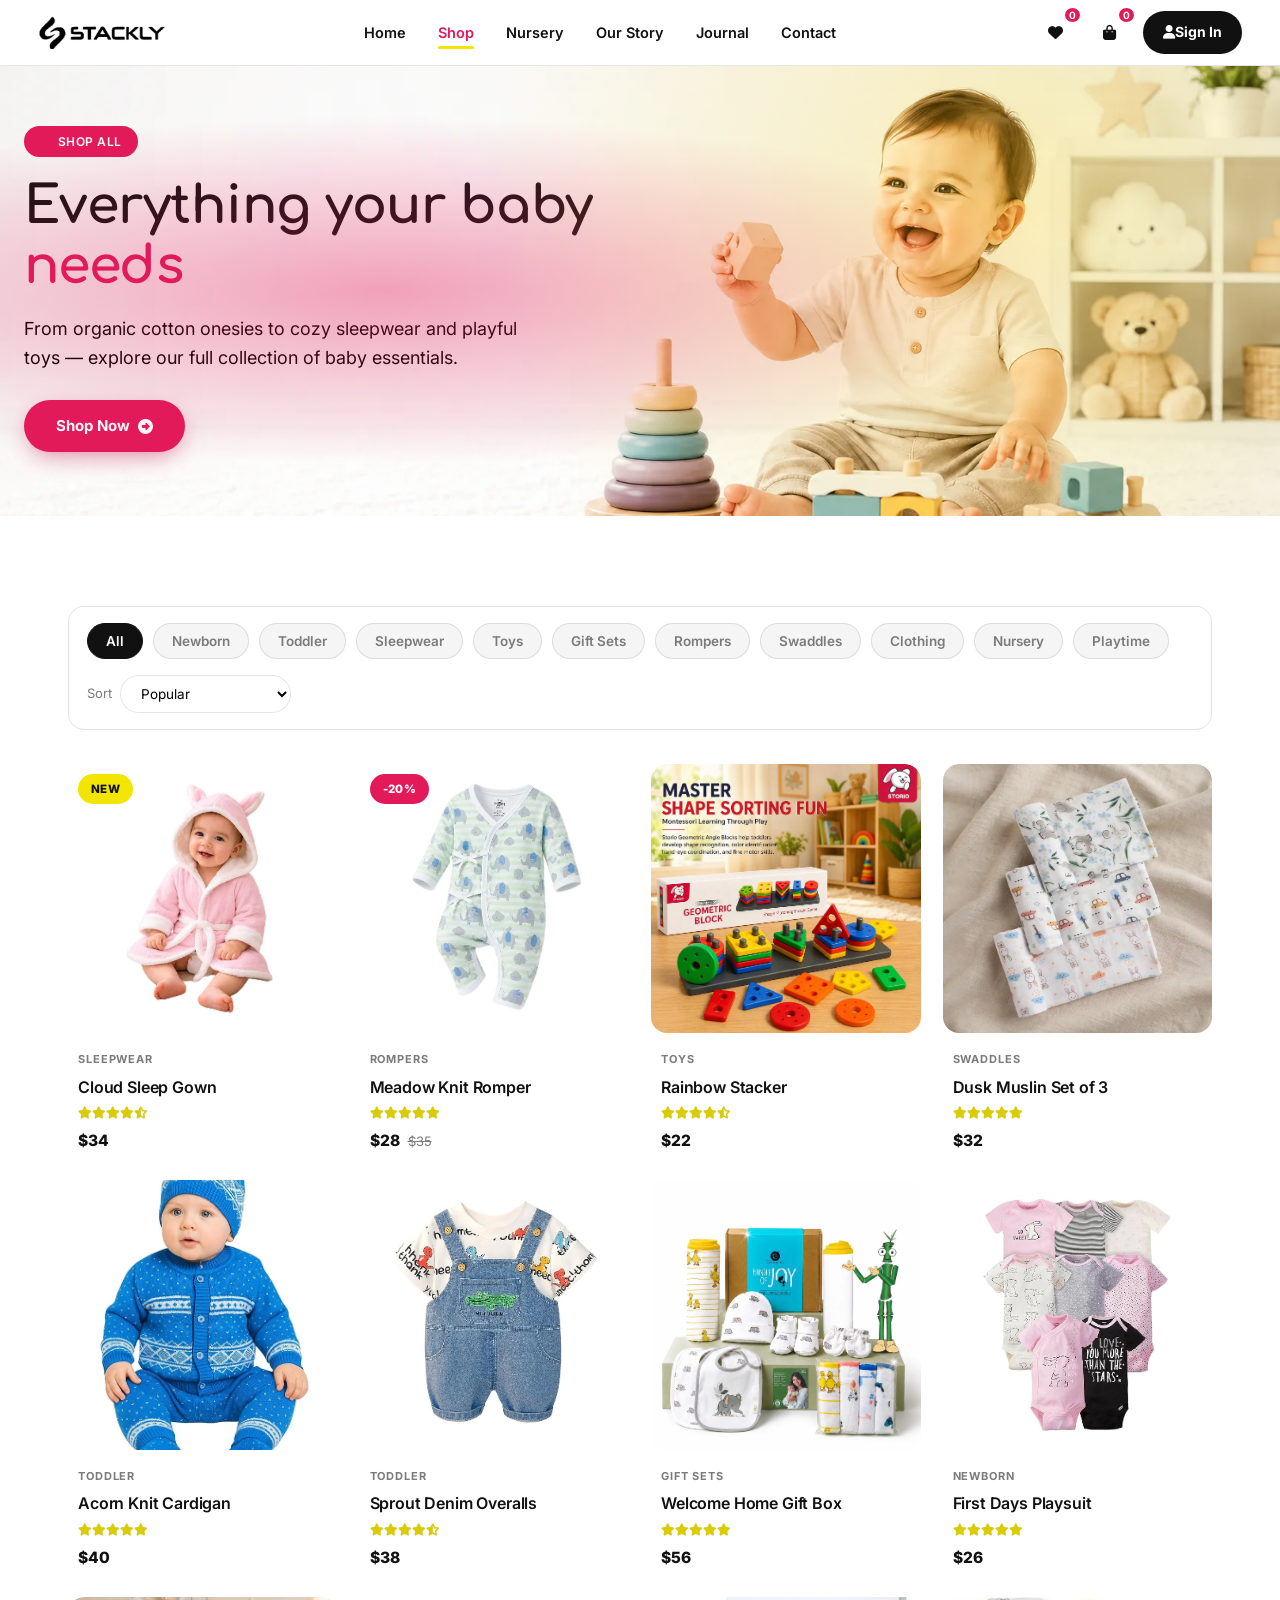
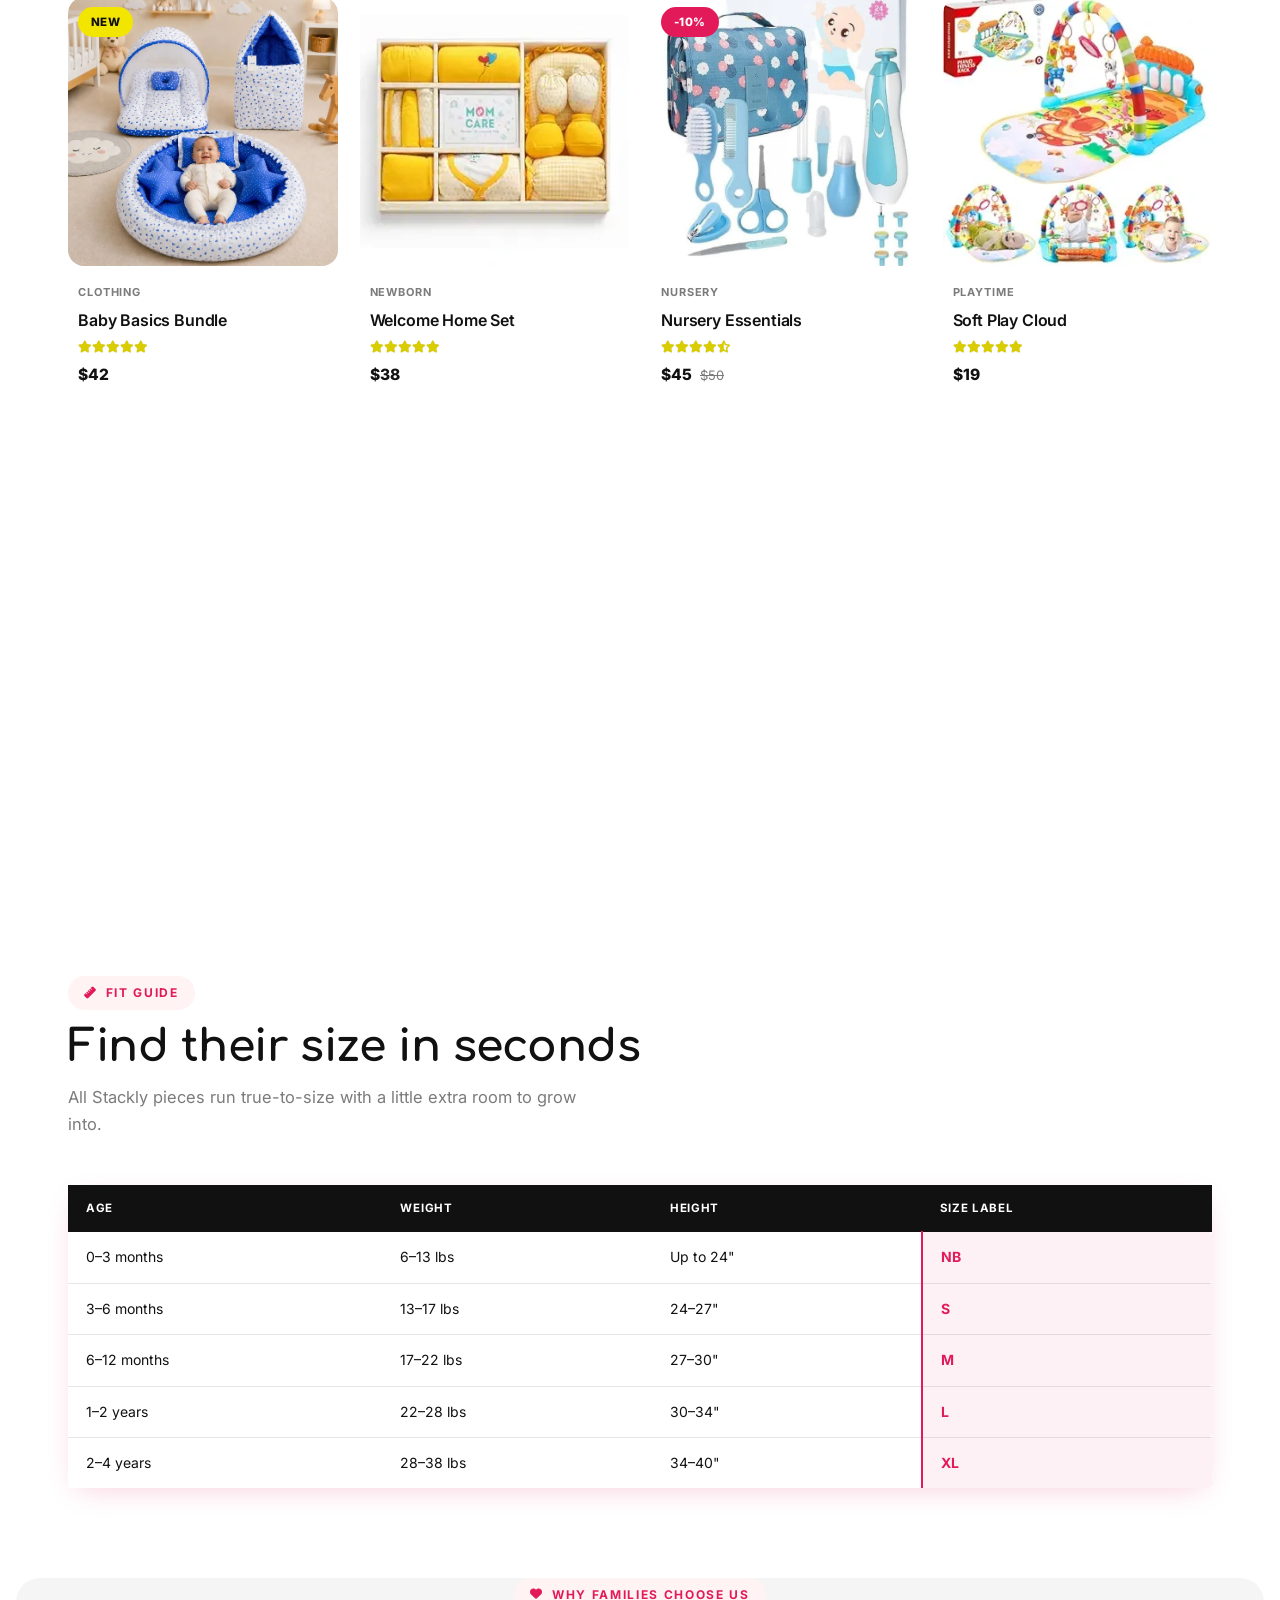
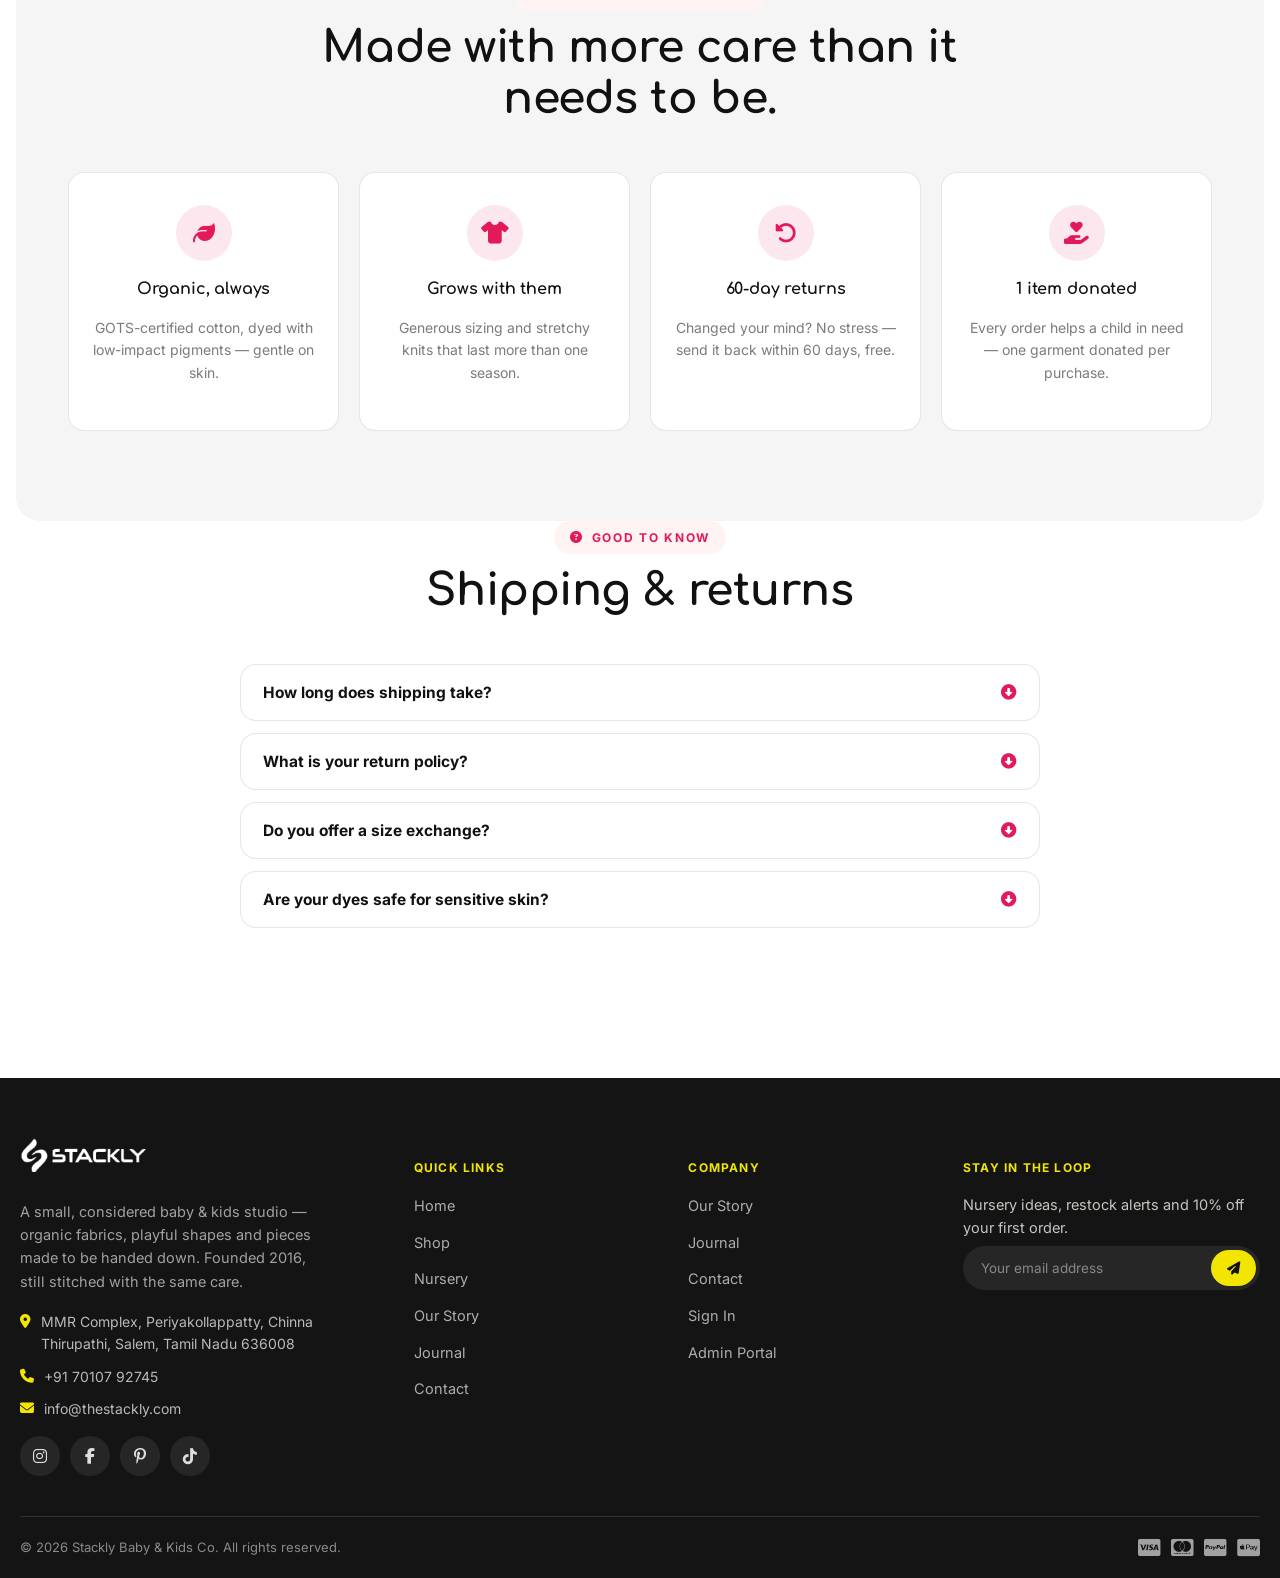
<file: shop.html>
<!DOCTYPE html>
<html lang="en">
<head>
<meta charset="UTF-8">
<meta name="viewport" content="width=device-width, initial-scale=1, viewport-fit=cover">
<title>Shop All — Stackly Baby & Kids</title>
<meta name="description" content="Shop organic baby and kids clothing, sleepwear, toys and gift sets at Stackly.">
<link rel="preconnect" href="https://fonts.googleapis.com">
<link rel="stylesheet" href="https://cdnjs.cloudflare.com/ajax/libs/font-awesome/6.5.2/css/all.min.css">
<link rel="stylesheet" href="css/style.css">
<link rel="stylesheet" href="css/pages.css">
</head>
<body>
<header class="site-header">
    <div class="header-inner">
      <div class="header-side left">
        <nav class="main-nav" aria-label="Primary">
          <a href="index.html">Home</a>
          <a href="shop.html">Shop</a>
          <a href="nursery.html">Nursery</a>
          <a href="about.html">Our Story</a>
          <a href="blog.html">Journal</a>
          <a href="contact.html">Contact</a>
        </nav>
      </div>

      <a href="index.html" class="brand">
        <img src="Assets/logo_black (4).webp" alt="Stackly" class="brand-logo">
      </a>

      <div class="header-side right">
        <button class="icon-btn hide-mobile" id="wishBtn" aria-label="Wishlist" onclick="location.href='wishlist.html'">
          <i class="fa-solid fa-heart"></i><span class="badge" id="wishBadge">0</span>
        </button>
        <button class="icon-btn hide-mobile" id="cartBtn" aria-label="Cart" onclick="location.href='cart.html'">
          <i class="fa-solid fa-bag-shopping"></i><span class="badge" id="cartBadge">0</span>
        </button>
        <a href="login.html" class="btn-signin hide-mobile"><i class="fa-solid fa-user"></i><span>Sign In</span></a>
        <button class="hamburger" id="hamburger" aria-label="Open menu" aria-expanded="false">
          <span></span><span></span><span></span>
        </button>
      </div>
    </div>
  </header>

  <div class="mobile-nav" id="mobileNav">
    <div class="scrim"></div>
    <div class="panel">
      <div class="mobile-nav-top">
        <a href="index.html" class="brand">
          <img src="Assets/logo_black (6).webp" alt="Stackly" class="mobile-brand-logo">
        </a>
        <button class="mobile-close" id="mobileNavClose" aria-label="Close menu"><i class="fa-solid fa-xmark"></i></button>
      </div>
      <ul>
        <li><a href="index.html"><span>Home</span><i class="fa-solid fa-circle-right"></i></a></li>
        <li><a href="shop.html"><span>Shop</span><i class="fa-solid fa-circle-right"></i></a></li>
        <li><a href="nursery.html"><span>Nursery</span><i class="fa-solid fa-circle-right"></i></a></li>
        <li><a href="about.html"><span>Our Story</span><i class="fa-solid fa-circle-right"></i></a></li>
        <li><a href="blog.html"><span>Journal</span><i class="fa-solid fa-circle-right"></i></a></li>
        <li><a href="contact.html"><span>Contact</span><i class="fa-solid fa-circle-right"></i></a></li>
      </ul>
      <div class="mobile-nav-actions">
        <a href="wishlist.html" class="btn btn-outline btn-block"><i class="fa-solid fa-heart"></i> Wishlist <span class="badge" id="wishBadgeMob">0</span></a>
        <a href="cart.html" class="btn btn-outline btn-block"><i class="fa-solid fa-bag-shopping"></i> My Bag <span class="badge" id="cartBadgeMob">0</span></a>
        <a href="login.html" class="btn btn-primary btn-block"><i class="fa-solid fa-user"></i> Sign In</a>
      </div>
      <div class="mobile-nav-foot">
        <a href="404.html" data-social-404 aria-label="Instagram"><i class="fa-brands fa-instagram"></i></a>
        <a href="404.html" data-social-404 aria-label="Facebook"><i class="fa-brands fa-facebook-f"></i></a>
        <a href="404.html" data-social-404 aria-label="Pinterest"><i class="fa-brands fa-pinterest-p"></i></a>
        <a href="404.html" data-social-404 aria-label="TikTok"><i class="fa-brands fa-tiktok"></i></a>
      </div>
    </div>
  </div>

<main>
<!-- 1. PAGE BANNER -->
<section class="hero shop-hero">
  <div class="hero-svg-decor">
    <!-- Layer 1: Morphing blobs -->
    <svg class="hsd-layer-blobs" viewBox="0 0 400 600" preserveAspectRatio="xMidYMid slice" fill="none">
      <path class="blob-a" d="M-30,140 Q70,60 180,100 Q290,140 350,40 Q410,-40 450,80 Q490,200 390,260 Q290,320 190,280 Q90,240 -30,140Z" fill="var(--pink)" opacity=".08"/>
      <path class="blob-b" d="M300,380 Q380,300 460,360 Q540,420 500,520 Q460,620 380,580 Q300,540 320,460 Q340,400 300,380Z" fill="var(--yellow)" opacity=".1"/>
      <path class="blob-c" d="M-10,460 Q50,400 130,440 Q210,480 190,560 Q170,640 90,600 Q10,560 -10,460Z" fill="var(--pink)" opacity=".06"/>
    </svg>
    <!-- Layer 2: Wave curves -->
    <svg class="hsd-layer-waves" viewBox="0 0 400 600" preserveAspectRatio="xMidYMid slice" fill="none">
      <path d="M-20,510 Q80,470 160,490 Q240,510 320,480 Q400,450 440,490 L440,620 L-20,620Z" fill="var(--pink)" opacity=".06"/>
      <path d="M-20,545 Q60,515 140,535 Q220,555 300,525 Q380,495 440,525 L440,620 L-20,620Z" fill="var(--yellow)" opacity=".05"/>
      <path d="M-20,572 Q100,552 180,567 Q260,582 340,562 Q420,542 440,557 L440,620 L-20,620Z" fill="var(--pink)" opacity=".04"/>
    </svg>
    <!-- Layer 3: Floating circles -->
    <svg class="hsd-layer-circles" viewBox="0 0 400 600" preserveAspectRatio="xMidYMid slice" fill="none">
      <circle class="fc" cx="340" cy="90" r="48" fill="var(--pink)" opacity=".1"/>
      <circle class="fc" cx="50" cy="180" r="30" fill="var(--yellow)" opacity=".12"/>
      <circle class="fc" cx="240" cy="280" r="22" fill="var(--pink)" opacity=".08"/>
      <circle class="fc" cx="120" cy="120" r="16" fill="var(--yellow)" opacity=".1"/>
      <circle class="fc" cx="370" cy="380" r="36" fill="var(--pink)" opacity=".07"/>
      <circle class="fc" cx="70" cy="440" r="24" fill="var(--yellow)" opacity=".09"/>
      <circle class="fc" cx="190" cy="70" r="12" fill="var(--pink)" opacity=".1"/>
      <circle class="fc" cx="310" cy="210" r="9" fill="var(--yellow)" opacity=".12"/>
    </svg>
    <!-- Layer 4: Twinkling stars -->
    <svg class="hsd-layer-stars" viewBox="0 0 400 600" preserveAspectRatio="xMidYMid slice" fill="none">
      <path class="tw" d="M360,55 L364,67 L376,67 L366,75 L370,87 L360,79 L350,87 L354,75 L344,67 L356,67Z" fill="var(--yellow)" opacity=".3"/>
      <path class="tw" d="M60,90 L63,98 L71,98 L65,103 L67,111 L60,106 L53,111 L55,103 L49,98 L57,98Z" fill="var(--pink)" opacity=".25"/>
      <path class="tw" d="M280,260 L283,268 L291,268 L285,273 L287,281 L280,276 L273,281 L275,273 L269,268 L277,268Z" fill="var(--yellow)" opacity=".2"/>
      <path class="tw" d="M40,400 L43,408 L51,408 L45,413 L47,421 L40,416 L33,421 L35,413 L29,408 L37,408Z" fill="var(--pink)" opacity=".22"/>
      <path class="tw" d="M200,490 L203,498 L211,498 L205,503 L207,511 L200,506 L193,511 L195,503 L189,498 L197,498Z" fill="var(--yellow)" opacity=".18"/>
      <path class="tw" d="M390,190 L392,196 L398,196 L393,200 L395,206 L390,202 L385,206 L387,200 L382,196 L388,196Z" fill="var(--pink)" opacity=".2"/>
    </svg>
    <!-- Layer 5: Dot grid -->
    <svg class="hsd-layer-dots" viewBox="0 0 400 600" preserveAspectRatio="xMidYMid slice" fill="none">
      <circle cx="40" cy="60" r="2" fill="var(--pink)" opacity=".2"/>
      <circle cx="80" cy="60" r="2" fill="var(--pink)" opacity=".15"/>
      <circle cx="120" cy="60" r="2" fill="var(--pink)" opacity=".2"/>
      <circle cx="160" cy="60" r="2" fill="var(--pink)" opacity=".15"/>
      <circle cx="200" cy="60" r="2" fill="var(--pink)" opacity=".2"/>
      <circle cx="240" cy="60" r="2" fill="var(--pink)" opacity=".15"/>
      <circle cx="280" cy="60" r="2" fill="var(--pink)" opacity=".2"/>
      <circle cx="320" cy="60" r="2" fill="var(--pink)" opacity=".15"/>
      <circle cx="360" cy="60" r="2" fill="var(--pink)" opacity=".2"/>
      <circle cx="60" cy="100" r="2" fill="var(--pink)" opacity=".15"/>
      <circle cx="100" cy="100" r="2" fill="var(--pink)" opacity=".2"/>
      <circle cx="140" cy="100" r="2" fill="var(--pink)" opacity=".15"/>
      <circle cx="180" cy="100" r="2" fill="var(--pink)" opacity=".2"/>
      <circle cx="220" cy="100" r="2" fill="var(--pink)" opacity=".15"/>
      <circle cx="260" cy="100" r="2" fill="var(--pink)" opacity=".2"/>
      <circle cx="300" cy="100" r="2" fill="var(--pink)" opacity=".15"/>
      <circle cx="340" cy="100" r="2" fill="var(--pink)" opacity=".2"/>
      <circle cx="40" cy="140" r="2" fill="var(--pink)" opacity=".2"/>
      <circle cx="80" cy="140" r="2" fill="var(--pink)" opacity=".15"/>
      <circle cx="120" cy="140" r="2" fill="var(--pink)" opacity=".2"/>
      <circle cx="160" cy="140" r="2" fill="var(--pink)" opacity=".15"/>
      <circle cx="200" cy="140" r="2" fill="var(--pink)" opacity=".2"/>
      <circle cx="240" cy="140" r="2" fill="var(--pink)" opacity=".15"/>
      <circle cx="280" cy="140" r="2" fill="var(--pink)" opacity=".2"/>
      <circle cx="320" cy="140" r="2" fill="var(--pink)" opacity=".15"/>
      <circle cx="360" cy="140" r="2" fill="var(--pink)" opacity=".2"/>
      <circle cx="60" cy="180" r="2" fill="var(--pink)" opacity=".15"/>
      <circle cx="100" cy="180" r="2" fill="var(--pink)" opacity=".2"/>
      <circle cx="140" cy="180" r="2" fill="var(--pink)" opacity=".15"/>
      <circle cx="180" cy="180" r="2" fill="var(--pink)" opacity=".2"/>
      <circle cx="220" cy="180" r="2" fill="var(--pink)" opacity=".15"/>
      <circle cx="260" cy="180" r="2" fill="var(--pink)" opacity=".2"/>
      <circle cx="300" cy="180" r="2" fill="var(--pink)" opacity=".15"/>
      <circle cx="340" cy="180" r="2" fill="var(--pink)" opacity=".2"/>
    </svg>
  </div>
  <div class="hero-content">
    <span class="eyebrow"><i class="fa-solid fa-bag-shopping"></i> Shop All</span>
    <h1>Everything your baby <span style="color:var(--pink);">needs</span></h1>
    <p>From organic cotton onesies to cozy sleepwear and playful toys — explore our full collection of baby essentials.</p>
    <a href="404.html" class="hero-shop-btn">Shop Now <i class="fa-solid fa-circle-right"></i></a>
  </div>
</section>

<!-- 2. FILTER + PRODUCT GRID -->
<section class="section" id="shop-grid">
  <div class="container">
    <div class="filter-bar">
      <div class="filter-chips">
        <button class="active">All</button>
        <button>Newborn</button>
        <button>Toddler</button>
        <button>Sleepwear</button>
        <button>Toys</button>
        <button>Gift Sets</button>
        <button>Rompers</button>
        <button>Swaddles</button>
        <button>Clothing</button>
        <button>Nursery</button>
        <button>Playtime</button>
      </div>
      <div class="sort-select">
        <label for="sortBy" class="hide-mobile" style="font-size:13px;color:var(--ink-soft);">Sort</label>
        <select id="sortBy">
          <option>Popular</option>
          <option>Newest</option>
          <option>Price: Low to High</option>
          <option>Price: High to Low</option>
        </select>
      </div>
    </div>

    <div class="product-grid stagger">
      <article class="product-card reveal">
        <div class="product-media"><span class="chip chip-new" style="position:absolute;left:10px;top:10px;z-index:2;">New</span>
          <img src="Assets/sleep_gown.webp" alt="Organic sleep gown">
          <div class="product-actions"><button data-wish aria-label="Wishlist"><i class="fa-solid fa-heart"></i></button><button data-cart aria-label="Add to bag"><i class="fa-solid fa-bag-shopping"></i></button></div>
        </div>
        <div class="product-info"><span class="p-cat">Sleepwear</span><h4>Cloud Sleep Gown</h4><div class="stars"><i class="fa-solid fa-star"></i><i class="fa-solid fa-star"></i><i class="fa-solid fa-star"></i><i class="fa-solid fa-star"></i><i class="fa-solid fa-star-half-stroke"></i></div><div class="product-price"><span class="now">$34</span></div></div>
      </article>
      <article class="product-card reveal">
        <div class="product-media"><span class="chip chip-sale" style="position:absolute;left:10px;top:10px;z-index:2;">-20%</span>
          <img src="Assets/Romber.webp" alt="Knit romper">
          <div class="product-actions"><button data-wish aria-label="Wishlist"><i class="fa-solid fa-heart"></i></button><button data-cart aria-label="Add to bag"><i class="fa-solid fa-bag-shopping"></i></button></div>
        </div>
        <div class="product-info"><span class="p-cat">Rompers</span><h4>Meadow Knit Romper</h4><div class="stars"><i class="fa-solid fa-star"></i><i class="fa-solid fa-star"></i><i class="fa-solid fa-star"></i><i class="fa-solid fa-star"></i><i class="fa-solid fa-star"></i></div><div class="product-price"><span class="now">$28</span><span class="was">$35</span></div></div>
      </article>
      <article class="product-card reveal">
        <div class="product-media"><img src="Assets/stacker.webp" alt="Wooden stacking toy">
          <div class="product-actions"><button data-wish aria-label="Wishlist"><i class="fa-solid fa-heart"></i></button><button data-cart aria-label="Add to bag"><i class="fa-solid fa-bag-shopping"></i></button></div>
        </div>
        <div class="product-info"><span class="p-cat">Toys</span><h4>Rainbow Stacker</h4><div class="stars"><i class="fa-solid fa-star"></i><i class="fa-solid fa-star"></i><i class="fa-solid fa-star"></i><i class="fa-solid fa-star"></i><i class="fa-solid fa-star-half-stroke"></i></div><div class="product-price"><span class="now">$22</span></div></div>
      </article>
      <article class="product-card reveal">
        <div class="product-media"><img src="Assets/Muslin.webp" alt="Muslin swaddle set">
          <div class="product-actions"><button data-wish aria-label="Wishlist"><i class="fa-solid fa-heart"></i></button><button data-cart aria-label="Add to bag"><i class="fa-solid fa-bag-shopping"></i></button></div>
        </div>
        <div class="product-info"><span class="p-cat">Swaddles</span><h4>Dusk Muslin Set of 3</h4><div class="stars"><i class="fa-solid fa-star"></i><i class="fa-solid fa-star"></i><i class="fa-solid fa-star"></i><i class="fa-solid fa-star"></i><i class="fa-solid fa-star"></i></div><div class="product-price"><span class="now">$32</span></div></div>
      </article>
      <article class="product-card reveal">
        <div class="product-media"><img src="Assets/Acorn_Knit_Cardigan.webp" alt="Knit cardigan">
          <div class="product-actions"><button data-wish aria-label="Wishlist"><i class="fa-solid fa-heart"></i></button><button data-cart aria-label="Add to bag"><i class="fa-solid fa-bag-shopping"></i></button></div>
        </div>
        <div class="product-info"><span class="p-cat">Toddler</span><h4>Acorn Knit Cardigan</h4><div class="stars"><i class="fa-solid fa-star"></i><i class="fa-solid fa-star"></i><i class="fa-solid fa-star"></i><i class="fa-solid fa-star"></i><i class="fa-solid fa-star"></i></div><div class="product-price"><span class="now">$40</span></div></div>
      </article>
      <article class="product-card reveal">
        <div class="product-media"><img src="Assets/Sprout_Denim_Overalls.webp" alt="Playtime overalls">
          <div class="product-actions"><button data-wish aria-label="Wishlist"><i class="fa-solid fa-heart"></i></button><button data-cart aria-label="Add to bag"><i class="fa-solid fa-bag-shopping"></i></button></div>
        </div>
        <div class="product-info"><span class="p-cat">Toddler</span><h4>Sprout Denim Overalls</h4><div class="stars"><i class="fa-solid fa-star"></i><i class="fa-solid fa-star"></i><i class="fa-solid fa-star"></i><i class="fa-solid fa-star"></i><i class="fa-solid fa-star-half-stroke"></i></div><div class="product-price"><span class="now">$38</span></div></div>
      </article>
      <article class="product-card reveal">
        <div class="product-media"><img src="Assets/Welcome_Home_Gift_Box.webp" alt="Gift box set">
          <div class="product-actions"><button data-wish aria-label="Wishlist"><i class="fa-solid fa-heart"></i></button><button data-cart aria-label="Add to bag"><i class="fa-solid fa-bag-shopping"></i></button></div>
        </div>
        <div class="product-info"><span class="p-cat">Gift Sets</span><h4>Welcome Home Gift Box</h4><div class="stars"><i class="fa-solid fa-star"></i><i class="fa-solid fa-star"></i><i class="fa-solid fa-star"></i><i class="fa-solid fa-star"></i><i class="fa-solid fa-star"></i></div><div class="product-price"><span class="now">$56</span></div></div>
      </article>
      <article class="product-card reveal">
        <div class="product-media"><img src="Assets/First_Days_Playsuit.webp" alt="Playsuit set">
          <div class="product-actions"><button data-wish aria-label="Wishlist"><i class="fa-solid fa-heart"></i></button><button data-cart aria-label="Add to bag"><i class="fa-solid fa-bag-shopping"></i></button></div>
        </div>
        <div class="product-info"><span class="p-cat">Newborn</span><h4>First Days Playsuit</h4><div class="stars"><i class="fa-solid fa-star"></i><i class="fa-solid fa-star"></i><i class="fa-solid fa-star"></i><i class="fa-solid fa-star"></i><i class="fa-solid fa-star"></i></div><div class="product-price"><span class="now">$26</span></div></div>
      </article>
      <article class="product-card reveal">
        <div class="product-media">
          <span class="chip chip-new" style="position:absolute;left:10px;top:10px;z-index:2;">New</span>
          <img src="Assets/Baby_Basics_Bundle.webp" alt="Baby basics set">
          <div class="product-actions"><button data-wish aria-label="Wishlist"><i class="fa-solid fa-heart"></i></button><button data-cart aria-label="Add to bag"><i class="fa-solid fa-bag-shopping"></i></button></div>
        </div>
        <div class="product-info"><span class="p-cat">Clothing</span><h4>Baby Basics Bundle</h4><div class="stars"><i class="fa-solid fa-star"></i><i class="fa-solid fa-star"></i><i class="fa-solid fa-star"></i><i class="fa-solid fa-star"></i><i class="fa-solid fa-star"></i></div><div class="product-price"><span class="now">$42</span></div></div>
      </article>
      <article class="product-card reveal">
        <div class="product-media">
          <img src="Assets/Welcome_Home_Set.webp" alt="Newborn set">
          <div class="product-actions"><button data-wish aria-label="Wishlist"><i class="fa-solid fa-heart"></i></button><button data-cart aria-label="Add to bag"><i class="fa-solid fa-bag-shopping"></i></button></div>
        </div>
        <div class="product-info"><span class="p-cat">Newborn</span><h4>Welcome Home Set</h4><div class="stars"><i class="fa-solid fa-star"></i><i class="fa-solid fa-star"></i><i class="fa-solid fa-star"></i><i class="fa-solid fa-star"></i><i class="fa-solid fa-star"></i></div><div class="product-price"><span class="now">$38</span></div></div>
      </article>
      <article class="product-card reveal">
        <div class="product-media">
          <span class="chip chip-sale" style="position:absolute;left:10px;top:10px;z-index:2;">-10%</span>
          <img src="Assets/Nursery_Essentials.webp" alt="Nursery decor">
          <div class="product-actions"><button data-wish aria-label="Wishlist"><i class="fa-solid fa-heart"></i></button><button data-cart aria-label="Add to bag"><i class="fa-solid fa-bag-shopping"></i></button></div>
        </div>
        <div class="product-info"><span class="p-cat">Nursery</span><h4>Nursery Essentials</h4><div class="stars"><i class="fa-solid fa-star"></i><i class="fa-solid fa-star"></i><i class="fa-solid fa-star"></i><i class="fa-solid fa-star"></i><i class="fa-solid fa-star-half-stroke"></i></div><div class="product-price"><span class="now">$45</span><span class="was">$50</span></div></div>
      </article>
      <article class="product-card reveal">
        <div class="product-media">
          <img src="Assets/Soft_Play_Cloud.webp" alt="Playtime toy">
          <div class="product-actions"><button data-wish aria-label="Wishlist"><i class="fa-solid fa-heart"></i></button><button data-cart aria-label="Add to bag"><i class="fa-solid fa-bag-shopping"></i></button></div>
        </div>
        <div class="product-info"><span class="p-cat">Playtime</span><h4>Soft Play Cloud</h4><div class="stars"><i class="fa-solid fa-star"></i><i class="fa-solid fa-star"></i><i class="fa-solid fa-star"></i><i class="fa-solid fa-star"></i><i class="fa-solid fa-star"></i></div><div class="product-price"><span class="now">$19</span></div></div>
      </article>
    </div>
  </div>
</section>

<!-- 3. COLLECTION BANNER -->
<section class="section" style="padding-top:0;">
  <div class="container">
    <div class="collection-banner reveal-scale">
      <img src="Assets/Naptime.webp" alt="Nursery collection">
      <div class="cb-copy">
        <span class="chip chip-new">Limited run</span>
        <h2>The Nap-Time Nursery Edit</h2>
        <p>Coordinated bedding, wall decor and night lights, designed as one calm collection.</p>
        <a href="nursery.html" class="btn btn-gold mt-3">Explore the edit <i class="fa-solid fa-circle-right"></i></a>
      </div>
    </div>
  </div>
</section>

<!-- 4. SIZE GUIDE -->
<section class="section" style="padding-top:0;">
  <div class="container">
    <div class="section-head">
      <span class="eyebrow"><i class="fa-solid fa-ruler"></i> Fit guide</span>
      <h2>Find their size in seconds</h2>
      <p>All Stackly pieces run true-to-size with a little extra room to grow into.</p>
    </div>
    <div class="size-table-wrap reveal">
      <table class="size-table">
        <thead><tr><th>Age</th><th>Weight</th><th>Height</th><th>Size Label</th></tr></thead>
        <tbody>
          <tr><td>0–3 months</td><td>6–13 lbs</td><td>Up to 24"</td><td>NB</td></tr>
          <tr><td>3–6 months</td><td>13–17 lbs</td><td>24–27"</td><td>S</td></tr>
          <tr><td>6–12 months</td><td>17–22 lbs</td><td>27–30"</td><td>M</td></tr>
          <tr><td>1–2 years</td><td>22–28 lbs</td><td>30–34"</td><td>L</td></tr>
          <tr><td>2–4 years</td><td>28–38 lbs</td><td>34–40"</td><td>XL</td></tr>
        </tbody>
      </table>
    </div>
  </div>
</section>

<!-- 5. WHY BLOOMWICK -->
<section class="section" style="padding-top:0; background:var(--gray); border-radius:var(--radius-lg); margin:0 16px;">
  <div class="container">
    <div class="section-head center" style="margin-left:auto;margin-right:auto;">
      <span class="eyebrow"><i class="fa-solid fa-heart"></i> Why families choose us</span>
      <h2>Made with more care than it needs to be.</h2>
    </div>
    <div class="why-grid stagger">
      <div class="reveal-scale" style="background:#fff; border-radius:var(--radius-md); padding:32px 24px; text-align:center; border:1px solid var(--line); transition:transform .3s ease, box-shadow .3s ease;" onmouseover="this.style.transform='translateY(-6px)'; this.style.boxShadow='0 16px 40px -12px rgba(0,0,0,.18)';" onmouseout="this.style.transform=''; this.style.boxShadow='';">
        <div style="width:56px;height:56px;border-radius:50%;background:rgba(226,26,90,.1);display:flex;align-items:center;justify-content:center;margin:0 auto 16px;font-size:22px;color:var(--pink);"><i class="fa-solid fa-leaf"></i></div>
        <h4 style="margin-bottom:8px;">Organic, always</h4>
        <p style="font-size:14px;color:var(--ink-soft);line-height:1.6;">GOTS-certified cotton, dyed with low-impact pigments — gentle on skin.</p>
      </div>
      <div class="reveal-scale" style="background:#fff; border-radius:var(--radius-md); padding:32px 24px; text-align:center; border:1px solid var(--line); transition:transform .3s ease, box-shadow .3s ease;" onmouseover="this.style.transform='translateY(-6px)'; this.style.boxShadow='0 16px 40px -12px rgba(0,0,0,.18)';" onmouseout="this.style.transform=''; this.style.boxShadow='';">
        <div style="width:56px;height:56px;border-radius:50%;background:rgba(226,26,90,.1);display:flex;align-items:center;justify-content:center;margin:0 auto 16px;font-size:22px;color:var(--pink);"><i class="fa-solid fa-shirt"></i></div>
        <h4 style="margin-bottom:8px;">Grows with them</h4>
        <p style="font-size:14px;color:var(--ink-soft);line-height:1.6;">Generous sizing and stretchy knits that last more than one season.</p>
      </div>
      <div class="reveal-scale" style="background:#fff; border-radius:var(--radius-md); padding:32px 24px; text-align:center; border:1px solid var(--line); transition:transform .3s ease, box-shadow .3s ease;" onmouseover="this.style.transform='translateY(-6px)'; this.style.boxShadow='0 16px 40px -12px rgba(0,0,0,.18)';" onmouseout="this.style.transform=''; this.style.boxShadow='';">
        <div style="width:56px;height:56px;border-radius:50%;background:rgba(226,26,90,.1);display:flex;align-items:center;justify-content:center;margin:0 auto 16px;font-size:22px;color:var(--pink);"><i class="fa-solid fa-rotate-left"></i></div>
        <h4 style="margin-bottom:8px;">60-day returns</h4>
        <p style="font-size:14px;color:var(--ink-soft);line-height:1.6;">Changed your mind? No stress — send it back within 60 days, free.</p>
      </div>
      <div class="reveal-scale" style="background:#fff; border-radius:var(--radius-md); padding:32px 24px; text-align:center; border:1px solid var(--line); transition:transform .3s ease, box-shadow .3s ease;" onmouseover="this.style.transform='translateY(-6px)'; this.style.boxShadow='0 16px 40px -12px rgba(0,0,0,.18)';" onmouseout="this.style.transform=''; this.style.boxShadow='';">
        <div style="width:56px;height:56px;border-radius:50%;background:rgba(226,26,90,.1);display:flex;align-items:center;justify-content:center;margin:0 auto 16px;font-size:22px;color:var(--pink);"><i class="fa-solid fa-hand-holding-heart"></i></div>
        <h4 style="margin-bottom:8px;">1 item donated</h4>
        <p style="font-size:14px;color:var(--ink-soft);line-height:1.6;">Every order helps a child in need — one garment donated per purchase.</p>
      </div>
    </div>
  </div>
</section>

<!-- 6. FAQ -->
<section class="section" style="padding-top:0;">
  <div class="container">
    <div class="section-head center">
      <span class="eyebrow"><i class="fa-solid fa-circle-question"></i> Good to know</span>
      <h2>Shipping &amp; returns</h2>
    </div>
    <div class="faq-list">
      <div class="faq-item">
        <button class="faq-q">How long does shipping take? <i class="fa-solid fa-circle-down"></i></button>
        <div class="faq-a"><p>Orders ship within 1–2 business days and arrive in 3–6 days domestically, 7–14 days internationally.</p></div>
      </div>
      <div class="faq-item">
        <button class="faq-q">What is your return policy? <i class="fa-solid fa-circle-down"></i></button>
        <div class="faq-a"><p>Unworn items can be returned within 60 days for a full refund or store credit — no questions asked.</p></div>
      </div>
      <div class="faq-item">
        <button class="faq-q">Do you offer a size exchange? <i class="fa-solid fa-circle-down"></i></button>
        <div class="faq-a"><p>Yes, free size exchanges within 90 days of delivery — just start a request from your account.</p></div>
      </div>
      <div class="faq-item">
        <button class="faq-q">Are your dyes safe for sensitive skin? <i class="fa-solid fa-circle-down"></i></button>
        <div class="faq-a"><p>All dyes are OEKO-TEX certified and free from azo compounds, formaldehyde and heavy metals.</p></div>
      </div>
    </div>
  </div>
</section>

</main>
<footer class="site-footer">
    <div class="container footer-top">
      <div class="footer-grid">
        <div class="footer-brand">
          <a href="index.html" class="brand" style="align-items:flex-start;text-align:left">
            <img src="Assets/logo_white (4).webp" alt="Stackly" class="footer-logo">
          </a>
          <p>A small, considered baby &amp; kids studio — organic fabrics, playful shapes and pieces made to be handed down. Founded 2016, still stitched with the same care.</p>
          <div class="footer-addr">
            <div><i class="fa-solid fa-location-dot"></i><span>MMR Complex, Periyakollappatty, Chinna Thirupathi, Salem, Tamil Nadu 636008</span></div>
            <div><i class="fa-solid fa-phone"></i><span>+91 70107 92745</span></div>
            <div><i class="fa-solid fa-envelope"></i><span>info@thestackly.com</span></div>
          </div>
          <div class="footer-social">
            <a href="404.html" data-social-404 aria-label="Instagram"><i class="fa-brands fa-instagram"></i></a>
            <a href="404.html" data-social-404 aria-label="Facebook"><i class="fa-brands fa-facebook-f"></i></a>
            <a href="404.html" data-social-404 aria-label="Pinterest"><i class="fa-brands fa-pinterest-p"></i></a>
            <a href="404.html" data-social-404 aria-label="TikTok"><i class="fa-brands fa-tiktok"></i></a>
          </div>
        </div>

        <div class="footer-col">
          <h5>Quick Links <i class="fa-solid fa-circle-down show-mobile"></i></h5>
          <ul>
            <li><a href="index.html">Home</a></li>
            <li><a href="shop.html">Shop</a></li>
            <li><a href="nursery.html">Nursery</a></li>
            <li><a href="about.html">Our Story</a></li>
            <li><a href="blog.html">Journal</a></li>
            <li><a href="contact.html">Contact</a></li>
          </ul>
        </div>

        <div class="footer-col">
          <h5>Company <i class="fa-solid fa-circle-down show-mobile"></i></h5>
          <ul>
            <li><a href="404.html">Our Story</a></li>
            <li><a href="404.html">Journal</a></li>
            <li><a href="404.html">Contact</a></li>
            <li><a href="404.html">Sign In</a></li>
            <li><a href="404.html">Admin Portal</a></li>
          </ul>
        </div>

        <div class="footer-col">
          <h5>Stay in the Loop <i class="fa-solid fa-circle-down show-mobile"></i></h5>
          <ul>
            <li style="color:rgba(251,246,239,.78);font-size:14.5px;">Nursery ideas, restock alerts and 10% off your first order.</li>
          </ul>
          <form class="newsletter-mini" data-newsletter>
            <input type="email" required placeholder="Your email address" aria-label="Email address">
            <button type="submit" aria-label="Subscribe"><i class="fa-solid fa-paper-plane"></i></button>
          </form>
          <p data-newsletter-error style="display:none; color:#e74c3c; font-size:12px; margin-top:6px;">Only Gmail addresses are allowed.</p>
        </div>
      </div>
    </div>
    <div class="container footer-bottom">
      <span>&copy; 2026 Stackly Baby &amp; Kids Co. All rights reserved.</span>
      <div class="pay-icons">
        <i class="fa-brands fa-cc-visa"></i>
        <i class="fa-brands fa-cc-mastercard"></i>
        <i class="fa-brands fa-cc-paypal"></i>
        <i class="fa-brands fa-cc-apple-pay"></i>
      </div>
    </div>
  </footer>

  <button class="to-top" aria-label="Back to top"><i class="fa-solid fa-circle-up"></i></button>

<script src="js/main.js"></script>

</body>
</html>
</file>
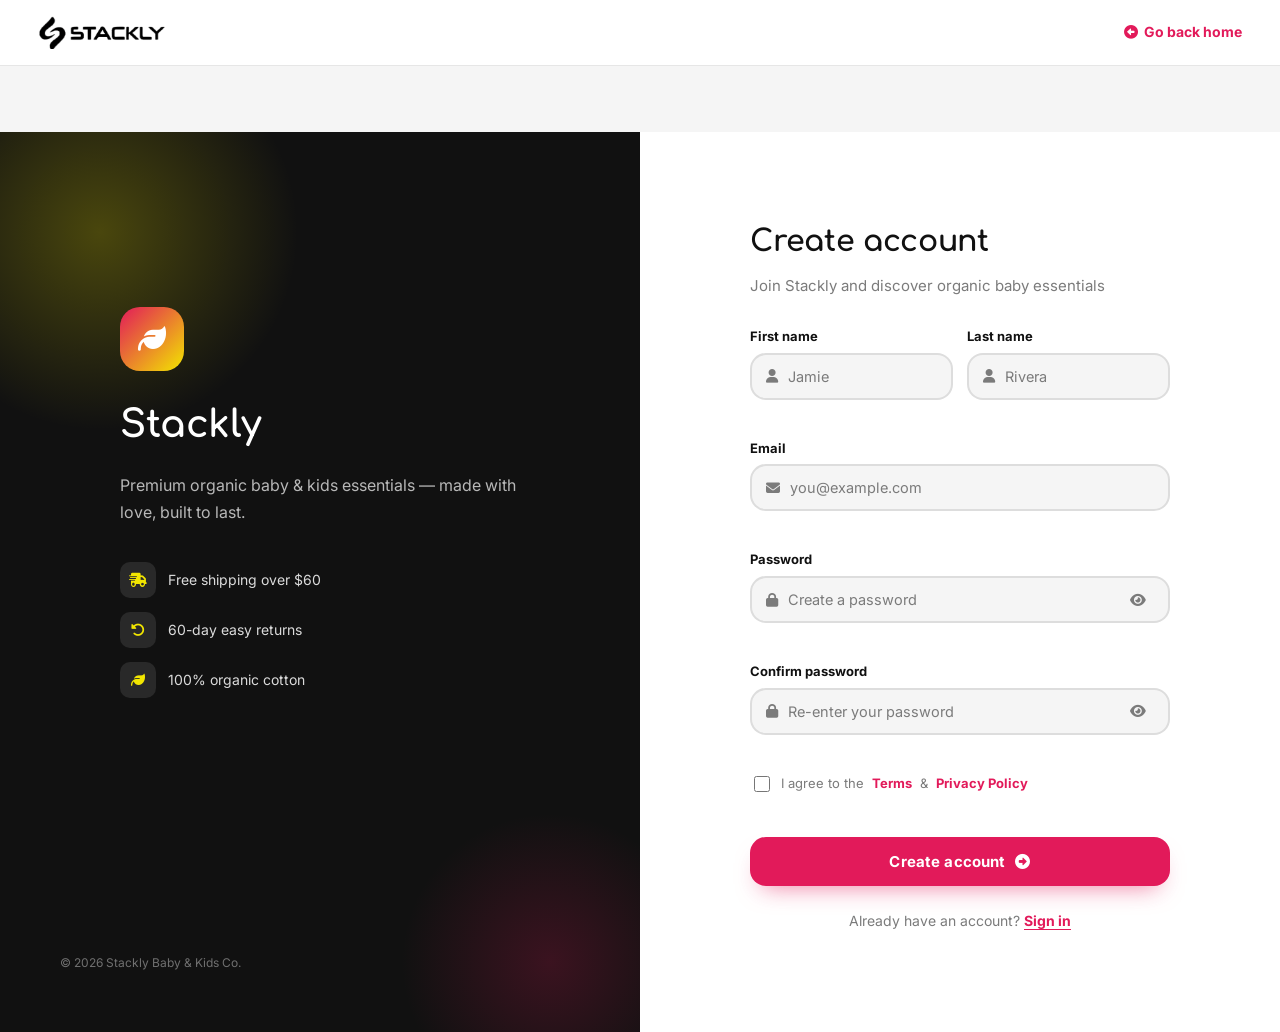
<file: signup.html>
<!DOCTYPE html>
<html lang="en">
<head>
<meta charset="UTF-8">
<meta name="viewport" content="width=device-width, initial-scale=1, viewport-fit=cover">
<title>Create Account — Stackly</title>
<meta name="description" content="Create a new Stackly account to shop organic baby & kids essentials.">
<link rel="preconnect" href="https://fonts.googleapis.com">
<link rel="stylesheet" href="https://cdnjs.cloudflare.com/ajax/libs/font-awesome/6.5.2/css/all.min.css">
<link rel="stylesheet" href="css/style.css">
<link rel="stylesheet" href="css/login.css">
</head>
<body class="auth-body">

<header class="auth-topbar">
  <a href="index.html" class="brand">
    <img src="Assets/logo_black (4).webp" alt="Stackly" class="brand-logo">
  </a>
  <a href="index.html" class="auth-topbar-link"><i class="fa-solid fa-circle-left"></i> Go back home</a>
</header>

<main class="auth-page">
  <!-- LEFT — decorative panel -->
  <div class="auth-visual">
    <div class="av-blob av-blob-1"></div>
    <div class="av-blob av-blob-2"></div>
    <div class="av-content">
      <div class="av-icon"><i class="fa-solid fa-leaf"></i></div>
      <h2>Stackly</h2>
      <p>Premium organic baby &amp; kids essentials — made with love, built to last.</p>
      <div class="av-features">
        <div class="av-feat"><i class="fa-solid fa-truck-fast"></i><span>Free shipping over $60</span></div>
        <div class="av-feat"><i class="fa-solid fa-rotate-left"></i><span>60-day easy returns</span></div>
        <div class="av-feat"><i class="fa-solid fa-leaf"></i><span>100% organic cotton</span></div>
      </div>
    </div>
    <div class="av-footer">&copy; 2026 Stackly Baby &amp; Kids Co.</div>
  </div>

  <!-- RIGHT — form panel -->
  <div class="auth-form-panel">
    <div class="afp-inner">

      <!-- Sign Up form -->
      <div class="auth-form active" id="signupForm">
        <div class="afp-header">
          <h1>Create account</h1>
          <p>Join Stackly and discover organic baby essentials</p>
        </div>

        <form id="formSignup" novalidate>
          <div class="field-row">
            <div class="field">
              <label for="suFirst">First name</label>
              <div class="input-wrap"><i class="fa-solid fa-user"></i><input id="suFirst" type="text" required placeholder="Jamie"></div>
              <span class="field-error" id="suFirstErr"></span>
            </div>
            <div class="field">
              <label for="suLast">Last name</label>
              <div class="input-wrap"><i class="fa-solid fa-user"></i><input id="suLast" type="text" required placeholder="Rivera"></div>
              <span class="field-error" id="suLastErr"></span>
            </div>
          </div>
          <div class="field">
            <label for="suEmail">Email</label>
            <div class="input-wrap"><i class="fa-solid fa-envelope"></i><input id="suEmail" type="email" required placeholder="you@example.com" autocomplete="username"></div>
            <span class="field-error" id="suEmailErr"></span>
          </div>
          <div class="field">
            <label for="suPassword">Password</label>
            <div class="input-wrap"><i class="fa-solid fa-lock"></i><input id="suPassword" type="password" required placeholder="Create a password" autocomplete="new-password" minlength="6"><button type="button" class="pw-toggle" data-target="suPassword" aria-label="Show password"><i class="fa-solid fa-eye"></i></button></div>
            <span class="field-error" id="suPassErr"></span>
          </div>
          <div class="field">
            <label for="suConfirm">Confirm password</label>
            <div class="input-wrap"><i class="fa-solid fa-lock"></i><input id="suConfirm" type="password" required placeholder="Re-enter your password" autocomplete="new-password" minlength="6"><button type="button" class="pw-toggle" data-target="suConfirm" aria-label="Show password"><i class="fa-solid fa-eye"></i></button></div>
            <span class="field-error" id="suConfirmErr"></span>
          </div>
          <div class="afp-row">
            <div>
              <label class="check-label"><input type="checkbox" id="suTerms" required> I agree to the <a href="#" class="afp-link">Terms</a> &amp; <a href="#" class="afp-link">Privacy Policy</a></label>
              <span class="field-error" id="suTermsErr"></span>
            </div>
          </div>
          <button type="submit" class="btn btn-primary btn-block afp-submit">Create account <i class="fa-solid fa-circle-right"></i></button>
        </form>

        <p class="afp-switch">Already have an account? <a href="login.html" class="link-btn">Sign in</a></p>
      </div>

    </div>
  </div>
</main>

<script src="js/main.js"></script>
<script src="js/login.js"></script>
</body>
</html>
</file>
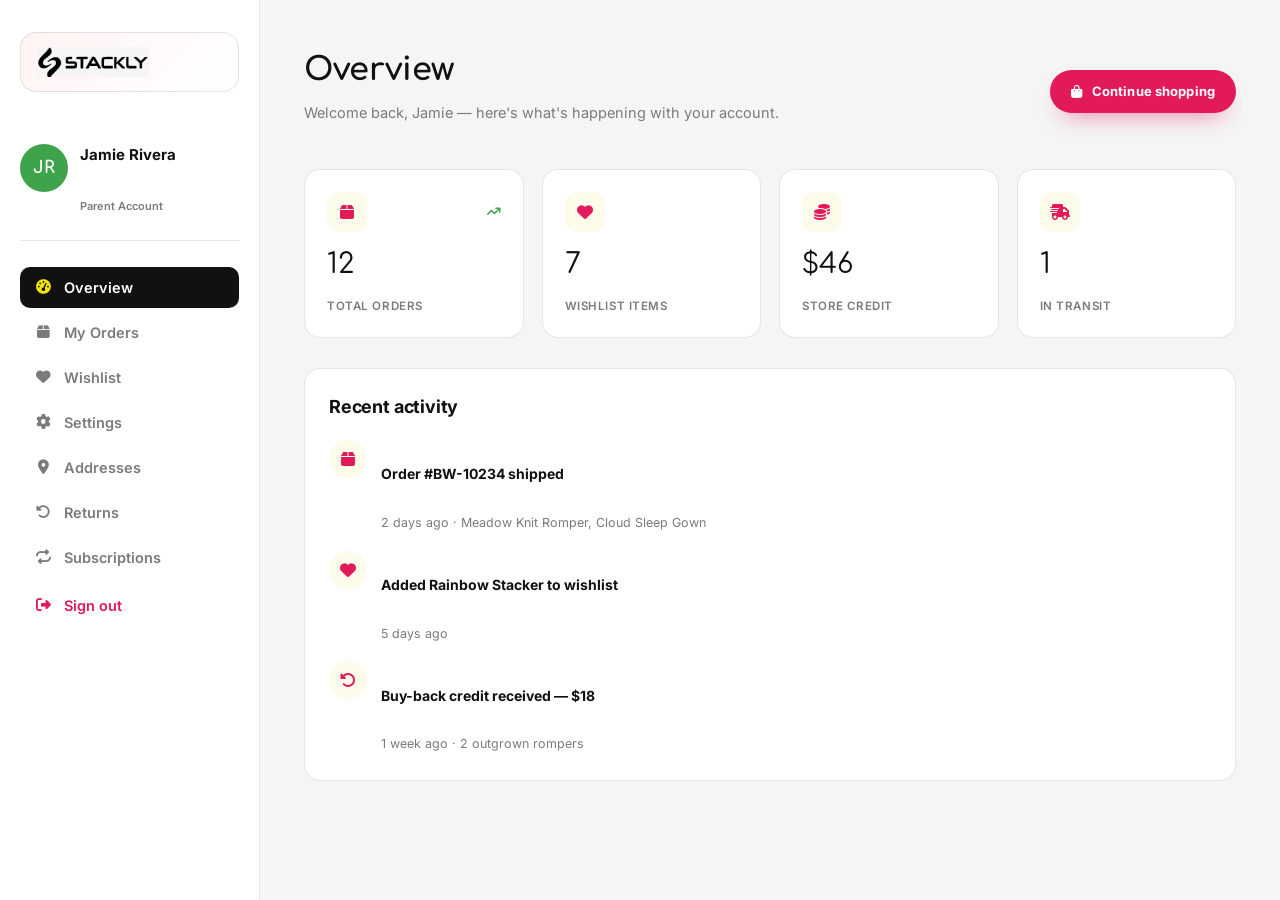
<file: user-dashboard.html>
<!DOCTYPE html>
<html lang="en">
<head>
<meta charset="UTF-8">
<meta name="viewport" content="width=device-width, initial-scale=1, viewport-fit=cover">
<title>Parent Dashboard — Stackly</title>
<meta name="description" content="Track orders, manage your wishlist and update account settings in your Stackly parent dashboard.">
<link rel="preconnect" href="https://fonts.googleapis.com">
<link rel="stylesheet" href="https://cdnjs.cloudflare.com/ajax/libs/font-awesome/6.5.2/css/all.min.css">
<link rel="stylesheet" href="css/style.css">
<link rel="stylesheet" href="css/dashboard.css">
<link rel="stylesheet" href="css/login.css">
</head>
<body class="dash-body">

<!-- MOBILE HEADER -->
<header class="dash-mob-header">
  <a href="index.html" class="brand">
    <img src="Assets/logo_black (4).webp" alt="Stackly" class="brand-logo">
  </a>
  <button class="hamburger" id="dashHamburger" aria-label="Open menu" aria-expanded="false">
    <span></span><span></span><span></span>
  </button>
</header>

<!-- MOBILE DRAWER -->
<div class="dash-mob-drawer" id="dashDrawer">
  <div class="dash-mob-scrim" id="dashScrim"></div>
  <div class="dash-mob-panel">
    <div class="dash-mob-top">
      <a href="index.html" class="dash-logo">
        <img src="Assets/logo_black (4).webp" alt="Stackly">
      </a>
    </div>
    <div class="dash-profile">
      <div class="dash-avatar">JR</div>
      <div><h5>Jamie Rivera</h5><span>Parent Account</span></div>
    </div>
    <nav class="dash-nav">
      <button data-panel="overview" data-title="Overview" class="active"><i class="fa-solid fa-gauge-high"></i> Overview</button>
      <button data-panel="orders" data-title="My Orders"><i class="fa-solid fa-box"></i> My Orders</button>
      <button data-panel="wishlist" data-title="Wishlist"><i class="fa-solid fa-heart"></i> Wishlist</button>
      <button data-panel="settings" data-title="Account Settings"><i class="fa-solid fa-gear"></i> Settings</button>
      <button data-panel="addresses" data-title="My Addresses"><i class="fa-solid fa-location-dot"></i> Addresses</button>
      <button data-panel="returns" data-title="Return Requests"><i class="fa-solid fa-rotate-left"></i> Returns</button>
      <button data-panel="subscriptions" data-title="Subscriptions"><i class="fa-solid fa-repeat"></i> Subscriptions</button>
      <a href="login.html" data-logout class="dash-nav-link"><i class="fa-solid fa-right-from-bracket"></i> Sign out</a>
    </nav>
  </div>
</div>

<main>
  <aside class="dash-sidebar">
    <a href="index.html" class="dash-logo">
      <img src="Assets/logo_black (4).webp" alt="Stackly">
    </a>
    <div class="dash-profile">
      <div class="dash-avatar">JR</div>
      <div><h5>Jamie Rivera</h5><span>Parent Account</span></div>
    </div>
    <nav class="dash-nav">
      <button data-panel="overview" data-title="Overview" class="active"><i class="fa-solid fa-gauge-high"></i> Overview</button>
      <button data-panel="orders" data-title="My Orders"><i class="fa-solid fa-box"></i> My Orders</button>
      <button data-panel="wishlist" data-title="Wishlist"><i class="fa-solid fa-heart"></i> Wishlist</button>
      <button data-panel="settings" data-title="Account Settings"><i class="fa-solid fa-gear"></i> Settings</button>
      <button data-panel="addresses" data-title="My Addresses"><i class="fa-solid fa-location-dot"></i> Addresses</button>
      <button data-panel="returns" data-title="Return Requests"><i class="fa-solid fa-rotate-left"></i> Returns</button>
      <button data-panel="subscriptions" data-title="Subscriptions"><i class="fa-solid fa-repeat"></i> Subscriptions</button>
      <a href="login.html" data-logout class="dash-nav-link"><i class="fa-solid fa-right-from-bracket"></i> Sign out</a>
    </nav>
  </aside>

  <div class="dash-main">
    <div class="dash-topbar">
      <div>
        <h1 id="dashPanelTitle">Overview</h1>
        <p>Welcome back, Jamie — here's what's happening with your account.</p>
      </div>
      <a href="404.html" class="btn btn-primary btn-sm"><i class="fa-solid fa-bag-shopping"></i> Continue shopping</a>
    </div>

    <!-- OVERVIEW -->
    <div class="dash-panel active" id="panel-overview">
      <div class="dash-stats">
        <div class="dash-stat-card"><div class="dsc-top"><div class="dsc-icon"><i class="fa-solid fa-box"></i></div><span class="dsc-trend up"><i class="fa-solid fa-arrow-trend-up"></i></span></div><span class="dsc-num">12</span><span class="dsc-lbl">Total orders</span></div>
        <div class="dash-stat-card"><div class="dsc-top"><div class="dsc-icon"><i class="fa-solid fa-heart"></i></div></div><span class="dsc-num">7</span><span class="dsc-lbl">Wishlist items</span></div>
        <div class="dash-stat-card"><div class="dsc-top"><div class="dsc-icon"><i class="fa-solid fa-coins"></i></div></div><span class="dsc-num">$46</span><span class="dsc-lbl">Store credit</span></div>
        <div class="dash-stat-card"><div class="dsc-top"><div class="dsc-icon"><i class="fa-solid fa-truck-fast"></i></div></div><span class="dsc-num">1</span><span class="dsc-lbl">In transit</span></div>
      </div>

      <div class="dash-card">
        <div class="dash-card-head"><h3>Recent activity</h3></div>
        <div class="activity-list">
          <div class="activity-item"><div class="activity-icon"><i class="fa-solid fa-box"></i></div><div><h5>Order #BW-10234 shipped</h5><span>2 days ago · Meadow Knit Romper, Cloud Sleep Gown</span></div></div>
          <div class="activity-item"><div class="activity-icon"><i class="fa-solid fa-heart"></i></div><div><h5>Added Rainbow Stacker to wishlist</h5><span>5 days ago</span></div></div>
          <div class="activity-item"><div class="activity-icon"><i class="fa-solid fa-rotate-left"></i></div><div><h5>Buy-back credit received — $18</h5><span>1 week ago · 2 outgrown rompers</span></div></div>
        </div>
      </div>
    </div>

    <!-- ORDERS -->
    <div class="dash-panel" id="panel-orders">
      <div class="dash-card">
        <div class="dash-card-head"><h3>My orders</h3><span style="font-size:12.5px;color:var(--ink-soft);">3 of 12 shown</span></div>
        <div class="dash-table-wrap">
          <table class="dash-table">
            <thead><tr><th>Order</th><th>Date</th><th>Items</th><th>Total</th><th>Status</th></tr></thead>
            <tbody>
              <tr><td>#BW-10234</td><td>Aug 10, 2026</td><td>2 items</td><td>$62.00</td><td><span class="status-pill shipped"><i class="fa-solid fa-truck"></i> Shipped</span></td></tr>
              <tr><td>#BW-10198</td><td>Jul 28, 2026</td><td>1 item</td><td>$34.00</td><td><span class="status-pill paid"><i class="fa-solid fa-check"></i> Delivered</span></td></tr>
              <tr><td>#BW-10142</td><td>Jul 02, 2026</td><td>3 items</td><td>$96.00</td><td><span class="status-pill pending"><i class="fa-solid fa-clock"></i> Processing</span></td></tr>
            </tbody>
          </table>
        </div>
      </div>
    </div>

    <!-- WISHLIST -->
    <div class="dash-panel" id="panel-wishlist">
      <div class="dash-card">
        <div class="dash-card-head"><h3>Saved for later</h3></div>
        <div class="dash-product-grid">
          <article class="product-card"><div class="product-media"><img src="Assets/stacker.webp" alt="Rainbow stacker toy"></div><div class="product-info"><span class="p-cat">Toys</span><h4>Rainbow Stacker</h4><div class="product-price"><span class="now">$22</span></div></div></article>
          <article class="product-card"><div class="product-media"><img src="Assets/Romber.webp" alt="Knit romper set">
</div><div class="product-info"><span class="p-cat">Rompers</span><h4>Meadow Knit Romper</h4><div class="product-price"><span class="now">$28</span></div></div></article>
          <article class="product-card"><div class="product-media"><img src="Assets/Cloud_Night_Light.webp" alt="Cloud night light"></div><div class="product-info"><span class="p-cat">Nursery</span><h4>Cloud Night Light</h4><div class="product-price"><span class="now">$38</span></div></div></article>
        </div>
      </div>
    </div>

    <!-- SETTINGS -->
    <div class="dash-panel" id="panel-settings">
      <!-- Profile Header -->
      <div class="settings-profile">
        <div class="settings-profile-avatar">JR</div>
        <div class="settings-profile-info">
          <h3>Jamie Rivera</h3>
          <p>jamie@email.com</p>
          <span class="sp-role"><i class="fa-solid fa-user"></i> Parent Account</span>
        </div>
        <div class="settings-profile-actions">
          <button type="button" class="btn btn-primary btn-sm" onclick="location.href='404.html'"><i class="fa-solid fa-camera"></i> Change Photo</button>
        </div>
      </div>

      <!-- Personal Information -->
      <div class="settings-section">
        <div class="settings-section-head">
          <i class="fa-solid fa-user-pen"></i>
          <div><h3>Personal Information</h3><p>Update your name, email and contact details</p></div>
        </div>
        <form id="settingsForm">
          <div class="settings-grid">
            <div class="field"><label for="dName">Full name</label><input id="dName" type="text" value="Jamie Rivera"></div>
            <div class="field"><label for="dEmail">Email</label><input id="dEmail" type="email" value="jamie@email.com"></div>
            <div class="field"><label for="dPhone">Phone</label><input id="dPhone" type="tel" value="+91 70107 92745"></div>
          </div>
          <div class="settings-actions">
            <button type="submit" class="btn btn-primary" onclick="location.href='404.html'"><i class="fa-solid fa-floppy-disk"></i> Save changes</button>
            <button type="button" class="btn-outline" onclick="location.href='404.html'">Cancel</button>
          </div>
        </form>
      </div>

      <!-- Change Password -->
      <div class="settings-section">
        <div class="settings-section-head">
          <i class="fa-solid fa-lock"></i>
          <div><h3>Change Password</h3><p>Keep your account secure with a strong password</p></div>
        </div>
        <div class="pw-change-grid">
          <div class="field">
            <label for="dCurrentPass">Current password</label>
            <div class="pw-wrap">
              <input id="dCurrentPass" type="password" placeholder="Enter current password">
              <button type="button" class="pw-toggle" data-target="dCurrentPass" aria-label="Show password"><i class="fa-solid fa-eye"></i></button>
            </div>
          </div>
          <div class="field">
            <label for="dPass">New password</label>
            <div class="pw-wrap">
              <input id="dPass" type="password" placeholder="Enter new password">
              <button type="button" class="pw-toggle" data-target="dPass" aria-label="Show password"><i class="fa-solid fa-eye"></i></button>
            </div>
          </div>
        </div>
        <div class="settings-actions">
          <button type="button" class="btn btn-primary" onclick="location.href='404.html'"><i class="fa-solid fa-shield-halved"></i> Update Password</button>
        </div>
      </div>

      <!-- Danger Zone -->
      <div class="settings-section" style="border-color:var(--pink);">
        <div class="settings-section-head">
          <i class="fa-solid fa-triangle-exclamation" style="background:var(--pink-tint); color:var(--pink);"></i>
          <div><h3 style="color:var(--pink);">Danger Zone</h3><p>Irreversible actions for your account</p></div>
        </div>
        <div class="settings-actions" style="border-top:none; padding-top:0; margin-top:0;">
          <button type="button" class="btn-outline" style="border-color:var(--pink); color:var(--pink);" onclick="location.href='404.html'"><i class="fa-solid fa-trash"></i> Delete Account</button>
        </div>
      </div>
    </div>

    <!-- ADDRESSES -->
    <div class="dash-panel" id="panel-addresses">
      <div class="dash-card">
        <div class="dash-card-head"><h3>Saved addresses</h3><button class="btn btn-primary btn-sm" type="button" onclick="location.href='404.html'"><i class="fa-solid fa-plus"></i> Add address</button></div>
        <div class="address-grid">
          <div class="address-card default">
            <div class="address-badge">Default</div>
            <h5>Home</h5>
            <p>Jamie Rivera<br>42 Maple Lane, Apt 7B<br>Portland, OR 97201<br>United States</p>
            <p class="address-phone"><i class="fa-solid fa-phone"></i> +91 70107 92745</p>
            <div class="address-actions">
              <button type="button" class="btn btn-outline btn-sm" onclick="location.href='404.html'"><i class="fa-solid fa-pen"></i> Edit</button>
              <button type="button" class="btn btn-sm" style="color:var(--pink);" onclick="location.href='404.html'"><i class="fa-solid fa-trash"></i> Remove</button>
            </div>
          </div>
          <div class="address-card">
            <h5>Office</h5>
            <p>Jamie Rivera<br>Stackly Cowork, Floor 3<br>120 Technology Blvd<br>San Francisco, CA 94105<br>United States</p>
            <p class="address-phone"><i class="fa-solid fa-phone"></i> +91 70107 92745</p>
            <div class="address-actions">
              <button type="button" class="btn btn-outline btn-sm" onclick="location.href='404.html'"><i class="fa-solid fa-pen"></i> Edit</button>
              <button type="button" class="btn btn-sm" style="color:var(--pink);" onclick="location.href='404.html'"><i class="fa-solid fa-trash"></i> Remove</button>
            </div>
          </div>
        </div>
      </div>
    </div>

    <!-- RETURNS -->
    <div class="dash-panel" id="panel-returns">
      <div class="dash-card">
        <div class="dash-card-head"><h3>Return requests</h3><button class="btn btn-primary btn-sm" type="button" onclick="location.href='404.html'"><i class="fa-solid fa-plus"></i> New return</button></div>
        <div class="dash-table-wrap">
          <table class="dash-table">
            <thead><tr><th>Return ID</th><th>Order</th><th>Item</th><th>Reason</th><th>Date</th><th>Status</th></tr></thead>
            <tbody>
              <tr><td>#RT-00891</td><td>#BW-10198</td><td>Meadow Knit Romper</td><td>Wrong size</td><td>Aug 5, 2026</td><td><span class="status-pill shipped"><i class="fa-solid fa-truck"></i> In Transit</span></td></tr>
              <tr><td>#RT-00874</td><td>#BW-10142</td><td>Cloud Sleep Gown</td><td>Damaged on arrival</td><td>Jul 10, 2026</td><td><span class="status-pill paid"><i class="fa-solid fa-check"></i> Refunded</span></td></tr>
              <tr><td>#RT-00856</td><td>#BW-10101</td><td>Rainbow Stacker</td><td>Changed mind</td><td>Jun 22, 2026</td><td><span class="status-pill cancelled"><i class="fa-solid fa-xmark"></i> Denied</span></td></tr>
            </tbody>
          </table>
        </div>
      </div>
    </div>

    <!-- SUBSCRIPTIONS -->
    <div class="dash-panel" id="panel-subscriptions">
      <div class="dash-card">
        <div class="dash-card-head"><h3>Active subscriptions</h3></div>
        <div class="sub-grid">
          <div class="sub-card">
            <div class="sub-icon"><i class="fa-solid fa-box"></i></div>
            <div class="sub-info">
              <h5>Monthly Diaper Box</h5>
              <p>Size 3 — 120 diapers/month</p>
              <span class="sub-status active"><i class="fa-solid fa-circle"></i> Active</span>
            </div>
            <div class="sub-meta">
              <span class="sub-price">$34.00/mo</span>
              <span class="sub-next">Next: Sep 1, 2026</span>
            </div>
            <div class="sub-actions">
              <button type="button" class="btn btn-outline btn-sm" onclick="location.href='404.html'"><i class="fa-solid fa-pen"></i> Modify</button>
              <button type="button" class="btn btn-sm" style="color:var(--pink);" onclick="location.href='404.html'"><i class="fa-solid fa-stop"></i> Pause</button>
            </div>
          </div>
          <div class="sub-card">
            <div class="sub-icon"><i class="fa-solid fa-leaf"></i></div>
            <div class="sub-info">
              <h5>Organic Wipes Refill</h5>
              <p>Unscented — 600 wipes/box</p>
              <span class="sub-status active"><i class="fa-solid fa-circle"></i> Active</span>
            </div>
            <div class="sub-meta">
              <span class="sub-price">$22.00/mo</span>
              <span class="sub-next">Next: Sep 14, 2026</span>
            </div>
            <div class="sub-actions">
              <button type="button" class="btn btn-outline btn-sm" onclick="location.href='404.html'"><i class="fa-solid fa-pen"></i> Modify</button>
              <button type="button" class="btn btn-sm" style="color:var(--pink);" onclick="location.href='404.html'"><i class="fa-solid fa-stop"></i> Pause</button>
            </div>
          </div>
          <div class="sub-card">
            <div class="sub-icon"><i class="fa-solid fa-shower"></i></div>
            <div class="sub-info">
              <h5>Baby Bath Bundle</h5>
              <p>Shampoo + body wash + lotion</p>
              <span class="sub-status paused"><i class="fa-solid fa-circle"></i> Paused</span>
            </div>
            <div class="sub-meta">
              <span class="sub-price">$18.00/mo</span>
              <span class="sub-next">Paused since Jul 2026</span>
            </div>
            <div class="sub-actions">
              <button type="button" class="btn btn-primary btn-sm" onclick="location.href='404.html'"><i class="fa-solid fa-play"></i> Resume</button>
              <button type="button" class="btn btn-sm" style="color:var(--pink);" onclick="location.href='404.html'"><i class="fa-solid fa-xmark"></i> Cancel</button>
            </div>
          </div>
        </div>
      </div>
    </div>
  </div>

</main>

<script src="js/main.js"></script>
<script src="js/dashboard.js"></script>
</body>
</html>
</file>
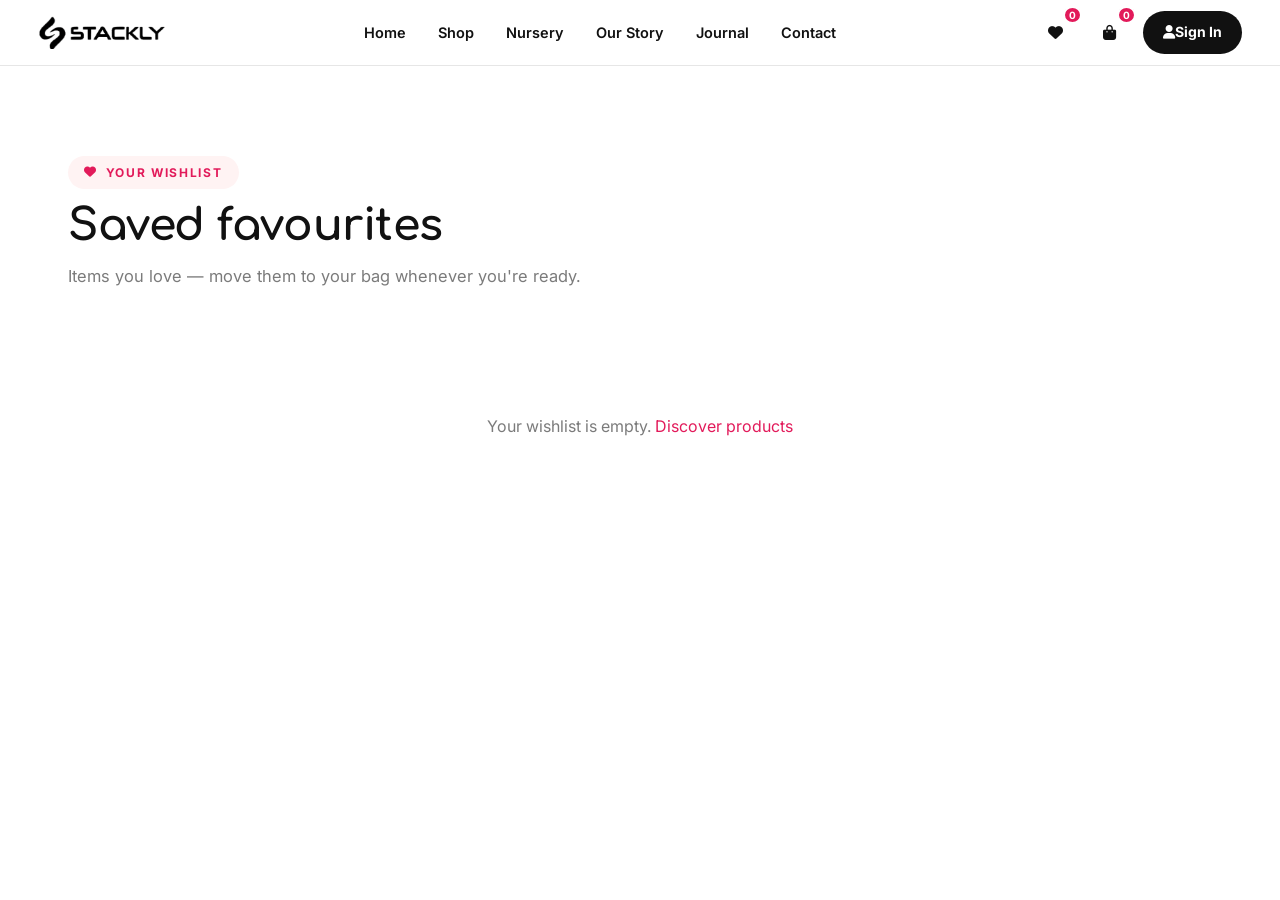
<file: wishlist.html>
<!DOCTYPE html>
<html lang="en">
<head>
<meta charset="UTF-8">
<meta name="viewport" content="width=device-width, initial-scale=1, viewport-fit=cover">
<title>My Wishlist — Stackly Baby & Kids</title>
<meta name="description" content="Your saved favourites — come back any time and move them to your bag.">
<link rel="preconnect" href="https://fonts.googleapis.com">
<link rel="stylesheet" href="https://cdnjs.cloudflare.com/ajax/libs/font-awesome/6.5.2/css/all.min.css">
<link rel="stylesheet" href="css/style.css">
<link rel="stylesheet" href="css/pages.css">
</head>
<body>
<header class="site-header">
    <div class="header-inner">
      <div class="header-side left">
        <nav class="main-nav" aria-label="Primary">
          <a href="index.html">Home</a>
          <a href="shop.html">Shop</a>
          <a href="nursery.html">Nursery</a>
          <a href="about.html">Our Story</a>
          <a href="blog.html">Journal</a>
          <a href="contact.html">Contact</a>
        </nav>
      </div>

      <a href="index.html" class="brand">
        <img src="Assets/logo_black (4).webp" alt="Stackly" class="brand-logo">
      </a>

      <div class="header-side right">
        <button class="icon-btn hide-mobile" id="wishBtn" aria-label="Wishlist" onclick="location.href='wishlist.html'">
          <i class="fa-solid fa-heart"></i><span class="badge" id="wishBadge">0</span>
        </button>
        <button class="icon-btn hide-mobile" id="cartBtn" aria-label="Cart" onclick="location.href='cart.html'">
          <i class="fa-solid fa-bag-shopping"></i><span class="badge" id="cartBadge">0</span>
        </button>
        <a href="login.html" class="btn-signin hide-mobile"><i class="fa-solid fa-user"></i><span>Sign In</span></a>
        <button class="hamburger" id="hamburger" aria-label="Open menu" aria-expanded="false">
          <span></span><span></span><span></span>
        </button>
      </div>
    </div>
  </header>

  <div class="mobile-nav" id="mobileNav">
    <div class="scrim"></div>
    <div class="panel">
      <div class="mobile-nav-top">
        <a href="index.html" class="brand">
          <img src="Assets/logo_black (6).webp" alt="Stackly" class="mobile-brand-logo">
        </a>
        <button class="mobile-close" id="mobileNavClose" aria-label="Close menu"><i class="fa-solid fa-xmark"></i></button>
      </div>
      <ul>
        <li><a href="index.html"><span>Home</span><i class="fa-solid fa-circle-right"></i></a></li>
        <li><a href="shop.html"><span>Shop</span><i class="fa-solid fa-circle-right"></i></a></li>
        <li><a href="nursery.html"><span>Nursery</span><i class="fa-solid fa-circle-right"></i></a></li>
        <li><a href="about.html"><span>Our Story</span><i class="fa-solid fa-circle-right"></i></a></li>
        <li><a href="blog.html"><span>Journal</span><i class="fa-solid fa-circle-right"></i></a></li>
        <li><a href="contact.html"><span>Contact</span><i class="fa-solid fa-circle-right"></i></a></li>
      </ul>
      <div class="mobile-nav-actions">
        <a href="wishlist.html" class="btn btn-outline btn-block"><i class="fa-solid fa-heart"></i> Wishlist <span class="badge" id="wishBadgeMob">0</span></a>
        <a href="cart.html" class="btn btn-outline btn-block"><i class="fa-solid fa-bag-shopping"></i> My Bag <span class="badge" id="cartBadgeMob">0</span></a>
        <a href="login.html" class="btn btn-primary btn-block"><i class="fa-solid fa-user"></i> Sign In</a>
      </div>
      <div class="mobile-nav-foot">
        <a href="404.html" data-social-404 aria-label="Instagram"><i class="fa-brands fa-instagram"></i></a>
        <a href="404.html" data-social-404 aria-label="Facebook"><i class="fa-brands fa-facebook-f"></i></a>
        <a href="404.html" data-social-404 aria-label="Pinterest"><i class="fa-brands fa-pinterest-p"></i></a>
        <a href="404.html" data-social-404 aria-label="TikTok"><i class="fa-brands fa-tiktok"></i></a>
      </div>
    </div>
  </div>

<main>
<!-- WISHLIST PAGE -->
<section class="section">
  <div class="container">
    <div class="section-head">
      <span class="eyebrow"><i class="fa-solid fa-heart"></i> Your wishlist</span>
      <h2>Saved favourites</h2>
      <p>Items you love — move them to your bag whenever you're ready.</p>
    </div>
    <div class="product-grid" id="wishGrid"></div>
  </div>
</section>
</main>

<script src="js/main.js"></script>
</body>
</html>
</file>
<file: css/style.css>
/* =========================================================
   BLOOMWICK — Baby & Kids Store
   Theme: Popees-inspired clean e-commerce
   White / black / pink CTA / yellow highlights / leaf green
   ========================================================= */

@import url('https://fonts.googleapis.com/css2?family=Comfortaa:wght@600;700&family=Inter:wght@400;500;600;700;800&display=swap');

:root{
  /* ---- color tokens ---- */
  --bg:           #FFFFFF;
  --ink:          #111111;
  --ink-soft:     #7B7B7B;
  --muted:        #7B7B7B;
  --line:         rgba(17,17,17,0.10);
  --pink:         #E21A5A;
  --pink-deep:    #C4134B;
  --pink-tint:    #FFF3F3;
  --yellow:       #F2E600;
  --yellow-deep:  #D9CC00;
  --yellow-tint:  #FDFBEA;
  --green:        #3EA34A;
  --green-deep:   #2E7D32;
  --green-tint:   #EBF5EC;
  --gray:         #F5F5F5;
  --gray-deep:    #EEEEEE;
  --dark:         #141414;
  --dark-2:       #1E1E1E;
  --white:        #FFFFFF;
  --black:        #000000;

  /* ---- type ---- */
  --font-display: 'Comfortaa', cursive;
  --font-body: 'Inter', sans-serif;

  /* ---- shape ---- */
  --radius-lg: 24px;
  --radius-md: 16px;
  --radius-sm: 10px;
  --radius-pill: 999px;

  /* ---- motion ---- */
  --ease: cubic-bezier(.22,1,.36,1);
  --header-h: 66px;
}

@media (prefers-reduced-motion: reduce){
  *{ animation-duration: .001ms !important; animation-iteration-count: 1 !important; transition-duration: .001ms !important; scroll-behavior:auto !important; }
}

*,*::before,*::after{ box-sizing:border-box; }
html{ scroll-behavior:smooth; -webkit-text-size-adjust:100%; overflow-x:hidden; max-width:100%; }
body{
  margin:0;
  overflow-x:hidden;
  max-width:100%;
  padding-top:var(--header-h);
  background:var(--bg);
  color:var(--ink);
  font-family:var(--font-body);
  font-size:16px;
  line-height:1.6;
  -webkit-font-smoothing:antialiased;
}
img,video{ max-width:100%; height:auto; display:block; background:var(--gray); }
.brand-logo{ background:transparent; }
a{ color:inherit; text-decoration:none; }
ul{ list-style:none; margin:0; padding:0; }
button{ font-family:inherit; cursor:pointer; border:none; background:none; padding:0; }
input,select,textarea{ font-family:inherit; font-size:16px; }
:focus-visible{ outline:3px solid var(--yellow); outline-offset:3px; border-radius:4px; }
section{ position:relative; }
.container{ width:100%; max-width:1240px; margin:0 auto; padding:0 clamp(18px,4vw,48px); }

h1,h2,h3,h4{ font-family:var(--font-display); color:var(--ink); margin:0; font-weight:700; letter-spacing:-0.01em; }
.eyebrow{
  display:inline-flex; align-items:center; gap:8px;
  font-family:var(--font-body); font-size:12px; font-weight:700; letter-spacing:.14em; text-transform:uppercase;
  color:var(--pink); background:var(--pink-tint); padding:7px 16px; border-radius:var(--radius-pill);
}
.eyebrow i{ color:var(--pink); }
.section-head{ max-width:640px; margin-bottom:clamp(28px,4vw,48px); }
.section-head h2{ font-size:clamp(28px,4vw,44px); margin-top:12px; line-height:1.15; }
.section-head p{ margin-top:12px; color:var(--ink-soft); font-size:16.5px; max-width:52ch; }
.section-head.center{ margin-left:auto; margin-right:auto; text-align:center; }
.section-head.lower h2{ text-transform:lowercase; letter-spacing:.01em; }

/* ---------- buttons ---------- */
.btn{
  display:inline-flex; align-items:center; justify-content:center; gap:10px;
  padding:15px 30px; border-radius:var(--radius-pill); border:1px solid transparent;
  font-family:var(--font-body); font-weight:700; font-size:15px; letter-spacing:.01em;
  transition:transform .3s var(--ease), box-shadow .3s var(--ease), background .25s, color .25s, border-color .25s;
  white-space:nowrap;
}
.btn-primary{ background:var(--pink); color:#fff; box-shadow:0 12px 24px -12px rgba(226,26,90,.6); }
.btn-primary:hover{ transform:translateY(-3px); background:var(--pink-deep); box-shadow:0 18px 30px -12px rgba(196,19,75,.6); }
.btn-dark{ background:var(--ink); color:#fff; }
.btn-dark:hover{ transform:translateY(-3px); background:var(--dark-2); }
.btn-outline{ background:transparent; border-color:var(--ink); color:var(--ink); }
.btn-outline:hover{ background:var(--ink); color:#fff; transform:translateY(-3px); }
.btn-gold{ background:var(--yellow); color:var(--ink); box-shadow:0 12px 24px -12px rgba(242,230,0,.55); }
.btn-gold:hover{ transform:translateY(-3px); background:var(--yellow-deep); }
.btn-ghost{ background:var(--white); color:var(--ink); border-color:var(--line); }
.btn-ghost:hover{ border-color:var(--ink); transform:translateY(-2px); }
.btn-sm{ padding:10px 20px; font-size:13px; }
.btn-block{ width:100%; }

/* =========================================================
   ANNOUNCEMENT BAR (marquee)
   ========================================================= */
.announce-bar{
  background:var(--ink); overflow:hidden; padding:9px 0; position:relative; z-index:1000;
}
.announce-track{
  display:flex; width:max-content; animation:marquee 30s linear infinite;
}
.announce-track:hover{ animation-play-state:paused; }
.announce-track span{
  display:flex; align-items:center; gap:10px; font-family:var(--font-body); font-size:12.5px; font-weight:600;
  letter-spacing:.08em; text-transform:uppercase; color:#fff; padding:0 30px; white-space:nowrap;
}
.announce-track span::before{
  content:'\f005'; font-family:'Font Awesome 6 Free'; font-weight:900; color:var(--yellow); font-size:11px;
}
@keyframes marquee{ from{ transform:translateX(0);} to{ transform:translateX(-50%);} }

/* =========================================================
   HEADER
   ========================================================= */
.site-header{
  position:fixed; top:0; left:0; right:0; z-index:900;
  background:rgba(255,255,255,0.96);
  backdrop-filter:blur(14px) saturate(160%);
  -webkit-backdrop-filter:blur(14px) saturate(160%);
  border-bottom:1px solid var(--line);
  height:var(--header-h);
  will-change:transform;
}
.header-inner{
  max-width:1360px; margin:0 auto; height:100%;
  padding:0 clamp(16px,3vw,40px);
  display:grid;
  grid-template-columns:auto 1fr auto;
  align-items:center;
  gap:12px;
}
.header-side{ display:flex; align-items:center; gap:20px; min-width:0; }
.header-side.left{ justify-content:center; order:1; }
.header-side.right{ justify-content:flex-end; gap:12px; order:3; }

.brand{
  display:flex; align-items:center; justify-content:flex-start;
  order:0;
}
.brand .brand-logo{
  height:60%; max-height:34px; width:auto; object-fit:contain;
  transition:transform .4s var(--ease);
}
@keyframes logoGlow{
  0%,100%{ filter:drop-shadow(0 0 4px rgba(226,26,90,.3)); }
  50%{ filter:drop-shadow(0 0 12px rgba(226,26,90,.7)); }
}
.brand:hover .brand-logo{ animation:none; transform:scale(1.05); filter:drop-shadow(0 0 16px rgba(226,26,90,.8)); }

.main-nav{ display:flex; align-items:center; gap:2px; }
.main-nav a{
  position:relative; padding:10px 15px; font-weight:600; font-size:14.5px; color:var(--ink);
  border-radius:var(--radius-pill); transition:color .25s;
}
.main-nav a::after{
  content:''; position:absolute; left:15px; right:15px; bottom:5px; height:3px; border-radius:3px;
  background:var(--yellow); transform:scaleX(0); transform-origin:left; transition:transform .3s var(--ease);
}
.main-nav a:hover{ color:var(--pink); }
.main-nav a:hover::after{ transform:scaleX(1); }
.main-nav a.active{ color:var(--pink); }
.main-nav a.active::after{ transform:scaleX(1); }

.icon-btn{
  position:relative; width:42px; height:42px; border-radius:50%;
  background:var(--white); display:flex; align-items:center; justify-content:center;
  color:var(--ink); font-size:15px; transition:transform .3s var(--ease), background .25s, color .25s;
  flex:none;
}
.icon-btn:hover{ transform:translateY(-3px); background:var(--yellow); color:var(--ink); }
.icon-btn .badge{
  position:absolute; top:-5px; right:-5px; min-width:18px; height:18px; padding:0 4px;
  background:var(--pink); color:#fff; border-radius:50%; font-size:10px; font-weight:700;
  display:flex; align-items:center; justify-content:center; border:2px solid #fff;
}
.btn-signin{
  display:inline-flex; align-items:center; gap:8px; padding:10px 20px; border-radius:var(--radius-pill);
  background:var(--ink); color:#fff; font-weight:700; font-size:14px; transition:transform .3s var(--ease), background .25s;
}
.btn-signin:hover{ transform:translateY(-3px); background:var(--pink); }

/* search */
.search-wrap{ position:relative; flex:1; max-width:210px; }
.search-wrap input{
  width:100%; border:1px solid var(--line); background:var(--gray); border-radius:var(--radius-pill);
  padding:10px 44px 10px 16px; font-size:13.5px; color:var(--ink); transition:border-color .3s, box-shadow .3s, background .3s;
}
.search-wrap input:focus{ border-color:var(--pink); background:#fff; box-shadow:0 0 0 4px var(--pink-tint); }
.search-wrap button{
  position:absolute; right:4px; top:50%; transform:translateY(-50%);
  width:34px; height:34px; border-radius:50%; border:none; background:var(--ink); color:#fff;
  display:flex; align-items:center; justify-content:center; font-size:13px; transition:background .25s;
}
.search-wrap button:hover{ background:var(--pink); }

/* hamburger */
.hamburger{
  display:none; width:44px; height:44px;
  position:relative; flex:none; align-items:center; justify-content:center;
  background:transparent; border:none; box-shadow:none;
}
.hamburger span{
  position:absolute; width:20px; height:2px; background:var(--ink); border-radius:2px;
  transition:transform .35s var(--ease), opacity .25s, top .35s var(--ease);
}
.hamburger span:nth-child(1){ top:16px; }
.hamburger span:nth-child(2){ top:22px; }
.hamburger span:nth-child(3){ top:28px; }
.hamburger.open span:nth-child(1){ top:22px; transform:rotate(45deg); }
.hamburger.open span:nth-child(2){ opacity:0; }
.hamburger.open span:nth-child(3){ top:22px; transform:rotate(-45deg); }

/* mobile nav drawer */
.mobile-nav{
  position:fixed; inset:0; z-index:1200; visibility:hidden;
}
.mobile-nav .scrim{
  position:absolute; inset:0; background:rgba(0,0,0,.5); opacity:0; transition:opacity .4s var(--ease);
}
.mobile-nav .panel{
  position:absolute; top:0; right:0; height:100%; width:min(84vw,360px);
  background:#fff; box-shadow:-20px 0 50px -20px rgba(0,0,0,.35);
  transform:translateX(100%); transition:transform .45s var(--ease);
  display:flex; flex-direction:column; padding:22px 24px 30px; overflow-y:auto;
}
.mobile-nav.open{ visibility:visible; }
.mobile-nav.open .scrim{ opacity:1; }
.mobile-nav.open .panel{ transform:translateX(0); }
.mobile-nav-top{ display:flex; align-items:center; justify-content:space-between; margin-bottom:26px; }
.mobile-nav-top .brand{ display:flex; align-items:center; }
.mobile-brand-logo{ height:28px; width:auto; object-fit:contain; display:block; }
.mobile-close{
  width:40px; height:40px; border-radius:50%; border:1px solid var(--line); background:var(--gray);
  display:flex; align-items:center; justify-content:center; color:var(--ink); font-size:15px;
}
.mobile-nav ul{ display:flex; flex-direction:column; gap:4px; }
.mobile-nav a{
  display:flex; align-items:center; justify-content:space-between; padding:15px 6px;
  font-family:var(--font-display); font-weight:600; font-size:19px; color:var(--ink);
  border-bottom:1px solid var(--line);
}
.mobile-nav a i{ font-size:14px; color:var(--ink-soft); transition:transform .3s var(--ease); }
.mobile-nav a:hover i{ transform:translateX(4px); }
.mobile-nav a.active{ color:var(--pink); }
.mobile-nav a.active i{ color:var(--pink); }
.mobile-nav-actions{ display:flex; flex-direction:column; gap:10px; margin-top:24px; }
.mobile-nav-actions .btn{
  background:var(--pink); color:#fff; border-color:var(--pink); border-radius:var(--radius-pill);
  font-weight:700; box-shadow:0 8px 20px -8px rgba(226,26,90,.5); transition:transform .3s var(--ease), background .25s, box-shadow .3s;
  display:inline-flex; align-items:center; justify-content:center; gap:8px;
  padding:14px 24px; width:100%; text-align:center; position:relative;
}
.mobile-nav-actions .btn:hover{ background:var(--pink-deep); border-color:var(--pink-deep); transform:translateY(-3px); box-shadow:0 14px 28px -8px rgba(196,19,75,.55); }
.mobile-nav-actions .btn i{ font-size:15px; flex-shrink:0; }
.mobile-nav-actions .badge{
  background:#fff; color:var(--pink); border-radius:var(--radius-pill); font-size:11px; font-weight:700;
  padding:2px 8px; margin-left:4px; flex-shrink:0;
}
.mobile-nav-foot{ margin-top:auto; padding-top:24px; display:flex; gap:12px; }
.mobile-nav-foot a{ width:38px; height:38px; border-radius:50%; background:var(--gray); display:flex; align-items:center; justify-content:center; color:var(--ink); }
.mobile-nav-foot a:hover{ background:var(--yellow); }

@media (max-width:1080px){
  .main-nav, .search-wrap{ display:none; }
  .hamburger{ display:flex; order:5; }
  .header-side.right{ gap:10px; }
  .site-header{
    background:#fff;
    backdrop-filter:none !important;
    -webkit-backdrop-filter:none !important;
  }
  .site-header *{
    backdrop-filter:none !important;
    -webkit-backdrop-filter:none !important;
  }
}
@media (max-width:560px){
  :root{ --header-h:56px; }
  .brand .brand-logo{ height:30px; }
  .icon-btn{ width:38px; height:38px; }
  .btn-signin span{ display:none; }
  .btn-signin{ padding:10px; width:38px; height:38px; }
}

/* =========================================================
   MARQUEE STRIP (feature highlights)
   ========================================================= */
.marquee-strip{ background:var(--yellow); overflow:hidden; padding:16px 0; }
.marquee-track{ display:flex; width:max-content; animation:marquee 28s linear infinite; }
.marquee-track:hover{ animation-play-state:paused; }
.marquee-track span{
  display:flex; align-items:center; gap:14px; font-family:var(--font-display); font-size:clamp(18px,2.6vw,26px);
  color:var(--ink); padding:0 30px; white-space:nowrap;
}
.marquee-track span i{ color:var(--pink); font-size:15px; }
.marquee-strip.reverse .marquee-track{ animation-direction:reverse; }

/* =========================================================
   SPOTLIGHT CARD (hover glow follows cursor)
   ========================================================= */
.spotlight-card{
  --mx:50%; --my:50%;
  position:relative; border-radius:var(--radius-lg); overflow:hidden;
  background:var(--white); border:1px solid var(--line);
  transition:transform .45s var(--ease), box-shadow .45s var(--ease);
}
.spotlight-card::before{
  content:''; position:absolute; inset:0; z-index:1; opacity:0; pointer-events:none;
  background:radial-gradient(280px circle at var(--mx) var(--my), rgba(242,230,0,.35), transparent 60%);
  transition:opacity .4s;
}
.spotlight-card:hover::before{ opacity:1; }
.spotlight-card:hover{ transform:translateY(-8px); box-shadow:0 30px 50px -25px rgba(0,0,0,.3); }

/* =========================================================
   3D TILT CARD
   ========================================================= */
.tilt-card{ perspective:1200px; }
.tilt-inner{ transition:transform .4s var(--ease); transform-style:preserve-3d; }

/* =========================================================
   REVEAL ON SCROLL
   ========================================================= */
.reveal{ opacity:0; transform:translateY(36px); transition:opacity .8s var(--ease), transform .8s var(--ease); }
.reveal.in{ opacity:1; transform:translateY(0); }
.reveal-scale{ opacity:0; transform:scale(.88); transition:opacity .8s var(--ease), transform .8s var(--ease); }
.reveal-scale.in{ opacity:1; transform:scale(1); }
.stagger.in > *{ transition-delay: calc(var(--i,0) * 90ms); }

/* =========================================================
   SHAPES / BLOBS / DIVIDERS
   ========================================================= */
.blob{ position:absolute; border-radius:50%; filter:blur(0); z-index:0; }
.section-divider{ display:block; width:100%; height:auto; }
.floaty{ animation:floaty 6s ease-in-out infinite; }
.floaty-slow{ animation:floaty 9s ease-in-out infinite; }
.floaty-rev{ animation:floatyRev 7s ease-in-out infinite; }
@keyframes floaty{ 0%,100%{ transform:translateY(0) rotate(0deg);} 50%{ transform:translateY(-18px) rotate(4deg);} }
@keyframes floatyRev{ 0%,100%{ transform:translateY(0) rotate(0deg);} 50%{ transform:translateY(16px) rotate(-5deg);} }
.spin-slow{ animation:spin 18s linear infinite; }
@keyframes spin{ to{ transform:rotate(360deg);} }
.pulse-ring{ animation:pulseRing 2.6s ease-in-out infinite; }
@keyframes pulseRing{ 0%,100%{ opacity:.55; transform:scale(1);} 50%{ opacity:1; transform:scale(1.08);} }

/* shine shimmer sweep for headings */
.shine{
  background:linear-gradient(100deg, var(--ink) 30%, var(--pink) 45%, var(--yellow) 60%, var(--ink) 75%);
  background-size:250% auto; -webkit-background-clip:text; background-clip:text; color:transparent;
  animation:shine 6s linear infinite;
}
@keyframes shine{ to{ background-position:-250% center; } }

/* badge chip */
.chip{ display:inline-flex; align-items:center; gap:6px; padding:6px 13px; border-radius:var(--radius-pill); font-size:11.5px; font-weight:800; font-family:var(--font-body); text-transform:uppercase; letter-spacing:.04em; }
.chip-new{ background:var(--yellow); color:var(--ink); }
.chip-sale{ background:var(--pink); color:#fff; }

/* =========================================================
   PRODUCT / GENERIC CARD  (Popees-style: clean, image-focus)
   ========================================================= */
.product-card{
  background:var(--white); border-radius:var(--radius-md); overflow:hidden;
  transition:transform .4s var(--ease), box-shadow .4s var(--ease);
}
.product-card:hover{ transform:translateY(-6px); box-shadow:0 22px 40px -24px rgba(0,0,0,.28); }
.product-media{ position:relative; aspect-ratio:1/1; overflow:hidden; background:var(--gray); border-radius:var(--radius-md); }
.product-media img{ width:100%; height:100%; object-fit:cover; transition:transform .6s var(--ease); }
.product-card:hover .product-media img{ transform:scale(1.06); }
.product-actions{
  position:absolute; right:10px; top:10px; display:flex; flex-direction:column; gap:8px;
  opacity:0; transform:translateX(10px); transition:opacity .35s var(--ease), transform .35s var(--ease);
}
.product-card:hover .product-actions{ opacity:1; transform:translateX(0); }
.product-actions button{
  width:36px; height:36px; border-radius:50%; border:none; background:#fff; color:var(--ink);
  display:flex; align-items:center; justify-content:center; box-shadow:0 6px 14px -6px rgba(0,0,0,.3);
}
.product-actions button:hover{ background:var(--pink); color:#fff; }
.active-wish{ background:var(--pink) !important; color:#fff !important; }
.product-info{ padding:12px 2px 4px 10px; }
.product-info .p-cat{ font-family:var(--font-body); font-size:11px; font-weight:700; letter-spacing:.08em; text-transform:uppercase; color:var(--muted); }
.product-info h4{ margin-top:6px; font-size:16px; color:var(--ink); font-family:var(--font-body); font-weight:600; line-height:1.35; }
.product-price{ display:flex; align-items:center; gap:8px; margin-top:7px; }
.product-price .now{ font-weight:800; color:var(--ink); font-size:15.5px; }
.product-price .was{ text-decoration:line-through; color:var(--ink-soft); font-size:13px; }
.stars{ color:var(--yellow-deep); font-size:12px; margin-top:5px; }
.stars i{ text-shadow:0 0 1px rgba(0,0,0,.15); }

/* =========================================================
   FOOTER (dark, Popees-style)
   ========================================================= */
.site-footer{ background:var(--dark); color:rgba(255,255,255,.85); margin-top:60px; }
.footer-top{ padding:60px 0 40px; }
.footer-grid{ display:grid; grid-template-columns:1.5fr 1fr 1fr 1.2fr; gap:36px; }
.footer-brand .brand{ justify-content:flex-start; }
.footer-brand .brand-name{ color:#fff; font-size:24px; }
.footer-brand .brand-mark{ background:linear-gradient(150deg,var(--green),var(--green-deep)); box-shadow:none; }
.footer-brand .brand-mark i{ color:#fff; }
.footer-logo{ height:34px; width:auto; object-fit:contain; margin-bottom:14px; background:transparent; }
.footer-brand p{ margin-top:14px; color:rgba(255,255,255,.6); font-size:14.5px; max-width:34ch; }
.footer-addr{ margin-top:18px; display:flex; flex-direction:column; gap:10px; font-size:14px; color:rgba(255,255,255,.7); }
.footer-addr div{ display:flex; align-items:flex-start; gap:10px; }
.footer-addr i{ color:var(--yellow); margin-top:3px; }
.footer-col h5{ font-family:var(--font-body); text-transform:uppercase; letter-spacing:.1em; font-size:12px; font-weight:700; color:var(--yellow); margin-bottom:16px; }
.footer-col ul{ display:flex; flex-direction:column; gap:11px; }
.footer-col a{ font-size:14.5px; color:rgba(255,255,255,.65); transition:color .25s, transform .25s; display:inline-block; }
.footer-col a:hover{ color:#fff; transform:translateX(4px); }
.footer-social{ display:flex; gap:10px; margin-top:16px; }
.footer-social a{
  width:40px; height:40px; border-radius:50%; background:rgba(255,255,255,.08); display:flex; align-items:center; justify-content:center;
  transition:background .3s, transform .3s;
}
.footer-social a:hover{ background:var(--yellow); color:var(--ink); transform:translateY(-4px) rotate(8deg); }
.newsletter-mini{ display:flex; margin-top:6px; border-radius:var(--radius-pill); overflow:hidden; background:rgba(255,255,255,.08); padding:4px; }
.newsletter-mini input{ flex:1; background:transparent; border:none; padding:10px 14px; color:#fff; font-size:13.5px; }
.newsletter-mini input::placeholder{ color:rgba(255,255,255,.45); }
.newsletter-mini button{ border:none; background:var(--yellow); color:var(--ink); border-radius:var(--radius-pill); padding:0 16px; font-weight:800; }
.footer-bottom{
  border-top:1px solid rgba(255,255,255,.12); padding:20px 0; display:flex; justify-content:space-between; align-items:center; gap:12px; flex-wrap:wrap;
  font-size:13px; color:rgba(255,255,255,.5);
}
.footer-bottom .pay-icons{ display:flex; gap:10px; font-size:20px; color:rgba(255,255,255,.6); }

.footer-acc-toggle{ display:none; }
@media (max-width:900px){
  .footer-grid{ grid-template-columns:1fr; gap:0; }
  .site-footer{ overflow-x:hidden; }
  .footer-brand{ padding:0 12px 26px 12px; border-bottom:1px solid rgba(255,255,255,.12); margin-bottom:6px; overflow-wrap:break-word; }
  .footer-brand p{ max-width:100%; font-size:14px; word-wrap:break-word; }
  .footer-addr{ overflow-wrap:anywhere; }
  .footer-col{ border-bottom:1px solid rgba(255,255,255,.12); padding-left:12px; }
  .footer-col h5{
    display:flex; align-items:center; justify-content:space-between; cursor:pointer; margin:0; padding:18px 12px 18px 0; font-size:13px;
  }
  .footer-col h5 i{ transition:transform .35s var(--ease); font-size:13px; margin-right:12px; }
  .footer-col.open h5 i{ transform:rotate(180deg); }
  .footer-col ul{
    max-height:0; overflow:hidden; transition:max-height .4s var(--ease), padding .4s var(--ease); gap:12px; padding-bottom:0;
  }
  .footer-col.open ul{ max-height:400px; padding-bottom:20px; }
  .footer-bottom{ padding-left:12px; }
}

/* =========================================================
   UTILITIES
   ========================================================= */
.flex{ display:flex; } .items-center{ align-items:center; } .justify-between{ justify-content:space-between; }
.grid{ display:grid; }
.gap-1{ gap:8px;} .gap-2{ gap:16px;} .gap-3{ gap:24px;}
.mt-1{margin-top:8px;} .mt-2{margin-top:16px;} .mt-3{margin-top:24px;} .mt-4{margin-top:40px;}
.text-center{ text-align:center; }
.w-full{ width:100%; }
.hide-mobile{ display:initial; }
@media (max-width:760px){ .hide-mobile{ display:none !important; } }
.show-mobile{ display:none; }
@media (max-width:760px){ .show-mobile{ display:initial; } }

/* page header banner shared across nav pages */
.page-banner{
  padding:64px 0 54px; position:relative; overflow:hidden;
  background:linear-gradient(180deg, var(--gray) 0%, #fff 100%);
}
.page-banner .container{ position:relative; z-index:2; }
.breadcrumb{ display:flex; align-items:center; gap:8px; font-family:var(--font-body); font-size:12.5px; font-weight:600; color:var(--ink-soft); margin-bottom:16px; }
.breadcrumb i{ font-size:9px; }
.breadcrumb a:hover{ color:var(--pink); }
.page-banner h1{ font-size:clamp(32px,5vw,54px); }
.page-banner p{ margin-top:12px; max-width:56ch; color:var(--ink-soft); font-size:16.5px; }

/* video section */
.video-frame{
  position:relative; border-radius:var(--radius-lg); overflow:hidden; aspect-ratio:16/9; background:var(--ink);
  isolation:isolate;
}
.video-frame video{ width:100%; height:100%; object-fit:cover; }
.video-frame .play-btn{
  position:absolute; inset:0; margin:auto; width:78px; height:78px; border-radius:50%; background:rgba(255,255,255,.92);
  display:flex; align-items:center; justify-content:center; color:var(--pink); font-size:22px; border:none;
  transition:transform .35s var(--ease);
}
.video-frame .play-btn:hover{ transform:scale(1.1); }
.video-frame.playing .play-btn{ opacity:0; pointer-events:none; }

/* stat block */
.stat{ text-align:center; }
.stat .num{ font-family:var(--font-display); font-size:clamp(22px,3vw,32px); color:var(--ink); font-weight:700; }
.stat .lbl{ font-family:var(--font-body); font-size:12px; font-weight:600; letter-spacing:.08em; text-transform:uppercase; color:var(--ink-soft); margin-top:6px; }

/* back to top */
.to-top{
  position:fixed; right:22px; bottom:22px; width:48px; height:48px; border-radius:50%; background:var(--ink); color:#fff;
  display:flex; align-items:center; justify-content:center; border:none; z-index:400; box-shadow:0 10px 24px -8px rgba(0,0,0,.4);
  opacity:0; pointer-events:none; transform:translateY(10px); transition:opacity .35s, transform .35s;
}
.to-top.show{ opacity:1; pointer-events:auto; transform:translateY(0); }
.to-top:hover{ background:var(--pink); }

/* toast */
.toast{
  position:fixed; left:50%; bottom:26px; transform:translate(-50%,20px); background:var(--ink); color:#fff;
  padding:14px 22px; border-radius:var(--radius-pill); font-size:14px; font-weight:600; z-index:2000; opacity:0; transition:opacity .35s, transform .35s;
  display:flex; align-items:center; gap:10px; pointer-events:none;
}
.toast i{ color:var(--yellow); }
.toast.show{ opacity:1; transform:translate(-50%,0); }

/* ---------------- MOBILE IMAGE RESPONSIVENESS ---------------- */
@media (max-width:760px){
  .collection-banner{ min-height:220px; flex-direction:column; }
  .collection-banner .cb-copy{ padding:24px; }
  .collection-banner .cb-copy h2{ font-size:22px; }
  .video-frame{ aspect-ratio:16/10; }
  .cat-card{ aspect-ratio:16/10 !important; }
  .gallery-item{ aspect-ratio:1/1; }
  img, video{ max-width:100%; height:auto; }
}
</file>
<file: css/home.css>
/* =========================================================
   HOME PAGE — Popees-style section styles
   ========================================================= */
.section{ padding:clamp(48px,7vw,96px) 0; }

/* ---------------- HERO ---------------- */
.hero{
  position:relative; overflow:hidden;
  min-height:50vh;
  background:url('../Assets/Hero_bg.webp') center/cover no-repeat;
  display:flex; align-items:center; justify-content:flex-start;
}
.hero::before{
  content:'';
  position:absolute; inset:0;
  background:radial-gradient(ellipse at 30% 50%, rgba(226,26,90,.4) 0%, transparent 55%);
  animation:heroGlow 4s ease-in-out infinite alternate;
  pointer-events:none;
}
.hero::after{
  content:'';
  position:absolute; inset:0;
  background:radial-gradient(circle at 80% 30%, rgba(255,215,0,.25) 0%, transparent 50%);
  animation:heroGlow 5s ease-in-out 1s infinite alternate;
  pointer-events:none;
}
.hero-content{
  position:relative; z-index:1;
  text-align:left; padding:60px 24px; max-width:640px;
  margin:0; align-self:flex-start;
}
@keyframes heroGlow{
  0%{ opacity:.5; }
  100%{ opacity:1; }
}
.hero-content .eyebrow{
  display:inline-flex; align-items:center; gap:6px;
  background:var(--pink); color:#fff;
  padding:6px 16px; border-radius:var(--radius-pill);
  font-size:12px; font-weight:600; text-transform:uppercase; letter-spacing:.5px;
  margin-bottom:20px;
}
.hero-content h1{
  font-family:var(--font-display);
  font-size:clamp(32px,5vw,52px);
  line-height:1.15;
  margin-bottom:16px;
  color:var(--ink);
}
.hero-content p{
  font-size:clamp(15px,1.8vw,18px);
  color:#000;
  line-height:1.6;
  margin-bottom:28px;
  max-width:48ch;
  margin-left:0; margin-right:auto;
}
.hero-shop-btn{
  display:inline-flex; align-items:center; gap:8px;
  padding:14px 32px; border-radius:var(--radius-pill);
  background:var(--pink); color:#fff; font-weight:700; font-size:15px;
  box-shadow:0 8px 24px -6px rgba(196,19,75,.55);
  transition:background .25s, transform .3s var(--ease), box-shadow .3s;
  text-decoration:none;
}
.hero-shop-btn:hover{ background:var(--pink-deep); transform:translateY(-3px); box-shadow:0 14px 32px -8px rgba(196,19,75,.6); color:#fff; }
.hero-shop-btn i{ transition:transform .3s var(--ease); }
.hero-shop-btn:hover i{ transform:translateX(4px); }
/* ---------------- HERO SVG DECOR (mobile only — premium full-section) ---------------- */
.hero-svg-decor{ display:none; }
@media (max-width:760px){
  .hero{
    min-height:42vh;
    background-image:none;
    background:linear-gradient(160deg,#fff5f8 0%,#fdf2e9 50%,#fff0f3 100%);
  }
  .hero-content{ padding:40px 20px; position:relative; z-index:2; }
  .hero-shop-btn{ padding:12px 24px; font-size:14px; }
  .hero-svg-decor{
    display:block; position:absolute; inset:0;
    pointer-events:none; z-index:1; overflow:hidden;
  }
  .hero-svg-decor svg{
    position:absolute; width:100%; height:100%;
    top:0; left:0;
  }
  /* Layer 1 — morphing blobs */
  .hsd-layer-blobs{ animation:hsdBreathe 8s ease-in-out infinite; }
  .hsd-layer-blobs .blob-a{ animation:hsdBlobA 12s ease-in-out infinite; }
  .hsd-layer-blobs .blob-b{ animation:hsdBlobB 10s ease-in-out infinite; }
  .hsd-layer-blobs .blob-c{ animation:hsdBlobC 14s ease-in-out infinite; }
  /* Layer 2 — wave curves */
  .hsd-layer-waves{ animation:hsdWaveShift 6s ease-in-out infinite; }
  /* Layer 3 — floating circles */
  .hsd-layer-circles .fc{ animation:hsdRise 7s ease-in-out infinite; }
  .hsd-layer-circles .fc:nth-child(1){ animation-duration:8s; animation-delay:0s; }
  .hsd-layer-circles .fc:nth-child(2){ animation-duration:6s; animation-delay:1s; }
  .hsd-layer-circles .fc:nth-child(3){ animation-duration:9s; animation-delay:2s; }
  .hsd-layer-circles .fc:nth-child(4){ animation-duration:7s; animation-delay:.5s; }
  .hsd-layer-circles .fc:nth-child(5){ animation-duration:10s; animation-delay:1.5s; }
  .hsd-layer-circles .fc:nth-child(6){ animation-duration:6.5s; animation-delay:3s; }
  .hsd-layer-circles .fc:nth-child(7){ animation-duration:8.5s; animation-delay:2.5s; }
  .hsd-layer-circles .fc:nth-child(8){ animation-duration:7.5s; animation-delay:0s; }
  /* Layer 4 — twinkling stars */
  .hsd-layer-stars .tw{ animation:hsdTwinkle 3s ease-in-out infinite; }
  .hsd-layer-stars .tw:nth-child(1){ animation-delay:0s; }
  .hsd-layer-stars .tw:nth-child(2){ animation-delay:.7s; }
  .hsd-layer-stars .tw:nth-child(3){ animation-delay:1.4s; }
  .hsd-layer-stars .tw:nth-child(4){ animation-delay:2.1s; }
  .hsd-layer-stars .tw:nth-child(5){ animation-delay:.3s; }
  .hsd-layer-stars .tw:nth-child(6){ animation-delay:1.8s; }
  /* Layer 5 — dot grid */
  .hsd-layer-dots{ animation:hsdDotPulse 4s ease-in-out infinite; }
}
@keyframes hsdBreathe{
  0%,100%{ opacity:.6; }
  50%{ opacity:.9; }
}
@keyframes hsdBlobA{
  0%,100%{ transform:translate(0,0) scale(1) rotate(0deg); }
  33%{ transform:translate(15px,-20px) scale(1.08) rotate(5deg); }
  66%{ transform:translate(-10px,12px) scale(.95) rotate(-3deg); }
}
@keyframes hsdBlobB{
  0%,100%{ transform:translate(0,0) scale(1) rotate(0deg); }
  33%{ transform:translate(-18px,14px) scale(1.06) rotate(-6deg); }
  66%{ transform:translate(12px,-18px) scale(.94) rotate(4deg); }
}
@keyframes hsdBlobC{
  0%,100%{ transform:translate(0,0) scale(1); }
  50%{ transform:translate(10px,15px) scale(1.1); }
}
@keyframes hsdWaveShift{
  0%,100%{ transform:translateX(0); }
  50%{ transform:translateX(-30px); }
}
@keyframes hsdRise{
  0%{ transform:translateY(20px) scale(.8); opacity:0; }
  20%{ opacity:1; }
  80%{ opacity:1; }
  100%{ transform:translateY(-30px) scale(1.1); opacity:0; }
}
@keyframes hsdTwinkle{
  0%,100%{ opacity:.15; transform:scale(.8) rotate(0deg); }
  50%{ opacity:.6; transform:scale(1.2) rotate(15deg); }
}
@keyframes hsdDotPulse{
  0%,100%{ opacity:.18; }
  50%{ opacity:.35; }
}

/* ---------------- CIRCULAR PROMO TILES (Popees-style) ---------------- */
.promo-tiles{ display:flex; flex-wrap:wrap; justify-content:center; gap:clamp(14px,3vw,34px); }
.promo-tile{
  display:flex; flex-direction:column; align-items:center; gap:12px; text-align:center; min-width:96px;
}
.promo-tile .pt-img{
  width:clamp(96px,10vw,128px); height:clamp(96px,10vw,128px); border-radius:50%; overflow:hidden;
  background:var(--gray); border:3px solid #fff; box-shadow:0 14px 26px -14px rgba(0,0,0,.35);
  transition:transform .35s var(--ease), box-shadow .35s var(--ease);
}
.promo-tile:hover .pt-img{ transform:translateY(-6px) scale(1.04); box-shadow:0 22px 34px -16px rgba(0,0,0,.4); }
.promo-tile .pt-img img{ width:100%; height:100%; object-fit:cover; }
.promo-tile .pt-lbl{ font-family:var(--font-body); font-weight:700; font-size:14px; color:var(--ink); }
.promo-tile:hover .pt-lbl{ color:var(--pink); }

/* ---------------- BIG CATEGORY TILES (Baby / Girls / Boys) ---------------- */
.cat-tiles{ display:grid; grid-template-columns:repeat(3,1fr); gap:20px; }
.cat-tile-wrap{ display:flex; flex-direction:column; }
.cat-tile{
  position:relative; display:block; border-radius:var(--radius-lg); overflow:hidden; aspect-ratio:16/10; background:var(--gray);
  transition:transform .4s var(--ease), box-shadow .4s var(--ease);
}
.cat-tile img,.cat-tile video{ width:100%; height:100%; object-fit:cover; object-position:center 30%; transition:transform .6s var(--ease); }
.cat-tile:hover{ transform:translateY(-8px); box-shadow:0 30px 50px -25px rgba(0,0,0,.35); }
.cat-tile:hover img,.cat-tile:hover video{ transform:scale(1.12); }
.cat-tile .ct-copy,
.cat-tile-wrap .ct-copy{
  position:static; padding:14px 4px 0;
}
.ct-copy{ padding:14px 4px 0; }
.ct-copy h4{ font-size:20px; color:var(--ink); }
.ct-copy span{ display:inline-flex; align-items:center; gap:8px; margin-top:6px; font-family:var(--font-body); font-weight:700; font-size:13px; color:#fff; background:var(--pink); padding:8px 18px; border-radius:var(--radius-pill); transition:background .25s, transform .3s var(--ease); text-decoration:none; }
.ct-copy a{ display:inline-flex; align-items:center; gap:8px; margin-top:6px; font-family:var(--font-body); font-weight:700; font-size:13px; color:#fff; background:var(--pink); padding:8px 18px; border-radius:var(--radius-pill); transition:background .25s, transform .3s var(--ease); text-decoration:none; }
.ct-copy a:hover{ background:var(--pink-deep); transform:translateY(-2px); color:#fff; }
.ct-copy a i{ transition:transform .3s var(--ease); }
.cat-tile:hover + .ct-copy a i,
.cat-tile-wrap:hover .ct-copy a i{ transform:translateX(4px); }
@media (max-width:820px){ .cat-tiles{ grid-template-columns:1fr; } .cat-tile{ aspect-ratio:16/9; } }

/* ---------------- TRUST BADGES STRIP (Popees-style) ---------------- */
.trust-strip{ background:var(--gray); }
.trust-grid{ display:grid; grid-template-columns:repeat(auto-fit,minmax(160px,1fr)); gap:18px; }
.trust-item{ display:flex; flex-direction:column; align-items:center; gap:12px; text-align:center; padding:10px; }
.trust-item .ti-icon{
  width:56px; height:56px; border-radius:16px; display:flex; align-items:center; justify-content:center;
  font-size:24px; background:#fff; color:var(--green); box-shadow:0 10px 20px -10px rgba(0,0,0,.25);
  animation:trustFloat 1.5s ease-in-out infinite;
}
.trust-item:nth-child(2) .ti-icon{ animation-delay:.25s; }
.trust-item:nth-child(3) .ti-icon{ animation-delay:.5s; }
.trust-item:nth-child(4) .ti-icon{ animation-delay:.75s; }
.trust-item:nth-child(5) .ti-icon{ animation-delay:1s; }
.trust-item:nth-child(6) .ti-icon{ animation-delay:1.25s; }
@keyframes trustFloat{
  0%,100%{ transform:translateY(0); }
  50%{ transform:translateY(-6px); }
}
.trust-item:nth-child(odd) .ti-icon{ color:var(--pink); }
.trust-item span{ font-family:var(--font-body); font-size:13px; font-weight:700; color:var(--ink); line-height:1.35; }

/* ---------------- NEW ARRIVALS ---------------- */
.newarr-section{ background:#FDE8D8; }
.newarr-head{ display:flex; align-items:flex-end; justify-content:space-between; gap:16px; flex-wrap:wrap; margin-bottom:36px; }
.newarr-head h2{ font-size:clamp(26px,3.6vw,40px); text-transform:lowercase; letter-spacing:.01em; }

/* ---------------- PRODUCT ROW ---------------- */
.product-row{ display:grid; grid-template-columns:repeat(4,1fr); gap:22px; }
.product-row + .product-row{ margin-top:36px; }
@media (max-width:980px){ .product-row{ grid-template-columns:repeat(2,1fr); } }
@media (max-width:520px){ .product-row{ grid-template-columns:1fr 1fr; gap:14px;} .product-info h4{ font-size:14px;} }

/* ---------------- WHY / FEATURES ---------------- */
.why-section{ background:var(--pink-tint); overflow:hidden; }
.why-blob{ width:520px; height:520px; background:radial-gradient(circle, rgba(242,230,0,.4), transparent 70%); top:-180px; right:-180px; }
.why-grid{ display:grid; grid-template-columns:repeat(4,1fr); gap:20px; margin-top:38px; }
.why-card{ background:#fff; border-radius:var(--radius-lg); padding:30px 24px; border:1px solid var(--line); transition:transform .4s var(--ease), box-shadow .4s var(--ease), border-color .4s var(--ease); }
.why-card:hover{ transform:translateY(-8px); box-shadow:0 20px 40px -15px rgba(0,0,0,.2); border-color:var(--pink); }
.why-icon{
  width:54px; height:54px; border-radius:16px; background:var(--green); color:#fff;
  display:flex; align-items:center; justify-content:center; font-size:22px; margin-bottom:16px;
  transition:transform .4s var(--ease);
}
.why-card:hover .why-icon{ animation:spinIcon .6s var(--ease); }
@keyframes spinIcon{ 0%{ transform:rotate(0deg); } 100%{ transform:rotate(360deg); } }
.why-card:nth-child(even) .why-icon{ background:var(--pink); }
.why-card h4{ font-family:var(--font-body); font-size:17px; font-weight:700; color:var(--ink); }
.why-card p{ margin-top:9px; color:var(--ink-soft); font-size:14px; }
@media (max-width:980px){ .why-grid{ grid-template-columns:1fr 1fr; } }
@media (max-width:560px){ .why-grid{ grid-template-columns:1fr; } }

/* ---------------- VIDEO ---------------- */
.video-grid{ display:grid; grid-template-columns:1fr 1.2fr; gap:48px; align-items:center; }
@media (max-width:900px){ .video-grid{ grid-template-columns:1fr; } }

/* ---------------- TESTIMONIALS ---------------- */
.testi-section{ padding-bottom:0; background:#FDE8D8; }
.testi-strip{ background:var(--gray-deep); padding:26px 0; margin-top:10px; }
.testi-strip .marquee-track span{ all:unset; }
.testi-card{
  width:340px; flex:none; background:#fff; border:1px solid var(--line); border-radius:var(--radius-md);
  padding:22px 24px; margin:0 12px; display:flex; flex-direction:column; gap:10px;
}
.testi-card p{ color:var(--ink); font-size:14.5px; font-style:italic; }
.testi-card span{ font-family:var(--font-body); font-size:12px; font-weight:600; color:var(--ink-soft); }
.testi-author{ display:flex; align-items:center; gap:10px; margin-top:auto; }
.testi-avatar{
  width:36px; height:36px; border-radius:50%; overflow:hidden; flex-shrink:0;
  font-family:var(--font-body); font-size:13px; font-weight:700; color:var(--ink);
}
.testi-avatar img{ width:100%; height:100%; object-fit:cover; object-position:top center; display:block; }

/* ---------------- GALLERY ---------------- */
.gallery-grid{ display:grid; grid-template-columns:repeat(6,1fr); gap:14px; margin-top:34px; }
.gallery-item{ position:relative; aspect-ratio:1/1; border-radius:16px; overflow:hidden; }
.gallery-item img{ width:100%; height:100%; object-fit:cover; transition:transform .5s var(--ease); }
.gallery-item:hover img{ transform:scale(1.12); }
.gallery-overlay{
  position:absolute; inset:0; background:rgba(0,0,0,.45); color:#fff; display:flex; align-items:center; justify-content:center;
  gap:8px; font-weight:700; opacity:0; transition:opacity .35s var(--ease); font-size:14px;
}
.gallery-item:hover .gallery-overlay{ opacity:1; }
@media (max-width:900px){ .gallery-grid{ grid-template-columns:repeat(3,1fr); } }
@media (max-width:480px){ .gallery-grid{ grid-template-columns:repeat(2,1fr); gap:8px;} }

/* ---------------- NEWSLETTER ---------------- */
.newsletter-section{ background:var(--yellow); text-align:center; overflow:hidden; }
.nl-blob-a{ width:420px; height:420px; border:2px dashed rgba(17,17,17,.18); top:-140px; left:-140px; }
.nl-blob-b{ width:220px; height:220px; background:radial-gradient(circle, rgba(226,26,90,.2), transparent 70%); bottom:-60px; right:5%; }
.newsletter-inner{ position:relative; z-index:2; }
.newsletter-inner h2{ color:var(--ink); }
.newsletter-inner p{ color:rgba(17,17,17,.75); }
.newsletter-form{ display:flex; justify-content:center; gap:10px; margin-top:26px; flex-wrap:wrap; }
.newsletter-form input{
  padding:15px 22px; border-radius:var(--radius-pill); border:2px solid rgba(17,17,17,.25); background:#fff;
  color:var(--ink); min-width:280px; font-weight:500;
}
.newsletter-form input::placeholder{ color:var(--ink-soft); }
.newsletter-form input:focus{ border-color:var(--pink); }
.newsletter-error{ color:#e74c3c; font-size:13px; font-weight:600; text-align:center; margin-top:10px; }
@media (max-width:520px){ .newsletter-form input{ min-width:0; width:100%; } .newsletter-form{ flex-direction:column; } }

/* ---------------- STATS ---------------- */
.stats-section{ padding-top:60px; background:var(--gray); }
.stats-grid{ display:grid; grid-template-columns:repeat(4,1fr); gap:20px; }
@media (max-width:760px){ .stats-grid{ grid-template-columns:1fr 1fr; gap:30px 16px; } }
</file>
<file: css/pages.css>
/* =========================================================
   INTERIOR PAGES — shared components (Popees-style)
   ========================================================= */
.story-img{ overflow:hidden; cursor:zoom-in; transition:transform .5s ease, box-shadow .4s ease; }
.story-img:hover{ transform:scale(1.06); box-shadow:0 20px 50px -15px rgba(0,0,0,.3); }
.story-grid{ display:grid; grid-template-columns:1fr 1.2fr 1fr; gap:28px; align-items:center; }
@media (max-width:760px){ .story-grid{ grid-template-columns:1fr; text-align:center; } }

/* Milestone cards */
@keyframes ms-spin{ 0%{ transform:rotateY(0deg); } 100%{ transform:rotateY(360deg); } }
.ms-card{
  padding:28px 16px; background:#fff; border-radius:var(--radius-md); border:1px solid var(--line);
  transition:transform .6s ease, box-shadow .4s ease;
  perspective:800px;
}
.ms-card:hover{ animation:ms-spin .6s ease forwards; box-shadow:0 16px 40px -12px rgba(0,0,0,.18); }
.ms-grid{ display:grid; grid-template-columns:repeat(5,1fr); gap:24px; margin-top:44px; text-align:center; }
@media (max-width:900px){ .ms-grid{ grid-template-columns:repeat(3,1fr); } }
@media (max-width:600px){ .ms-grid{ grid-template-columns:repeat(2,1fr); gap:16px; } }
@media (max-width:400px){ .ms-grid{ grid-template-columns:1fr; } }

/* Tips carousel auto-scroll */
@keyframes tips-scroll{
  0%{ transform:translateX(0); }
  100%{ transform:translateX(calc(-50% - 10px)); }
}
#tipsCarousel{ animation:tips-scroll 30s linear infinite; }
.tips-viewport{ overflow:hidden; width:100%; }
#tipsCarousel:hover{ animation-play-state:paused; }
#tipsCarousel::-webkit-scrollbar{ display:none; }
#tipsCarousel{ scrollbar-width:none; }
.tc-card{
  min-width:280px; max-width:320px; flex-shrink:0; background:#fff; border-radius:var(--radius-lg);
  padding:28px; border:1px solid var(--line); transition:transform .3s ease, box-shadow .3s ease;
}
.tc-card:hover{ transform:translateY(-6px); box-shadow:0 16px 40px -12px rgba(0,0,0,.18); }
.tc-icon{ width:44px; height:44px; border-radius:12px; background:var(--pink); display:flex; align-items:center; justify-content:center; margin-bottom:16px; color:#fff; font-size:18px; }

.hero{
  position:relative; width:100%; overflow:hidden;
  background:var(--pink-tint);
  display:flex; align-items:center; justify-content:flex-start;
  min-height:50vh;
}
.journal-hero{ background:url('../Assets/baby_onam_kasavu_outfit (1).webp') center 20%/cover no-repeat; }
.contact-hero{ background:url('../Assets/contact_bg.webp') center/cover no-repeat; }
.about-hero{ background:url('../Assets/Our_story_bg (1).webp') center 35%/cover no-repeat; }
.nursery-hero{ background:url('../Assets/Nursery_bg.webp') center/cover no-repeat; }
.shop-hero{ background:url('../Assets/shop bg.webp') center 20%/cover no-repeat; }
.journal-hero::before,
.about-hero::before,
.shop-hero::before,
.contact-hero::before,
.nursery-hero::before{
  content:'';
  position:absolute; inset:0;
  background:radial-gradient(ellipse at 30% 50%, rgba(226,26,90,.4) 0%, transparent 55%);
  animation:heroGlow 4s ease-in-out infinite alternate;
  pointer-events:none;
}
.journal-hero::after,
.about-hero::after,
.shop-hero::after,
.contact-hero::after,
.nursery-hero::after{
  content:'';
  position:absolute; inset:0;
  background:radial-gradient(circle at 80% 30%, rgba(255,215,0,.25) 0%, transparent 50%);
  animation:heroGlow 5s ease-in-out 1s infinite alternate;
  pointer-events:none;
}
@keyframes heroGlow{
  0%{ opacity:.5; }
  100%{ opacity:1; }
}
.hero-content{
  text-align:left; padding:60px 24px; max-width:640px;
  margin:0; align-self:flex-start;
}
.hero-content .eyebrow{
  display:inline-flex; align-items:center; gap:6px;
  background:var(--pink); color:#fff;
  padding:6px 16px; border-radius:var(--radius-pill);
  font-size:12px; font-weight:600; text-transform:uppercase; letter-spacing:.5px;
  margin-bottom:20px;
}
.hero-content h1{
  font-family:var(--font-display);
  font-size:clamp(32px,5vw,52px);
  line-height:1.15;
  margin-bottom:16px;
  color:var(--ink);
}
.hero-content p{
  font-size:clamp(15px,1.8vw,18px);
  color:#000;
  line-height:1.6;
  margin-bottom:28px;
  max-width:48ch;
  margin-left:0; margin-right:auto;
}
.hero-shop-btn{
  display:inline-flex; align-items:center; gap:8px;
  padding:14px 32px; border-radius:var(--radius-pill);
  background:var(--pink); color:#fff; font-weight:700; font-size:15px;
  box-shadow:0 8px 24px -6px rgba(196,19,75,.55);
  transition:background .25s, transform .3s var(--ease), box-shadow .3s;
  text-decoration:none;
}
.hero-shop-btn:hover{ background:var(--pink-deep); transform:translateY(-3px); box-shadow:0 14px 32px -8px rgba(196,19,75,.6); color:#fff; }
.hero-shop-btn i{ transition:transform .3s var(--ease); }
.hero-shop-btn:hover i{ transform:translateX(4px); }
/* ---------------- HERO SVG DECOR (mobile only — premium full-section) ---------------- */
.hero-svg-decor{ display:none; }
@media (max-width:760px){
  .hero{
    min-height:42vh;
    background-image:none;
    background:linear-gradient(160deg,#fff5f8 0%,#fdf2e9 50%,#fff0f3 100%);
  }
  .journal-hero, .contact-hero, .about-hero, .nursery-hero, .shop-hero{
    background-image:none;
    background:linear-gradient(160deg,#fff5f8 0%,#fdf2e9 50%,#fff0f3 100%);
  }
  .hero-content{ padding:40px 20px; position:relative; z-index:2; }
  .hero-shop-btn{ padding:12px 24px; font-size:14px; }
  .hero-svg-decor{
    display:block; position:absolute; inset:0;
    pointer-events:none; z-index:1; overflow:hidden;
  }
  .hero-svg-decor svg{
    position:absolute; width:100%; height:100%;
    top:0; left:0;
  }
  /* Layer 1 — morphing blobs */
  .hsd-layer-blobs{ animation:hsdBreathe 8s ease-in-out infinite; }
  .hsd-layer-blobs .blob-a{ animation:hsdBlobA 12s ease-in-out infinite; }
  .hsd-layer-blobs .blob-b{ animation:hsdBlobB 10s ease-in-out infinite; }
  .hsd-layer-blobs .blob-c{ animation:hsdBlobC 14s ease-in-out infinite; }
  /* Layer 2 — wave curves */
  .hsd-layer-waves{ animation:hsdWaveShift 6s ease-in-out infinite; }
  /* Layer 3 — floating circles */
  .hsd-layer-circles .fc{ animation:hsdRise 7s ease-in-out infinite; }
  .hsd-layer-circles .fc:nth-child(1){ animation-duration:8s; animation-delay:0s; }
  .hsd-layer-circles .fc:nth-child(2){ animation-duration:6s; animation-delay:1s; }
  .hsd-layer-circles .fc:nth-child(3){ animation-duration:9s; animation-delay:2s; }
  .hsd-layer-circles .fc:nth-child(4){ animation-duration:7s; animation-delay:.5s; }
  .hsd-layer-circles .fc:nth-child(5){ animation-duration:10s; animation-delay:1.5s; }
  .hsd-layer-circles .fc:nth-child(6){ animation-duration:6.5s; animation-delay:3s; }
  .hsd-layer-circles .fc:nth-child(7){ animation-duration:8.5s; animation-delay:2.5s; }
  .hsd-layer-circles .fc:nth-child(8){ animation-duration:7.5s; animation-delay:0s; }
  /* Layer 4 — twinkling stars */
  .hsd-layer-stars .tw{ animation:hsdTwinkle 3s ease-in-out infinite; }
  .hsd-layer-stars .tw:nth-child(1){ animation-delay:0s; }
  .hsd-layer-stars .tw:nth-child(2){ animation-delay:.7s; }
  .hsd-layer-stars .tw:nth-child(3){ animation-delay:1.4s; }
  .hsd-layer-stars .tw:nth-child(4){ animation-delay:2.1s; }
  .hsd-layer-stars .tw:nth-child(5){ animation-delay:.3s; }
  .hsd-layer-stars .tw:nth-child(6){ animation-delay:1.8s; }
  /* Layer 5 — dot grid */
  .hsd-layer-dots{ animation:hsdDotPulse 4s ease-in-out infinite; }
}
@keyframes hsdBreathe{
  0%,100%{ opacity:.6; }
  50%{ opacity:.9; }
}
@keyframes hsdBlobA{
  0%,100%{ transform:translate(0,0) scale(1) rotate(0deg); }
  33%{ transform:translate(15px,-20px) scale(1.08) rotate(5deg); }
  66%{ transform:translate(-10px,12px) scale(.95) rotate(-3deg); }
}
@keyframes hsdBlobB{
  0%,100%{ transform:translate(0,0) scale(1) rotate(0deg); }
  33%{ transform:translate(-18px,14px) scale(1.06) rotate(-6deg); }
  66%{ transform:translate(12px,-18px) scale(.94) rotate(4deg); }
}
@keyframes hsdBlobC{
  0%,100%{ transform:translate(0,0) scale(1); }
  50%{ transform:translate(10px,15px) scale(1.1); }
}
@keyframes hsdWaveShift{
  0%,100%{ transform:translateX(0); }
  50%{ transform:translateX(-30px); }
}
@keyframes hsdRise{
  0%{ transform:translateY(20px) scale(.8); opacity:0; }
  20%{ opacity:1; }
  80%{ opacity:1; }
  100%{ transform:translateY(-30px) scale(1.1); opacity:0; }
}
@keyframes hsdTwinkle{
  0%,100%{ opacity:.15; transform:scale(.8) rotate(0deg); }
  50%{ opacity:.6; transform:scale(1.2) rotate(15deg); }
}
@keyframes hsdDotPulse{
  0%,100%{ opacity:.18; }
  50%{ opacity:.35; }
}
.why-grid{ display:grid; grid-template-columns:repeat(4,1fr); gap:20px; margin-top:38px; }
@media (max-width:980px){ .why-grid{ grid-template-columns:1fr 1fr; } }
@media (max-width:560px){ .why-grid{ grid-template-columns:1fr; } }
.page-banner{ overflow:hidden; }
.pb-blob{ position:absolute; border-radius:50%; z-index:0; }
.pb-blob-a{ width:380px; height:380px; background:radial-gradient(circle, rgba(242,230,0,.35), transparent 70%); top:-140px; right:-100px; }
.pb-blob-b{ width:220px; height:220px; background:radial-gradient(circle, rgba(226,26,90,.18), transparent 70%); bottom:-80px; left:10%; }
.pb-stats{ display:flex; gap:34px; margin-top:28px; flex-wrap:wrap; }
.pb-stats div{ display:flex; flex-direction:column; }
.pb-stats .n{ font-family:var(--font-display); font-size:23px; color:var(--ink); font-weight:700; }
.pb-stats .l{ font-family:var(--font-body); font-size:11px; font-weight:600; text-transform:uppercase; color:var(--ink-soft); }

/* ---------------- FILTER BAR (shop) ---------------- */
.filter-bar{
  display:flex; align-items:center; justify-content:space-between; gap:16px; flex-wrap:wrap;
  padding:16px 18px; background:#fff; border:1px solid var(--line); border-radius:var(--radius-md); margin-bottom:34px;
}
.filter-chips{ display:flex; gap:10px; flex-wrap:wrap; }
.filter-chips button{
  padding:9px 18px; border-radius:var(--radius-pill); border:1px solid var(--line); background:var(--gray);
  font-size:13.5px; font-weight:600; color:var(--ink-soft); transition:all .3s var(--ease);
}
.filter-chips button.active, .filter-chips button:hover{ background:var(--ink); color:#fff; border-color:var(--ink); }
.sort-select{ display:flex; align-items:center; gap:8px; }
.sort-select select{ border:1px solid var(--line); border-radius:var(--radius-pill); padding:9px 16px; background:#fff; font-size:13.5px; }

.product-grid{ display:grid; grid-template-columns:repeat(auto-fill, minmax(240px, 1fr)); gap:22px; justify-content:center; }
.product-grid > .product-card{ flex:0 1 240px; }
@media (max-width:980px){ .product-grid{ grid-template-columns:repeat(2,1fr);} }
@media (max-width:480px){ .product-grid{ gap:12px;} }

/* ---------------- COLLECTION BANNER ---------------- */
.collection-banner{
  position:relative; border-radius:var(--radius-lg); overflow:hidden; min-height:320px; display:flex; align-items:center;
}
.collection-banner img{ position:absolute; inset:0; width:100%; height:100%; object-fit:cover; }
.collection-banner .cb-copy{ position:relative; z-index:2; padding:44px; color:#fff; max-width:520px; }
.collection-banner .cb-copy h2{ color:#fff; font-size:clamp(26px,4vw,40px); }
.collection-banner .cb-copy p{ margin-top:12px; color:rgba(255,255,255,.85); }

/* ---------------- SIZE TABLE ---------------- */
.size-table-wrap{
  border-radius:var(--radius-md);
  box-shadow:0 8px 30px -10px rgba(226,26,90,.25);
}
table.size-table{ width:100%; border-collapse:collapse; background:#fff; }
table.size-table th, table.size-table td{ padding:14px 18px; text-align:left; font-size:14px; border-bottom:1px solid var(--line); transition:background .3s ease, transform .3s ease; }
table.size-table th{
  font-family:var(--font-body); text-transform:uppercase; font-size:11.5px; font-weight:700; letter-spacing:.06em;
  color:#fff; background:var(--ink);
}
table.size-table tr:last-child td{ border-bottom:none; }
table.size-table tbody tr{ transition:background .3s ease, transform .3s ease; cursor:default; }
table.size-table tbody tr:hover{ background:rgba(226,26,90,.08); transform:scale(1.01); }
table.size-table tbody tr:hover td{ color:var(--ink); font-weight:600; }
table.size-table td:last-child{
  font-weight:700; color:var(--pink); background:rgba(226,26,90,.06);
  border-left:2px solid var(--pink); border-radius:0 4px 4px 0;
}

/* ---------------- CATEGORY CARDS ---------------- */
.cat-card{
  position:relative; overflow:hidden; border-radius:var(--radius-lg); display:block;
  transition:transform .4s ease, box-shadow .4s ease;
}
.cat-card img{ position:absolute; inset:0; width:100%; height:100%; object-fit:cover; transition:transform .6s ease; }
.cat-card:hover img{ transform:scale(1.08); }
.cat-card .cat-copy{
  position:absolute; bottom:0; left:0; right:0; padding:24px; z-index:2;
  background:linear-gradient(transparent, rgba(0,0,0,.6)); color:#fff;
}
.cat-card .cat-copy h4{ font-size:20px; color:#fff; margin-bottom:4px; }
.cat-card .cat-copy span{ font-size:13px; color:rgba(255,255,255,.8); }

/* ---------------- INSTAGRAM FEED ---------------- */
.ig-grid{ display:grid; grid-template-columns:repeat(6,1fr); gap:14px; }
.ig-item{ position:relative; aspect-ratio:1/1; border-radius:16px; overflow:hidden; display:block; }
.ig-item img{ width:100%; height:100%; object-fit:cover; transition:transform .5s var(--ease); }
.ig-item:hover img{ transform:scale(1.12); }
.ig-overlay{
  position:absolute; inset:0; background:rgba(0,0,0,.45); color:#fff; display:flex; align-items:center; justify-content:center;
  font-size:18px; gap:8px; opacity:0; transition:opacity .35s ease;
}
.ig-item:hover .ig-overlay{ opacity:1; }
@media(max-width:768px){ .ig-grid{ grid-template-columns:repeat(3,1fr); } }
@media(max-width:480px){ .ig-grid{ grid-template-columns:repeat(2,1fr); gap:10px; } }

/* ---------------- TIMELINE (about) ---------------- */
.timeline{ position:relative; margin-top:44px; padding-left:34px; border-left:2px dashed var(--line); }
.timeline-item{ position:relative; padding-bottom:44px; }
.timeline-item:last-child{ padding-bottom:0; }
.timeline-item::before{
  content:''; position:absolute; left:-42px; top:2px; width:16px; height:16px; border-radius:50%;
  background:var(--yellow); border:3px solid #fff; box-shadow:0 0 0 2px var(--pink);
}
.timeline-item .yr{ font-family:var(--font-body); font-size:12.5px; font-weight:700; color:var(--pink); letter-spacing:.06em; text-transform:uppercase; }
.timeline-item h4{ margin-top:6px; font-size:19px; }
.timeline-item p{ margin-top:8px; color:var(--ink-soft); font-size:14.5px; max-width:56ch; }

/* ---------------- VALUES / TEAM ---------------- */
.values-grid, .team-grid{ display:grid; grid-template-columns:repeat(3,1fr); gap:22px; margin-top:38px; }
.value-card{
  background:#fff; border:1px solid var(--line); border-radius:var(--radius-lg); padding:30px;
  transition:background .35s ease, border-color .35s ease, transform .35s ease, box-shadow .35s ease;
}
.value-card:hover{ background:var(--pink); border-color:var(--pink); color:#fff; transform:translateY(-6px); box-shadow:0 20px 40px -12px rgba(0,0,0,.18); }
.value-card:hover h4, .value-card:hover p{ color:#fff; }
.value-card:hover .why-icon{ background:rgba(255,255,255,.2); color:#fff; }
.value-card .why-icon{ margin-bottom:16px; }
.team-card{ text-align:center; background:#fff; border:1px solid var(--line); border-radius:var(--radius-lg); overflow:hidden; }
.team-card-img{ position:relative; overflow:hidden; }
.team-card-img img{ width:100%; aspect-ratio:1/1; object-fit:cover; display:block; }
.tc-social{
  position:absolute; bottom:0; left:0; right:0;
  display:flex; align-items:center; justify-content:center; gap:10px;
  padding:12px; background:rgba(226,26,90,.85); backdrop-filter:blur(4px);
  opacity:0; transform:translateY(10px); transition:opacity .35s ease, transform .35s ease; pointer-events:none;
}
.team-card:hover .tc-social{ opacity:1; transform:translateY(0); pointer-events:auto; }
.tc-social a{
  width:34px; height:34px; border-radius:50%; background:rgba(255,255,255,.2);
  color:#fff; display:flex; align-items:center; justify-content:center;
  font-size:14px; text-decoration:none;
  transition:background .25s, transform .25s;
}
.tc-social a:hover{ background:#fff; color:var(--pink); transform:translateY(-3px); }
.team-card .tc-info{ padding:18px; }
.team-card h4{ font-size:17px; }
.team-card span{ font-family:var(--font-body); font-size:12px; font-weight:600; color:var(--ink-soft); }
@media (max-width:900px){ .values-grid, .team-grid{ grid-template-columns:1fr 1fr; } }
@media (max-width:560px){ .values-grid, .team-grid{ grid-template-columns:1fr; } }

/* ---------------- FAQ ACCORDION ---------------- */
.faq-list{ max-width:800px; margin:38px auto 0; display:flex; flex-direction:column; gap:12px; }
.faq-item{ background:#fff; border:1px solid var(--line); border-radius:var(--radius-md); overflow:hidden; }
.faq-q{
  width:100%; display:flex; justify-content:space-between; align-items:center; gap:16px; padding:18px 22px;
  background:none; border:none; text-align:left; font-weight:700; font-size:15.5px; color:var(--ink);
}
.faq-q i{ transition:transform .35s var(--ease); color:var(--pink); flex:none; }
.faq-item.open .faq-q i{ transform:rotate(180deg); }
.faq-a{ max-height:0; overflow:hidden; transition:max-height .4s var(--ease); }
.faq-a p{ padding:0 22px 20px; color:var(--ink-soft); font-size:14.5px; }
.faq-item.open .faq-a{ max-height:220px; }

/* ---------------- BLOG ---------------- */
.blog-grid{ display:grid; grid-template-columns:repeat(3,1fr); gap:24px; }
.blog-card{ background:#fff; border:1px solid var(--line); border-radius:var(--radius-lg); overflow:hidden; display:flex; flex-direction:column; }
.blog-card .bc-media{ aspect-ratio:16/10; overflow:hidden; }
.blog-card img{ width:100%; height:100%; object-fit:cover; transition:transform .5s var(--ease); }
.blog-card:hover img{ transform:scale(1.08); }
.blog-card .bc-body{ padding:20px 20px 24px; display:flex; flex-direction:column; gap:10px; flex:1; }
.blog-card .bc-meta{ font-family:var(--font-body); font-size:11.5px; font-weight:700; text-transform:uppercase; color:var(--ink-soft); display:flex; gap:10px; align-items:center; }
.blog-card h4{ font-size:18px; line-height:1.3; }
.blog-card p{ color:var(--ink-soft); font-size:14px; flex:1; }
.blog-card .bc-link{ font-weight:700; font-size:13.5px; color:var(--pink); display:inline-flex; align-items:center; gap:6px; }
.blog-card .bc-link i{ transition:transform .3s var(--ease); font-size:11px; }
.blog-card:hover .bc-link i{ transform:translateX(4px); }
@media (max-width:980px){ .blog-grid{ grid-template-columns:1fr 1fr; } }
@media (max-width:600px){ .blog-grid{ grid-template-columns:1fr; } }

.blog-featured{
  display:grid; grid-template-columns:1.1fr .9fr; gap:36px; align-items:center; background:#fff;
  border:1px solid var(--line); border-radius:var(--radius-lg); overflow:hidden; margin-bottom:40px;
}
.blog-featured img{ width:100%; height:100%; object-fit:cover; min-height:280px; }
.blog-featured .bf-copy{ padding:8px 30px 8px 0; }
@media (max-width:900px){ .blog-featured{ grid-template-columns:1fr; } .blog-featured .bf-copy{ padding:0 24px 28px; } .blog-featured img{ min-height:220px;} }

/* ---------------- CONTACT ---------------- */
.contact-grid{ display:grid; grid-template-columns:.85fr 1.15fr; gap:44px; align-items:start; }
.contact-cards{ display:flex; flex-direction:column; gap:16px; }
.contact-info-card{ background:#fff; border:1px solid var(--line); border-radius:var(--radius-md); padding:22px; display:flex; gap:16px; align-items:flex-start; }
.contact-info-card .ci-icon{ width:46px; height:46px; border-radius:14px; background:var(--yellow-tint); color:var(--pink); display:flex; align-items:center; justify-content:center; font-size:18px; flex:none; }
.contact-info-card h5{ font-family:var(--font-body); font-size:15.5px; color:var(--ink); font-weight:700; }
.contact-info-card p{ margin-top:4px; color:var(--ink-soft); font-size:13.5px; }
.contact-form{ background:#fff; border:1px solid var(--line); border-radius:var(--radius-lg); padding:clamp(24px,4vw,40px); }
.form-row{ display:grid; grid-template-columns:1fr 1fr; gap:16px; }
@media (max-width:900px){ .contact-grid{ grid-template-columns:1fr; } }
@media (max-width:560px){ .form-row{ grid-template-columns:1fr; } }

.field{ display:flex; flex-direction:column; gap:8px; margin-bottom:18px; }
.field label{ font-size:13px; font-weight:700; color:var(--ink); }
.field input, .field select, .field textarea{
  border:1px solid var(--line); border-radius:var(--radius-sm); padding:13px 16px; background:var(--gray);
  transition:border-color .3s, box-shadow .3s; width:100%;
}
.field input:focus, .field select:focus, .field textarea:focus{ border-color:var(--pink); box-shadow:0 0 0 4px var(--pink-tint); outline:none; }
.field textarea{ resize:vertical; min-height:120px; }

.map-frame{ border-radius:var(--radius-lg); overflow:hidden; border:1px solid var(--line); aspect-ratio:16/8; }
.map-frame iframe{ width:100%; height:100%; border:0; }

/* ---------------- MISC PAGE CTA ---------------- */
.simple-cta{
  border-radius:var(--radius-lg); background:var(--gray); padding:clamp(30px,5vw,56px); text-align:center;
}
.simple-cta .newsletter-form{ display:flex; justify-content:center; gap:12px; margin-top:26px; flex-wrap:wrap; }
.simple-cta .newsletter-form input{
  padding:14px 24px; border-radius:var(--radius-pill); border:2px solid var(--line);
  background:#fff; color:var(--ink); min-width:300px; font-size:15px; font-weight:500;
  transition:border-color .3s, box-shadow .3s;
}
.simple-cta .newsletter-form input::placeholder{ color:var(--ink-soft); }
.simple-cta .newsletter-form input:focus{ border-color:var(--pink); box-shadow:0 0 0 4px var(--pink-tint); outline:none; }
.simple-cta .btn{ margin-top:0; }
@media (max-width:520px){
  .simple-cta .newsletter-form{ flex-direction:column; align-items:stretch; }
  .simple-cta .newsletter-form input{ min-width:0; width:100%; }
}

/* ---------------- generic section spacing reuse ---------------- */
.section{ padding:clamp(48px,7vw,90px) 0; }
</file>
<file: css/dashboard.css>
.dash-body{ padding-top:0; overflow:hidden; height:100vh; }

/* ---------------- SIDEBAR ---------------- */
.dash-sidebar{
  background:#fff; border-right:1px solid var(--line); padding:32px 20px; display:flex; flex-direction:column; gap:26px;
  position:fixed; top:0; left:0; width:260px; height:100vh; overflow-y:auto;
  scrollbar-width:thin; scrollbar-color:var(--line) transparent;
  z-index:10;
}
.dash-sidebar::-webkit-scrollbar{ width:5px; }
.dash-sidebar::-webkit-scrollbar-track{ background:transparent; }
.dash-sidebar::-webkit-scrollbar-thumb{ background:var(--line); border-radius:10px; }
.dash-sidebar::-webkit-scrollbar-thumb:hover{ background:var(--ink-soft); }

/* ---------------- MAIN ---------------- */
.dash-main{ margin-left:260px; height:100vh; overflow-y:auto; background:var(--gray); padding:clamp(24px,4vw,44px); }
.dash-logo{
  display:flex; align-items:center; gap:10px; padding:14px 16px;
  background:linear-gradient(135deg, var(--pink-tint), rgba(255,255,255,.6));
  border-radius:var(--radius-md); border:1px solid var(--line);
  transition:transform .3s var(--ease), box-shadow .3s var(--ease);
}
.dash-logo:hover{ transform:scale(1.02); box-shadow:0 4px 16px -4px rgba(226,26,90,.2); }
.dash-logo img{ height:30px; width:auto; object-fit:contain; }
.dash-profile{ display:flex; align-items:center; gap:12px; padding-bottom:22px; border-bottom:1px solid var(--line); }
.dash-avatar{
  width:48px; height:48px; border-radius:50%; background:var(--green); color:#fff; display:flex; align-items:center;
  justify-content:center; font-family:var(--font-display); font-weight:700; font-size:17px; flex:none;
}
.dash-profile h5{ font-size:15px; color:var(--ink); font-weight:700; }
.dash-profile span{ font-family:var(--font-body); font-size:11px; font-weight:600; color:var(--ink-soft); }

.dash-nav{ display:flex; flex-direction:column; gap:4px; }
.dash-nav button{
  display:flex; align-items:center; gap:12px; padding:12px 14px; border-radius:var(--radius-sm); border:none; background:none;
  text-align:left; font-weight:600; font-size:14.5px; color:var(--ink-soft); transition:background .3s, color .3s;
}
.dash-nav button i{ width:18px; text-align:center; color:var(--ink-soft); transition:color .3s; }
.dash-nav button:hover{ background:var(--gray); color:var(--ink); }
.dash-nav button.active{ background:var(--ink); color:#fff; }
.dash-nav button.active i{ color:var(--yellow); }

.dash-nav-link{
  display:flex; align-items:center; gap:12px; padding:12px 14px; border-radius:var(--radius-sm);
  text-decoration:none; font-weight:600; font-size:14.5px; color:var(--pink);
  transition:background .3s, color .3s;
}
.dash-nav-link i{ width:18px; text-align:center; }
.dash-nav-link:hover{ background:var(--pink-tint); color:var(--pink); }

.dash-topbar{ display:flex; align-items:center; justify-content:space-between; margin-bottom:30px; gap:16px; flex-wrap:wrap; }
.dash-topbar h1{ font-size:clamp(24px,3vw,32px); }
.dash-topbar p{ color:var(--ink-soft); font-size:14.5px; margin-top:6px; }

.dash-panel{ display:none; }
.dash-panel.active{ display:block; animation:fadeUp .4s var(--ease); }

/* stat cards */
.dash-stats{ display:grid; grid-template-columns:repeat(4,1fr); gap:18px; margin-bottom:30px; }
.dash-stat-card{
  background:#fff; border:1px solid var(--line); border-radius:var(--radius-md); padding:22px; display:flex;
  flex-direction:column; gap:10px; transition:transform .35s var(--ease), box-shadow .35s var(--ease);
}
.dash-stat-card:hover{ transform:translateY(-5px); box-shadow:0 20px 34px -22px rgba(0,0,0,.3); }
.dash-stat-card .dsc-top{ display:flex; align-items:center; justify-content:space-between; }
.dash-stat-card .dsc-icon{ width:40px; height:40px; border-radius:12px; background:var(--yellow-tint); color:var(--pink); display:flex; align-items:center; justify-content:center; }
.dash-stat-card .dsc-trend{ font-size:12px; font-weight:700; display:flex; align-items:center; gap:4px; }
.dash-stat-card .dsc-trend.up{ color:var(--green); }
.dash-stat-card .dsc-trend.down{ color:var(--pink); }
.dash-stat-card .dsc-num{ font-family:var(--font-display); font-size:28px; color:var(--ink); }
.dash-stat-card .dsc-lbl{ font-family:var(--font-body); font-size:11.5px; font-weight:600; text-transform:uppercase; letter-spacing:.05em; color:var(--ink-soft); }
@media (max-width:980px){ .dash-stats{ grid-template-columns:1fr 1fr; } }
@media (max-width:560px){ .dash-stats{ grid-template-columns:1fr; } }

/* generic card */
.dash-card{ background:#fff; border:1px solid var(--line); border-radius:var(--radius-md); padding:24px; margin-bottom:22px; }
.dash-card-head{ display:flex; align-items:center; justify-content:space-between; margin-bottom:18px; gap:12px; flex-wrap:wrap; }
.dash-card-head h3{ font-size:18px; font-family:var(--font-body); font-weight:700; color:var(--ink); }

/* table */
.dash-table-wrap{ overflow-x:auto; }
table.dash-table{ width:100%; border-collapse:collapse; min-width:560px; }
table.dash-table th, table.dash-table td{ padding:13px 14px; text-align:left; font-size:13.5px; border-bottom:1px solid var(--line); }
table.dash-table th{ font-family:var(--font-body); font-size:11px; font-weight:700; text-transform:uppercase; letter-spacing:.05em; color:var(--ink-soft); }
table.dash-table tr:last-child td{ border-bottom:none; }
.status-pill{ padding:5px 12px; border-radius:var(--radius-pill); font-size:11.5px; font-weight:700; display:inline-flex; align-items:center; gap:6px; }
.status-pill.paid{ background:var(--green-tint); color:var(--green-deep); }
.status-pill.pending{ background:var(--yellow-tint); color:var(--yellow-deep); }
.status-pill.shipped{ background:#E4EEF3; color:#2B7BA6; }
.status-pill.cancelled{ background:var(--pink-tint); color:var(--pink); }
.row-actions{ display:flex; gap:8px; }
.row-actions button{ width:32px; height:32px; border-radius:8px; border:1px solid var(--line); background:var(--gray); color:var(--ink-soft); display:flex; align-items:center; justify-content:center; }
.row-actions button:hover{ background:var(--ink); color:#fff; }

/* activity list */
.activity-list{ display:flex; flex-direction:column; gap:16px; }
.activity-item{ display:flex; gap:14px; align-items:flex-start; }
.activity-icon{ width:38px; height:38px; border-radius:50%; background:var(--yellow-tint); color:var(--pink); display:flex; align-items:center; justify-content:center; flex:none; }
.activity-item h5{ font-size:14px; color:var(--ink); font-weight:700; }
.activity-item span{ font-size:12.5px; color:var(--ink-soft); }

/* small product grid inside dashboard */
.dash-product-grid{ display:grid; grid-template-columns:repeat(3,1fr); gap:16px; }
@media (max-width:760px){ .dash-product-grid{ grid-template-columns:1fr 1fr; } }
@media (max-width:480px){ .dash-product-grid{ grid-template-columns:1fr; } }

/* ==================== PROFILE / SETTINGS ==================== */

/* profile header card */
.settings-profile{
  display:flex; align-items:center; gap:24px; padding:32px;
  background:linear-gradient(135deg, var(--pink-tint) 0%, #fff 100%);
  border:1px solid var(--line); border-radius:var(--radius-md);
  margin-bottom:24px; position:relative; overflow:hidden;
}
.settings-profile::before{
  content:''; position:absolute; top:-40px; right:-40px;
  width:160px; height:160px; border-radius:50%;
  background:radial-gradient(circle, rgba(226,26,90,.12), transparent 70%);
  pointer-events:none;
}
.settings-profile-avatar{
  width:80px; height:80px; border-radius:50%;
  background:var(--pink); color:#fff;
  display:flex; align-items:center; justify-content:center;
  font-family:var(--font-display); font-weight:700; font-size:28px;
  flex:none; position:relative; z-index:1;
  box-shadow:0 8px 24px -6px rgba(196,19,75,.4);
}
.settings-profile-info{ position:relative; z-index:1; }
.settings-profile-info h3{ font-size:22px; color:var(--ink); margin-bottom:4px; }
.settings-profile-info p{ font-size:14px; color:var(--ink-soft); }
.settings-profile-info .sp-role{
  display:inline-flex; align-items:center; gap:5px;
  margin-top:8px; padding:4px 12px; border-radius:var(--radius-pill);
  background:var(--pink); color:#fff; font-size:11px; font-weight:700;
  text-transform:uppercase; letter-spacing:.04em;
}
.settings-profile-actions{ margin-left:auto; position:relative; z-index:1; }
@media (max-width:600px){
  .settings-profile{ flex-direction:column; text-align:center; padding:28px 20px; }
  .settings-profile-actions{ margin-left:0; }
}

/* section divider */
.settings-section{
  background:#fff; border:1px solid var(--line); border-radius:var(--radius-md);
  padding:28px; margin-bottom:22px;
}
.settings-section-head{
  display:flex; align-items:center; gap:10px; margin-bottom:22px;
  padding-bottom:16px; border-bottom:1px solid var(--line);
}
.settings-section-head i{
  width:36px; height:36px; border-radius:10px;
  background:var(--yellow-tint); color:var(--pink);
  display:flex; align-items:center; justify-content:center; font-size:15px;
}
.settings-section-head h3{ font-size:17px; font-family:var(--font-body); font-weight:700; color:var(--ink); }
.settings-section-head p{ font-size:13px; color:var(--ink-soft); margin-top:2px; }

/* enhanced form fields */
.settings-grid{ display:grid; grid-template-columns:1fr 1fr; gap:20px 24px; }
.settings-grid .field{ margin-bottom:0; }
.settings-grid .field label{
  display:block; font-size:12.5px; font-weight:700; color:var(--ink);
  margin-bottom:8px; text-transform:uppercase; letter-spacing:.03em;
}
.settings-grid .field input,
.settings-grid .field select,
.settings-grid .field textarea{
  width:100%; padding:13px 16px; border:2px solid var(--line);
  border-radius:var(--radius-md); font-size:14.5px; font-family:var(--font-body);
  color:var(--ink); background:var(--gray);
  transition:border-color .3s, box-shadow .3s;
  outline:none; box-sizing:border-box;
}
.settings-grid .field input:focus,
.settings-grid .field select:focus,
.settings-grid .field textarea:focus{
  border-color:var(--pink); box-shadow:0 0 0 4px var(--pink-tint); background:#fff;
}
.settings-grid .field textarea{ resize:vertical; min-height:90px; }
.settings-grid .field select{ cursor:pointer; appearance:auto; }
@media (max-width:700px){ .settings-grid{ grid-template-columns:1fr; } }

/* password field */
.pw-wrap{
  position:relative; display:flex; align-items:center;
  border:2px solid var(--line); border-radius:var(--radius-md);
  background:var(--gray); transition:border-color .3s, box-shadow .3s;
}
.pw-wrap:focus-within{ border-color:var(--pink); box-shadow:0 0 0 4px var(--pink-tint); background:#fff; }
.pw-wrap input{
  flex:1; border:none; background:none; padding:13px 16px;
  font-size:14.5px; font-family:var(--font-body); color:var(--ink);
  outline:none; width:100%;
}
.pw-wrap input::placeholder{ color:var(--ink-soft); }
.pw-wrap .pw-toggle{
  flex-shrink:0; width:40px; height:40px; border:none; background:none;
  color:var(--ink-soft); display:flex; align-items:center; justify-content:center;
  font-size:14px; transition:color .25s, background .25s; margin-right:4px;
}
.pw-wrap .pw-toggle:hover{ color:var(--pink); background:var(--pink-tint); border-radius:8px; }

/* save actions bar */
.settings-actions{
  display:flex; align-items:center; gap:14px; margin-top:24px;
  padding-top:20px; border-top:1px solid var(--line);
}
.settings-actions .btn-primary{ padding:13px 28px; }
.settings-actions .btn-outline{
  padding:13px 28px; border:2px solid var(--line); border-radius:var(--radius-pill);
  background:#fff; color:var(--ink-soft); font-weight:700; font-size:14px;
  cursor:pointer; transition:all .25s;
}
.settings-actions .btn-outline:hover{ border-color:var(--ink); color:var(--ink); }
@media (max-width:480px){
  .settings-actions{ flex-direction:column; }
  .settings-actions .btn-primary, .settings-actions .btn-outline{ width:100%; text-align:center; justify-content:center; display:flex; }
}

/* password change section */
.pw-section{ margin-top:20px; }
.pw-section h4{ font-size:14px; font-weight:700; color:var(--ink); margin-bottom:16px; display:flex; align-items:center; gap:8px; }
.pw-section h4 i{ color:var(--pink); font-size:13px; }
.pw-change-grid{ display:grid; grid-template-columns:1fr 1fr; gap:20px 24px; }
@media (max-width:700px){ .pw-change-grid{ grid-template-columns:1fr; } }

/* settings form */
.settings-grid-old{ display:grid; grid-template-columns:1fr 1fr; gap:20px 24px; }
@media (max-width:700px){ .settings-grid-old{ grid-template-columns:1fr; } }

/* address cards */
.address-grid{ display:grid; grid-template-columns:repeat(2,1fr); gap:18px; }
.address-card{
  border:2px solid var(--line); border-radius:var(--radius-md); padding:22px; position:relative;
  transition:border-color .3s, box-shadow .3s;
}
.address-card:hover{ border-color:var(--pink); box-shadow:0 4px 16px -6px rgba(226,26,90,.15); }
.address-card.default{ border-color:var(--pink); background:var(--pink-tint); }
.address-badge{
  display:inline-block; padding:3px 10px; border-radius:var(--radius-pill);
  font-size:11px; font-weight:700; text-transform:uppercase; letter-spacing:.04em;
  background:var(--pink); color:#fff; margin-bottom:10px;
}
.address-card h5{ font-size:15px; color:var(--ink); margin-bottom:8px; }
.address-card p{ font-size:13.5px; color:var(--ink-soft); line-height:1.6; }
.address-phone{ margin-top:8px; font-size:13px; color:var(--ink-soft); display:flex; align-items:center; gap:6px; }
.address-actions{ display:flex; gap:8px; margin-top:16px; padding-top:14px; border-top:1px solid var(--line); }
@media (max-width:600px){ .address-grid{ grid-template-columns:1fr; } }

/* subscription cards */
.sub-grid{ display:flex; flex-direction:column; gap:16px; }
.sub-card{
  display:flex; align-items:center; gap:18px; padding:22px;
  border:1px solid var(--line); border-radius:var(--radius-md);
  transition:border-color .3s, box-shadow .3s; flex-wrap:wrap;
}
.sub-card:hover{ border-color:var(--pink); box-shadow:0 4px 16px -6px rgba(226,26,90,.15); }
.sub-icon{
  width:48px; height:48px; border-radius:14px; background:var(--yellow-tint);
  color:var(--pink); display:flex; align-items:center; justify-content:center;
  font-size:18px; flex-shrink:0;
}
.sub-info{ flex:1; min-width:160px; }
.sub-info h5{ font-size:15px; color:var(--ink); margin-bottom:4px; }
.sub-info p{ font-size:13px; color:var(--ink-soft); }
.sub-status{
  display:inline-flex; align-items:center; gap:5px; margin-top:6px;
  font-size:12px; font-weight:700;
}
.sub-status i{ font-size:7px; }
.sub-status.active{ color:var(--green); }
.sub-status.paused{ color:var(--yellow-deep); }
.sub-meta{ text-align:right; min-width:120px; }
.sub-price{ display:block; font-size:17px; font-weight:700; color:var(--ink); font-family:var(--font-display); }
.sub-next{ display:block; font-size:12px; color:var(--ink-soft); margin-top:4px; }
.sub-actions{ display:flex; gap:8px; flex-shrink:0; }
@media (max-width:640px){
  .sub-card{ flex-direction:column; align-items:flex-start; }
  .sub-meta, .sub-actions{ text-align:left; }
}

/* ==================== MOBILE ==================== */

/* mobile header - hidden on desktop */
.dash-mob-header{
  display:none;
}

/* mobile drawer - hidden on desktop */
.dash-mob-drawer{
  display:none;
}

@media (max-width:900px){
  .dash-body{ overflow:auto; height:auto; }

  /* hide desktop sidebar */
  .dash-sidebar{ display:none; }

  /* mobile header */
  .dash-mob-header{
    display:flex; align-items:center; justify-content:space-between;
    position:fixed; top:0; left:0; right:0; z-index:100; height:60px;
    padding:0 16px; background:#fff; backdrop-filter:blur(12px);
    border-bottom:1px solid var(--line);
  }
  .dash-mob-header .brand{ display:flex; }
  .dash-mob-header .brand-logo{ height:26px; width:auto; }

  /* push main content below fixed header */

  /* hamburger */
  .hamburger{
    width:36px; height:36px; border:none; background:none; cursor:pointer;
    display:flex; flex-direction:column; justify-content:center; align-items:center; gap:5px;
    padding:6px; border-radius:8px; transition:background .25s;
  }
  .hamburger:hover{ background:var(--gray); }
  .hamburger span{
    display:block; width:22px; height:2.5px; background:var(--ink); border-radius:2px;
    transition:opacity .3s;
  }
  .hamburger.open span:nth-child(2){ opacity:0; }

  /* drawer overlay */
  .dash-mob-drawer.open{ display:block; position:fixed; inset:0; z-index:200; }
  .dash-mob-scrim{
    position:absolute; inset:0; background:rgba(0,0,0,.45);
    animation:fadeIn .25s;
  }
  .dash-mob-panel{
    position:absolute; top:0; left:0; bottom:0; width:280px; max-width:85vw;
    background:#fff; display:flex; flex-direction:column; gap:20px;
    padding:24px 20px; overflow-y:auto;
    box-shadow:4px 0 24px rgba(0,0,0,.15);
    animation:slideIn .3s var(--ease);
  }
  @keyframes fadeIn{ from{ opacity:0; } to{ opacity:1; } }
  @keyframes slideIn{ from{ transform:translateX(-100%); } to{ transform:translateX(0); } }

  .dash-mob-top{
    display:flex; align-items:center; justify-content:space-between;
  }
  .dash-mob-top .dash-logo{ flex:1; }
  .dash-mob-close{
    width:36px; height:36px; border:none; background:none; cursor:pointer;
    display:flex; align-items:center; justify-content:center;
    font-size:18px; color:var(--ink-soft); border-radius:8px; transition:background .25s;
  }
  .dash-mob-close:hover{ background:var(--gray); color:var(--ink); }

  .dash-mob-panel .dash-nav{ flex-direction:column; }
  .dash-mob-panel .dash-nav button{ white-space:normal; }

  /* main content full width */
  .dash-main{ margin-left:0; height:auto; overflow:visible; min-width:0; max-width:100vw; overflow-x:hidden; padding-top:76px; }
}
</file>
<file: css/login.css>
/* =========================================================
   LOGIN / SIGNUP — Modern split layout
   ========================================================= */

/* body override — no default header/footer */
.auth-body{ margin:0; background:var(--gray); overflow-x:hidden; }

/* ---------- top bar ---------- */
.auth-topbar{
  position:fixed; top:0; left:0; right:0; z-index:100; height:var(--header-h);
  display:flex; align-items:center; justify-content:space-between;
  padding:0 clamp(16px,3vw,40px); background:rgba(255,255,255,.92); backdrop-filter:blur(12px);
  border-bottom:1px solid var(--line);
}
.auth-topbar-link{
  font-size:14px; font-weight:700; color:var(--pink); display:flex; align-items:center; gap:6px;
  transition:gap .3s var(--ease);
}
.auth-topbar-link:hover{ gap:10px; }

/* ---------- page layout ---------- */
.auth-page{
  display:grid; grid-template-columns:1fr 1fr; min-height:100vh; margin-top:var(--header-h);
}

/* ---------- left visual panel ---------- */
.auth-visual{
  position:relative; background:var(--ink); color:#fff; display:flex; flex-direction:column;
  padding:clamp(32px,5vw,60px); overflow:hidden;
}
.av-blob{ position:absolute; border-radius:50%; }
.av-blob-1{ width:400px; height:400px; background:radial-gradient(circle, rgba(242,230,0,.25), transparent 70%); top:-100px; left:-100px; }
.av-blob-2{ width:300px; height:300px; background:radial-gradient(circle, rgba(226,26,90,.2), transparent 70%); bottom:-80px; right:-60px; }
.av-content{ position:relative; z-index:2; margin:auto; max-width:400px; }
.av-icon{
  width:64px; height:64px; border-radius:20px; background:linear-gradient(135deg, var(--pink), var(--yellow));
  display:flex; align-items:center; justify-content:center; font-size:28px; margin-bottom:24px;
}
.av-content h2{ font-family:var(--font-display); font-size:clamp(28px,4vw,38px); color:#fff; margin-bottom:12px; }
.av-content p{ color:rgba(255,255,255,.7); font-size:16px; line-height:1.7; }
.av-features{ margin-top:36px; display:flex; flex-direction:column; gap:14px; }
.av-feat{ display:flex; align-items:center; gap:12px; font-size:14px; color:rgba(255,255,255,.85); }
.av-feat i{ width:36px; height:36px; border-radius:10px; background:rgba(255,255,255,.1); display:flex; align-items:center; justify-content:center; color:var(--yellow); font-size:14px; }
.av-footer{ position:relative; z-index:2; font-size:12px; color:rgba(255,255,255,.4); margin-top:auto; padding-top:24px; }

/* ---------- right form panel ---------- */
.auth-form-panel{
  display:flex; align-items:center; justify-content:center; padding:clamp(24px,4vw,48px);
  background:#fff;
}
.afp-inner{ width:100%; max-width:420px; }

/* ---------- form header ---------- */
.afp-header{ margin-bottom:28px; }
.afp-header h1{ font-family:var(--font-display); font-size:clamp(24px,3vw,30px); color:var(--ink); }
.afp-header p{ margin-top:8px; color:var(--ink-soft); font-size:15px; }

/* ---------- role pills ---------- */
.role-pills{ display:flex; gap:10px; margin-bottom:24px; }
.role-pill{
  flex:1; padding:12px; border:2px solid var(--line); border-radius:var(--radius-md);
  background:var(--gray); font-weight:700; font-size:13.5px; color:var(--ink-soft);
  display:flex; align-items:center; justify-content:center; gap:8px;
  transition:all .3s var(--ease);
}
.role-pill.active{ background:var(--pink-tint); border-color:var(--pink); color:var(--pink); }
.role-pill:hover:not(.active){ border-color:var(--ink); color:var(--ink); }

/* ---------- form show/hide ---------- */
.auth-form{ display:none; }
.auth-form.active{ display:block; animation:authFade .4s var(--ease); }
@keyframes authFade{ from{ opacity:0; transform:translateY(12px); } to{ opacity:1; transform:translateY(0); } }

/* ---------- fields ---------- */
.field{ margin-bottom:18px; }
.field label{ display:block; font-size:13px; font-weight:700; color:var(--ink); margin-bottom:6px; }
.field-error{ display:block; font-size:12px; color:var(--pink); margin-top:4px; min-height:16px; }
.input-wrap.error{ border-color:var(--pink); }
.input-wrap{
  position:relative; display:flex; align-items:center; gap:10px;
  border:2px solid var(--line); border-radius:var(--radius-md); padding:0 14px;
  background:var(--gray); transition:border-color .3s, box-shadow .3s;
}
.input-wrap:focus-within{ border-color:var(--pink); box-shadow:0 0 0 4px var(--pink-tint); }
.input-wrap i{ color:var(--ink-soft); font-size:14px; flex-shrink:0; }
.input-wrap input{
  flex:1; border:none; background:none; padding:13px 0; font-size:14.5px; color:var(--ink);
  outline:none; width:100%;
}
.input-wrap input::placeholder{ color:var(--ink-soft); }
.field-row{ display:grid; grid-template-columns:1fr 1fr; gap:14px; }

/* ---------- password toggle ---------- */
.pw-toggle{
  flex-shrink:0; width:32px; height:32px; border-radius:8px; border:none; background:none;
  color:var(--ink-soft); display:flex; align-items:center; justify-content:center;
  font-size:14px; transition:color .25s, background .25s;
}
.pw-toggle:hover{ color:var(--pink); background:var(--pink-tint); }

/* ---------- row / links ---------- */
.afp-row{ display:flex; align-items:center; justify-content:space-between; margin:4px 0 22px; flex-wrap:wrap; gap:10px; }
.check-label{ display:flex; align-items:center; gap:8px; font-size:13px; color:var(--ink-soft); cursor:pointer; }
.check-label input{ accent-color:var(--pink); width:16px; height:16px; }
.afp-link{ font-size:13px; font-weight:700; color:var(--pink); text-decoration:none; }
.afp-link:hover{ text-decoration:underline; }

/* ---------- submit button ---------- */
.afp-submit{
  padding:15px 24px; font-size:15px; display:flex; align-items:center; justify-content:center; gap:10px;
  border-radius:var(--radius-md); border:none; cursor:pointer; font-weight:700;
  background:var(--pink); color:#fff; width:100%; transition:all .3s var(--ease);
}
.afp-submit:hover{ background:var(--pink-deep); transform:translateY(-2px); box-shadow:0 8px 24px -8px rgba(226,26,90,.4); }

/* ---------- switch link ---------- */
.afp-switch{ text-align:center; margin-top:24px; font-size:14px; color:var(--ink-soft); }
.link-btn{ background:none; border:none; color:var(--pink); font-weight:700; cursor:pointer; text-decoration:underline; text-underline-offset:3px; font-size:14px; }

/* ---------- native reveal icons fix ---------- */
.input-wrap input::-ms-reveal,
.input-wrap input::-ms-clear,
.pw-wrap input::-ms-reveal,
.pw-wrap input::-ms-clear{ display:none; width:0; height:0; }

.input-wrap input::-webkit-reveal-button,
.pw-wrap input::-webkit-reveal-button{ display:none; }

/* ---------- responsive ---------- */
@media (max-width:900px){
  .auth-page{ grid-template-columns:1fr; }
  .auth-visual{ display:none; }
  .auth-form-panel{ padding:clamp(24px,6vw,40px) clamp(16px,4vw,32px); }
  .auth-topbar{ background:rgba(255,255,255,.96); }
}
@media (max-width:480px){
  .field-row{ grid-template-columns:1fr; }
  .afp-header h1{ font-size:22px; }
}
</file>
